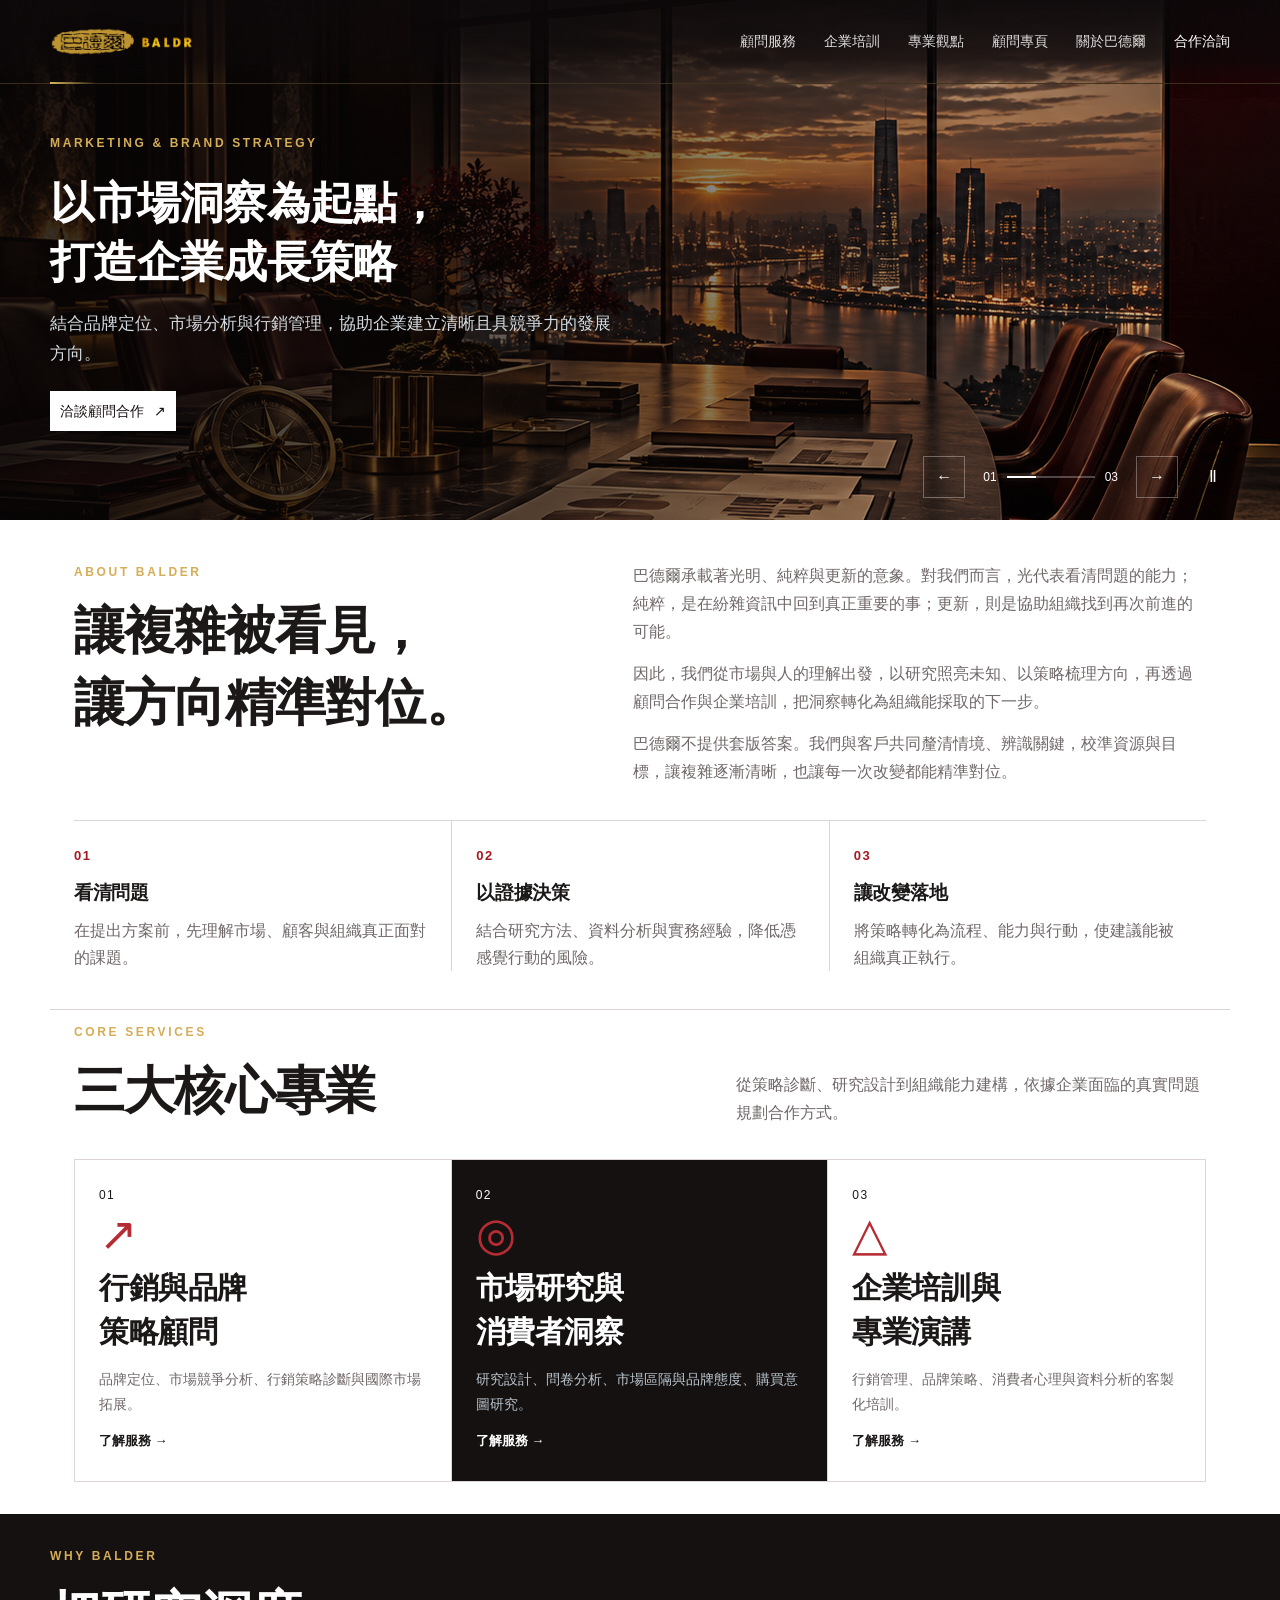
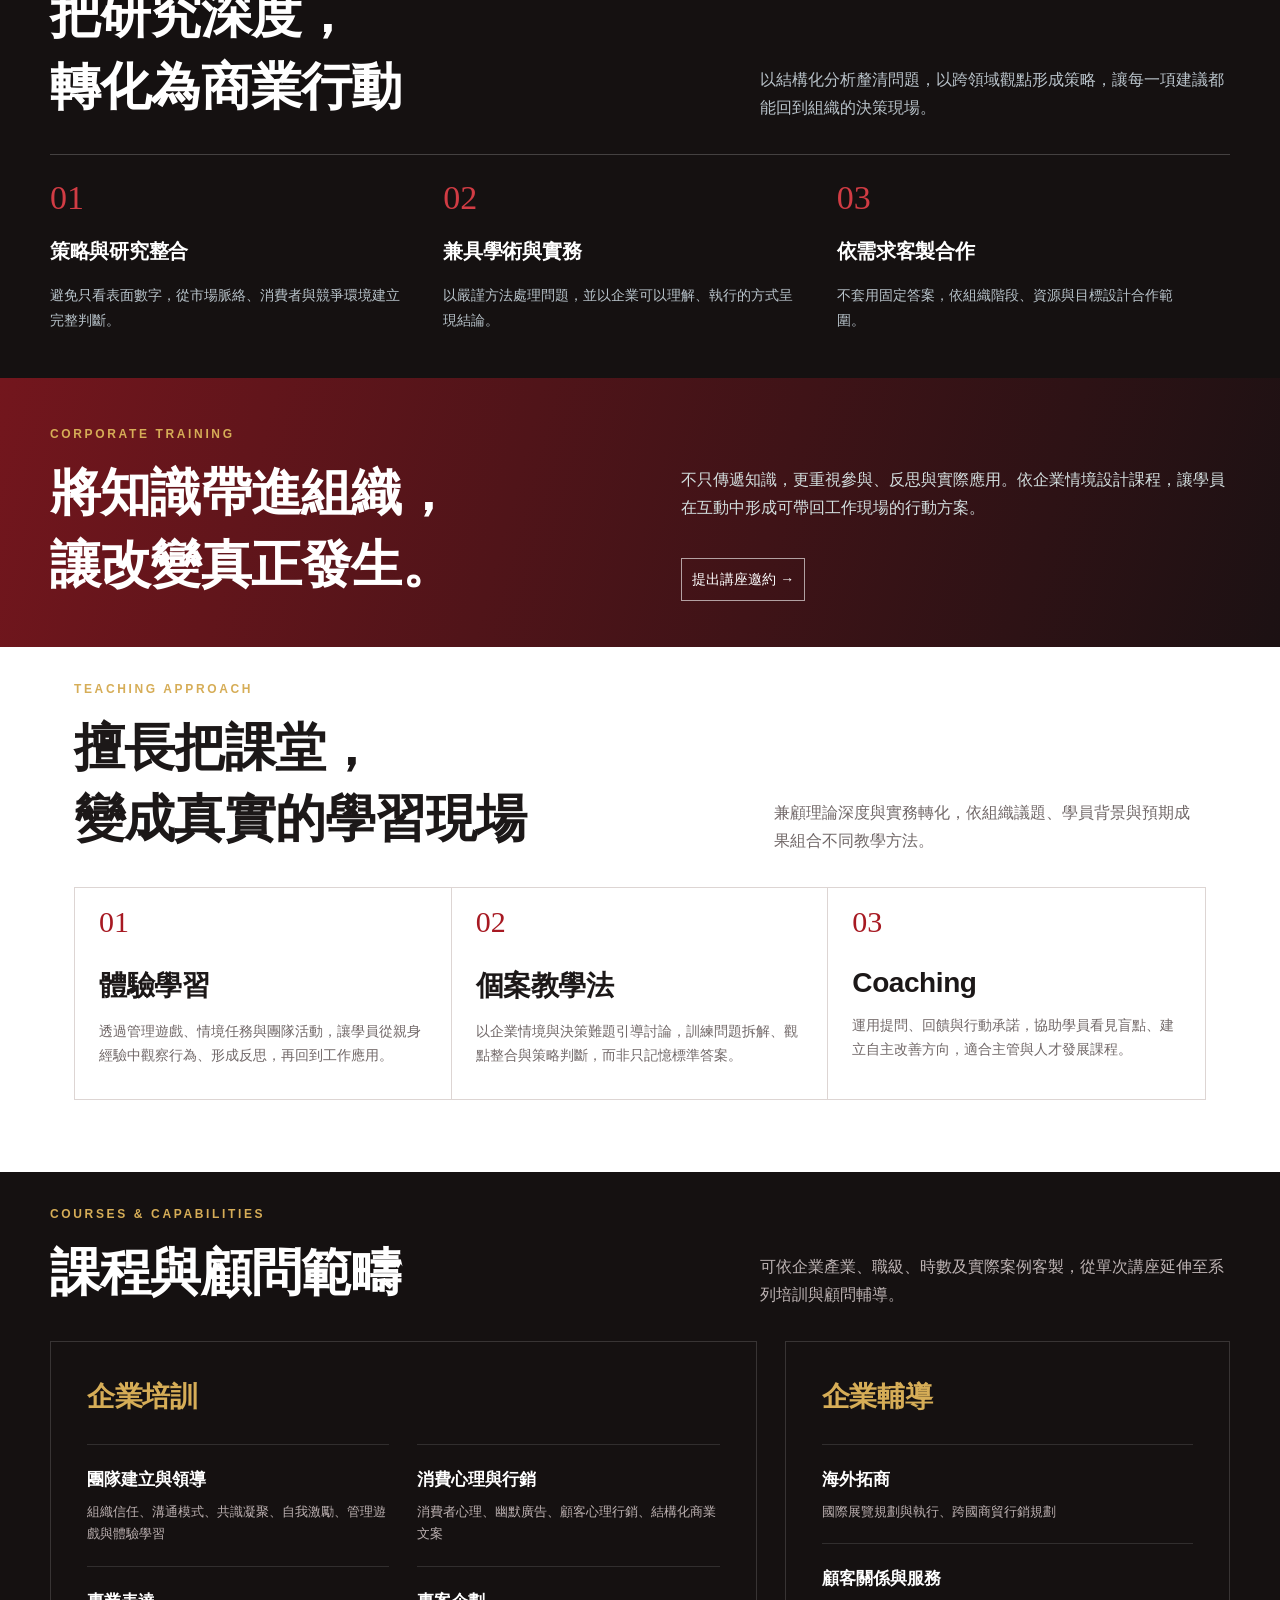
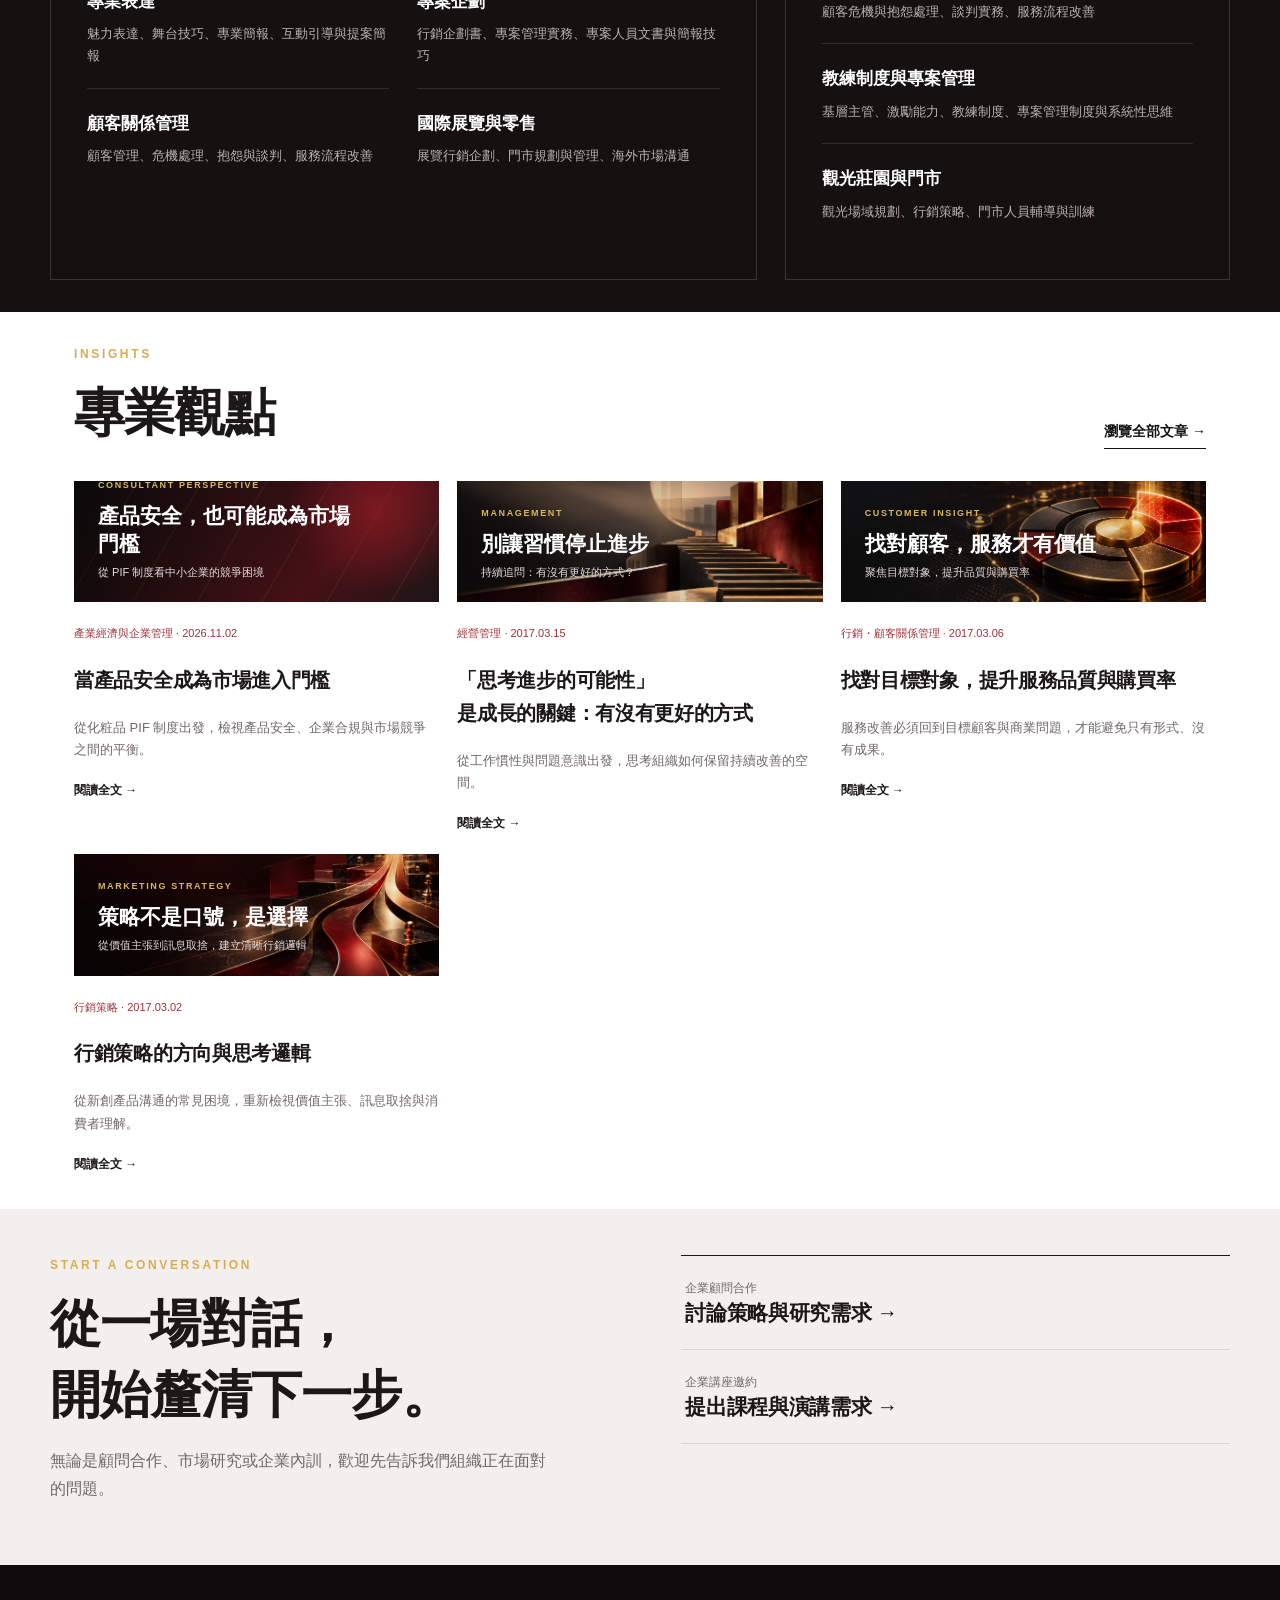
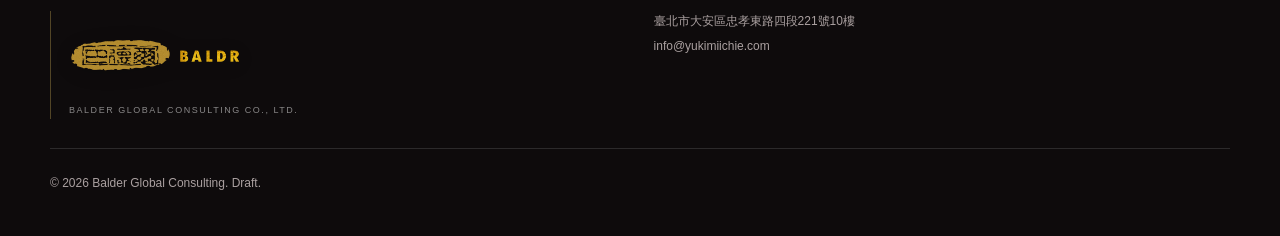
<file: index.html>
<!doctype html>
<html lang="zh-Hant">
<head>
  <meta charset="utf-8">
  <meta name="viewport" content="width=device-width, initial-scale=1">
  <meta name="description" content="巴德爾全球顧問有限公司官方網站首頁設計草稿。">
  <meta name="robots" content="noindex, nofollow">
  <title>巴德爾全球顧問｜企業策略、研究與培訓</title>
  <link rel="stylesheet" href="styles.css">
  <link rel="stylesheet" href="theme-red.css">
  <script src="app.js" defer></script>
</head>
<body>
  <a class="skip-link" href="#main">跳至主要內容</a>
  <header class="site-header" data-header>
    <a class="brand" href="#top" aria-label="巴德爾全球顧問首頁">
      <img class="brand-original" src="assets/brand/baldr-extracted-hollow-horizontal-v7.png?v=20261031-final" alt="巴德爾 BALDR 全球顧問">
    </a>
    <nav id="site-nav" class="site-nav" aria-label="主要導覽">
      <a href="#services">顧問服務</a><a href="#training">企業培訓</a><a href="insights.html">專業觀點</a><a href="consultant.html">顧問專頁</a><a href="#about">關於巴德爾</a>
      <a class="nav-cta" href="#contact">合作洽詢</a>
    </nav>
  </header>

  <main id="main">
    <section id="top" class="hero" aria-label="重點服務輪播" data-carousel>
      <article class="slide is-active slide-strategy" data-slide aria-hidden="false">
        <div class="slide-art" role="img" aria-label="企業策略空間、城市景觀與策略文件"></div>
        <div class="slide-content"><p class="eyebrow">MARKETING &amp; BRAND STRATEGY</p><h1>以市場洞察為起點，<br>打造企業成長策略</h1><p>結合品牌定位、市場分析與行銷管理，協助企業建立清晰且具競爭力的發展方向。</p><a class="button button-primary" href="#contact">洽談顧問合作 <span aria-hidden="true">↗</span></a></div>
      </article>
      <article class="slide slide-research" data-slide aria-hidden="true">
        <div class="slide-art" role="img" aria-label="市場研究資料、分析圖表與全球洞察裝置"></div>
        <div class="slide-content"><p class="eyebrow">MARKET RESEARCH &amp; INSIGHT</p><h2>理解消費者，<br>讓每一次決策更有依據</h2><p>透過市場調查、消費者行為研究及資料分析，協助企業掌握市場機會。</p><a class="button button-primary" href="#services">探索研究服務 <span aria-hidden="true">↗</span></a></div>
      </article>
      <article class="slide slide-training" data-slide aria-hidden="true">
        <div class="slide-art" role="img" aria-label="企業培訓講堂、講台與專業知識物件"></div>
        <div class="slide-content"><p class="eyebrow">CORPORATE TRAINING</p><h2>讓專業知識，<br>轉化為組織成長的力量</h2><p>提供行銷管理、品牌策略、消費者心理等企業內訓與專題演講服務。</p><a class="button button-primary" href="#contact">邀請企業講課 <span aria-hidden="true">↗</span></a></div>
      </article>
      <div class="carousel-controls">
        <button type="button" data-prev aria-label="上一張 Banner">←</button>
        <div class="carousel-status"><span data-current>01</span><span class="status-line"><i data-progress></i></span><span>03</span></div>
        <button type="button" data-next aria-label="下一張 Banner">→</button>
        <button class="pause" type="button" data-pause aria-label="暫停輪播">Ⅱ</button>
      </div>
    </section>

    <section class="about-balder section" id="about">
      <div class="about-story">
        <div>
          <p class="section-kicker">ABOUT BALDER</p>
          <h2>讓複雜被看見，<br>讓方向精準對位。</h2>
        </div>
        <div class="about-story-copy">
          <p>巴德爾承載著光明、純粹與更新的意象。對我們而言，光代表看清問題的能力；純粹，是在紛雜資訊中回到真正重要的事；更新，則是協助組織找到再次前進的可能。</p>
          <p>因此，我們從市場與人的理解出發，以研究照亮未知、以策略梳理方向，再透過顧問合作與企業培訓，把洞察轉化為組織能採取的下一步。</p>
          <p>巴德爾不提供套版答案。我們與客戶共同釐清情境、辨識關鍵，校準資源與目標，讓複雜逐漸清晰，也讓每一次改變都能精準對位。</p>
        </div>
      </div>
      <div class="about-values" aria-label="巴德爾企業理念">
        <article><span>01</span><h3>看清問題</h3><p>在提出方案前，先理解市場、顧客與組織真正面對的課題。</p></article>
        <article><span>02</span><h3>以證據決策</h3><p>結合研究方法、資料分析與實務經驗，降低憑感覺行動的風險。</p></article>
        <article><span>03</span><h3>讓改變落地</h3><p>將策略轉化為流程、能力與行動，使建議能被組織真正執行。</p></article>
      </div>
    </section>

    <section id="services" class="section services">
      <div class="section-head"><div><p class="section-kicker">CORE SERVICES</p><h2>三大核心專業</h2></div><p>從策略診斷、研究設計到組織能力建構，依據企業面臨的真實問題規劃合作方式。</p></div>
      <div class="service-grid">
        <article class="service-card"><span>01</span><div class="service-icon" aria-hidden="true">↗</div><h3>行銷與品牌<br>策略顧問</h3><p>品牌定位、市場競爭分析、行銷策略診斷與國際市場拓展。</p><a href="#contact" aria-label="了解行銷與品牌策略顧問">了解服務 →</a></article>
        <article class="service-card featured"><span>02</span><div class="service-icon" aria-hidden="true">◎</div><h3>市場研究與<br>消費者洞察</h3><p>研究設計、問卷分析、市場區隔與品牌態度、購買意圖研究。</p><a href="#contact" aria-label="了解市場研究與消費者洞察">了解服務 →</a></article>
        <article class="service-card"><span>03</span><div class="service-icon" aria-hidden="true">△</div><h3>企業培訓與<br>專業演講</h3><p>行銷管理、品牌策略、消費者心理與資料分析的客製化培訓。</p><a href="#training" aria-label="了解企業培訓與專業演講">了解服務 →</a></article>
      </div>
    </section>

    <section class="advantage section dark-section">
      <div class="section-head"><div><p class="section-kicker">WHY BALDER</p><h2>把研究深度，轉化為商業行動</h2></div><p>以結構化分析釐清問題，以跨領域觀點形成策略，讓每一項建議都能回到組織的決策現場。</p></div>
      <div class="advantage-grid"><div><strong>01</strong><h3>策略與研究整合</h3><p>避免只看表面數字，從市場脈絡、消費者與競爭環境建立完整判斷。</p></div><div><strong>02</strong><h3>兼具學術與實務</h3><p>以嚴謹方法處理問題，並以企業可以理解、執行的方式呈現結論。</p></div><div><strong>03</strong><h3>依需求客製合作</h3><p>不套用固定答案，依組織階段、資源與目標設計合作範圍。</p></div></div>
    </section>

    <section id="training" class="training-banner">
      <div><p class="section-kicker">CORPORATE TRAINING</p><h2>將知識帶進組織，<br>讓改變真正發生。</h2></div>
      <div><p>不只傳遞知識，更重視參與、反思與實際應用。依企業情境設計課程，讓學員在互動中形成可帶回工作現場的行動方案。</p><a class="button button-light" href="#contact">提出講座邀約 →</a></div>
    </section>

    <section class="section teaching-methods">
      <div class="section-head"><div><p class="section-kicker">TEACHING APPROACH</p><h2>擅長把課堂，變成真實的學習現場</h2></div><p>兼顧理論深度與實務轉化，依組織議題、學員背景與預期成果組合不同教學方法。</p></div>
      <div class="method-grid">
        <article><span>01</span><h3>體驗學習</h3><p>透過管理遊戲、情境任務與團隊活動，讓學員從親身經驗中觀察行為、形成反思，再回到工作應用。</p></article>
        <article><span>02</span><h3>個案教學法</h3><p>以企業情境與決策難題引導討論，訓練問題拆解、觀點整合與策略判斷，而非只記憶標準答案。</p></article>
        <article><span>03</span><h3>Coaching</h3><p>運用提問、回饋與行動承諾，協助學員看見盲點、建立自主改善方向，適合主管與人才發展課程。</p></article>
      </div>
    </section>

    <section class="section course-scope">
      <div class="section-head"><div><p class="section-kicker">COURSES &amp; CAPABILITIES</p><h2>課程與顧問範疇</h2></div><p>可依企業產業、職級、時數及實際案例客製，從單次講座延伸至系列培訓與顧問輔導。</p></div>
      <div class="scope-layout">
        <div><h3>企業培訓</h3><div class="scope-list">
          <article><b>團隊建立與領導</b><p>組織信任、溝通模式、共識凝聚、自我激勵、管理遊戲與體驗學習</p></article>
          <article><b>消費心理與行銷</b><p>消費者心理、幽默廣告、顧客心理行銷、結構化商業文案</p></article>
          <article><b>專業表達</b><p>魅力表達、舞台技巧、專業簡報、互動引導與提案簡報</p></article>
          <article><b>專案企劃</b><p>行銷企劃書、專案管理實務、專案人員文書與簡報技巧</p></article>
          <article><b>顧客關係管理</b><p>顧客管理、危機處理、抱怨與談判、服務流程改善</p></article>
          <article><b>國際展覽與零售</b><p>展覽行銷企劃、門市規劃與管理、海外市場溝通</p></article>
        </div></div>
        <div class="consulting-scope"><h3>企業輔導</h3><div class="scope-list">
          <article><b>海外拓商</b><p>國際展覽規劃與執行、跨國商貿行銷規劃</p></article>
          <article><b>顧客關係與服務</b><p>顧客危機與抱怨處理、談判實務、服務流程改善</p></article>
          <article><b>教練制度與專案管理</b><p>基層主管、激勵能力、教練制度、專案管理制度與系統性思維</p></article>
          <article><b>觀光莊園與門市</b><p>觀光場域規劃、行銷策略、門市人員輔導與訓練</p></article>
        </div></div>
      </div>
    </section>

    <section id="insights" class="section insights">
      <div class="section-head"><div><p class="section-kicker">INSIGHTS</p><h2>專業觀點</h2></div><a class="text-link" href="insights.html">瀏覽全部文章 →</a></div>
      <div class="article-grid">
        <article><div class="article-visual pif"><div class="article-cover-copy"><span>CONSULTANT PERSPECTIVE</span><strong>產品安全，也可能成為市場門檻</strong><small>從 PIF 制度看中小企業的競爭困境</small></div></div><p class="meta">產業經濟與企業管理 · 2026.11.02</p><h3>當產品安全成為市場進入門檻</h3><p class="article-summary">從化粧品 PIF 制度出發，檢視產品安全、企業合規與市場競爭之間的平衡。</p><a href="articles/cosmetics-pif-market-entry.html" aria-label="閱讀當產品安全成為市場進入門檻全文">閱讀全文 →</a></article>
        <article><div class="article-visual one"><img src="assets/insights/continuous-improvement-v1.png" alt="階梯向上延伸，象徵持續改善與組織成長"><div class="article-cover-copy"><span>MANAGEMENT</span><strong>別讓習慣停止進步</strong><small>持續追問：有沒有更好的方式？</small></div></div><p class="meta">經營管理 · 2017.03.15</p><h3>「思考進步的可能性」是成長的關鍵：有沒有更好的方式</h3><p class="article-summary">從工作慣性與問題意識出發，思考組織如何保留持續改善的空間。</p><a href="articles/continuous-improvement.html" aria-label="閱讀思考進步的可能性全文">閱讀全文 →</a></article>
        <article><div class="article-visual two"><img src="assets/insights/target-customer-v1.png" alt="目標客群分析圖，象徵顧客區隔與服務品質提升"><div class="article-cover-copy"><span>CUSTOMER INSIGHT</span><strong>找對顧客，服務才有價值</strong><small>聚焦目標對象，提升品質與購買率</small></div></div><p class="meta">行銷・顧客關係管理 · 2017.03.06</p><h3>找對目標對象，提升服務品質與購買率</h3><p class="article-summary">服務改善必須回到目標顧客與商業問題，才能避免只有形式、沒有成果。</p><a href="articles/target-customer.html" aria-label="閱讀找對目標對象全文">閱讀全文 →</a></article>
        <article><div class="article-visual three"><img src="assets/insights/marketing-logic-v1.png" alt="策略路徑匯聚成明確方向，象徵行銷決策與選擇"><div class="article-cover-copy"><span>MARKETING STRATEGY</span><strong>策略不是口號，是選擇</strong><small>從價值主張到訊息取捨，建立清晰行銷邏輯</small></div></div><p class="meta">行銷策略 · 2017.03.02</p><h3>行銷策略的方向與思考邏輯</h3><p class="article-summary">從新創產品溝通的常見困境，重新檢視價值主張、訊息取捨與消費者理解。</p><a href="articles/marketing-logic.html" aria-label="閱讀行銷策略的方向與思考邏輯全文">閱讀全文 →</a></article>
      </div>
    </section>

    <section id="contact" class="contact-section">
      <div><p class="section-kicker">START A CONVERSATION</p><h2>從一場對話，<br>開始釐清下一步。</h2><p>無論是顧問合作、市場研究或企業內訓，歡迎先告訴我們組織正在面對的問題。</p></div>
      <div class="contact-actions"><a href="mailto:info@yukimiichie.com?subject=企業顧問合作洽詢"><span>企業顧問合作</span><b>討論策略與研究需求 →</b></a><a href="mailto:info@yukimiichie.com?subject=企業講座邀約"><span>企業講座邀約</span><b>提出課程與演講需求 →</b></a></div>
    </section>
  </main>

  <footer class="site-footer"><div class="footer-brand"><img class="footer-original" src="assets/brand/baldr-extracted-hollow-horizontal-v7.png?v=20261031-final" alt="巴德爾 BALDR 全球顧問"><small>BALDER GLOBAL CONSULTING CO., LTD.</small></div><div><p>臺北市大安區忠孝東路四段221號10樓</p><p><a href="mailto:info@yukimiichie.com">info@yukimiichie.com</a></p></div><p class="copyright">© <span data-year></span> Balder Global Consulting. Draft.</p></footer>
</body>
</html>
</file>
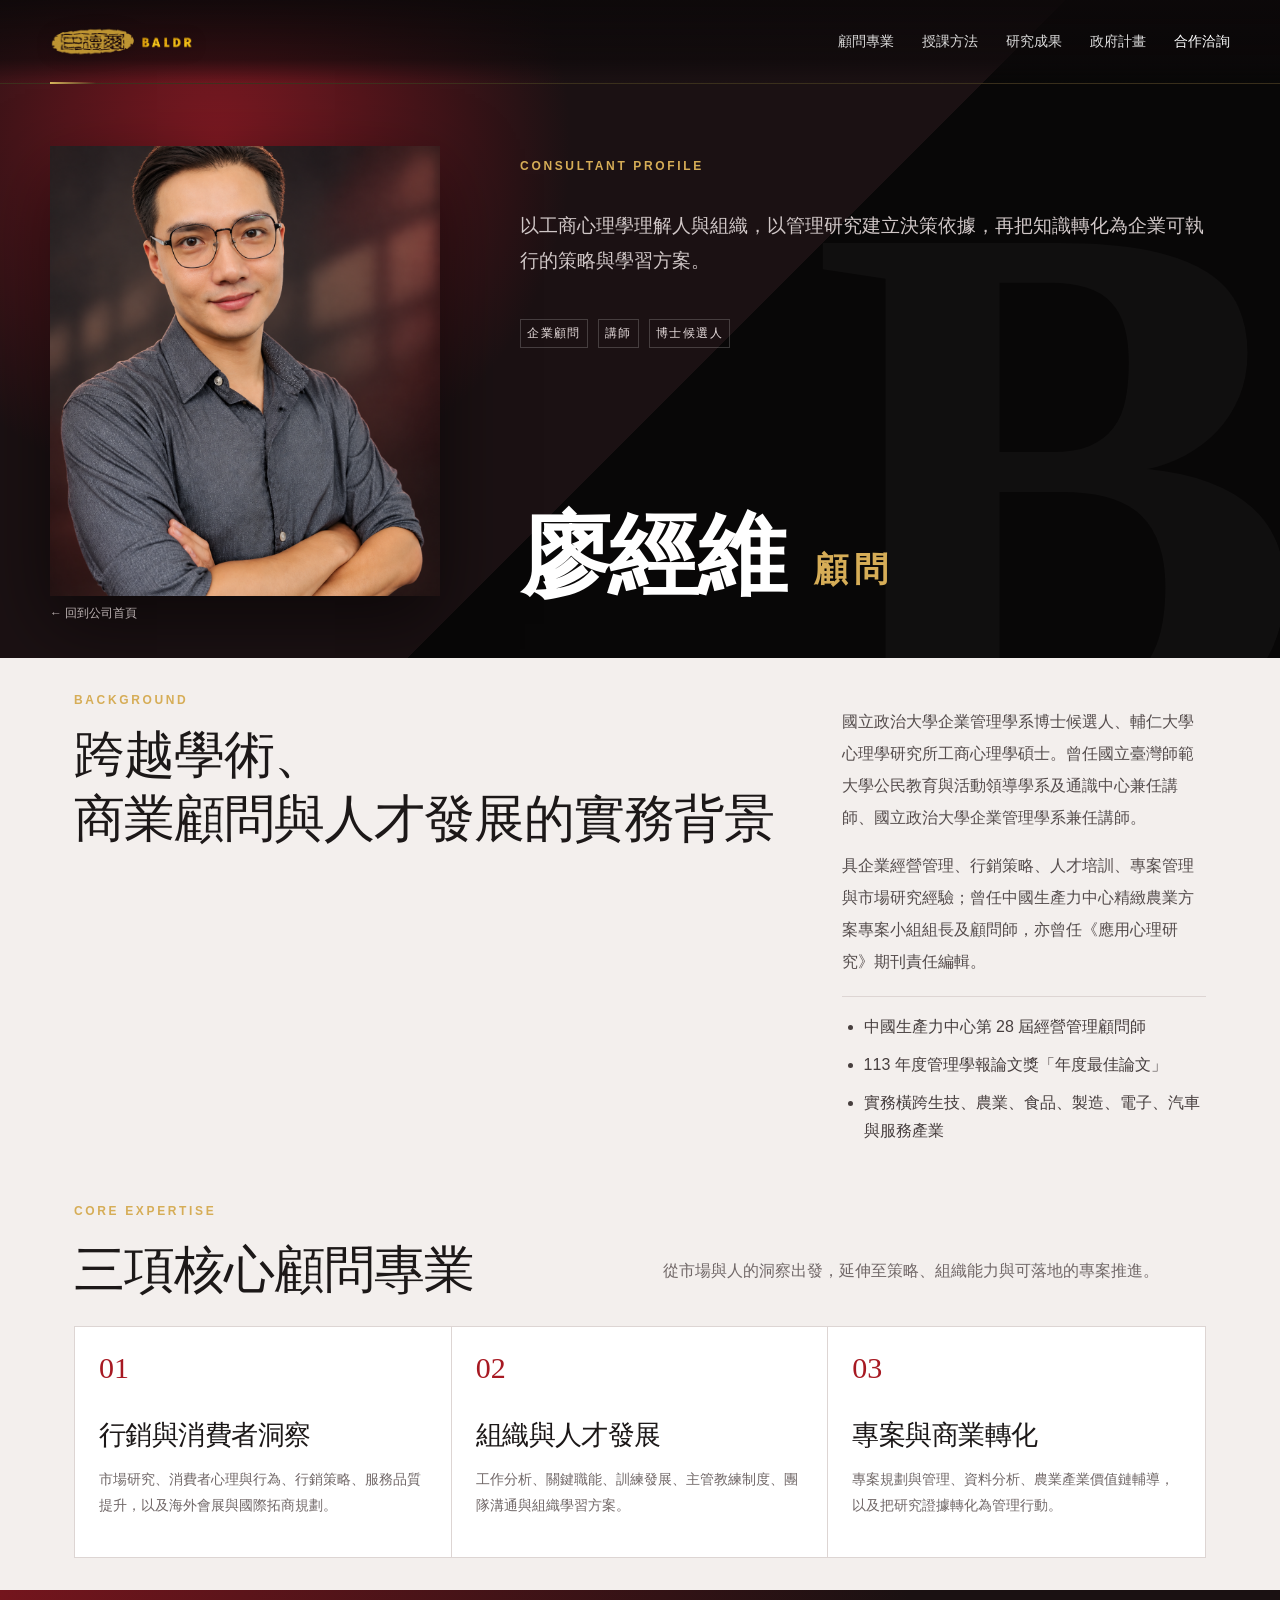
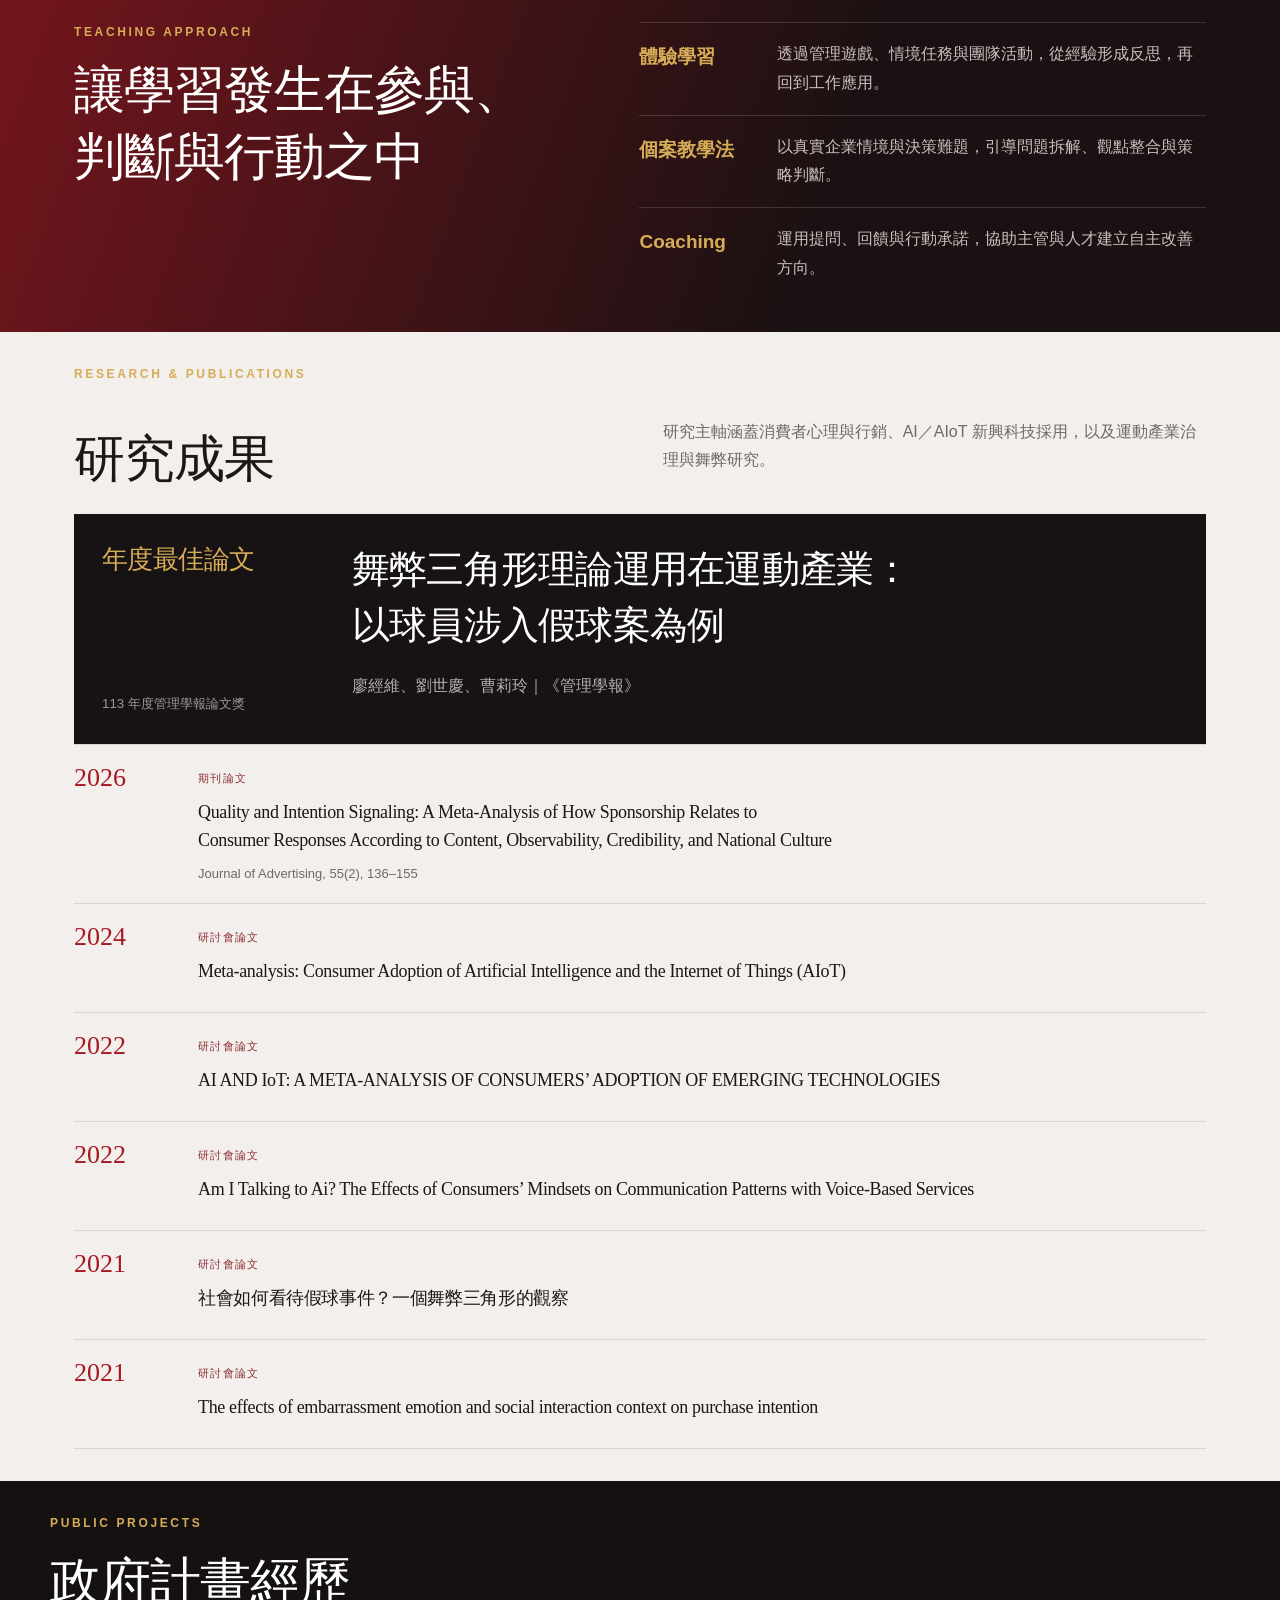
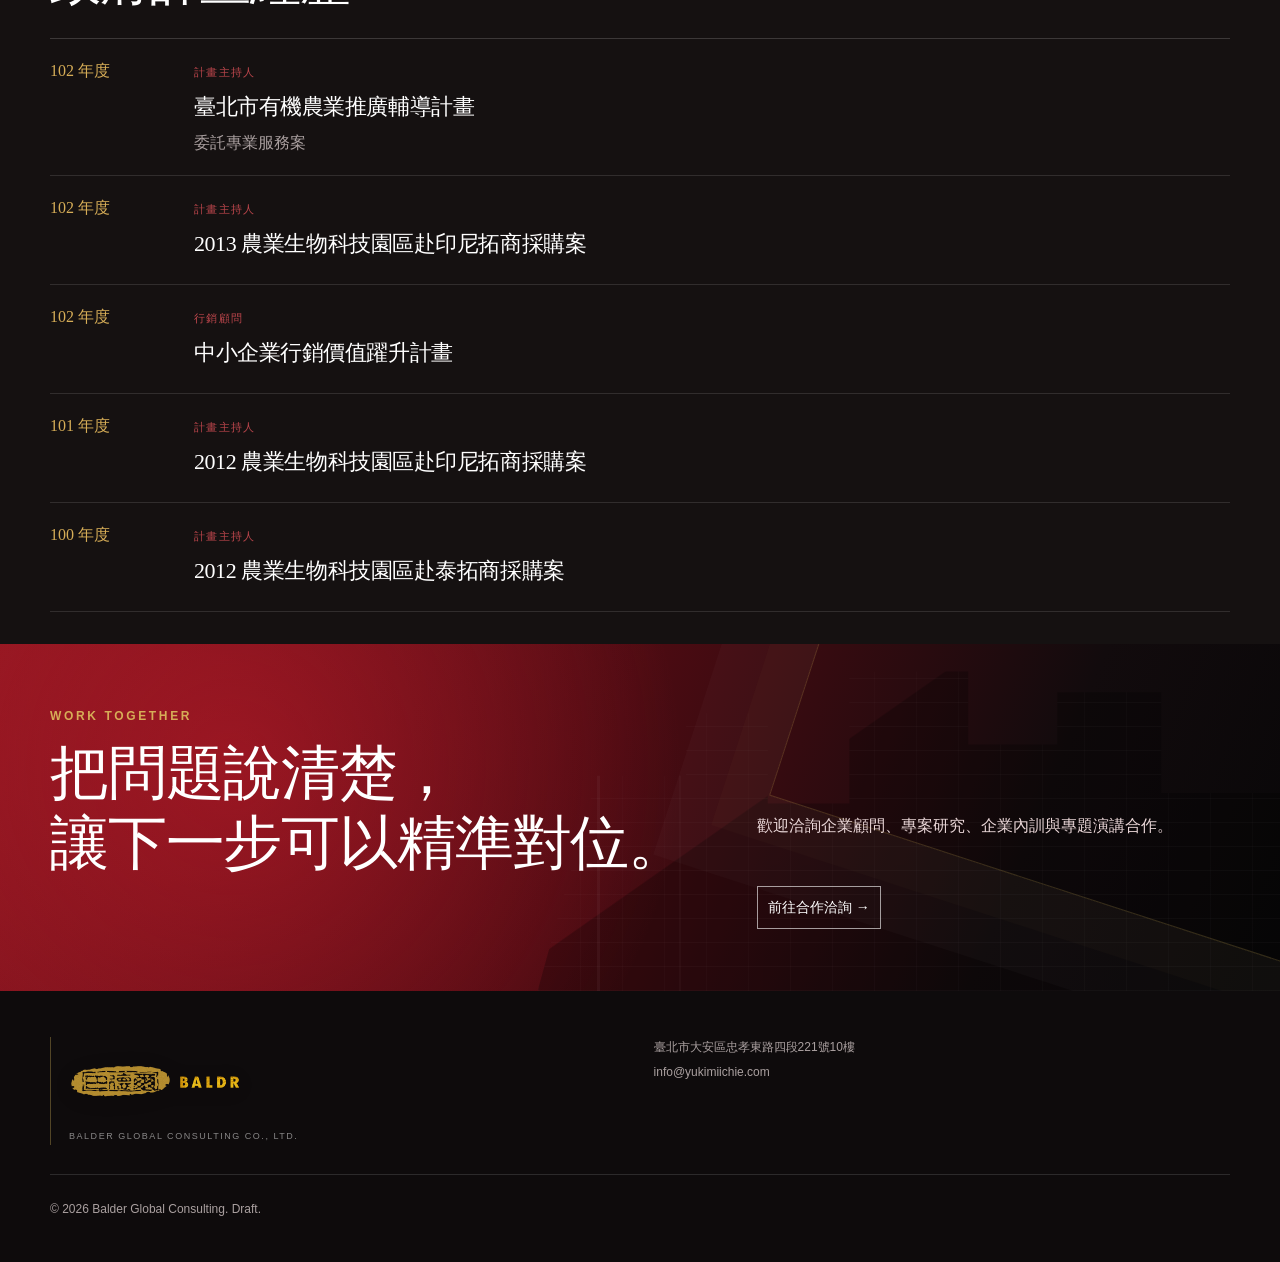
<file: consultant.html>
<!doctype html>
<html lang="zh-Hant">
<head>
  <meta charset="utf-8">
  <meta name="viewport" content="width=device-width, initial-scale=1">
  <meta name="description" content="巴德爾全球顧問廖經維顧問的專業背景、研究成果、企業輔導與政府計畫經歷。">
  <meta name="robots" content="noindex, nofollow">
  <title>廖經維顧問｜巴德爾全球顧問</title>
  <link rel="stylesheet" href="styles.css">
  <link rel="stylesheet" href="theme-red.css">
  <link rel="stylesheet" href="consultant.css">
  <script src="app.js" defer></script>
</head>
<body class="profile-page">
  <a class="skip-link" href="#main">跳至主要內容</a>
  <header class="site-header is-scrolled" data-header>
    <a class="brand" href="index.html#top" aria-label="巴德爾全球顧問首頁">
      <img class="brand-original" src="assets/brand/baldr-extracted-hollow-horizontal-v7.png?v=20261031-final" alt="巴德爾 BALDR 全球顧問">
    </a>
    <nav id="site-nav" class="site-nav" aria-label="主要導覽">
      <a href="#expertise">顧問專業</a><a href="#teaching">授課方法</a><a href="#research">研究成果</a><a href="#government">政府計畫</a>
      <a class="nav-cta" href="index.html#contact">合作洽詢</a>
    </nav>
  </header>

  <main id="main">
    <section class="profile-hero">
      <div class="profile-hero-photo">
        <img src="assets/consultants/liao-studio-v3.png" alt="廖經維顧問">
      </div>
      <div class="profile-hero-copy">
        <p class="section-kicker">CONSULTANT PROFILE</p>
        <p class="profile-lead">以工商心理學理解人與組織，以管理研究建立決策依據，再把知識轉化為企業可執行的策略與學習方案。</p>
        <div class="profile-tags"><span>企業顧問</span><span>講師</span><span>博士候選人</span></div>
        <h1>廖經維 <span>顧問</span></h1>
      </div>
      <a class="profile-back" href="index.html">← 回到公司首頁</a>
    </section>

    <section class="profile-intro section">
      <div><p class="section-kicker">BACKGROUND</p><h2>跨越學術、商業顧問與人才發展的實務背景</h2></div>
      <div class="profile-intro-copy">
        <p>國立政治大學企業管理學系博士候選人、輔仁大學心理學研究所工商心理學碩士。曾任國立臺灣師範大學公民教育與活動領導學系及通識中心兼任講師、國立政治大學企業管理學系兼任講師。</p>
        <p>具企業經營管理、行銷策略、人才培訓、專案管理與市場研究經驗；曾任中國生產力中心精緻農業方案專案小組組長及顧問師，亦曾任《應用心理研究》期刊責任編輯。</p>
        <ul class="profile-facts"><li>中國生產力中心第 28 屆經營管理顧問師</li><li>113 年度管理學報論文獎「年度最佳論文」</li><li>實務橫跨生技、農業、食品、製造、電子、汽車與服務產業</li></ul>
      </div>
    </section>

    <section id="expertise" class="profile-expertise section">
      <div class="profile-section-head"><p class="section-kicker">CORE EXPERTISE</p><h2>三項核心顧問專業</h2><p>從市場與人的洞察出發，延伸至策略、組織能力與可落地的專案推進。</p></div>
      <div class="profile-card-grid">
        <article><span>01</span><h3>行銷與消費者洞察</h3><p>市場研究、消費者心理與行為、行銷策略、服務品質提升，以及海外會展與國際拓商規劃。</p></article>
        <article><span>02</span><h3>組織與人才發展</h3><p>工作分析、關鍵職能、訓練發展、主管教練制度、團隊溝通與組織學習方案。</p></article>
        <article><span>03</span><h3>專案與商業轉化</h3><p>專案規劃與管理、資料分析、農業產業價值鏈輔導，以及把研究證據轉化為管理行動。</p></article>
      </div>
    </section>

    <section id="teaching" class="profile-teaching">
      <div class="section profile-teaching-inner">
        <div><p class="section-kicker">TEACHING APPROACH</p><h2>讓學習發生在參與、判斷與行動之中</h2></div>
        <div class="profile-methods">
          <article><b>體驗學習</b><p>透過管理遊戲、情境任務與團隊活動，從經驗形成反思，再回到工作應用。</p></article>
          <article><b>個案教學法</b><p>以真實企業情境與決策難題，引導問題拆解、觀點整合與策略判斷。</p></article>
          <article><b>Coaching</b><p>運用提問、回饋與行動承諾，協助主管與人才建立自主改善方向。</p></article>
        </div>
      </div>
    </section>

    <section id="research" class="profile-research section">
      <div class="profile-section-head"><p class="section-kicker">RESEARCH &amp; PUBLICATIONS</p><h2>研究成果</h2><p>研究主軸涵蓋消費者心理與行銷、AI／AIoT 新興科技採用，以及運動產業治理與舞弊研究。</p></div>
      <article class="award-paper"><div><span>年度最佳論文</span><small>113 年度管理學報論文獎</small></div><div><h3>舞弊三角形理論運用在運動產業：以球員涉入假球案為例</h3><p>廖經維、劉世慶、曹莉玲｜《管理學報》</p></div></article>
      <div class="publication-list">
        <article><time>2026</time><div><span>期刊論文</span><h3>Quality and Intention Signaling: A Meta-Analysis of How Sponsorship Relates to Consumer Responses According to Content, Observability, Credibility, and National Culture</h3><p>Journal of Advertising, 55(2), 136–155</p></div></article>
        <article><time>2024</time><div><span>研討會論文</span><h3>Meta-analysis: Consumer Adoption of Artificial Intelligence and the Internet of Things (AIoT)</h3></div></article>
        <article><time>2022</time><div><span>研討會論文</span><h3>AI AND IoT: A META-ANALYSIS OF CONSUMERS’ ADOPTION OF EMERGING TECHNOLOGIES</h3></div></article>
        <article><time>2022</time><div><span>研討會論文</span><h3>Am I Talking to Ai? The Effects of Consumers’ Mindsets on Communication Patterns with Voice-Based Services</h3></div></article>
        <article><time>2021</time><div><span>研討會論文</span><h3>社會如何看待假球事件？一個舞弊三角形的觀察</h3></div></article>
        <article><time>2021</time><div><span>研討會論文</span><h3>The effects of embarrassment emotion and social interaction context on purchase intention</h3></div></article>
      </div>
    </section>

    <section id="government" class="profile-government section">
      <div class="profile-section-head"><p class="section-kicker">PUBLIC PROJECTS</p><h2>政府計畫經歷</h2></div>
      <div class="project-timeline">
        <article><time>102 年度</time><div><span>計畫主持人</span><h3>臺北市有機農業推廣輔導計畫</h3><p>委託專業服務案</p></div></article>
        <article><time>102 年度</time><div><span>計畫主持人</span><h3>2013 農業生物科技園區赴印尼拓商採購案</h3></div></article>
        <article><time>102 年度</time><div><span>行銷顧問</span><h3>中小企業行銷價值躍升計畫</h3></div></article>
        <article><time>101 年度</time><div><span>計畫主持人</span><h3>2012 農業生物科技園區赴印尼拓商採購案</h3></div></article>
        <article><time>100 年度</time><div><span>計畫主持人</span><h3>2012 農業生物科技園區赴泰拓商採購案</h3></div></article>
      </div>
    </section>

    <section class="profile-cta">
      <div><p class="section-kicker">WORK TOGETHER</p><h2>把問題說清楚，<br>讓下一步可以精準對位。</h2></div>
      <div><p>歡迎洽詢企業顧問、專案研究、企業內訓與專題演講合作。</p><a class="button button-light" href="index.html#contact">前往合作洽詢 →</a></div>
    </section>
  </main>

  <footer class="site-footer"><div class="footer-brand"><img class="footer-original" src="assets/brand/baldr-extracted-hollow-horizontal-v7.png?v=20261031-final" alt="巴德爾 BALDR 全球顧問"><small>BALDER GLOBAL CONSULTING CO., LTD.</small></div><div><p>臺北市大安區忠孝東路四段221號10樓</p><p><a href="mailto:info@yukimiichie.com">info@yukimiichie.com</a></p></div><p class="copyright">© <span data-year></span> Balder Global Consulting. Draft.</p></footer>
</body>
</html>
</file>
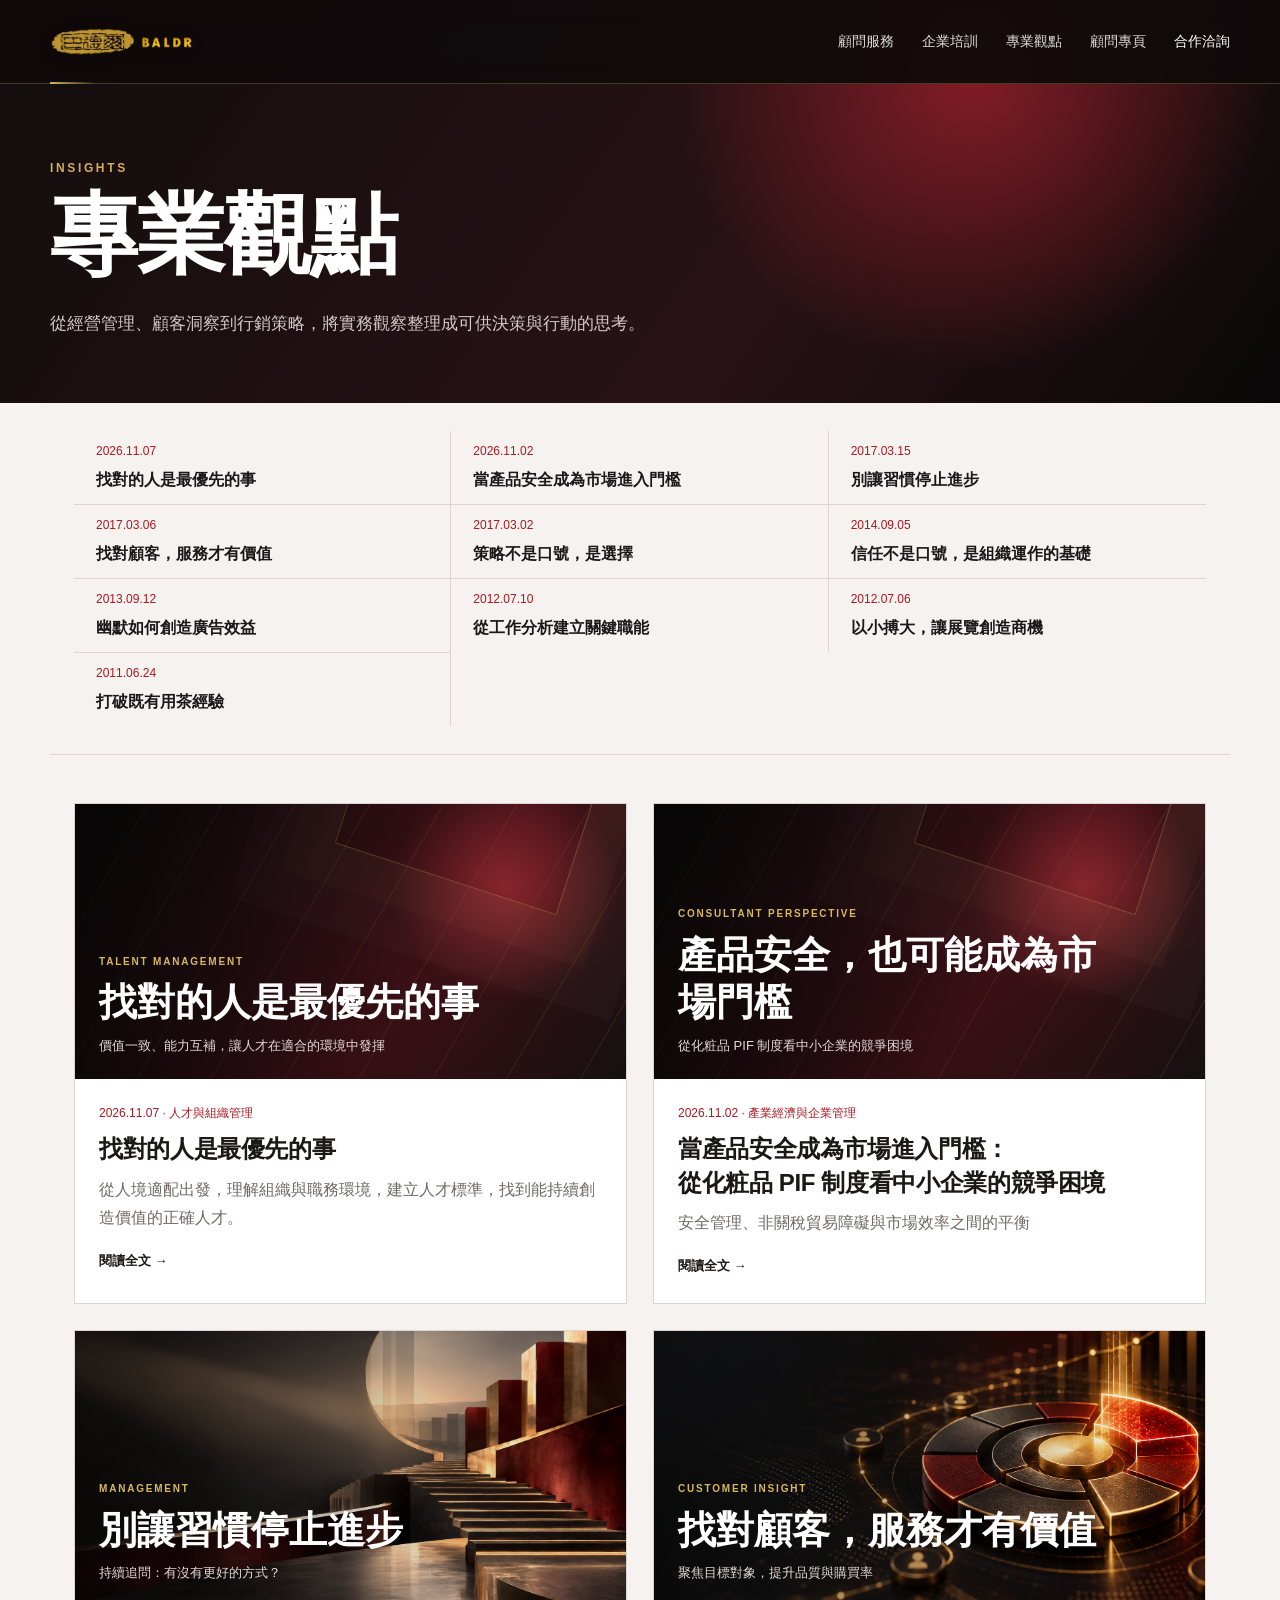
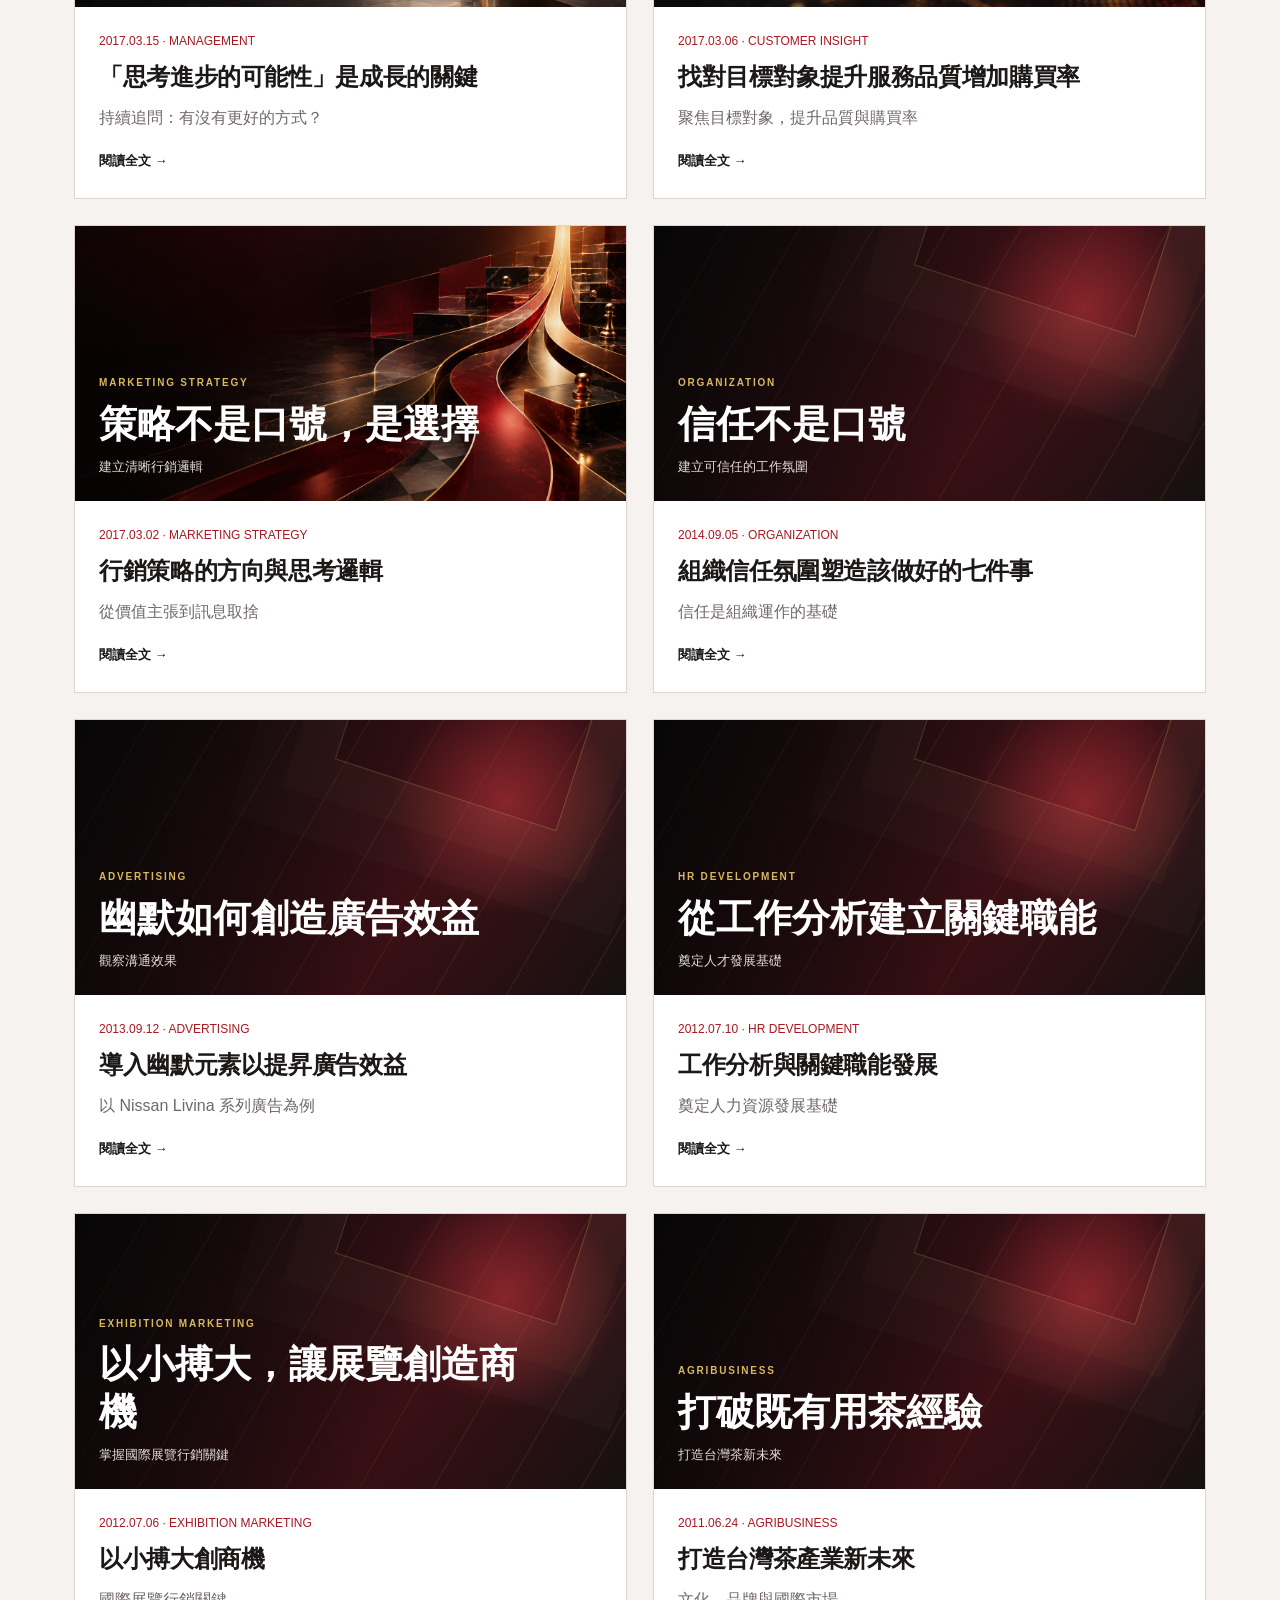
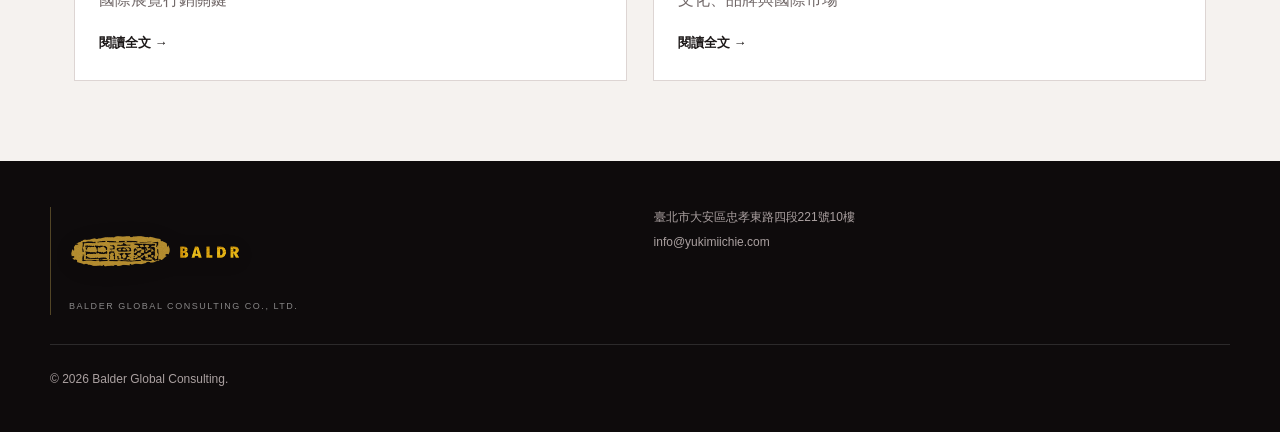
<file: insights.html>
<!doctype html><html lang="zh-Hant"><head><meta charset="utf-8"><meta name="viewport" content="width=device-width,initial-scale=1"><meta name="description" content="巴德爾全球顧問專業觀點"><title>專業觀點｜巴德爾全球顧問</title><link rel="stylesheet" href="styles.css"><link rel="stylesheet" href="theme-red.css"><link rel="stylesheet" href="insights.css"></head><body class="insights-page">
<header class="site-header is-scrolled"><a class="brand" href="index.html" aria-label="巴德爾全球顧問首頁"><img class="brand-original" src="assets/brand/baldr-extracted-hollow-horizontal-v7.png?v=20261031-final" alt="巴德爾 BALDR 全球顧問"></a><nav class="site-nav" aria-label="主要導覽"><a href="index.html#services">顧問服務</a><a href="index.html#training">企業培訓</a><a href="insights.html">專業觀點</a><a href="consultant.html">顧問專頁</a><a class="nav-cta" href="index.html#contact">合作洽詢</a></nav></header>
<main><section class="insights-hero"><p class="section-kicker">INSIGHTS</p><h1>專業觀點</h1><p>從經營管理、顧客洞察到行銷策略，將實務觀察整理成可供決策與行動的思考。</p></section>
<nav class="article-index" aria-label="文章目錄">
<a href="articles/right-people-person-environment-fit.html"><time datetime="2026-11-07">2026.11.07</time><span>找對的人是最優先的事</span></a>
<a href="articles/cosmetics-pif-market-entry.html"><time>2026.11.02</time><span>當產品安全成為市場進入門檻</span></a>
<a href="articles/continuous-improvement.html"><time>2017.03.15</time><span>別讓習慣停止進步</span></a><a href="articles/target-customer.html"><time>2017.03.06</time><span>找對顧客，服務才有價值</span></a><a href="articles/marketing-logic.html"><time>2017.03.02</time><span>策略不是口號，是選擇</span></a><a href="articles/organizational-trust.html"><time>2014.09.05</time><span>信任不是口號，是組織運作的基礎</span></a><a href="articles/humor-advertising.html"><time>2013.09.12</time><span>幽默如何創造廣告效益</span></a><a href="articles/hr-competency.html"><time>2012.07.10</time><span>從工作分析建立關鍵職能</span></a><a href="articles/exhibition-marketing.html"><time>2012.07.06</time><span>以小搏大，讓展覽創造商機</span></a><a href="articles/taiwan-tea.html"><time>2011.06.24</time><span>打破既有用茶經驗</span></a></nav>
<section class="insight-list">
<article class="insight-list-card"><a href="articles/right-people-person-environment-fit.html"><div class="insight-cover mkc-cover"><div><span>TALENT MANAGEMENT</span><strong>找對的人是最優先的事</strong><small>價值一致、能力互補，讓人才在適合的環境中發揮</small></div></div><div class="insight-card-copy"><p>2026.11.07 · 人才與組織管理</p><h2>找對的人是最優先的事</h2><span>從人境適配出發，理解組織與職務環境，建立人才標準，找到能持續創造價值的正確人才。</span><b>閱讀全文 →</b></div></a></article>
<article class="insight-list-card"><a href="articles/cosmetics-pif-market-entry.html"><div class="insight-cover mkc-cover"><div><span>CONSULTANT PERSPECTIVE</span><strong>產品安全，也可能成為市場門檻</strong><small>從化粧品 PIF 制度看中小企業的競爭困境</small></div></div><div class="insight-card-copy"><p>2026.11.02 · 產業經濟與企業管理</p><h2>當產品安全成為市場進入門檻：從化粧品 PIF 制度看中小企業的競爭困境</h2><span>安全管理、非關稅貿易障礙與市場效率之間的平衡</span><b>閱讀全文 →</b></div></a></article>
<article class="insight-list-card"><a href="articles/continuous-improvement.html"><div class="insight-cover"><img src="assets/insights/continuous-improvement-v1.png" alt="別讓習慣停止進步文章主題視覺"><div><span>MANAGEMENT</span><strong>別讓習慣停止進步</strong><small>持續追問：有沒有更好的方式？</small></div></div><div class="insight-card-copy"><p>2017.03.15 · MANAGEMENT</p><h2>「思考進步的可能性」是成長的關鍵</h2><span>持續追問：有沒有更好的方式？</span><b>閱讀全文 →</b></div></a></article>
<article class="insight-list-card"><a href="articles/target-customer.html"><div class="insight-cover"><img src="assets/insights/target-customer-v1.png" alt="找對顧客文章主題視覺"><div><span>CUSTOMER INSIGHT</span><strong>找對顧客，服務才有價值</strong><small>聚焦目標對象，提升品質與購買率</small></div></div><div class="insight-card-copy"><p>2017.03.06 · CUSTOMER INSIGHT</p><h2>找對目標對象提升服務品質增加購買率</h2><span>聚焦目標對象，提升品質與購買率</span><b>閱讀全文 →</b></div></a></article>
<article class="insight-list-card"><a href="articles/marketing-logic.html"><div class="insight-cover"><img src="assets/insights/marketing-logic-v1.png" alt="策略文章主題視覺"><div><span>MARKETING STRATEGY</span><strong>策略不是口號，是選擇</strong><small>建立清晰行銷邏輯</small></div></div><div class="insight-card-copy"><p>2017.03.02 · MARKETING STRATEGY</p><h2>行銷策略的方向與思考邏輯</h2><span>從價值主張到訊息取捨</span><b>閱讀全文 →</b></div></a></article>
<article class="insight-list-card"><a href="articles/organizational-trust.html"><div class="insight-cover mkc-cover"><div><span>ORGANIZATION</span><strong>信任不是口號</strong><small>建立可信任的工作氛圍</small></div></div><div class="insight-card-copy"><p>2014.09.05 · ORGANIZATION</p><h2>組織信任氛圍塑造該做好的七件事</h2><span>信任是組織運作的基礎</span><b>閱讀全文 →</b></div></a></article>
<article class="insight-list-card"><a href="articles/humor-advertising.html"><div class="insight-cover mkc-cover"><div><span>ADVERTISING</span><strong>幽默如何創造廣告效益</strong><small>觀察溝通效果</small></div></div><div class="insight-card-copy"><p>2013.09.12 · ADVERTISING</p><h2>導入幽默元素以提昇廣告效益</h2><span>以 Nissan Livina 系列廣告為例</span><b>閱讀全文 →</b></div></a></article>
<article class="insight-list-card"><a href="articles/hr-competency.html"><div class="insight-cover mkc-cover"><div><span>HR DEVELOPMENT</span><strong>從工作分析建立關鍵職能</strong><small>奠定人才發展基礎</small></div></div><div class="insight-card-copy"><p>2012.07.10 · HR DEVELOPMENT</p><h2>工作分析與關鍵職能發展</h2><span>奠定人力資源發展基礎</span><b>閱讀全文 →</b></div></a></article>
<article class="insight-list-card"><a href="articles/exhibition-marketing.html"><div class="insight-cover mkc-cover"><div><span>EXHIBITION MARKETING</span><strong>以小搏大，讓展覽創造商機</strong><small>掌握國際展覽行銷關鍵</small></div></div><div class="insight-card-copy"><p>2012.07.06 · EXHIBITION MARKETING</p><h2>以小搏大創商機</h2><span>國際展覽行銷關鍵</span><b>閱讀全文 →</b></div></a></article>
<article class="insight-list-card"><a href="articles/taiwan-tea.html"><div class="insight-cover mkc-cover"><div><span>AGRIBUSINESS</span><strong>打破既有用茶經驗</strong><small>打造台灣茶新未來</small></div></div><div class="insight-card-copy"><p>2011.06.24 · AGRIBUSINESS</p><h2>打造台灣茶產業新未來</h2><span>文化、品牌與國際市場</span><b>閱讀全文 →</b></div></a></article>
</section></main>
<footer class="site-footer"><div class="footer-brand"><img class="footer-original" src="assets/brand/baldr-extracted-hollow-horizontal-v7.png?v=20261031-final" alt="巴德爾 BALDR 全球顧問"><small>BALDER GLOBAL CONSULTING CO., LTD.</small></div><div><p>臺北市大安區忠孝東路四段221號10樓</p><p><a href="mailto:info@yukimiichie.com">info@yukimiichie.com</a></p></div><p class="copyright">© 2026 Balder Global Consulting.</p></footer></body></html>
</file>
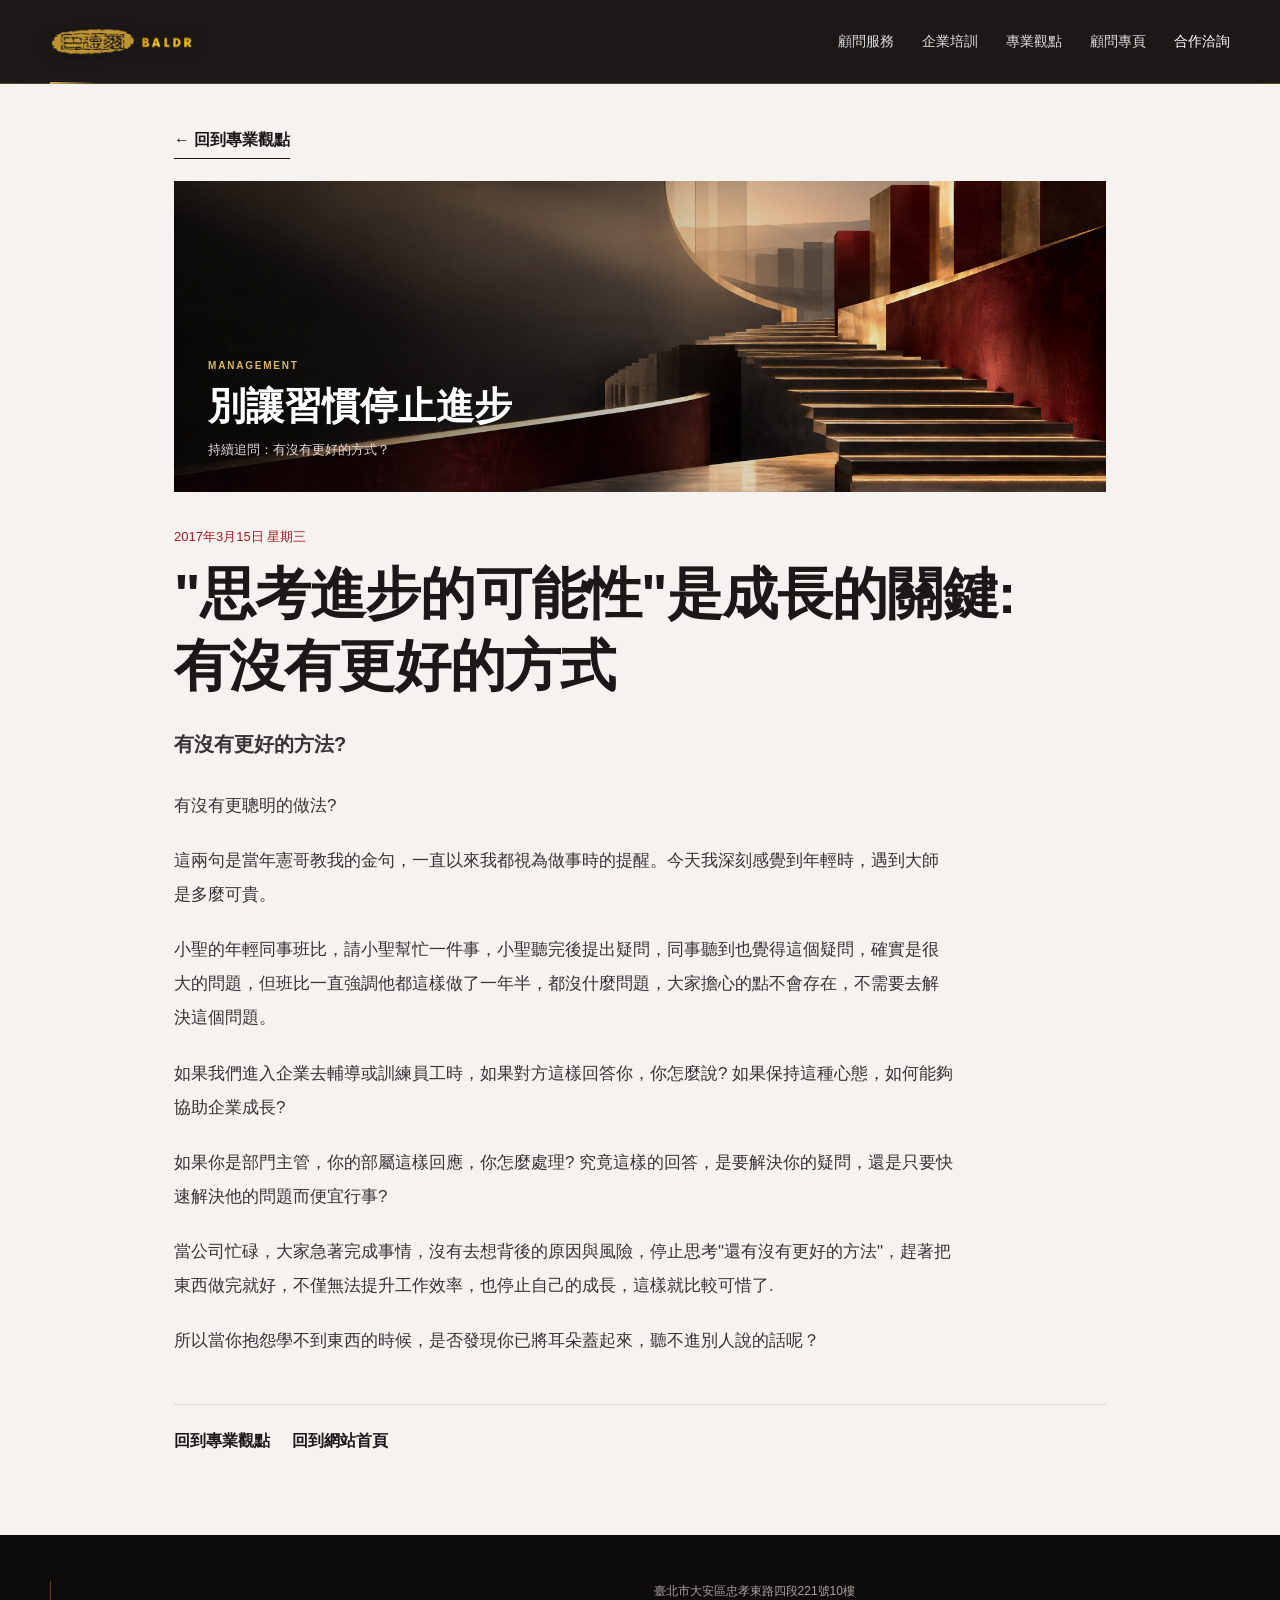
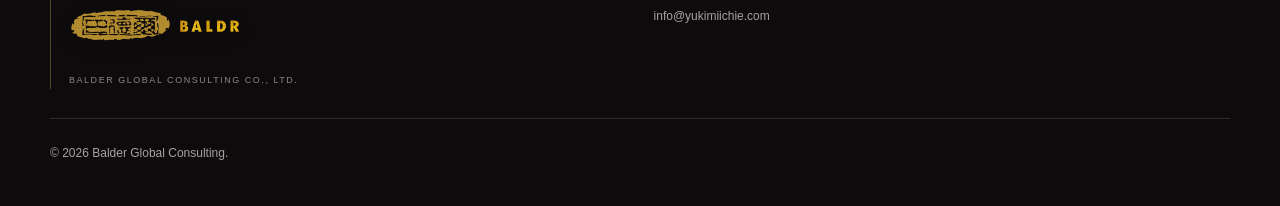
<file: articles/continuous-improvement.html>
<!doctype html><html lang="zh-Hant"><head><meta charset="utf-8"><meta name="viewport" content="width=device-width, initial-scale=1"><meta name="description" content="持續追問：有沒有更好的方式？"><title>&quot;思考進步的可能性&quot;是成長的關鍵:有沒有更好的方式｜巴德爾全球顧問</title><link rel="stylesheet" href="../styles.css"><link rel="stylesheet" href="../theme-red.css"><link rel="stylesheet" href="../insights.css"></head><body class="insights-page article-page"><header class="site-header is-scrolled"><a class="brand" href="../index.html" aria-label="巴德爾全球顧問首頁"><img class="brand-original" src="../assets/brand/baldr-extracted-hollow-horizontal-v7.png?v=20261031-final" alt="巴德爾 BALDR 全球顧問"></a><nav class="site-nav" aria-label="主要導覽"><a href="../index.html#services">顧問服務</a><a href="../index.html#training">企業培訓</a><a href="../insights.html">專業觀點</a><a href="../consultant.html">顧問專頁</a><a class="nav-cta" href="../index.html#contact">合作洽詢</a></nav></header><main class="article-page-main"><a class="article-back" href="../insights.html">← 回到專業觀點</a><div class="insight-cover"><img src="../assets/insights/continuous-improvement-v1.png" alt="別讓習慣停止進步文章主題視覺"><div><span>MANAGEMENT</span><strong>別讓習慣停止進步</strong><small>持續追問：有沒有更好的方式？</small></div></div><header class="article-header"><p>2017年3月15日 星期三</p><h1>&quot;思考進步的可能性&quot;是成長的關鍵:有沒有更好的方式</h1></header><div class="article-body"><p>有沒有更好的方法?</p>
<p>有沒有更聰明的做法?</p>
<p>這兩句是當年憲哥教我的金句，一直以來我都視為做事時的提醒。今天我深刻感覺到年輕時，遇到大師是多麼可貴。</p>
<p>小聖的年輕同事班比，請小聖幫忙一件事，小聖聽完後提出疑問，同事聽到也覺得這個疑問，確實是很大的問題，但班比一直強調他都這樣做了一年半，都沒什麼問題，大家擔心的點不會存在，不需要去解決這個問題。</p>
<p>如果我們進入企業去輔導或訓練員工時，如果對方這樣回答你，你怎麼說? 如果保持這種心態，如何能夠協助企業成長?</p>
<p>如果你是部門主管，你的部屬這樣回應，你怎麼處理? 究竟這樣的回答，是要解決你的疑問，還是只要快速解決他的問題而便宜行事?</p>
<p>當公司忙碌，大家急著完成事情，沒有去想背後的原因與風險，停止思考&quot;還有沒有更好的方法&quot;，趕著把東西做完就好，不僅無法提升工作效率，也停止自己的成長，這樣就比較可惜了.</p>
<p>所以當你抱怨學不到東西的時候，是否發現你已將耳朵蓋起來，聽不進別人說的話呢？</p></div><nav class="article-end-nav"><a href="../insights.html">回到專業觀點</a><a href="../index.html">回到網站首頁</a></nav></main><footer class="site-footer"><div class="footer-brand"><img class="footer-original" src="../assets/brand/baldr-extracted-hollow-horizontal-v7.png?v=20261031-final" alt="巴德爾 BALDR 全球顧問"><small>BALDER GLOBAL CONSULTING CO., LTD.</small></div><div><p>臺北市大安區忠孝東路四段221號10樓</p><p><a href="mailto:info@yukimiichie.com">info@yukimiichie.com</a></p></div><p class="copyright">© 2026 Balder Global Consulting.</p></footer></body></html>
</file>
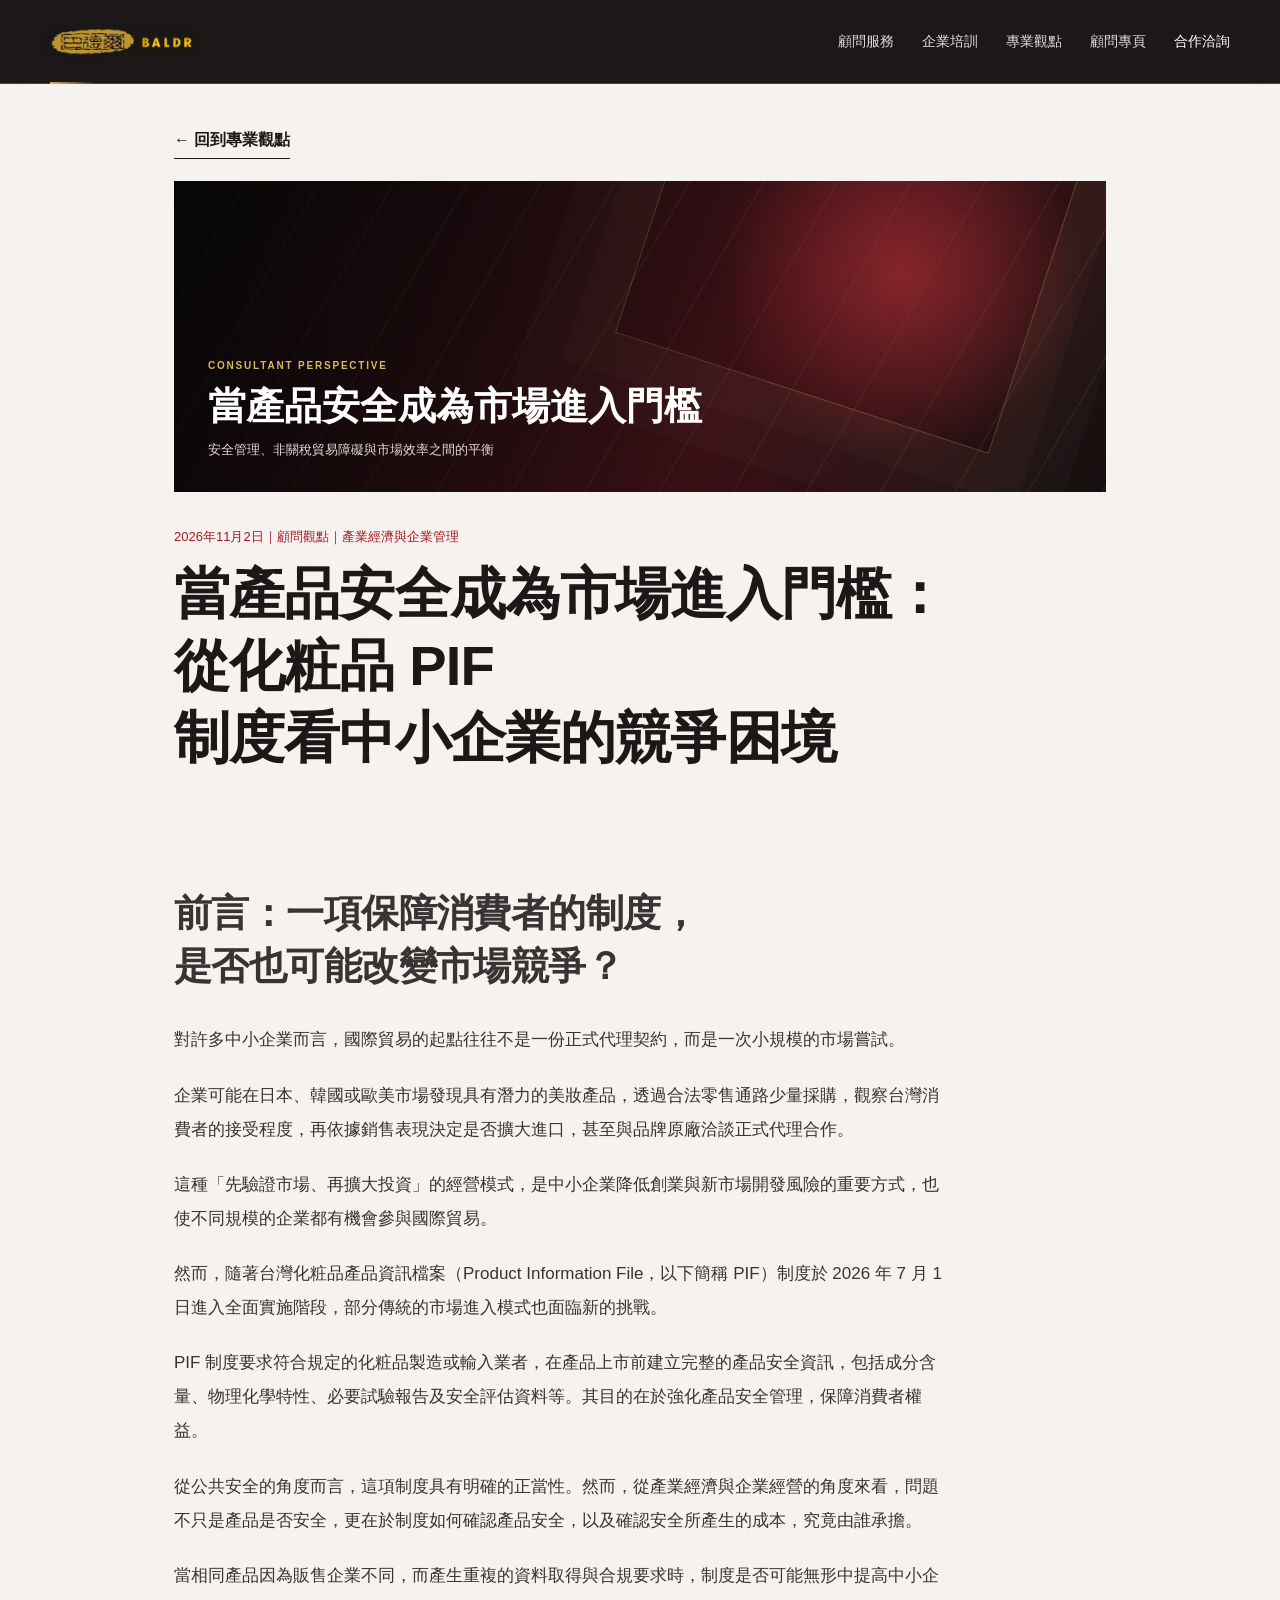
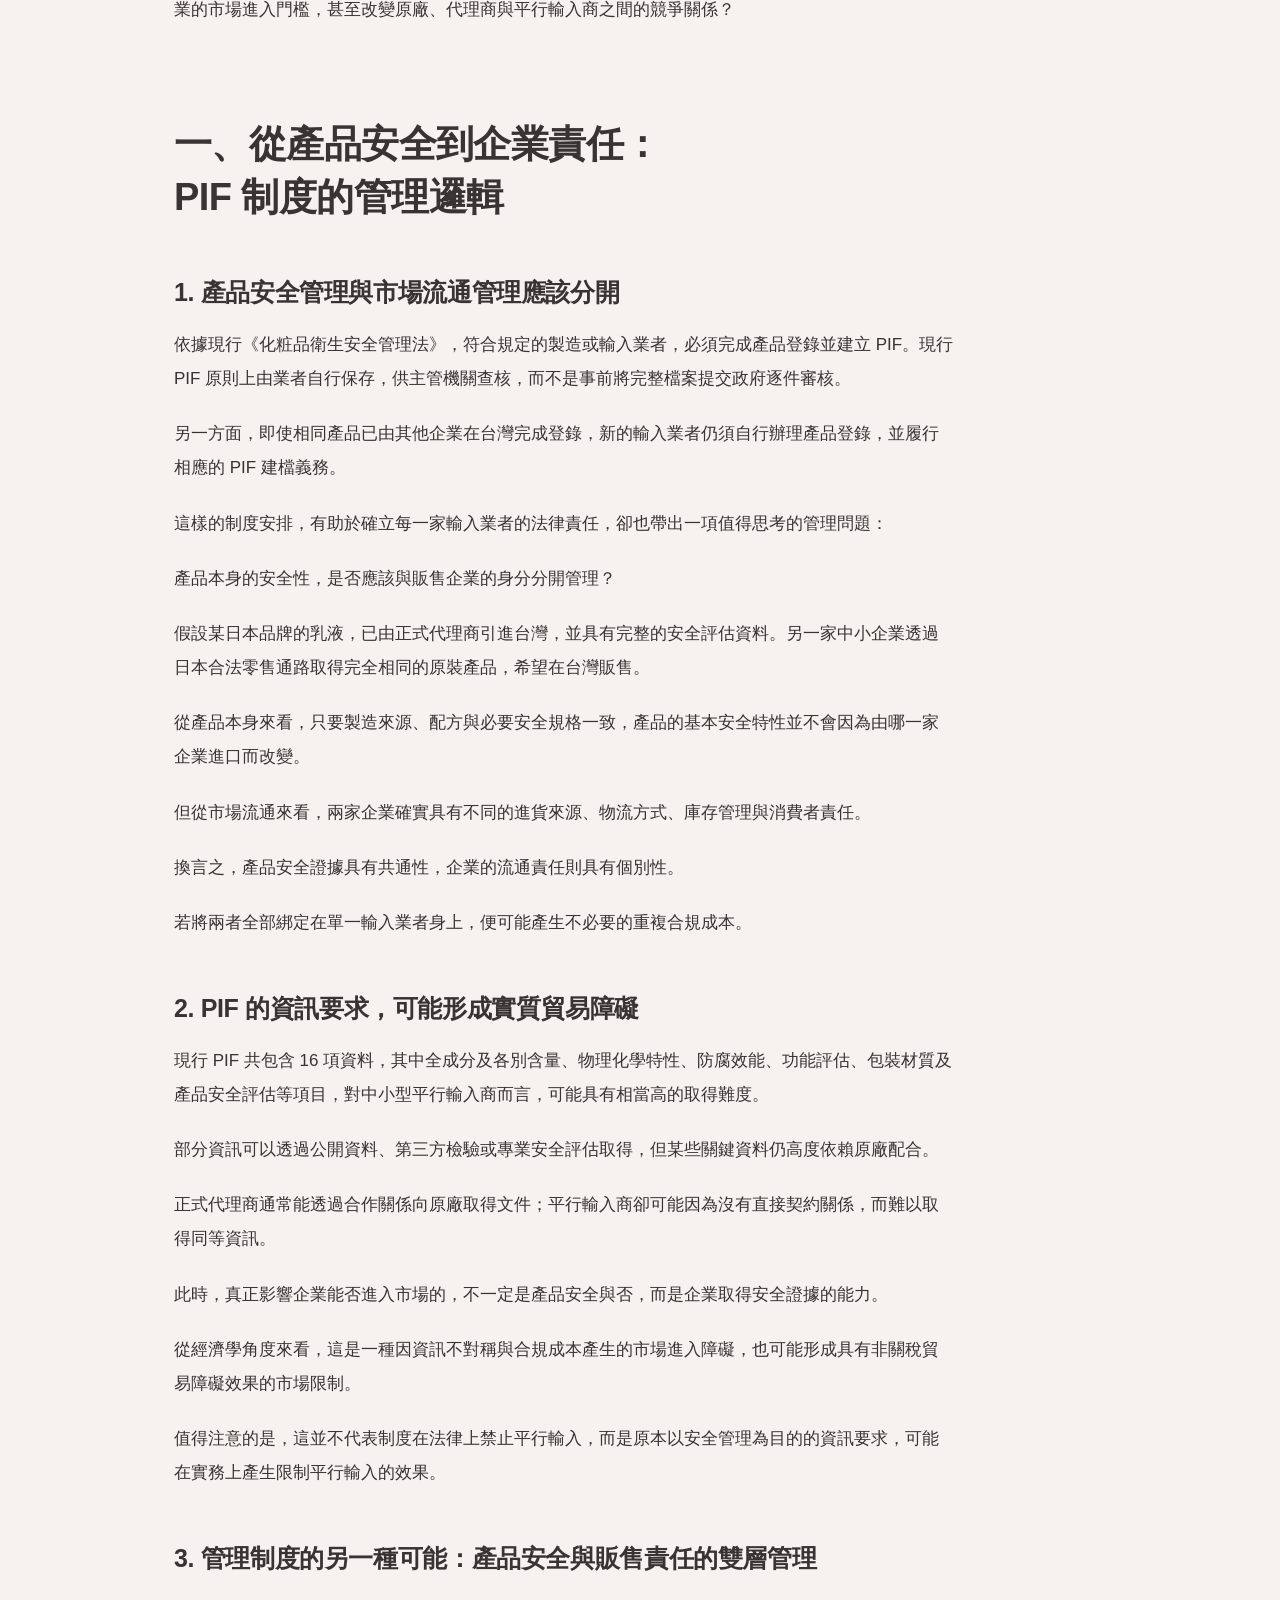
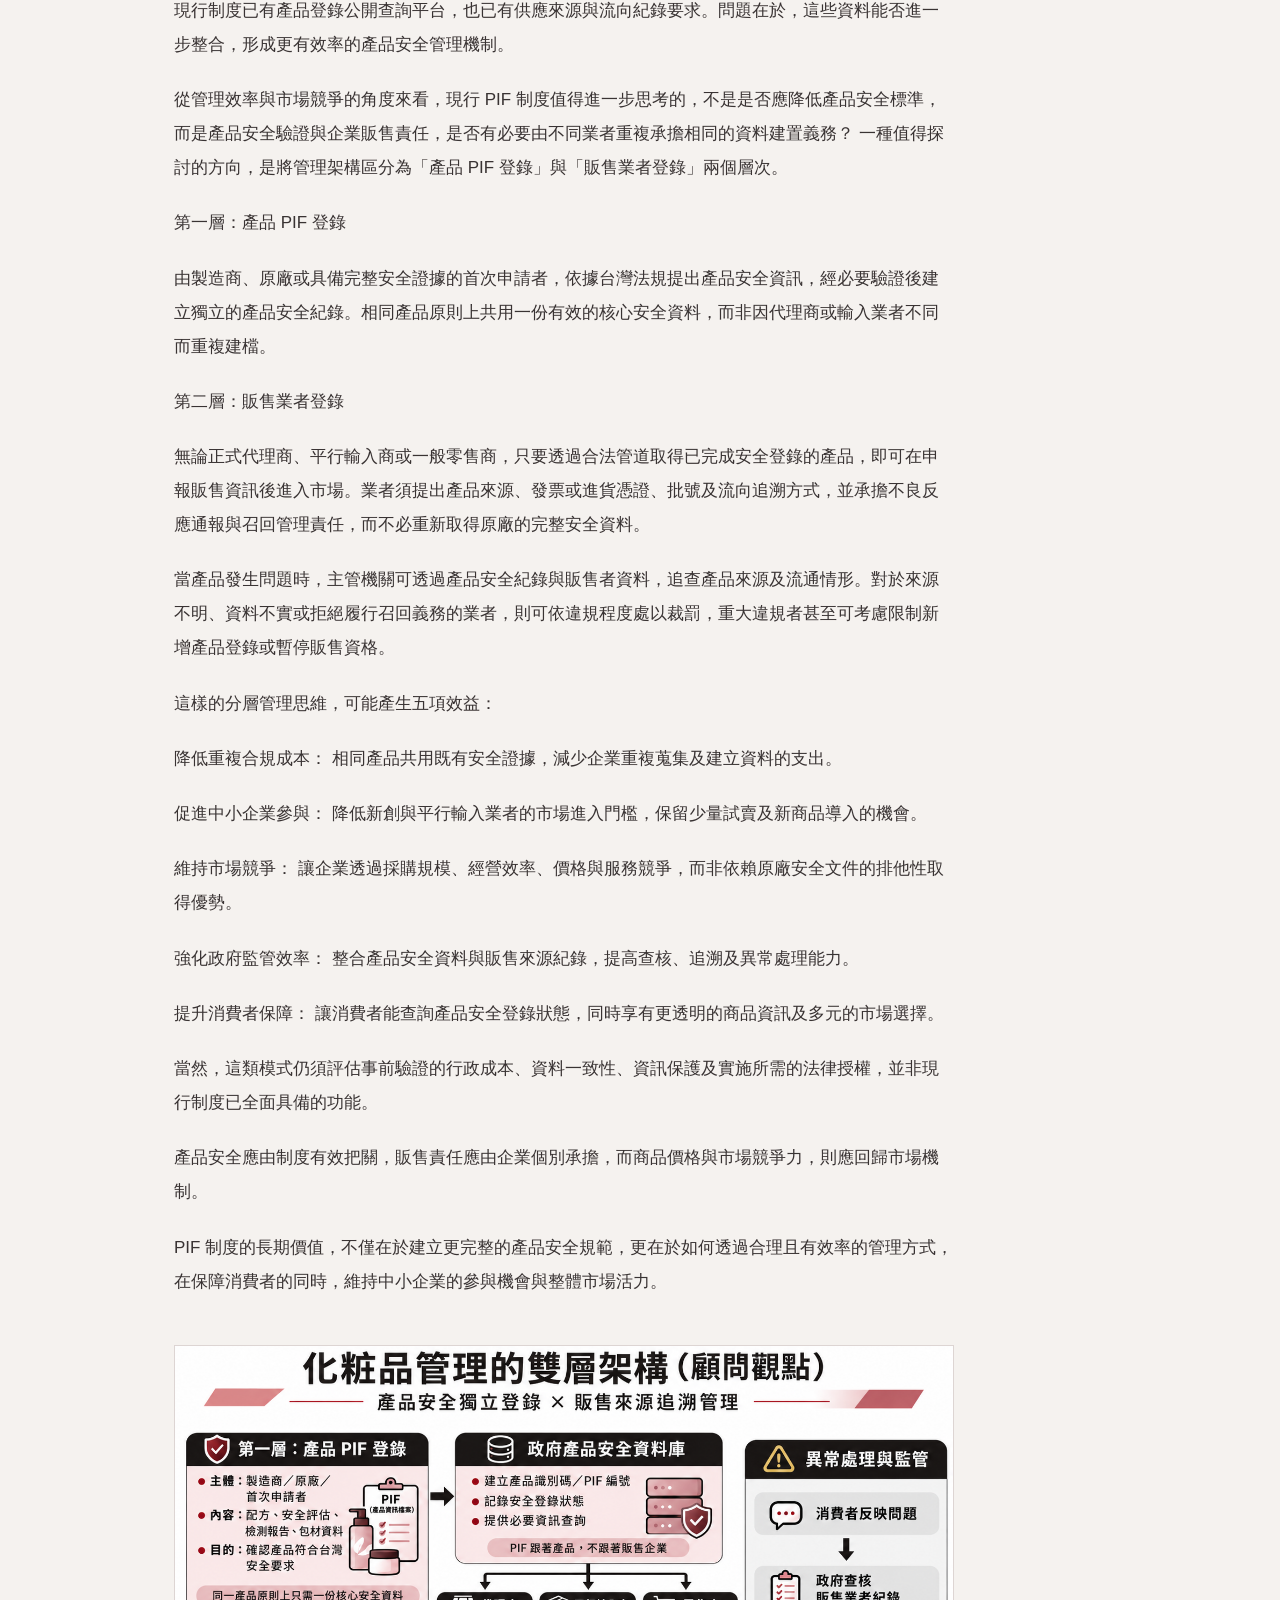
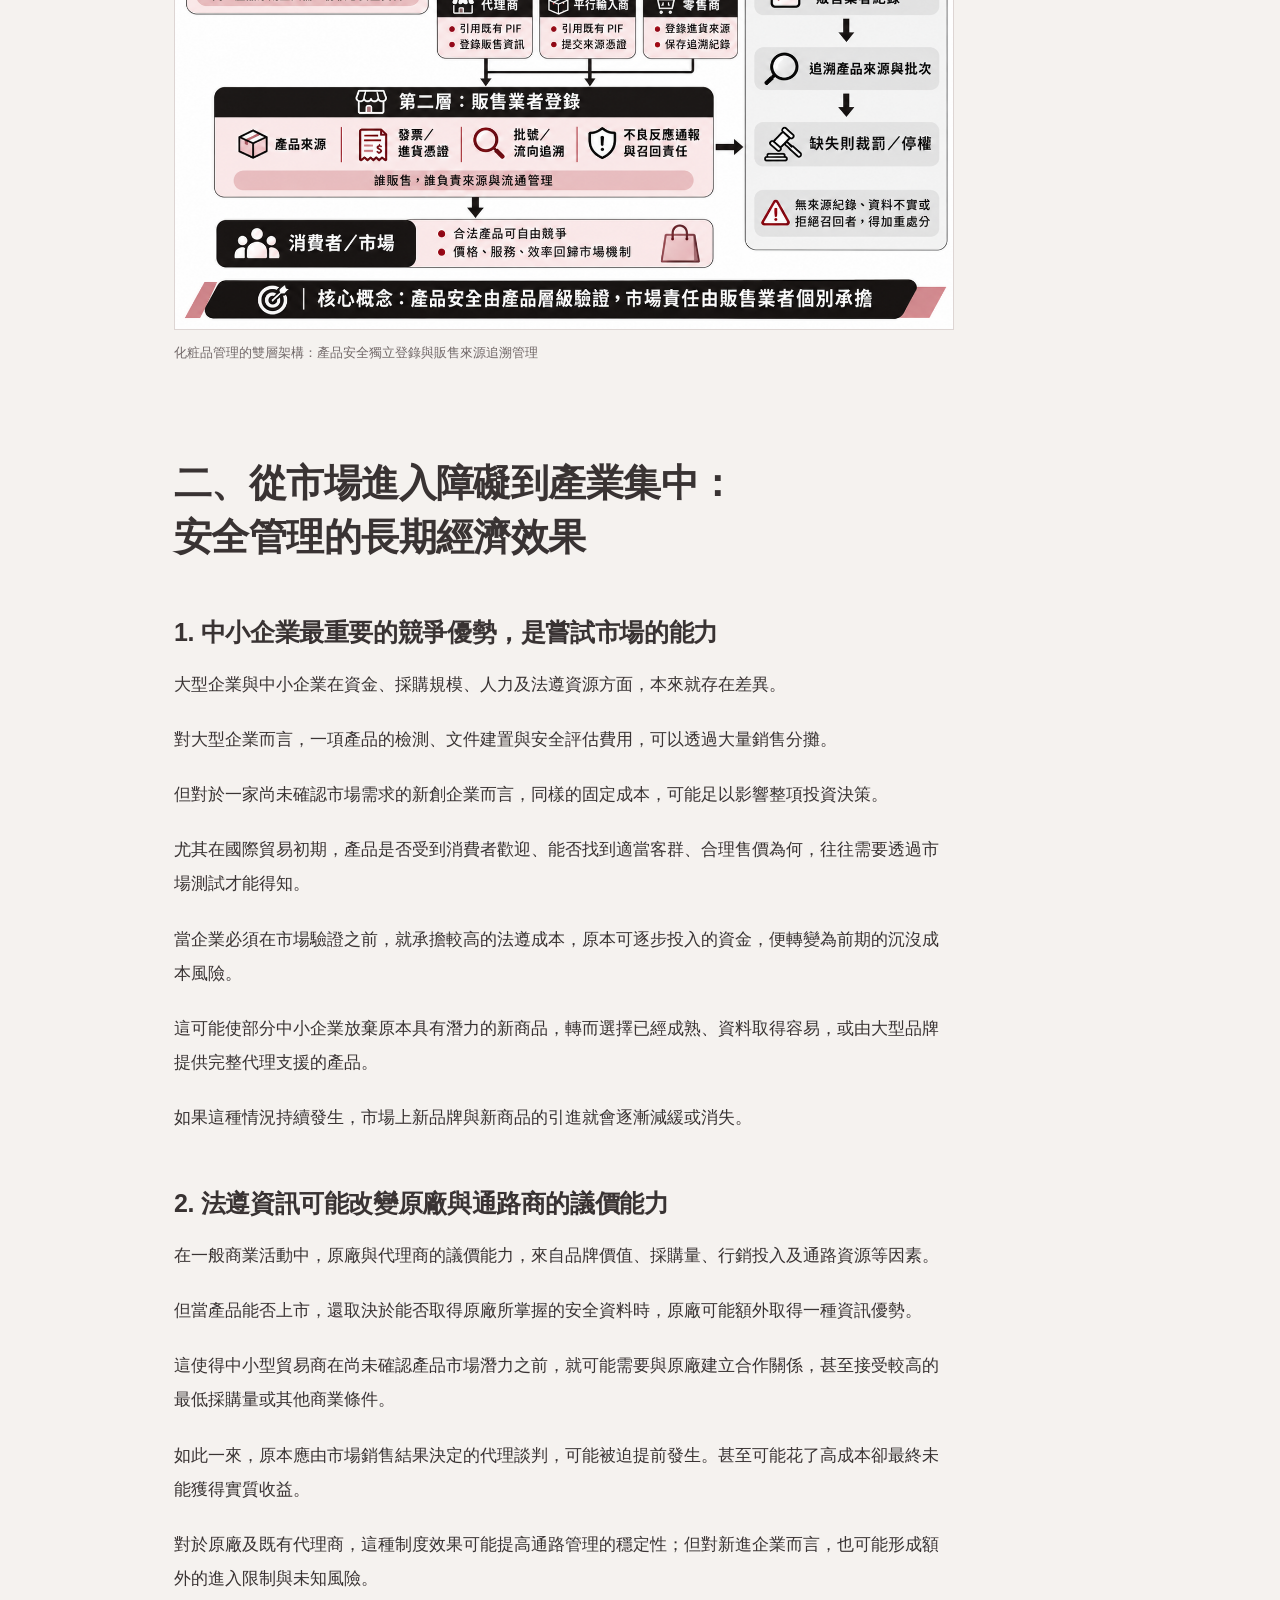
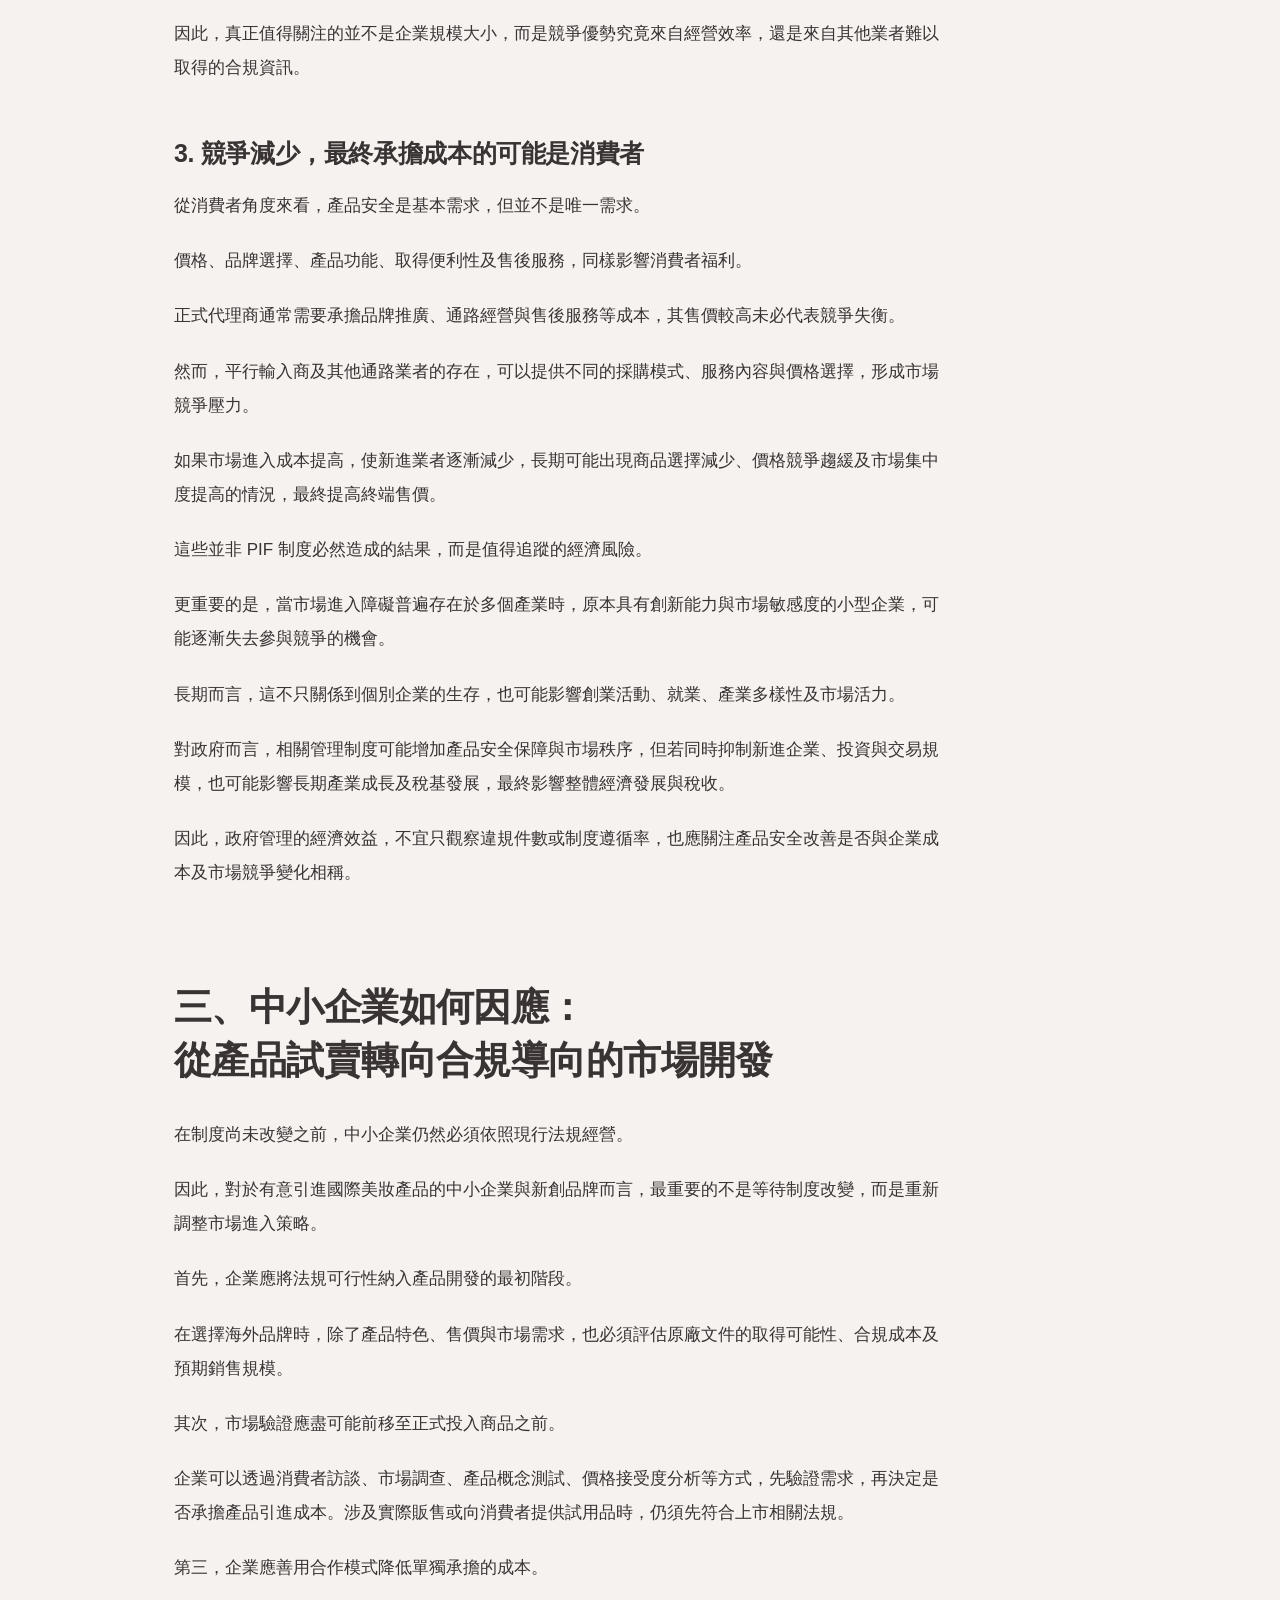
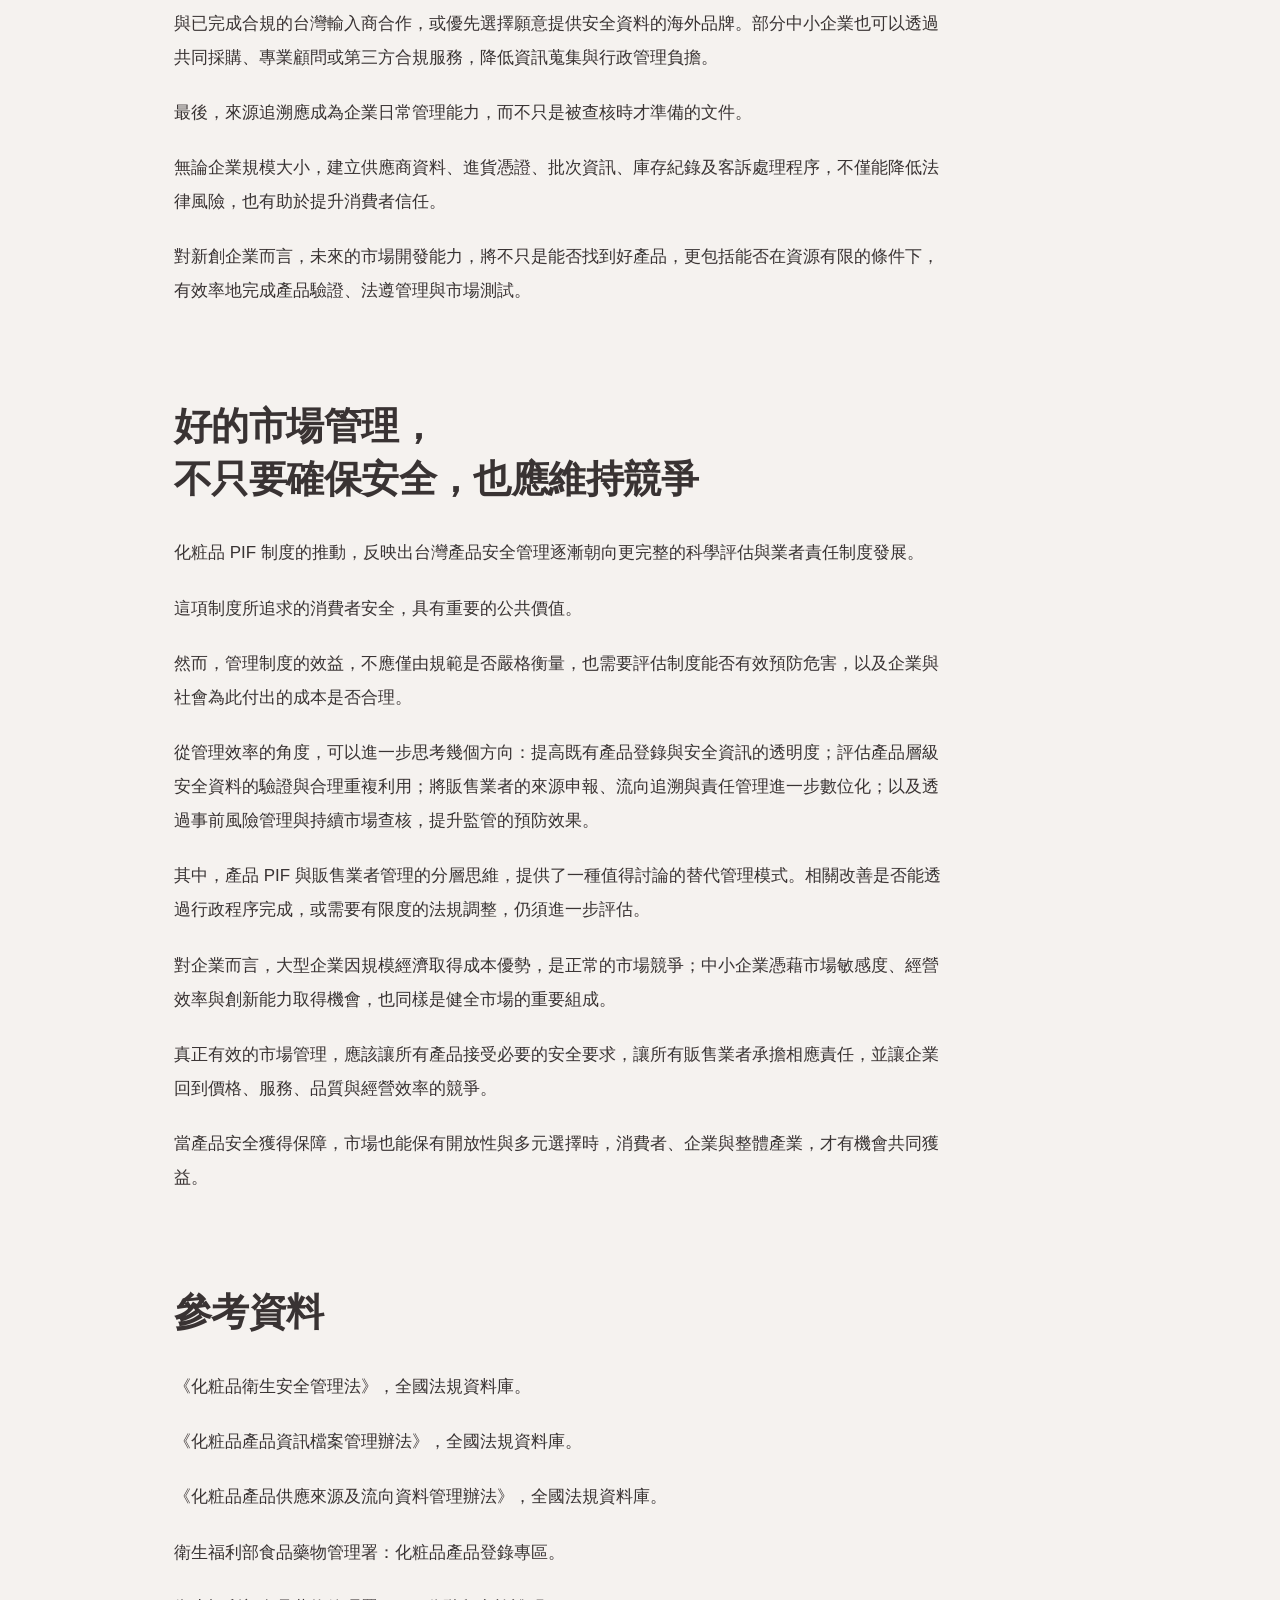
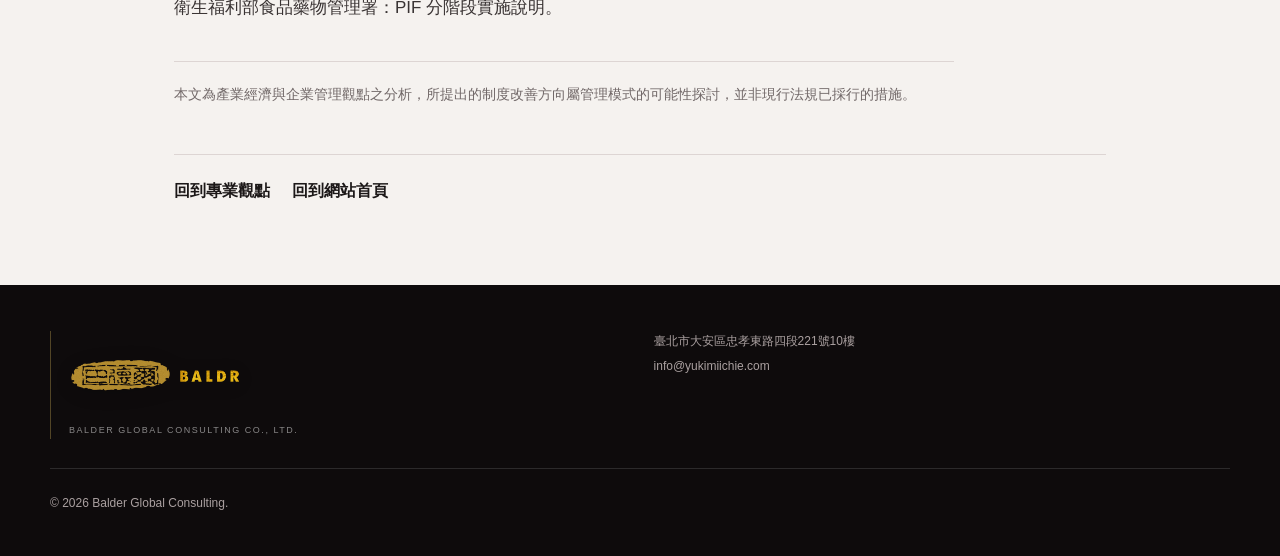
<file: articles/cosmetics-pif-market-entry.html>
<!doctype html>
<html lang="zh-Hant">
<head>
  <meta charset="utf-8">
  <meta name="viewport" content="width=device-width, initial-scale=1">
  <meta name="description" content="安全管理、非關稅貿易障礙與市場效率之間的平衡">
  <title>當產品安全成為市場進入門檻：從化粧品 PIF 制度看中小企業的競爭困境｜巴德爾全球顧問</title>
  <link rel="stylesheet" href="../styles.css">
  <link rel="stylesheet" href="../theme-red.css">
  <link rel="stylesheet" href="../insights.css">
</head>
<body class="insights-page article-page">
  <header class="site-header is-scrolled">
    <a class="brand" href="../index.html" aria-label="巴德爾全球顧問首頁"><img class="brand-original" src="../assets/brand/baldr-extracted-hollow-horizontal-v7.png?v=20261031-final" alt="巴德爾 BALDR 全球顧問"></a>
    <nav class="site-nav" aria-label="主要導覽"><a href="../index.html#services">顧問服務</a><a href="../index.html#training">企業培訓</a><a href="../insights.html">專業觀點</a><a href="../consultant.html">顧問專頁</a><a class="nav-cta" href="../index.html#contact">合作洽詢</a></nav>
  </header>
  <main class="article-page-main">
    <a class="article-back" href="../insights.html">← 回到專業觀點</a>
    <div class="insight-cover mkc-cover"><div><span>CONSULTANT PERSPECTIVE</span><strong>當產品安全成為市場進入門檻</strong><small>安全管理、非關稅貿易障礙與市場效率之間的平衡</small></div></div>
    <header class="article-header"><p>2026年11月2日｜顧問觀點｜產業經濟與企業管理</p><h1>當產品安全成為市場進入門檻：從化粧品 PIF 制度看中小企業的競爭困境</h1></header>
    <div class="article-body article-longform"><h2>前言：一項保障消費者的制度，是否也可能改變市場競爭？</h2><p>對許多中小企業而言，國際貿易的起點往往不是一份正式代理契約，而是一次小規模的市場嘗試。</p><p>企業可能在日本、韓國或歐美市場發現具有潛力的美妝產品，透過合法零售通路少量採購，觀察台灣消費者的接受程度，再依據銷售表現決定是否擴大進口，甚至與品牌原廠洽談正式代理合作。</p><p>這種「先驗證市場、再擴大投資」的經營模式，是中小企業降低創業與新市場開發風險的重要方式，也使不同規模的企業都有機會參與國際貿易。</p><p>然而，隨著台灣化粧品產品資訊檔案（Product Information File，以下簡稱 PIF）制度於 2026 年 7 月 1 日進入全面實施階段，部分傳統的市場進入模式也面臨新的挑戰。</p><p>PIF 制度要求符合規定的化粧品製造或輸入業者，在產品上市前建立完整的產品安全資訊，包括成分含量、物理化學特性、必要試驗報告及安全評估資料等。其目的在於強化產品安全管理，保障消費者權益。</p><p>從公共安全的角度而言，這項制度具有明確的正當性。然而，從產業經濟與企業經營的角度來看，問題不只是產品是否安全，更在於制度如何確認產品安全，以及確認安全所產生的成本，究竟由誰承擔。</p><p>當相同產品因為販售企業不同，而產生重複的資料取得與合規要求時，制度是否可能無形中提高中小企業的市場進入門檻，甚至改變原廠、代理商與平行輸入商之間的競爭關係？</p><h2>一、從產品安全到企業責任：PIF 制度的管理邏輯</h2><h3>1. 產品安全管理與市場流通管理應該分開</h3><p>依據現行《化粧品衛生安全管理法》，符合規定的製造或輸入業者，必須完成產品登錄並建立 PIF。現行 PIF 原則上由業者自行保存，供主管機關查核，而不是事前將完整檔案提交政府逐件審核。</p><p>另一方面，即使相同產品已由其他企業在台灣完成登錄，新的輸入業者仍須自行辦理產品登錄，並履行相應的 PIF 建檔義務。</p><p>這樣的制度安排，有助於確立每一家輸入業者的法律責任，卻也帶出一項值得思考的管理問題：</p><p>產品本身的安全性，是否應該與販售企業的身分分開管理？</p><p>假設某日本品牌的乳液，已由正式代理商引進台灣，並具有完整的安全評估資料。另一家中小企業透過日本合法零售通路取得完全相同的原裝產品，希望在台灣販售。</p><p>從產品本身來看，只要製造來源、配方與必要安全規格一致，產品的基本安全特性並不會因為由哪一家企業進口而改變。</p><p>但從市場流通來看，兩家企業確實具有不同的進貨來源、物流方式、庫存管理與消費者責任。</p><p>換言之，產品安全證據具有共通性，企業的流通責任則具有個別性。</p><p>若將兩者全部綁定在單一輸入業者身上，便可能產生不必要的重複合規成本。</p><h3>2. PIF 的資訊要求，可能形成實質貿易障礙</h3><p>現行 PIF 共包含 16 項資料，其中全成分及各別含量、物理化學特性、防腐效能、功能評估、包裝材質及產品安全評估等項目，對中小型平行輸入商而言，可能具有相當高的取得難度。</p><p>部分資訊可以透過公開資料、第三方檢驗或專業安全評估取得，但某些關鍵資料仍高度依賴原廠配合。</p><p>正式代理商通常能透過合作關係向原廠取得文件；平行輸入商卻可能因為沒有直接契約關係，而難以取得同等資訊。</p><p>此時，真正影響企業能否進入市場的，不一定是產品安全與否，而是企業取得安全證據的能力。</p><p>從經濟學角度來看，這是一種因資訊不對稱與合規成本產生的市場進入障礙，也可能形成具有非關稅貿易障礙效果的市場限制。</p><p>值得注意的是，這並不代表制度在法律上禁止平行輸入，而是原本以安全管理為目的的資訊要求，可能在實務上產生限制平行輸入的效果。</p><h3>3. 管理制度的另一種可能：產品安全與販售責任的雙層管理</h3><p>現行制度已有產品登錄公開查詢平台，也已有供應來源與流向紀錄要求。問題在於，這些資料能否進一步整合，形成更有效率的產品安全管理機制。</p><p>從管理效率與市場競爭的角度來看，現行 PIF 制度值得進一步思考的，不是是否應降低產品安全標準，而是產品安全驗證與企業販售責任，是否有必要由不同業者重複承擔相同的資料建置義務？ 一種值得探討的方向，是將管理架構區分為「產品 PIF 登錄」與「販售業者登錄」兩個層次。</p><p>第一層：產品 PIF 登錄</p><p>由製造商、原廠或具備完整安全證據的首次申請者，依據台灣法規提出產品安全資訊，經必要驗證後建立獨立的產品安全紀錄。相同產品原則上共用一份有效的核心安全資料，而非因代理商或輸入業者不同而重複建檔。</p><p>第二層：販售業者登錄</p><p>無論正式代理商、平行輸入商或一般零售商，只要透過合法管道取得已完成安全登錄的產品，即可在申報販售資訊後進入市場。業者須提出產品來源、發票或進貨憑證、批號及流向追溯方式，並承擔不良反應通報與召回管理責任，而不必重新取得原廠的完整安全資料。</p><p>當產品發生問題時，主管機關可透過產品安全紀錄與販售者資料，追查產品來源及流通情形。對於來源不明、資料不實或拒絕履行召回義務的業者，則可依違規程度處以裁罰，重大違規者甚至可考慮限制新增產品登錄或暫停販售資格。</p><p>這樣的分層管理思維，可能產生五項效益：</p><p>降低重複合規成本： 相同產品共用既有安全證據，減少企業重複蒐集及建立資料的支出。</p><p>促進中小企業參與： 降低新創與平行輸入業者的市場進入門檻，保留少量試賣及新商品導入的機會。</p><p>維持市場競爭： 讓企業透過採購規模、經營效率、價格與服務競爭，而非依賴原廠安全文件的排他性取得優勢。</p><p>強化政府監管效率： 整合產品安全資料與販售來源紀錄，提高查核、追溯及異常處理能力。</p><p>提升消費者保障： 讓消費者能查詢產品安全登錄狀態，同時享有更透明的商品資訊及多元的市場選擇。</p><p>當然，這類模式仍須評估事前驗證的行政成本、資料一致性、資訊保護及實施所需的法律授權，並非現行制度已全面具備的功能。</p><p>產品安全應由制度有效把關，販售責任應由企業個別承擔，而商品價格與市場競爭力，則應回歸市場機制。</p><p>PIF 制度的長期價值，不僅在於建立更完整的產品安全規範，更在於如何透過合理且有效率的管理方式，在保障消費者的同時，維持中小企業的參與機會與整體市場活力。</p><figure class="article-figure"><img src="../assets/insights/cosmetics-pif-dual-layer-v1.png" alt="化粧品管理的雙層架構資訊圖表"><figcaption>化粧品管理的雙層架構：產品安全獨立登錄與販售來源追溯管理</figcaption></figure><h2>二、從市場進入障礙到產業集中：安全管理的長期經濟效果</h2><h3>1. 中小企業最重要的競爭優勢，是嘗試市場的能力</h3><p>大型企業與中小企業在資金、採購規模、人力及法遵資源方面，本來就存在差異。</p><p>對大型企業而言，一項產品的檢測、文件建置與安全評估費用，可以透過大量銷售分攤。</p><p>但對於一家尚未確認市場需求的新創企業而言，同樣的固定成本，可能足以影響整項投資決策。</p><p>尤其在國際貿易初期，產品是否受到消費者歡迎、能否找到適當客群、合理售價為何，往往需要透過市場測試才能得知。</p><p>當企業必須在市場驗證之前，就承擔較高的法遵成本，原本可逐步投入的資金，便轉變為前期的沉沒成本風險。</p><p>這可能使部分中小企業放棄原本具有潛力的新商品，轉而選擇已經成熟、資料取得容易，或由大型品牌提供完整代理支援的產品。</p><p>如果這種情況持續發生，市場上新品牌與新商品的引進就會逐漸減緩或消失。</p><h3>2. 法遵資訊可能改變原廠與通路商的議價能力</h3><p>在一般商業活動中，原廠與代理商的議價能力，來自品牌價值、採購量、行銷投入及通路資源等因素。</p><p>但當產品能否上市，還取決於能否取得原廠所掌握的安全資料時，原廠可能額外取得一種資訊優勢。</p><p>這使得中小型貿易商在尚未確認產品市場潛力之前，就可能需要與原廠建立合作關係，甚至接受較高的最低採購量或其他商業條件。</p><p>如此一來，原本應由市場銷售結果決定的代理談判，可能被迫提前發生。甚至可能花了高成本卻最終未能獲得實質收益。</p><p>對於原廠及既有代理商，這種制度效果可能提高通路管理的穩定性；但對新進企業而言，也可能形成額外的進入限制與未知風險。</p><p>因此，真正值得關注的並不是企業規模大小，而是競爭優勢究竟來自經營效率，還是來自其他業者難以取得的合規資訊。</p><h3>3. 競爭減少，最終承擔成本的可能是消費者</h3><p>從消費者角度來看，產品安全是基本需求，但並不是唯一需求。</p><p>價格、品牌選擇、產品功能、取得便利性及售後服務，同樣影響消費者福利。</p><p>正式代理商通常需要承擔品牌推廣、通路經營與售後服務等成本，其售價較高未必代表競爭失衡。</p><p>然而，平行輸入商及其他通路業者的存在，可以提供不同的採購模式、服務內容與價格選擇，形成市場競爭壓力。</p><p>如果市場進入成本提高，使新進業者逐漸減少，長期可能出現商品選擇減少、價格競爭趨緩及市場集中度提高的情況，最終提高終端售價。</p><p>這些並非 PIF 制度必然造成的結果，而是值得追蹤的經濟風險。</p><p>更重要的是，當市場進入障礙普遍存在於多個產業時，原本具有創新能力與市場敏感度的小型企業，可能逐漸失去參與競爭的機會。</p><p>長期而言，這不只關係到個別企業的生存，也可能影響創業活動、就業、產業多樣性及市場活力。</p><p>對政府而言，相關管理制度可能增加產品安全保障與市場秩序，但若同時抑制新進企業、投資與交易規模，也可能影響長期產業成長及稅基發展，最終影響整體經濟發展與稅收。</p><p>因此，政府管理的經濟效益，不宜只觀察違規件數或制度遵循率，也應關注產品安全改善是否與企業成本及市場競爭變化相稱。</p><h2>三、中小企業如何因應：從產品試賣轉向合規導向的市場開發</h2><p>在制度尚未改變之前，中小企業仍然必須依照現行法規經營。</p><p>因此，對於有意引進國際美妝產品的中小企業與新創品牌而言，最重要的不是等待制度改變，而是重新調整市場進入策略。</p><p>首先，企業應將法規可行性納入產品開發的最初階段。</p><p>在選擇海外品牌時，除了產品特色、售價與市場需求，也必須評估原廠文件的取得可能性、合規成本及預期銷售規模。</p><p>其次，市場驗證應盡可能前移至正式投入商品之前。</p><p>企業可以透過消費者訪談、市場調查、產品概念測試、價格接受度分析等方式，先驗證需求，再決定是否承擔產品引進成本。涉及實際販售或向消費者提供試用品時，仍須先符合上市相關法規。</p><p>第三，企業應善用合作模式降低單獨承擔的成本。</p><p>與已完成合規的台灣輸入商合作，或優先選擇願意提供安全資料的海外品牌。部分中小企業也可以透過共同採購、專業顧問或第三方合規服務，降低資訊蒐集與行政管理負擔。</p><p>最後，來源追溯應成為企業日常管理能力，而不只是被查核時才準備的文件。</p><p>無論企業規模大小，建立供應商資料、進貨憑證、批次資訊、庫存紀錄及客訴處理程序，不僅能降低法律風險，也有助於提升消費者信任。</p><p>對新創企業而言，未來的市場開發能力，將不只是能否找到好產品，更包括能否在資源有限的條件下，有效率地完成產品驗證、法遵管理與市場測試。</p><h2>好的市場管理，不只要確保安全，也應維持競爭</h2><p>化粧品 PIF 制度的推動，反映出台灣產品安全管理逐漸朝向更完整的科學評估與業者責任制度發展。</p><p>這項制度所追求的消費者安全，具有重要的公共價值。</p><p>然而，管理制度的效益，不應僅由規範是否嚴格衡量，也需要評估制度能否有效預防危害，以及企業與社會為此付出的成本是否合理。</p><p>從管理效率的角度，可以進一步思考幾個方向：提高既有產品登錄與安全資訊的透明度；評估產品層級安全資料的驗證與合理重複利用；將販售業者的來源申報、流向追溯與責任管理進一步數位化；以及透過事前風險管理與持續市場查核，提升監管的預防效果。</p><p>其中，產品 PIF 與販售業者管理的分層思維，提供了一種值得討論的替代管理模式。相關改善是否能透過行政程序完成，或需要有限度的法規調整，仍須進一步評估。</p><p>對企業而言，大型企業因規模經濟取得成本優勢，是正常的市場競爭；中小企業憑藉市場敏感度、經營效率與創新能力取得機會，也同樣是健全市場的重要組成。</p><p>真正有效的市場管理，應該讓所有產品接受必要的安全要求，讓所有販售業者承擔相應責任，並讓企業回到價格、服務、品質與經營效率的競爭。</p><p>當產品安全獲得保障，市場也能保有開放性與多元選擇時，消費者、企業與整體產業，才有機會共同獲益。</p><h2>參考資料</h2><p>《化粧品衛生安全管理法》，全國法規資料庫。</p><p>《化粧品產品資訊檔案管理辦法》，全國法規資料庫。</p><p>《化粧品產品供應來源及流向資料管理辦法》，全國法規資料庫。</p><p>衛生福利部食品藥物管理署：化粧品產品登錄專區。</p><p>衛生福利部食品藥物管理署：PIF 分階段實施說明。</p><p class="article-note">本文為產業經濟與企業管理觀點之分析，所提出的制度改善方向屬管理模式的可能性探討，並非現行法規已採行的措施。</p></div>
    <nav class="article-end-nav"><a href="../insights.html">回到專業觀點</a><a href="../index.html">回到網站首頁</a></nav>
  </main>
  <footer class="site-footer"><div class="footer-brand"><img class="footer-original" src="../assets/brand/baldr-extracted-hollow-horizontal-v7.png?v=20261031-final" alt="巴德爾 BALDR 全球顧問"><small>BALDER GLOBAL CONSULTING CO., LTD.</small></div><div><p>臺北市大安區忠孝東路四段221號10樓</p><p><a href="mailto:info@yukimiichie.com">info@yukimiichie.com</a></p></div><p class="copyright">© 2026 Balder Global Consulting.</p></footer>
</body>
</html>
</file>
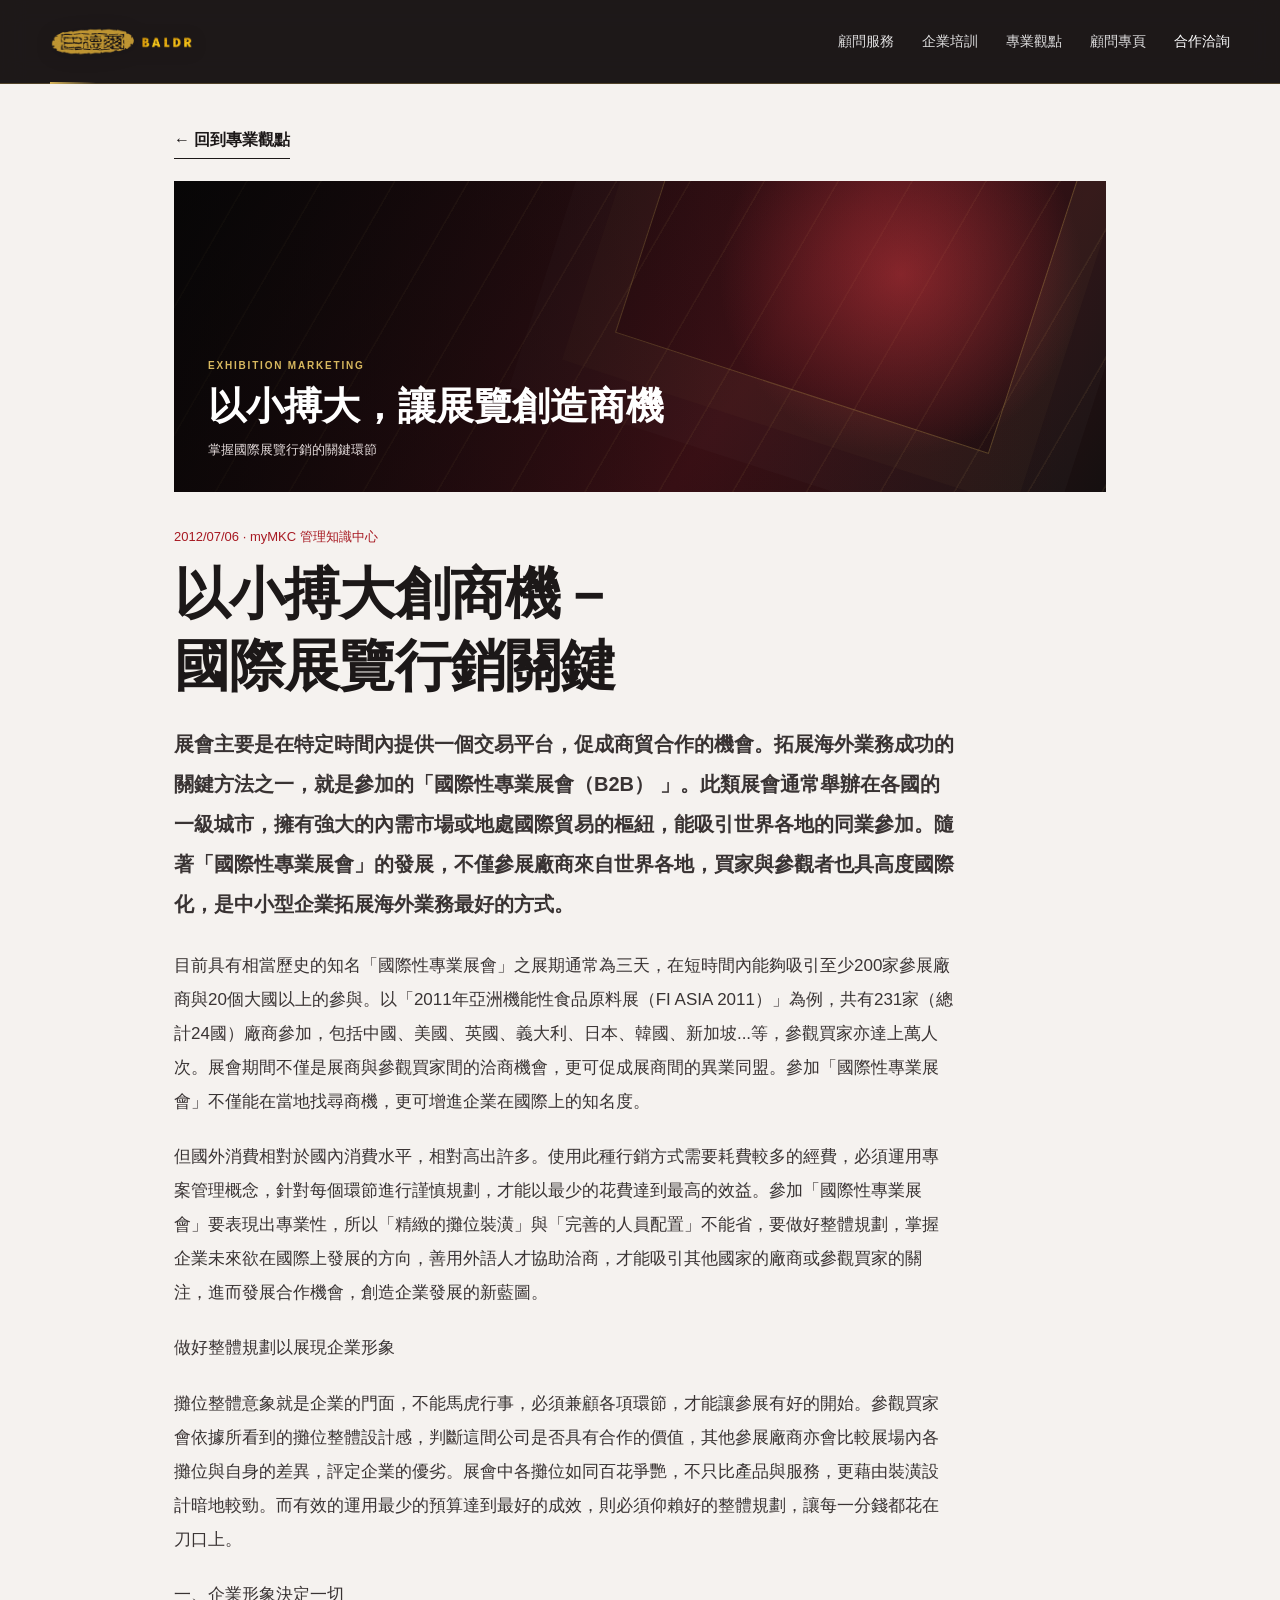
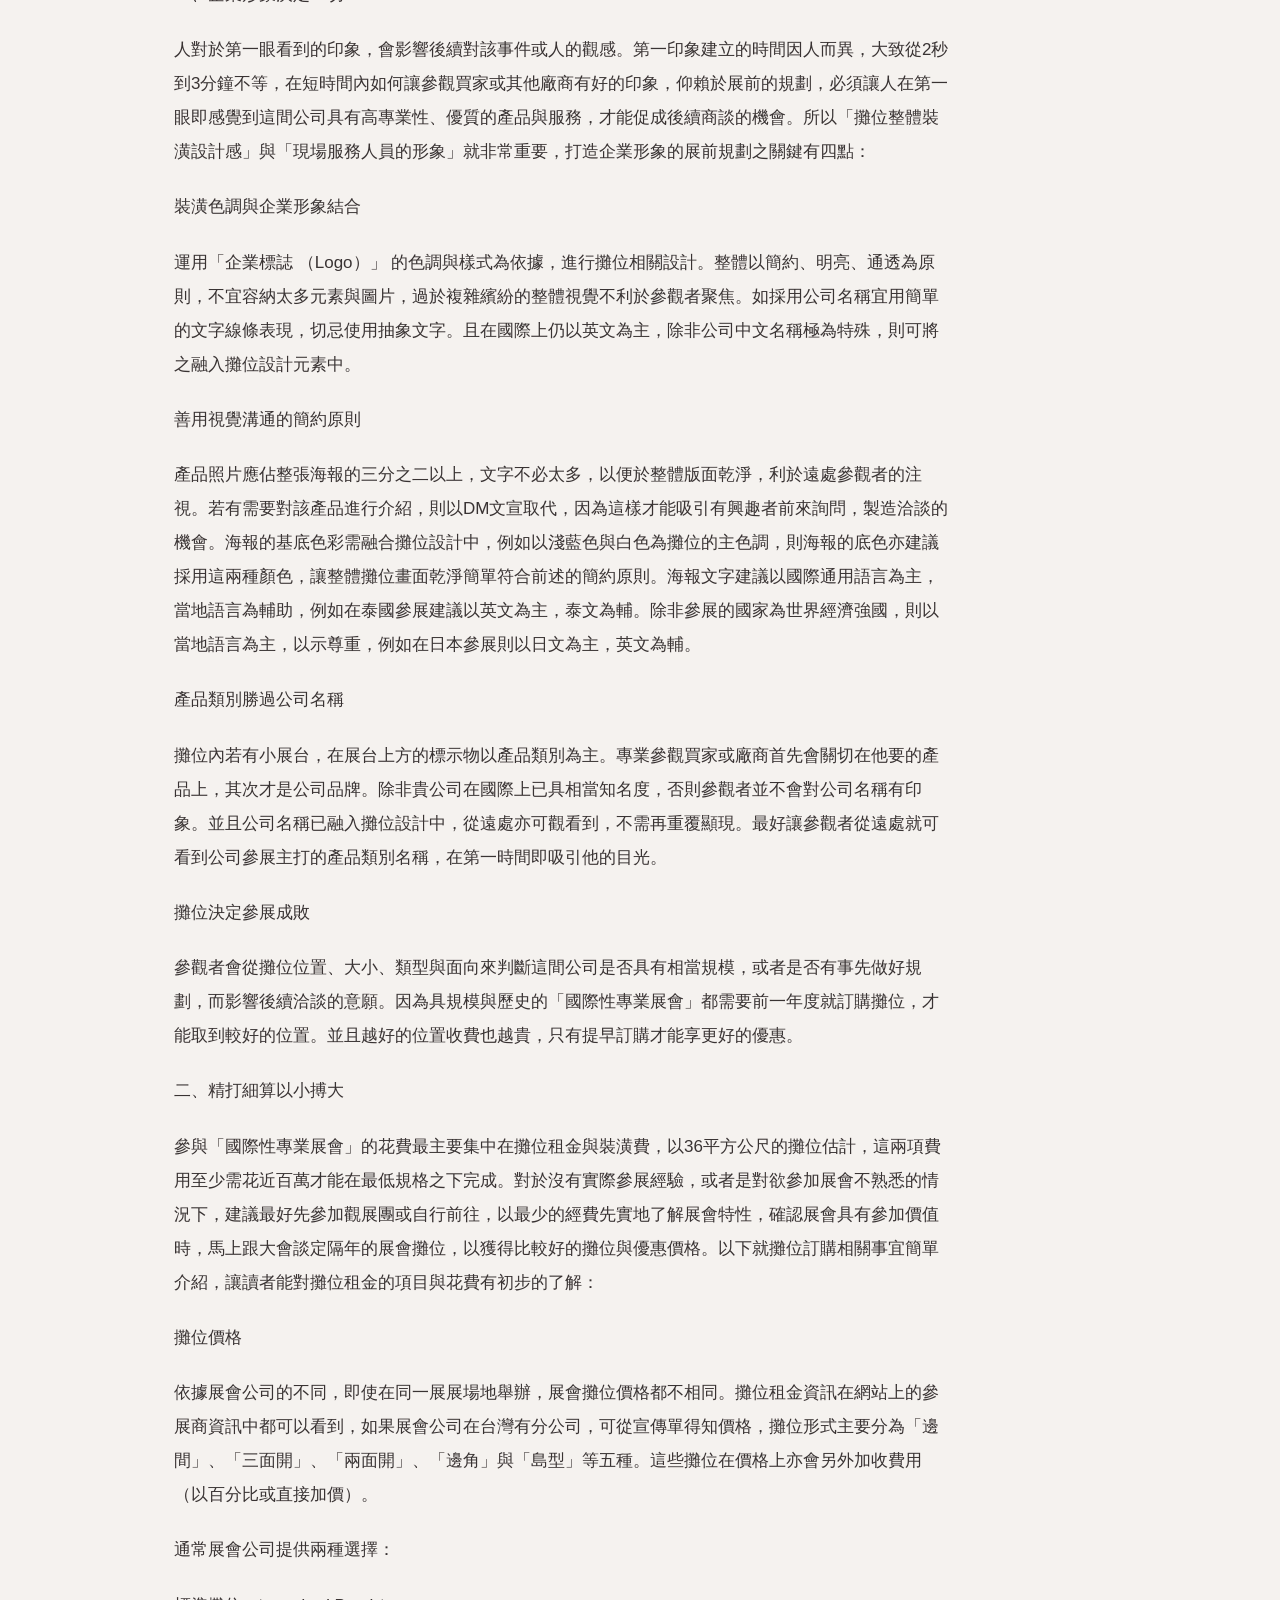
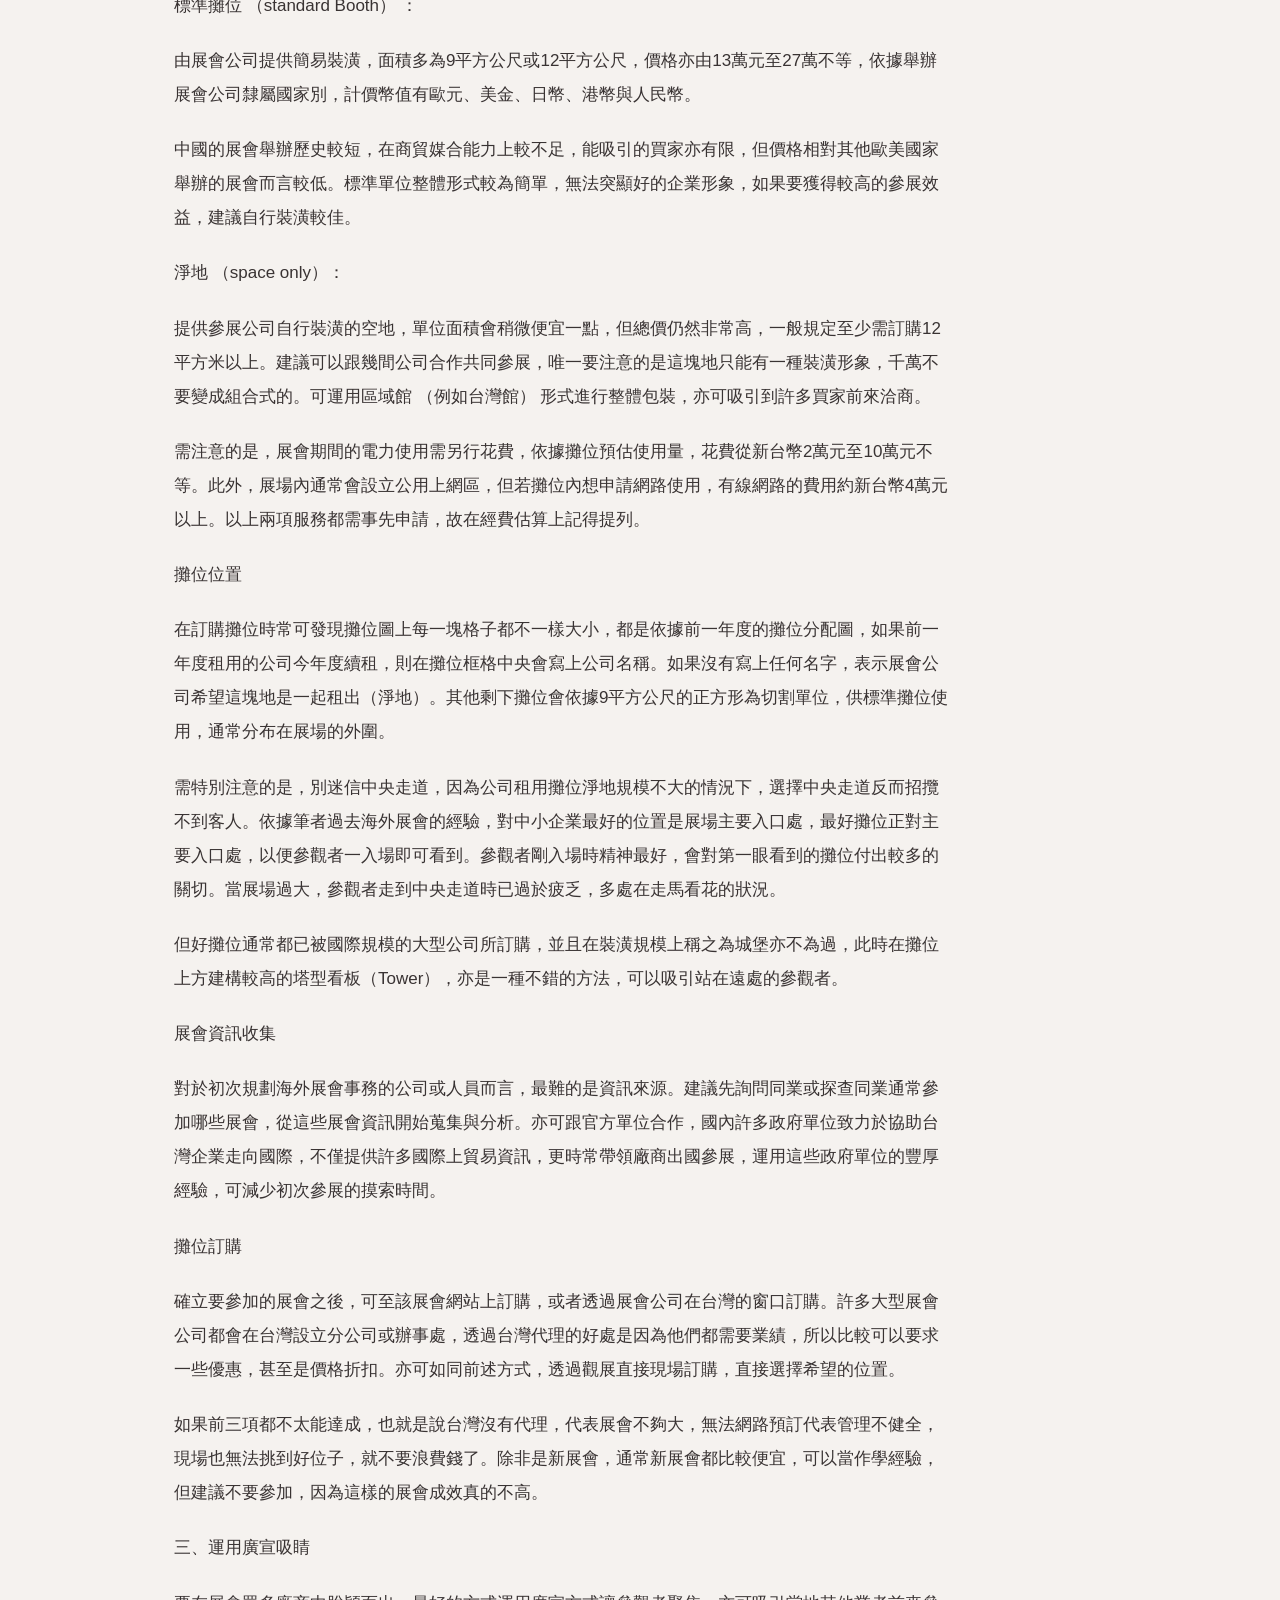
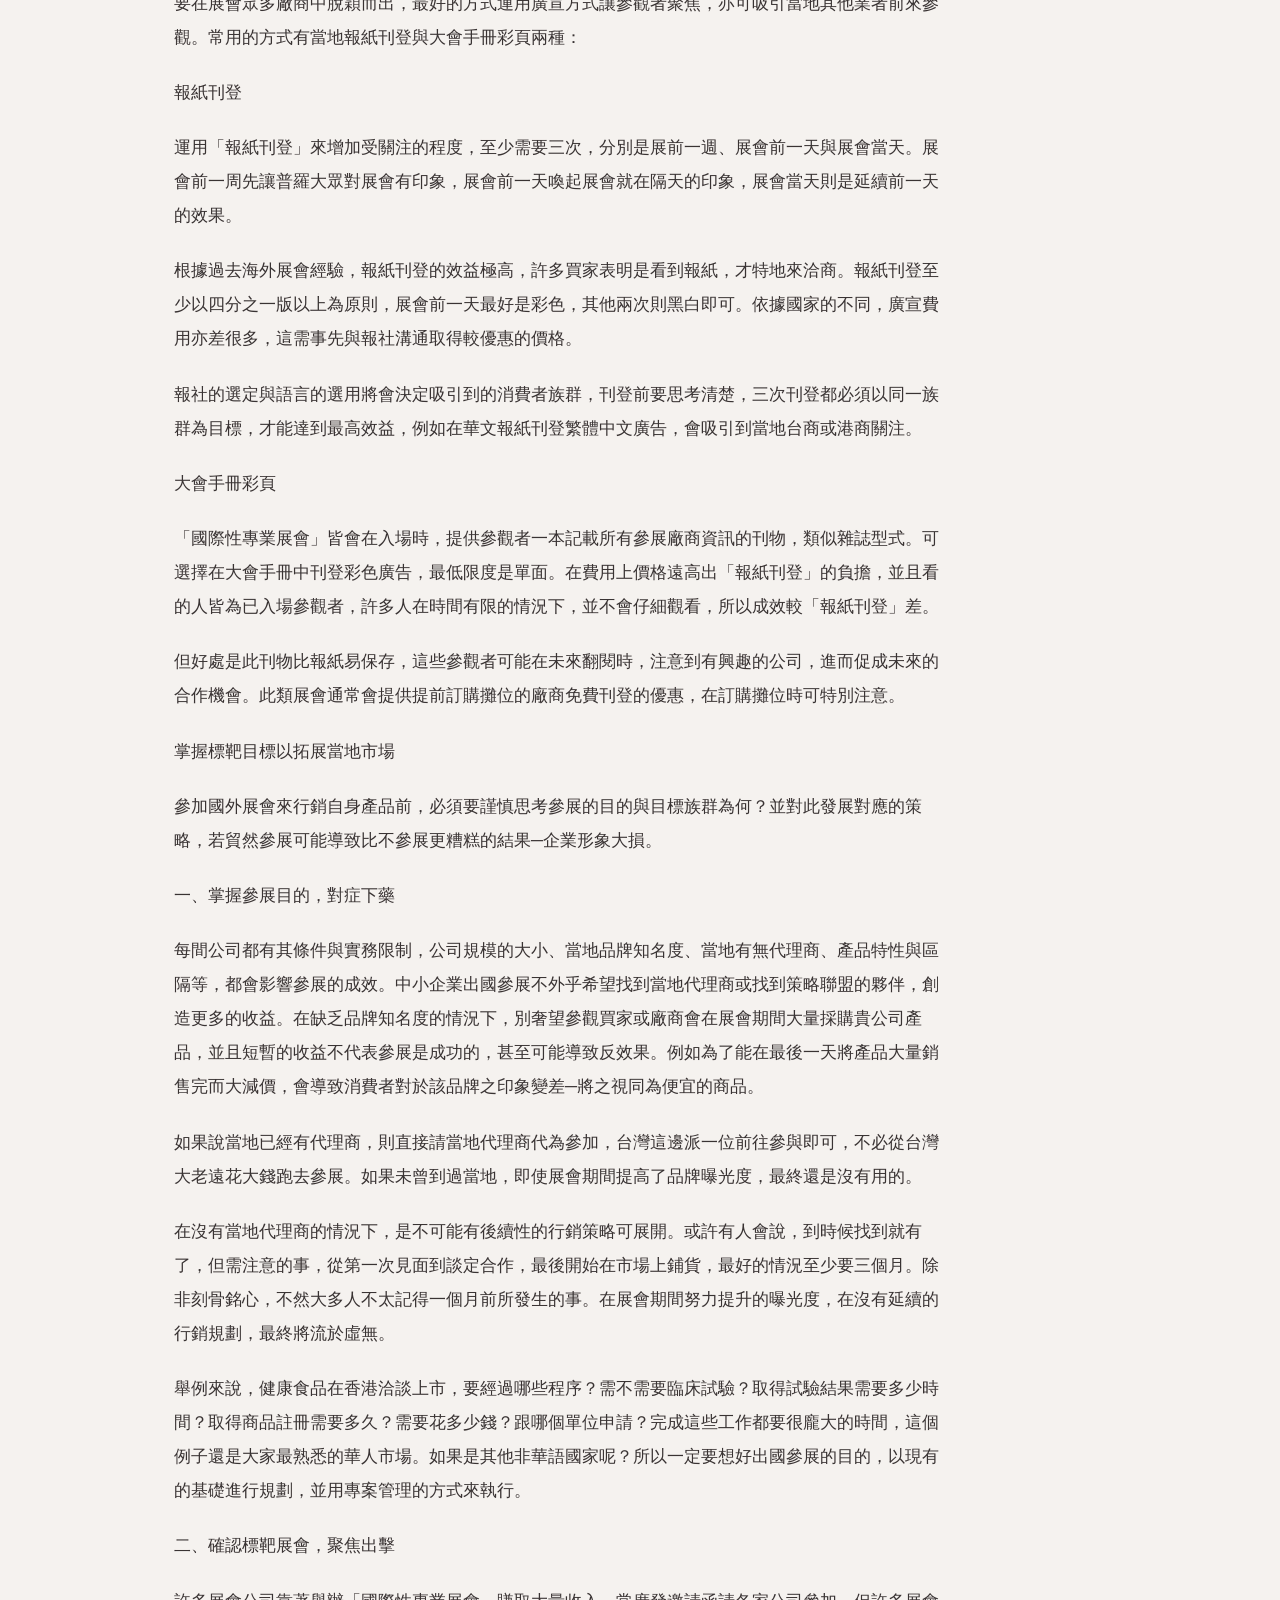
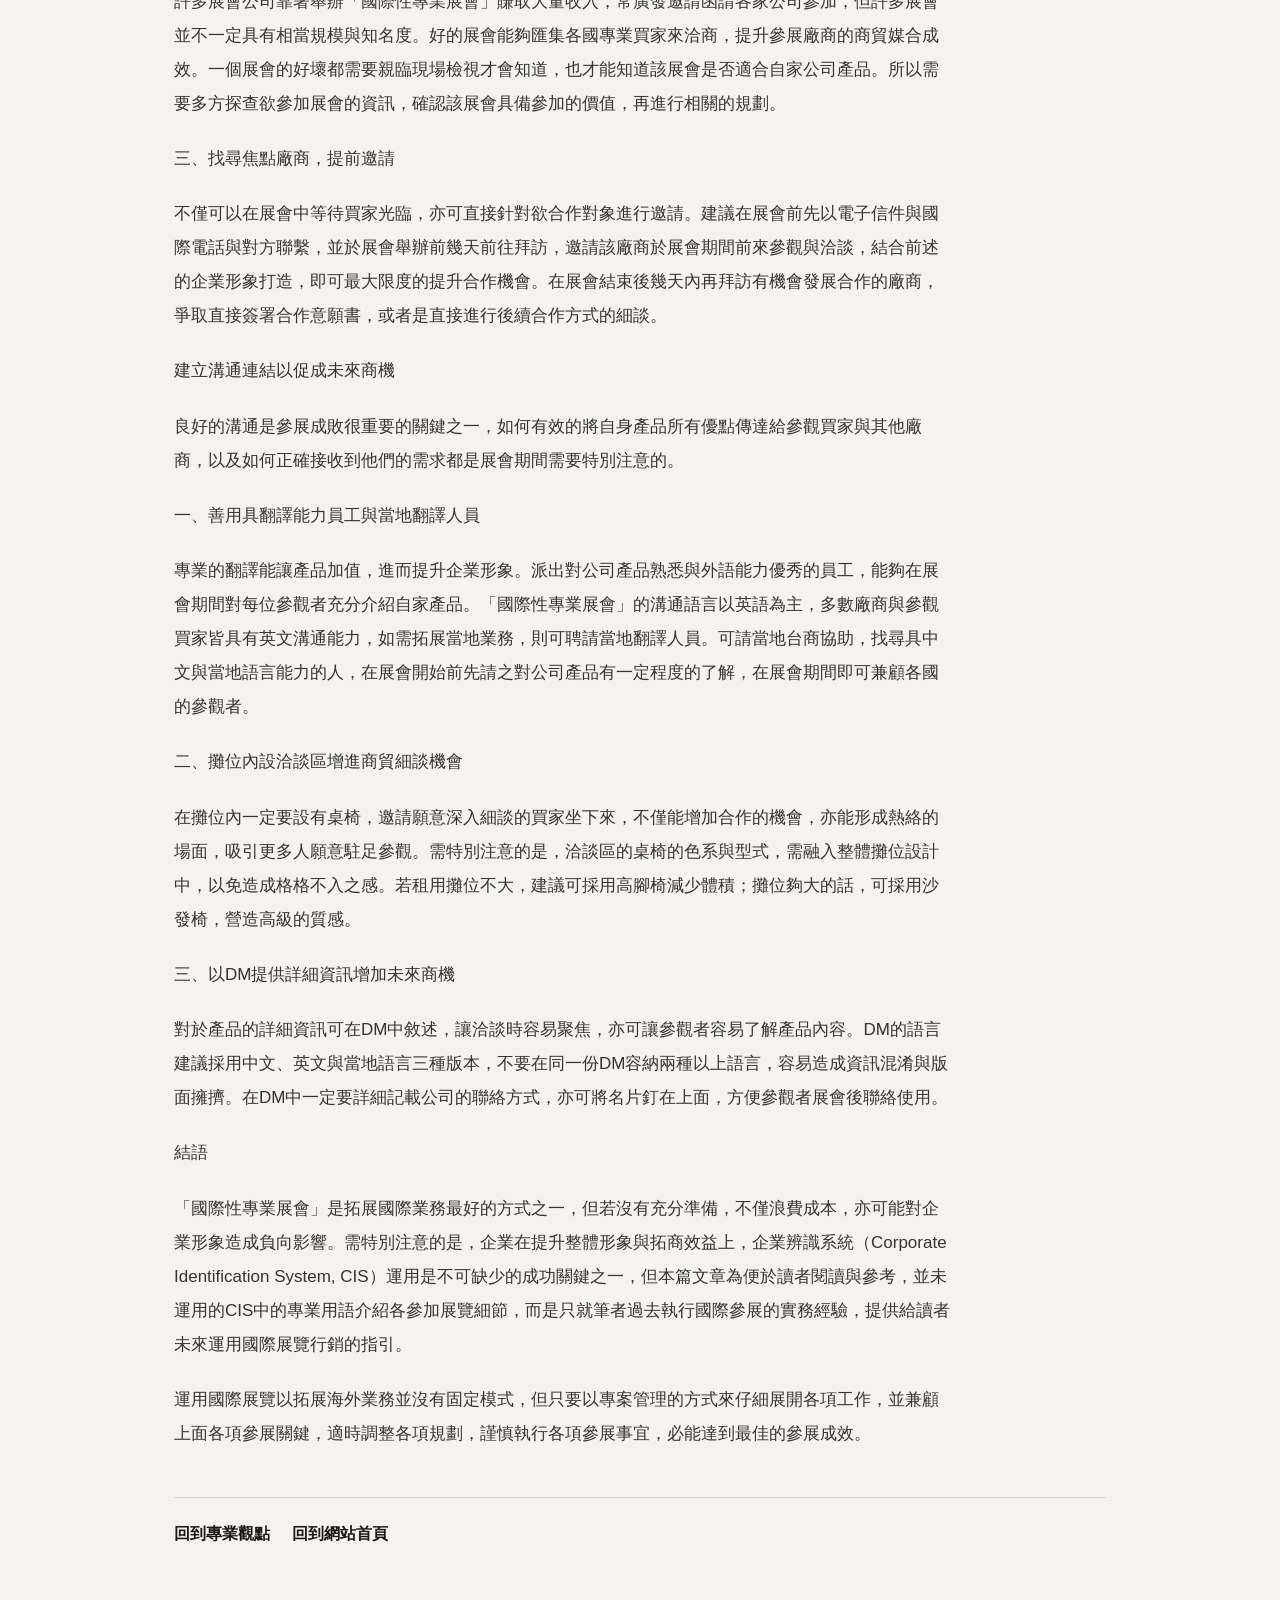
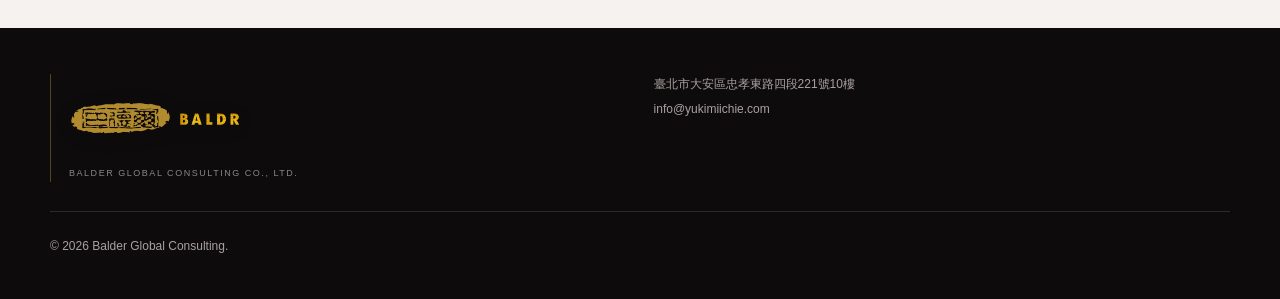
<file: articles/exhibition-marketing.html>
<!doctype html><html lang="zh-Hant"><head><meta charset="utf-8"><meta name="viewport" content="width=device-width, initial-scale=1"><meta name="description" content="掌握國際展覽行銷的關鍵環節"><title>以小搏大創商機－國際展覽行銷關鍵｜巴德爾全球顧問</title><link rel="stylesheet" href="../styles.css"><link rel="stylesheet" href="../theme-red.css"><link rel="stylesheet" href="../insights.css"></head><body class="insights-page article-page"><header class="site-header is-scrolled"><a class="brand" href="../index.html" aria-label="巴德爾全球顧問首頁"><img class="brand-original" src="../assets/brand/baldr-extracted-hollow-horizontal-v7.png?v=20261031-final" alt="巴德爾 BALDR 全球顧問"></a><nav class="site-nav" aria-label="主要導覽"><a href="../index.html#services">顧問服務</a><a href="../index.html#training">企業培訓</a><a href="../insights.html">專業觀點</a><a href="../consultant.html">顧問專頁</a><a class="nav-cta" href="../index.html#contact">合作洽詢</a></nav></header><main class="article-page-main"><a class="article-back" href="../insights.html">← 回到專業觀點</a><div class="insight-cover mkc-cover"><div><span>EXHIBITION MARKETING</span><strong>以小搏大，讓展覽創造商機</strong><small>掌握國際展覽行銷的關鍵環節</small></div></div><header class="article-header"><p>2012/07/06 · myMKC 管理知識中心</p><h1>以小搏大創商機－國際展覽行銷關鍵</h1></header><div class="article-body"><p>展會主要是在特定時間內提供一個交易平台，促成商貿合作的機會。拓展海外業務成功的關鍵方法之一，就是參加的「國際性專業展會（B2B） 」。此類展會通常舉辦在各國的一級城市，擁有強大的內需市場或地處國際貿易的樞紐，能吸引世界各地的同業參加。隨著「國際性專業展會」的發展，不僅參展廠商來自世界各地，買家與參觀者也具高度國際化，是中小型企業拓展海外業務最好的方式。</p>
<p>目前具有相當歷史的知名「國際性專業展會」之展期通常為三天，在短時間內能夠吸引至少200家參展廠商與20個大國以上的參與。以「2011年亞洲機能性食品原料展（FI ASIA 2011）」為例，共有231家（總計24國）廠商參加，包括中國、美國、英國、義大利、日本、韓國、新加坡...等，參觀買家亦達上萬人次。展會期間不僅是展商與參觀買家間的洽商機會，更可促成展商間的異業同盟。參加「國際性專業展會」不僅能在當地找尋商機，更可增進企業在國際上的知名度。</p>
<p>但國外消費相對於國內消費水平，相對高出許多。使用此種行銷方式需要耗費較多的經費，必須運用專案管理概念，針對每個環節進行謹慎規劃，才能以最少的花費達到最高的效益。參加「國際性專業展會」要表現出專業性，所以「精緻的攤位裝潢」與「完善的人員配置」不能省，要做好整體規劃，掌握企業未來欲在國際上發展的方向，善用外語人才協助洽商，才能吸引其他國家的廠商或參觀買家的關注，進而發展合作機會，創造企業發展的新藍圖。</p>
<p>做好整體規劃以展現企業形象</p>
<p>攤位整體意象就是企業的門面，不能馬虎行事，必須兼顧各項環節，才能讓參展有好的開始。參觀買家會依據所看到的攤位整體設計感，判斷這間公司是否具有合作的價值，其他參展廠商亦會比較展場內各攤位與自身的差異，評定企業的優劣。展會中各攤位如同百花爭艷，不只比產品與服務，更藉由裝潢設計暗地較勁。而有效的運用最少的預算達到最好的成效，則必須仰賴好的整體規劃，讓每一分錢都花在刀口上。</p>
<p>一、企業形象決定一切</p>
<p>人對於第一眼看到的印象，會影響後續對該事件或人的觀感。第一印象建立的時間因人而異，大致從2秒到3分鐘不等，在短時間內如何讓參觀買家或其他廠商有好的印象，仰賴於展前的規劃，必須讓人在第一眼即感覺到這間公司具有高專業性、優質的產品與服務，才能促成後續商談的機會。所以「攤位整體裝潢設計感」與「現場服務人員的形象」就非常重要，打造企業形象的展前規劃之關鍵有四點：</p>
<p>裝潢色調與企業形象結合</p>
<p>運用「企業標誌 （Logo）」 的色調與樣式為依據，進行攤位相關設計。整體以簡約、明亮、通透為原則，不宜容納太多元素與圖片，過於複雜繽紛的整體視覺不利於參觀者聚焦。如採用公司名稱宜用簡單的文字線條表現，切忌使用抽象文字。且在國際上仍以英文為主，除非公司中文名稱極為特殊，則可將之融入攤位設計元素中。</p>
<p>善用視覺溝通的簡約原則</p>
<p>產品照片應佔整張海報的三分之二以上，文字不必太多，以便於整體版面乾淨，利於遠處參觀者的注視。若有需要對該產品進行介紹，則以DM文宣取代，因為這樣才能吸引有興趣者前來詢問，製造洽談的機會。海報的基底色彩需融合攤位設計中，例如以淺藍色與白色為攤位的主色調，則海報的底色亦建議採用這兩種顏色，讓整體攤位畫面乾淨簡單符合前述的簡約原則。海報文字建議以國際通用語言為主，當地語言為輔助，例如在泰國參展建議以英文為主，泰文為輔。除非參展的國家為世界經濟強國，則以當地語言為主，以示尊重，例如在日本參展則以日文為主，英文為輔。</p>
<p>產品類別勝過公司名稱</p>
<p>攤位內若有小展台，在展台上方的標示物以產品類別為主。專業參觀買家或廠商首先會關切在他要的產品上，其次才是公司品牌。除非貴公司在國際上已具相當知名度，否則參觀者並不會對公司名稱有印象。並且公司名稱已融入攤位設計中，從遠處亦可觀看到，不需再重覆顯現。最好讓參觀者從遠處就可看到公司參展主打的產品類別名稱，在第一時間即吸引他的目光。</p>
<p>攤位決定參展成敗</p>
<p>參觀者會從攤位位置、大小、類型與面向來判斷這間公司是否具有相當規模，或者是否有事先做好規劃，而影響後續洽談的意願。因為具規模與歷史的「國際性專業展會」都需要前一年度就訂購攤位，才能取到較好的位置。並且越好的位置收費也越貴，只有提早訂購才能享更好的優惠。</p>
<p>二、精打細算以小搏大</p>
<p>參與「國際性專業展會」的花費最主要集中在攤位租金與裝潢費，以36平方公尺的攤位估計，這兩項費用至少需花近百萬才能在最低規格之下完成。對於沒有實際參展經驗，或者是對欲參加展會不熟悉的情況下，建議最好先參加觀展團或自行前往，以最少的經費先實地了解展會特性，確認展會具有參加價值時，馬上跟大會談定隔年的展會攤位，以獲得比較好的攤位與優惠價格。以下就攤位訂購相關事宜簡單介紹，讓讀者能對攤位租金的項目與花費有初步的了解：</p>
<p>攤位價格</p>
<p>依據展會公司的不同，即使在同一展展場地舉辦，展會攤位價格都不相同。攤位租金資訊在網站上的參展商資訊中都可以看到，如果展會公司在台灣有分公司，可從宣傳單得知價格，攤位形式主要分為「邊間」、「三面開」、「兩面開」、「邊角」與「島型」等五種。這些攤位在價格上亦會另外加收費用 （以百分比或直接加價）。</p>
<p>通常展會公司提供兩種選擇：</p>
<p>標準攤位 （standard Booth） ：</p>
<p>由展會公司提供簡易裝潢，面積多為9平方公尺或12平方公尺，價格亦由13萬元至27萬不等，依據舉辦展會公司隸屬國家別，計價幣值有歐元、美金、日幣、港幣與人民幣。</p>
<p>中國的展會舉辦歷史較短，在商貿媒合能力上較不足，能吸引的買家亦有限，但價格相對其他歐美國家舉辦的展會而言較低。標準單位整體形式較為簡單，無法突顯好的企業形象，如果要獲得較高的參展效益，建議自行裝潢較佳。</p>
<p>淨地 （space only）：</p>
<p>提供參展公司自行裝潢的空地，單位面積會稍微便宜一點，但總價仍然非常高，一般規定至少需訂購12平方米以上。建議可以跟幾間公司合作共同參展，唯一要注意的是這塊地只能有一種裝潢形象，千萬不要變成組合式的。可運用區域館 （例如台灣館） 形式進行整體包裝，亦可吸引到許多買家前來洽商。</p>
<p>需注意的是，展會期間的電力使用需另行花費，依據攤位預估使用量，花費從新台幣2萬元至10萬元不等。此外，展場內通常會設立公用上網區，但若攤位內想申請網路使用，有線網路的費用約新台幣4萬元以上。以上兩項服務都需事先申請，故在經費估算上記得提列。</p>
<p>攤位位置</p>
<p>在訂購攤位時常可發現攤位圖上每一塊格子都不一樣大小，都是依據前一年度的攤位分配圖，如果前一年度租用的公司今年度續租，則在攤位框格中央會寫上公司名稱。如果沒有寫上任何名字，表示展會公司希望這塊地是一起租出（淨地）。其他剩下攤位會依據9平方公尺的正方形為切割單位，供標準攤位使用，通常分布在展場的外圍。</p>
<p>需特別注意的是，別迷信中央走道，因為公司租用攤位淨地規模不大的情況下，選擇中央走道反而招攬不到客人。依據筆者過去海外展會的經驗，對中小企業最好的位置是展場主要入口處，最好攤位正對主要入口處，以便參觀者一入場即可看到。參觀者剛入場時精神最好，會對第一眼看到的攤位付出較多的關切。當展場過大，參觀者走到中央走道時已過於疲乏，多處在走馬看花的狀況。</p>
<p>但好攤位通常都已被國際規模的大型公司所訂購，並且在裝潢規模上稱之為城堡亦不為過，此時在攤位上方建構較高的塔型看板（Tower），亦是一種不錯的方法，可以吸引站在遠處的參觀者。</p>
<p>展會資訊收集</p>
<p>對於初次規劃海外展會事務的公司或人員而言，最難的是資訊來源。建議先詢問同業或探查同業通常參加哪些展會，從這些展會資訊開始蒐集與分析。亦可跟官方單位合作，國內許多政府單位致力於協助台灣企業走向國際，不僅提供許多國際上貿易資訊，更時常帶領廠商出國參展，運用這些政府單位的豐厚經驗，可減少初次參展的摸索時間。</p>
<p>攤位訂購</p>
<p>確立要參加的展會之後，可至該展會網站上訂購，或者透過展會公司在台灣的窗口訂購。許多大型展會公司都會在台灣設立分公司或辦事處，透過台灣代理的好處是因為他們都需要業績，所以比較可以要求一些優惠，甚至是價格折扣。亦可如同前述方式，透過觀展直接現場訂購，直接選擇希望的位置。</p>
<p>如果前三項都不太能達成，也就是說台灣沒有代理，代表展會不夠大，無法網路預訂代表管理不健全，現場也無法挑到好位子，就不要浪費錢了。除非是新展會，通常新展會都比較便宜，可以當作學經驗，但建議不要參加，因為這樣的展會成效真的不高。</p>
<p>三、運用廣宣吸睛</p>
<p>要在展會眾多廠商中脫穎而出，最好的方式運用廣宣方式讓參觀者聚焦，亦可吸引當地其他業者前來參觀。常用的方式有當地報紙刊登與大會手冊彩頁兩種：</p>
<p>報紙刊登</p>
<p>運用「報紙刊登」來增加受關注的程度，至少需要三次，分別是展前一週、展會前一天與展會當天。展會前一周先讓普羅大眾對展會有印象，展會前一天喚起展會就在隔天的印象，展會當天則是延續前一天的效果。</p>
<p>根據過去海外展會經驗，報紙刊登的效益極高，許多買家表明是看到報紙，才特地來洽商。報紙刊登至少以四分之一版以上為原則，展會前一天最好是彩色，其他兩次則黑白即可。依據國家的不同，廣宣費用亦差很多，這需事先與報社溝通取得較優惠的價格。</p>
<p>報社的選定與語言的選用將會決定吸引到的消費者族群，刊登前要思考清楚，三次刊登都必須以同一族群為目標，才能達到最高效益，例如在華文報紙刊登繁體中文廣告，會吸引到當地台商或港商關注。</p>
<p>大會手冊彩頁</p>
<p>「國際性專業展會」皆會在入場時，提供參觀者一本記載所有參展廠商資訊的刊物，類似雜誌型式。可選擇在大會手冊中刊登彩色廣告，最低限度是單面。在費用上價格遠高出「報紙刊登」的負擔，並且看的人皆為已入場參觀者，許多人在時間有限的情況下，並不會仔細觀看，所以成效較「報紙刊登」差。</p>
<p>但好處是此刊物比報紙易保存，這些參觀者可能在未來翻閱時，注意到有興趣的公司，進而促成未來的合作機會。此類展會通常會提供提前訂購攤位的廠商免費刊登的優惠，在訂購攤位時可特別注意。</p>
<p>掌握標靶目標以拓展當地市場</p>
<p>參加國外展會來行銷自身產品前，必須要謹慎思考參展的目的與目標族群為何？並對此發展對應的策略，若貿然參展可能導致比不參展更糟糕的結果─企業形象大損。</p>
<p>一、掌握參展目的，對症下藥</p>
<p>每間公司都有其條件與實務限制，公司規模的大小、當地品牌知名度、當地有無代理商、產品特性與區隔等，都會影響參展的成效。中小企業出國參展不外乎希望找到當地代理商或找到策略聯盟的夥伴，創造更多的收益。在缺乏品牌知名度的情況下，別奢望參觀買家或廠商會在展會期間大量採購貴公司產品，並且短暫的收益不代表參展是成功的，甚至可能導致反效果。例如為了能在最後一天將產品大量銷售完而大減價，會導致消費者對於該品牌之印象變差─將之視同為便宜的商品。</p>
<p>如果說當地已經有代理商，則直接請當地代理商代為參加，台灣這邊派一位前往參與即可，不必從台灣大老遠花大錢跑去參展。如果未曾到過當地，即使展會期間提高了品牌曝光度，最終還是沒有用的。</p>
<p>在沒有當地代理商的情況下，是不可能有後續性的行銷策略可展開。或許有人會說，到時候找到就有了，但需注意的事，從第一次見面到談定合作，最後開始在市場上鋪貨，最好的情況至少要三個月。除非刻骨銘心，不然大多人不太記得一個月前所發生的事。在展會期間努力提升的曝光度，在沒有延續的行銷規劃，最終將流於虛無。</p>
<p>舉例來說，健康食品在香港洽談上市，要經過哪些程序？需不需要臨床試驗？取得試驗結果需要多少時間？取得商品註冊需要多久？需要花多少錢？跟哪個單位申請？完成這些工作都要很龐大的時間，這個例子還是大家最熟悉的華人市場。如果是其他非華語國家呢？所以一定要想好出國參展的目的，以現有的基礎進行規劃，並用專案管理的方式來執行。</p>
<p>二、確認標靶展會，聚焦出擊</p>
<p>許多展會公司靠著舉辦「國際性專業展會」賺取大量收入，常廣發邀請函請各家公司參加，但許多展會並不一定具有相當規模與知名度。好的展會能夠匯集各國專業買家來洽商，提升參展廠商的商貿媒合成效。一個展會的好壞都需要親臨現場檢視才會知道，也才能知道該展會是否適合自家公司產品。所以需要多方探查欲參加展會的資訊，確認該展會具備參加的價值，再進行相關的規劃。</p>
<p>三、找尋焦點廠商，提前邀請</p>
<p>不僅可以在展會中等待買家光臨，亦可直接針對欲合作對象進行邀請。建議在展會前先以電子信件與國際電話與對方聯繫，並於展會舉辦前幾天前往拜訪，邀請該廠商於展會期間前來參觀與洽談，結合前述的企業形象打造，即可最大限度的提升合作機會。在展會結束後幾天內再拜訪有機會發展合作的廠商，爭取直接簽署合作意願書，或者是直接進行後續合作方式的細談。</p>
<p>建立溝通連結以促成未來商機</p>
<p>良好的溝通是參展成敗很重要的關鍵之一，如何有效的將自身產品所有優點傳達給參觀買家與其他廠商，以及如何正確接收到他們的需求都是展會期間需要特別注意的。</p>
<p>一、善用具翻譯能力員工與當地翻譯人員</p>
<p>專業的翻譯能讓產品加值，進而提升企業形象。派出對公司產品熟悉與外語能力優秀的員工，能夠在展會期間對每位參觀者充分介紹自家產品。「國際性專業展會」的溝通語言以英語為主，多數廠商與參觀買家皆具有英文溝通能力，如需拓展當地業務，則可聘請當地翻譯人員。可請當地台商協助，找尋具中文與當地語言能力的人，在展會開始前先請之對公司產品有一定程度的了解，在展會期間即可兼顧各國的參觀者。</p>
<p>二、攤位內設洽談區增進商貿細談機會</p>
<p>在攤位內一定要設有桌椅，邀請願意深入細談的買家坐下來，不僅能增加合作的機會，亦能形成熱絡的場面，吸引更多人願意駐足參觀。需特別注意的是，洽談區的桌椅的色系與型式，需融入整體攤位設計中，以免造成格格不入之感。若租用攤位不大，建議可採用高腳椅減少體積；攤位夠大的話，可採用沙發椅，營造高級的質感。</p>
<p>三、以DM提供詳細資訊增加未來商機</p>
<p>對於產品的詳細資訊可在DM中敘述，讓洽談時容易聚焦，亦可讓參觀者容易了解產品內容。DM的語言建議採用中文、英文與當地語言三種版本，不要在同一份DM容納兩種以上語言，容易造成資訊混淆與版面擁擠。在DM中一定要詳細記載公司的聯絡方式，亦可將名片釘在上面，方便參觀者展會後聯絡使用。</p>
<p>結語</p>
<p>「國際性專業展會」是拓展國際業務最好的方式之一，但若沒有充分準備，不僅浪費成本，亦可能對企業形象造成負向影響。需特別注意的是，企業在提升整體形象與拓商效益上，企業辨識系統（Corporate Identification System, CIS）運用是不可缺少的成功關鍵之一，但本篇文章為便於讀者閱讀與參考，並未運用的CIS中的專業用語介紹各參加展覽細節，而是只就筆者過去執行國際參展的實務經驗，提供給讀者未來運用國際展覽行銷的指引。</p>
<p>運用國際展覽以拓展海外業務並沒有固定模式，但只要以專案管理的方式來仔細展開各項工作，並兼顧上面各項參展關鍵，適時調整各項規劃，謹慎執行各項參展事宜，必能達到最佳的參展成效。</p></div><nav class="article-end-nav"><a href="../insights.html">回到專業觀點</a><a href="../index.html">回到網站首頁</a></nav></main><footer class="site-footer"><div class="footer-brand"><img class="footer-original" src="../assets/brand/baldr-extracted-hollow-horizontal-v7.png?v=20261031-final" alt="巴德爾 BALDR 全球顧問"><small>BALDER GLOBAL CONSULTING CO., LTD.</small></div><div><p>臺北市大安區忠孝東路四段221號10樓</p><p><a href="mailto:info@yukimiichie.com">info@yukimiichie.com</a></p></div><p class="copyright">© 2026 Balder Global Consulting.</p></footer></body></html>
</file>
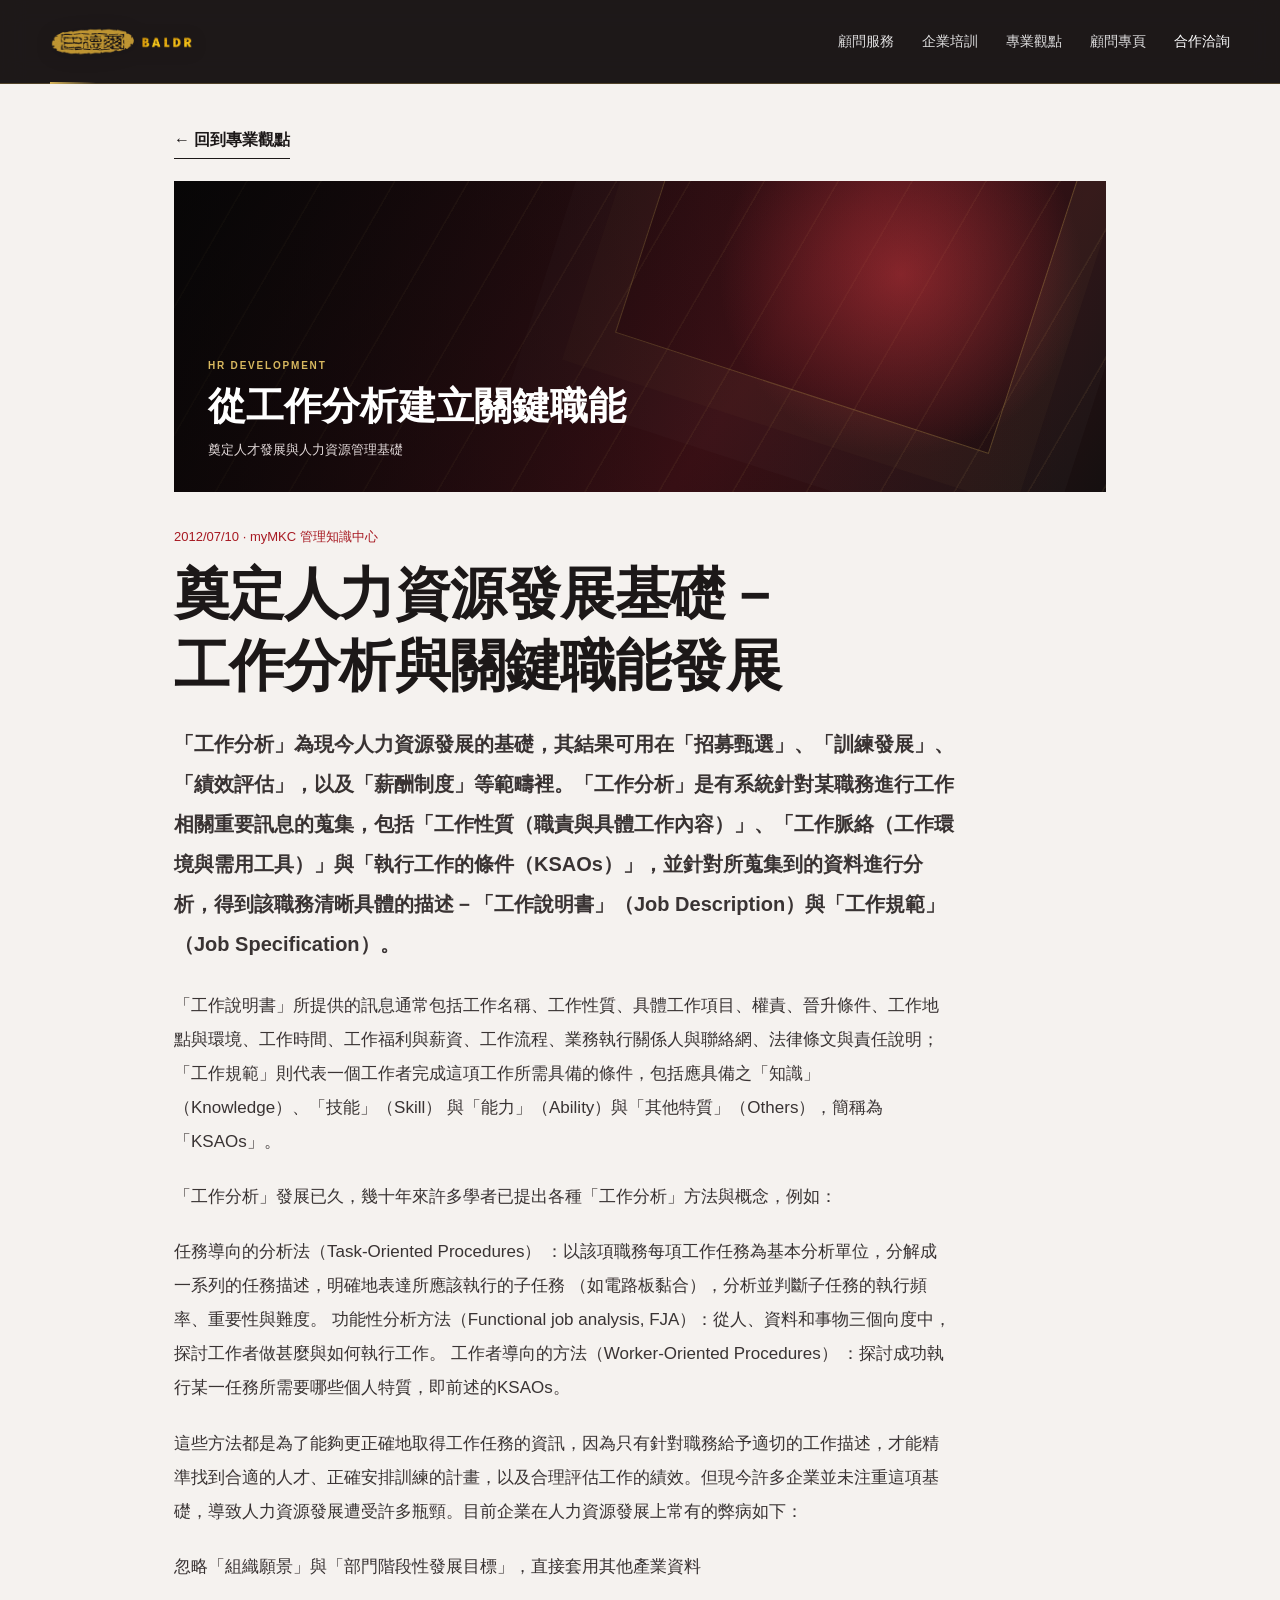
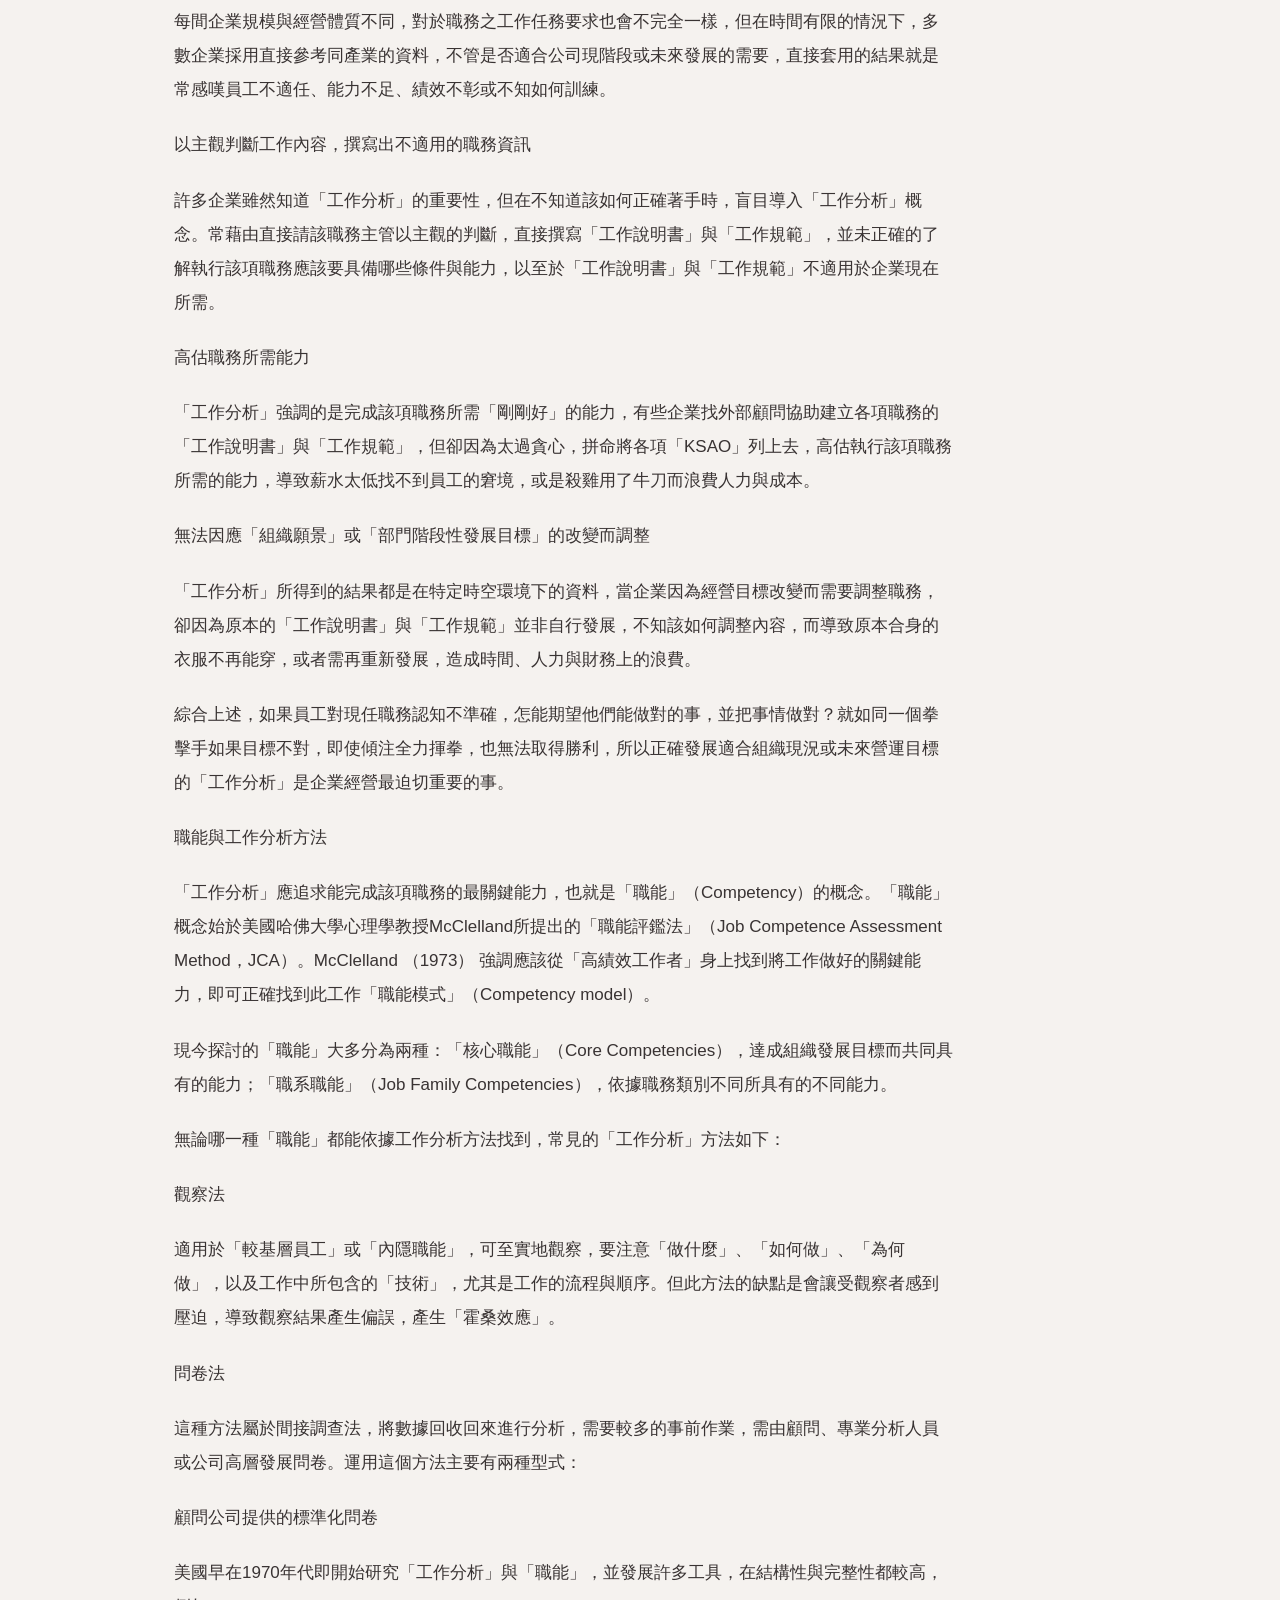
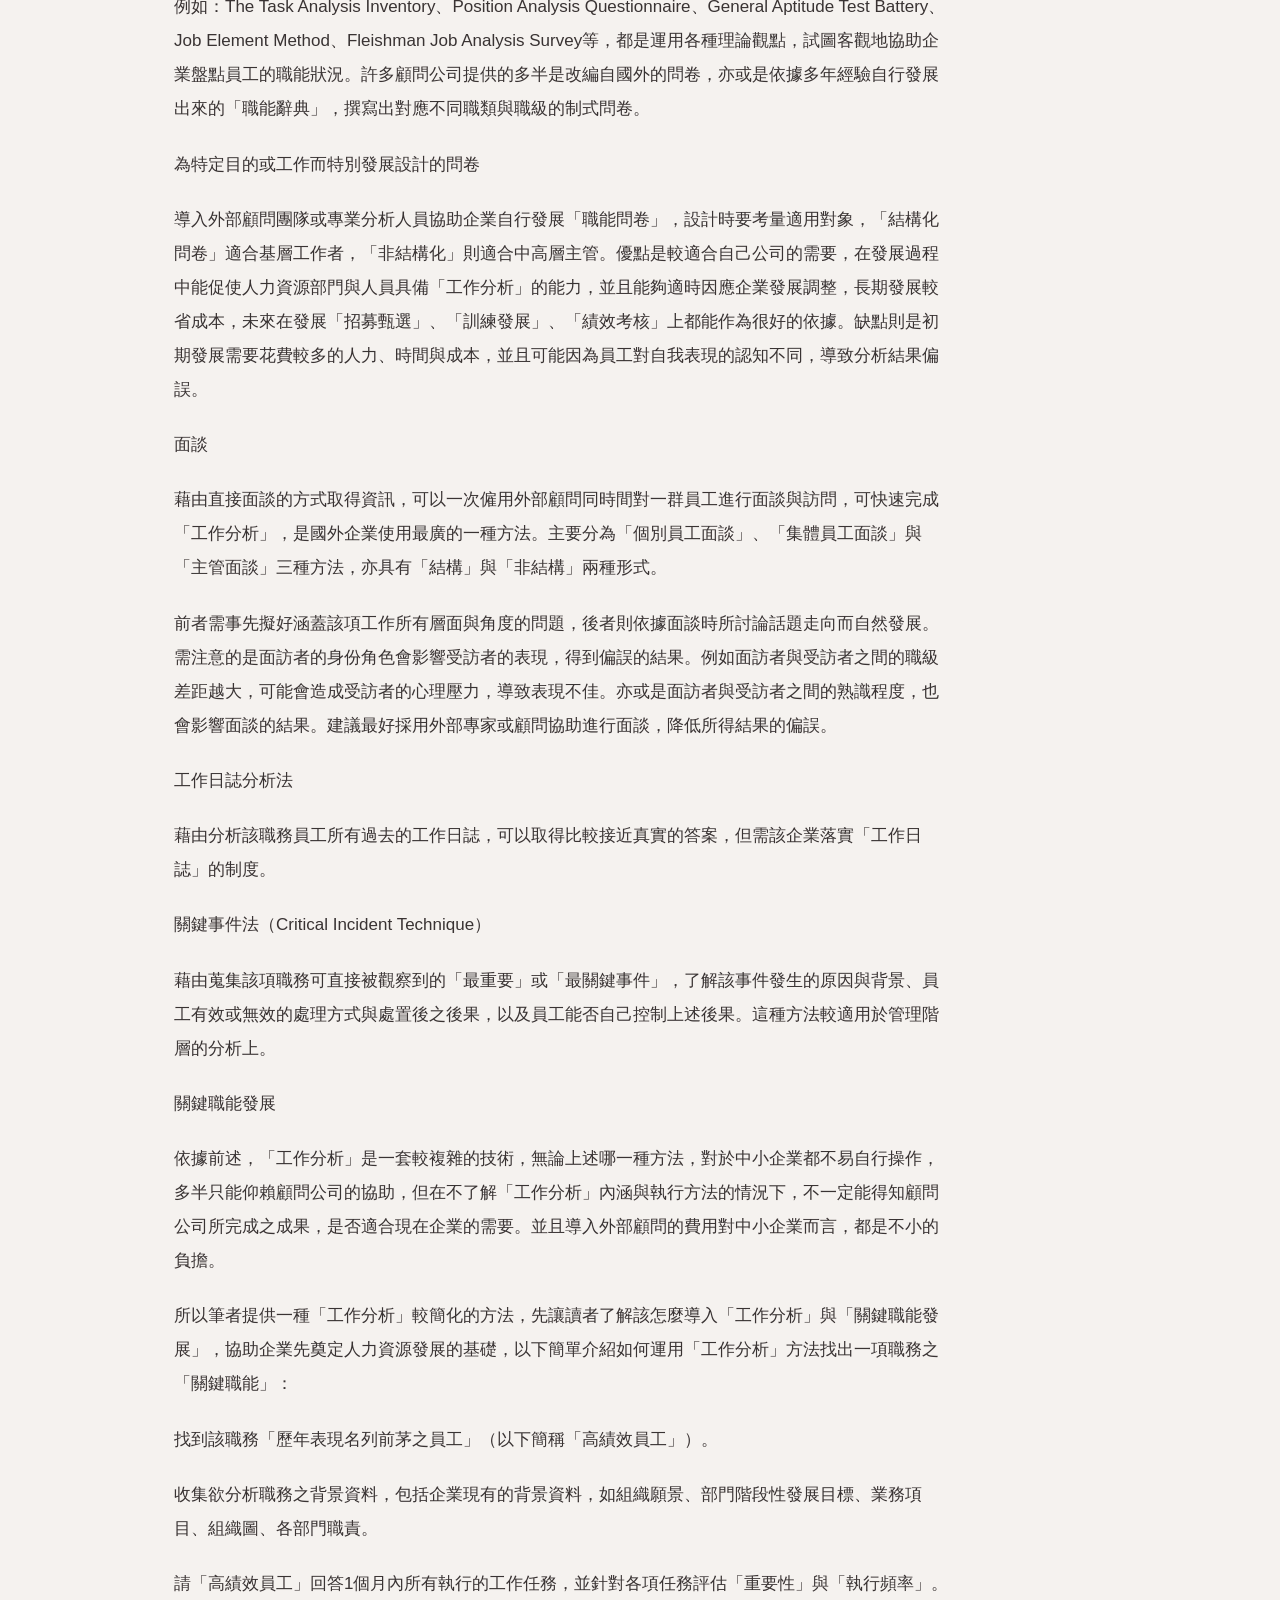
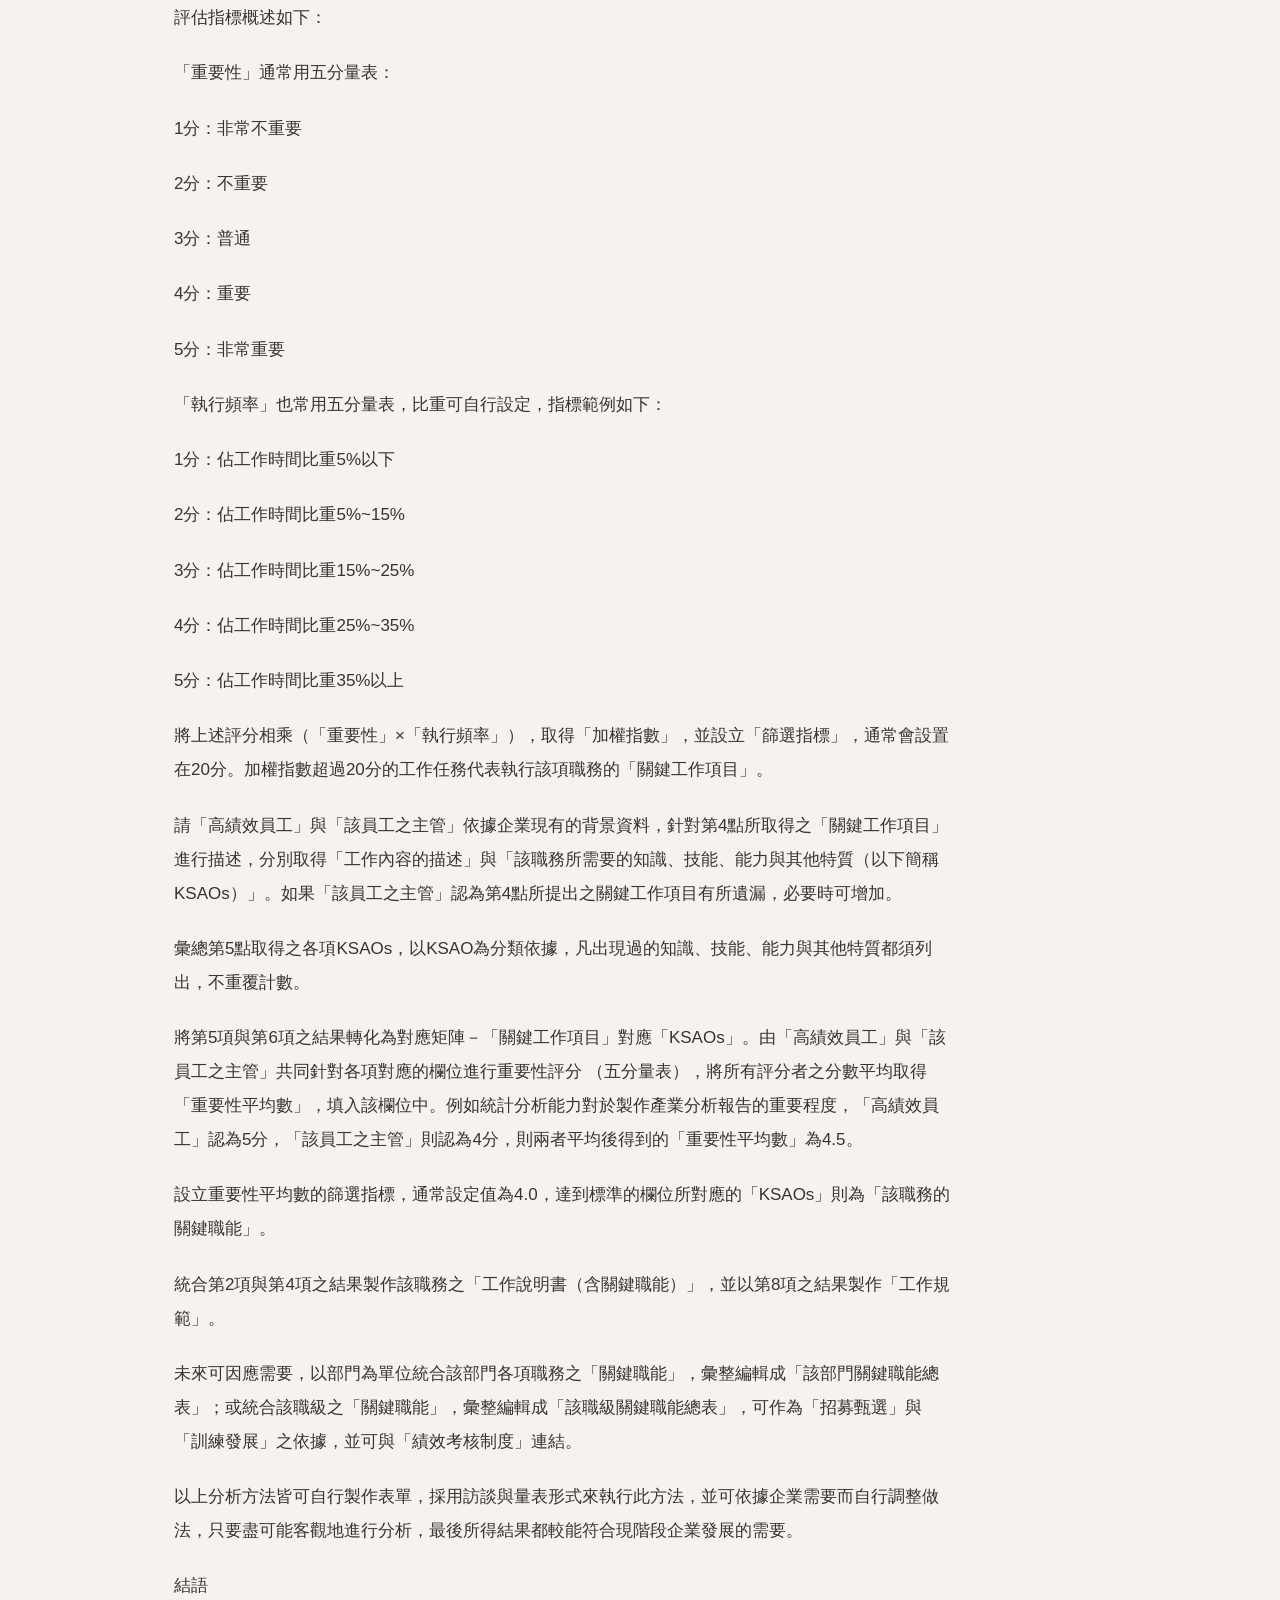
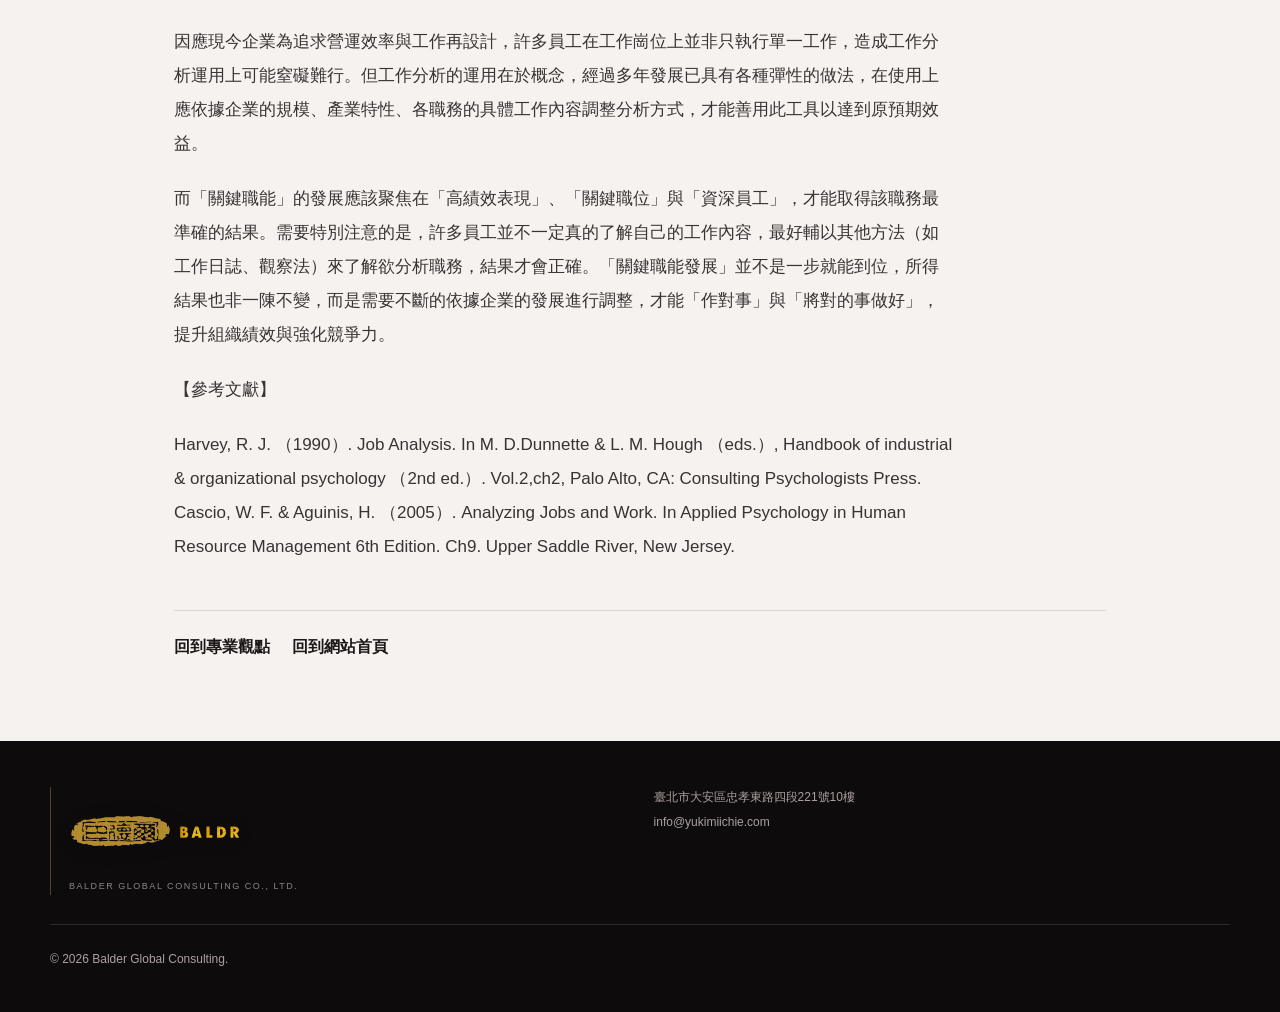
<file: articles/hr-competency.html>
<!doctype html><html lang="zh-Hant"><head><meta charset="utf-8"><meta name="viewport" content="width=device-width, initial-scale=1"><meta name="description" content="奠定人才發展與人力資源管理基礎"><title>奠定人力資源發展基礎－工作分析與關鍵職能發展｜巴德爾全球顧問</title><link rel="stylesheet" href="../styles.css"><link rel="stylesheet" href="../theme-red.css"><link rel="stylesheet" href="../insights.css"></head><body class="insights-page article-page"><header class="site-header is-scrolled"><a class="brand" href="../index.html" aria-label="巴德爾全球顧問首頁"><img class="brand-original" src="../assets/brand/baldr-extracted-hollow-horizontal-v7.png?v=20261031-final" alt="巴德爾 BALDR 全球顧問"></a><nav class="site-nav" aria-label="主要導覽"><a href="../index.html#services">顧問服務</a><a href="../index.html#training">企業培訓</a><a href="../insights.html">專業觀點</a><a href="../consultant.html">顧問專頁</a><a class="nav-cta" href="../index.html#contact">合作洽詢</a></nav></header><main class="article-page-main"><a class="article-back" href="../insights.html">← 回到專業觀點</a><div class="insight-cover mkc-cover"><div><span>HR DEVELOPMENT</span><strong>從工作分析建立關鍵職能</strong><small>奠定人才發展與人力資源管理基礎</small></div></div><header class="article-header"><p>2012/07/10 · myMKC 管理知識中心</p><h1>奠定人力資源發展基礎－工作分析與關鍵職能發展</h1></header><div class="article-body"><p>「工作分析」為現今人力資源發展的基礎，其結果可用在「招募甄選」、「訓練發展」、「績效評估」，以及「薪酬制度」等範疇裡。「工作分析」是有系統針對某職務進行工作相關重要訊息的蒐集，包括「工作性質（職責與具體工作內容）」、「工作脈絡（工作環境與需用工具）」與「執行工作的條件（KSAOs）」，並針對所蒐集到的資料進行分析，得到該職務清晰具體的描述－「工作說明書」（Job Description）與「工作規範」（Job Specification）。</p>
<p>「工作說明書」所提供的訊息通常包括工作名稱、工作性質、具體工作項目、權責、晉升條件、工作地點與環境、工作時間、工作福利與薪資、工作流程、業務執行關係人與聯絡網、法律條文與責任說明；「工作規範」則代表一個工作者完成這項工作所需具備的條件，包括應具備之「知識」（Knowledge）、「技能」（Skill） 與「能力」（Ability）與「其他特質」（Others），簡稱為「KSAOs」。</p>
<p>「工作分析」發展已久，幾十年來許多學者已提出各種「工作分析」方法與概念，例如：</p>
<p>任務導向的分析法（Task-Oriented Procedures） ：以該項職務每項工作任務為基本分析單位，分解成一系列的任務描述，明確地表達所應該執行的子任務 （如電路板黏合），分析並判斷子任務的執行頻率、重要性與難度。 功能性分析方法（Functional job analysis, FJA）：從人、資料和事物三個向度中，探討工作者做甚麼與如何執行工作。 工作者導向的方法（Worker-Oriented Procedures） ：探討成功執行某一任務所需要哪些個人特質，即前述的KSAOs。</p>
<p>這些方法都是為了能夠更正確地取得工作任務的資訊，因為只有針對職務給予適切的工作描述，才能精準找到合適的人才、正確安排訓練的計畫，以及合理評估工作的績效。但現今許多企業並未注重這項基礎，導致人力資源發展遭受許多瓶頸。目前企業在人力資源發展上常有的弊病如下：</p>
<p>忽略「組織願景」與「部門階段性發展目標」，直接套用其他產業資料</p>
<p>每間企業規模與經營體質不同，對於職務之工作任務要求也會不完全一樣，但在時間有限的情況下，多數企業採用直接參考同產業的資料，不管是否適合公司現階段或未來發展的需要，直接套用的結果就是常感嘆員工不適任、能力不足、績效不彰或不知如何訓練。</p>
<p>以主觀判斷工作內容，撰寫出不適用的職務資訊</p>
<p>許多企業雖然知道「工作分析」的重要性，但在不知道該如何正確著手時，盲目導入「工作分析」概念。常藉由直接請該職務主管以主觀的判斷，直接撰寫「工作說明書」與「工作規範」，並未正確的了解執行該項職務應該要具備哪些條件與能力，以至於「工作說明書」與「工作規範」不適用於企業現在所需。</p>
<p>高估職務所需能力</p>
<p>「工作分析」強調的是完成該項職務所需「剛剛好」的能力，有些企業找外部顧問協助建立各項職務的「工作說明書」與「工作規範」，但卻因為太過貪心，拼命將各項「KSAO」列上去，高估執行該項職務所需的能力，導致薪水太低找不到員工的窘境，或是殺雞用了牛刀而浪費人力與成本。</p>
<p>無法因應「組織願景」或「部門階段性發展目標」的改變而調整</p>
<p>「工作分析」所得到的結果都是在特定時空環境下的資料，當企業因為經營目標改變而需要調整職務，卻因為原本的「工作說明書」與「工作規範」並非自行發展，不知該如何調整內容，而導致原本合身的衣服不再能穿，或者需再重新發展，造成時間、人力與財務上的浪費。</p>
<p>綜合上述，如果員工對現任職務認知不準確，怎能期望他們能做對的事，並把事情做對？就如同一個拳擊手如果目標不對，即使傾注全力揮拳，也無法取得勝利，所以正確發展適合組織現況或未來營運目標的「工作分析」是企業經營最迫切重要的事。</p>
<p>職能與工作分析方法</p>
<p>「工作分析」應追求能完成該項職務的最關鍵能力，也就是「職能」（Competency）的概念。「職能」概念始於美國哈佛大學心理學教授McClelland所提出的「職能評鑑法」（Job Competence Assessment Method，JCA）。McClelland （1973） 強調應該從「高績效工作者」身上找到將工作做好的關鍵能力，即可正確找到此工作「職能模式」（Competency model）。</p>
<p>現今探討的「職能」大多分為兩種：「核心職能」（Core Competencies），達成組織發展目標而共同具有的能力；「職系職能」（Job Family Competencies），依據職務類別不同所具有的不同能力。</p>
<p>無論哪一種「職能」都能依據工作分析方法找到，常見的「工作分析」方法如下：</p>
<p>觀察法</p>
<p>適用於「較基層員工」或「內隱職能」，可至實地觀察，要注意「做什麼」、「如何做」、「為何做」，以及工作中所包含的「技術」，尤其是工作的流程與順序。但此方法的缺點是會讓受觀察者感到壓迫，導致觀察結果產生偏誤，產生「霍桑效應」。</p>
<p>問卷法</p>
<p>這種方法屬於間接調查法，將數據回收回來進行分析，需要較多的事前作業，需由顧問、專業分析人員或公司高層發展問卷。運用這個方法主要有兩種型式：</p>
<p>顧問公司提供的標準化問卷</p>
<p>美國早在1970年代即開始研究「工作分析」與「職能」，並發展許多工具，在結構性與完整性都較高，例如：The Task Analysis Inventory、Position Analysis Questionnaire、General Aptitude Test Battery、Job Element Method、Fleishman Job Analysis Survey等，都是運用各種理論觀點，試圖客觀地協助企業盤點員工的職能狀況。許多顧問公司提供的多半是改編自國外的問卷，亦或是依據多年經驗自行發展出來的「職能辭典」，撰寫出對應不同職類與職級的制式問卷。</p>
<p>為特定目的或工作而特別發展設計的問卷</p>
<p>導入外部顧問團隊或專業分析人員協助企業自行發展「職能問卷」，設計時要考量適用對象，「結構化問卷」適合基層工作者，「非結構化」則適合中高層主管。優點是較適合自己公司的需要，在發展過程中能促使人力資源部門與人員具備「工作分析」的能力，並且能夠適時因應企業發展調整，長期發展較省成本，未來在發展「招募甄選」、「訓練發展」、「績效考核」上都能作為很好的依據。缺點則是初期發展需要花費較多的人力、時間與成本，並且可能因為員工對自我表現的認知不同，導致分析結果偏誤。</p>
<p>面談</p>
<p>藉由直接面談的方式取得資訊，可以一次僱用外部顧問同時間對一群員工進行面談與訪問，可快速完成「工作分析」，是國外企業使用最廣的一種方法。主要分為「個別員工面談」、「集體員工面談」與「主管面談」三種方法，亦具有「結構」與「非結構」兩種形式。</p>
<p>前者需事先擬好涵蓋該項工作所有層面與角度的問題，後者則依據面談時所討論話題走向而自然發展。需注意的是面訪者的身份角色會影響受訪者的表現，得到偏誤的結果。例如面訪者與受訪者之間的職級差距越大，可能會造成受訪者的心理壓力，導致表現不佳。亦或是面訪者與受訪者之間的熟識程度，也會影響面談的結果。建議最好採用外部專家或顧問協助進行面談，降低所得結果的偏誤。</p>
<p>工作日誌分析法</p>
<p>藉由分析該職務員工所有過去的工作日誌，可以取得比較接近真實的答案，但需該企業落實「工作日誌」的制度。</p>
<p>關鍵事件法（Critical Incident Technique）</p>
<p>藉由蒐集該項職務可直接被觀察到的「最重要」或「最關鍵事件」，了解該事件發生的原因與背景、員工有效或無效的處理方式與處置後之後果，以及員工能否自己控制上述後果。這種方法較適用於管理階層的分析上。</p>
<p>關鍵職能發展</p>
<p>依據前述，「工作分析」是一套較複雜的技術，無論上述哪一種方法，對於中小企業都不易自行操作，多半只能仰賴顧問公司的協助，但在不了解「工作分析」內涵與執行方法的情況下，不一定能得知顧問公司所完成之成果，是否適合現在企業的需要。並且導入外部顧問的費用對中小企業而言，都是不小的負擔。</p>
<p>所以筆者提供一種「工作分析」較簡化的方法，先讓讀者了解該怎麼導入「工作分析」與「關鍵職能發展」，協助企業先奠定人力資源發展的基礎，以下簡單介紹如何運用「工作分析」方法找出一項職務之「關鍵職能」：</p>
<p>找到該職務「歷年表現名列前茅之員工」（以下簡稱「高績效員工」）。</p>
<p>收集欲分析職務之背景資料，包括企業現有的背景資料，如組織願景、部門階段性發展目標、業務項目、組織圖、各部門職責。</p>
<p>請「高績效員工」回答1個月內所有執行的工作任務，並針對各項任務評估「重要性」與「執行頻率」。評估指標概述如下：</p>
<p>「重要性」通常用五分量表：</p>
<p>1分：非常不重要</p>
<p>2分：不重要</p>
<p>3分：普通</p>
<p>4分：重要</p>
<p>5分：非常重要</p>
<p>「執行頻率」也常用五分量表，比重可自行設定，指標範例如下：</p>
<p>1分：佔工作時間比重5%以下</p>
<p>2分：佔工作時間比重5%~15%</p>
<p>3分：佔工作時間比重15%~25%</p>
<p>4分：佔工作時間比重25%~35%</p>
<p>5分：佔工作時間比重35%以上</p>
<p>將上述評分相乘（「重要性」×「執行頻率」），取得「加權指數」，並設立「篩選指標」，通常會設置在20分。加權指數超過20分的工作任務代表執行該項職務的「關鍵工作項目」。</p>
<p>請「高績效員工」與「該員工之主管」依據企業現有的背景資料，針對第4點所取得之「關鍵工作項目」進行描述，分別取得「工作內容的描述」與「該職務所需要的知識、技能、能力與其他特質（以下簡稱KSAOs）」。如果「該員工之主管」認為第4點所提出之關鍵工作項目有所遺漏，必要時可增加。</p>
<p>彙總第5點取得之各項KSAOs，以KSAO為分類依據，凡出現過的知識、技能、能力與其他特質都須列出，不重覆計數。</p>
<p>將第5項與第6項之結果轉化為對應矩陣－「關鍵工作項目」對應「KSAOs」。由「高績效員工」與「該員工之主管」共同針對各項對應的欄位進行重要性評分 （五分量表），將所有評分者之分數平均取得「重要性平均數」，填入該欄位中。例如統計分析能力對於製作產業分析報告的重要程度，「高績效員工」認為5分，「該員工之主管」則認為4分，則兩者平均後得到的「重要性平均數」為4.5。</p>
<p>設立重要性平均數的篩選指標，通常設定值為4.0，達到標準的欄位所對應的「KSAOs」則為「該職務的關鍵職能」。</p>
<p>統合第2項與第4項之結果製作該職務之「工作說明書（含關鍵職能）」，並以第8項之結果製作「工作規範」。</p>
<p>未來可因應需要，以部門為單位統合該部門各項職務之「關鍵職能」，彙整編輯成「該部門關鍵職能總表」；或統合該職級之「關鍵職能」，彙整編輯成「該職級關鍵職能總表」，可作為「招募甄選」與「訓練發展」之依據，並可與「績效考核制度」連結。</p>
<p>以上分析方法皆可自行製作表單，採用訪談與量表形式來執行此方法，並可依據企業需要而自行調整做法，只要盡可能客觀地進行分析，最後所得結果都較能符合現階段企業發展的需要。</p>
<p>結語</p>
<p>因應現今企業為追求營運效率與工作再設計，許多員工在工作崗位上並非只執行單一工作，造成工作分析運用上可能窒礙難行。但工作分析的運用在於概念，經過多年發展已具有各種彈性的做法，在使用上應依據企業的規模、產業特性、各職務的具體工作內容調整分析方式，才能善用此工具以達到原預期效益。</p>
<p>而「關鍵職能」的發展應該聚焦在「高績效表現」、「關鍵職位」與「資深員工」，才能取得該職務最準確的結果。需要特別注意的是，許多員工並不一定真的了解自己的工作內容，最好輔以其他方法（如工作日誌、觀察法）來了解欲分析職務，結果才會正確。「關鍵職能發展」並不是一步就能到位，所得結果也非一陳不變，而是需要不斷的依據企業的發展進行調整，才能「作對事」與「將對的事做好」，提升組織績效與強化競爭力。</p>
<p>【參考文獻】</p>
<p>Harvey, R. J. （1990）. Job Analysis. In M. D.Dunnette &amp; L. M. Hough （eds.）, Handbook of industrial &amp; organizational psychology （2nd ed.）. Vol.2,ch2, Palo Alto, CA: Consulting Psychologists Press. Cascio, W. F. &amp; Aguinis, H. （2005）. Analyzing Jobs and Work. In Applied Psychology in Human Resource Management 6th Edition. Ch9. Upper Saddle River, New Jersey.</p></div><nav class="article-end-nav"><a href="../insights.html">回到專業觀點</a><a href="../index.html">回到網站首頁</a></nav></main><footer class="site-footer"><div class="footer-brand"><img class="footer-original" src="../assets/brand/baldr-extracted-hollow-horizontal-v7.png?v=20261031-final" alt="巴德爾 BALDR 全球顧問"><small>BALDER GLOBAL CONSULTING CO., LTD.</small></div><div><p>臺北市大安區忠孝東路四段221號10樓</p><p><a href="mailto:info@yukimiichie.com">info@yukimiichie.com</a></p></div><p class="copyright">© 2026 Balder Global Consulting.</p></footer></body></html>
</file>
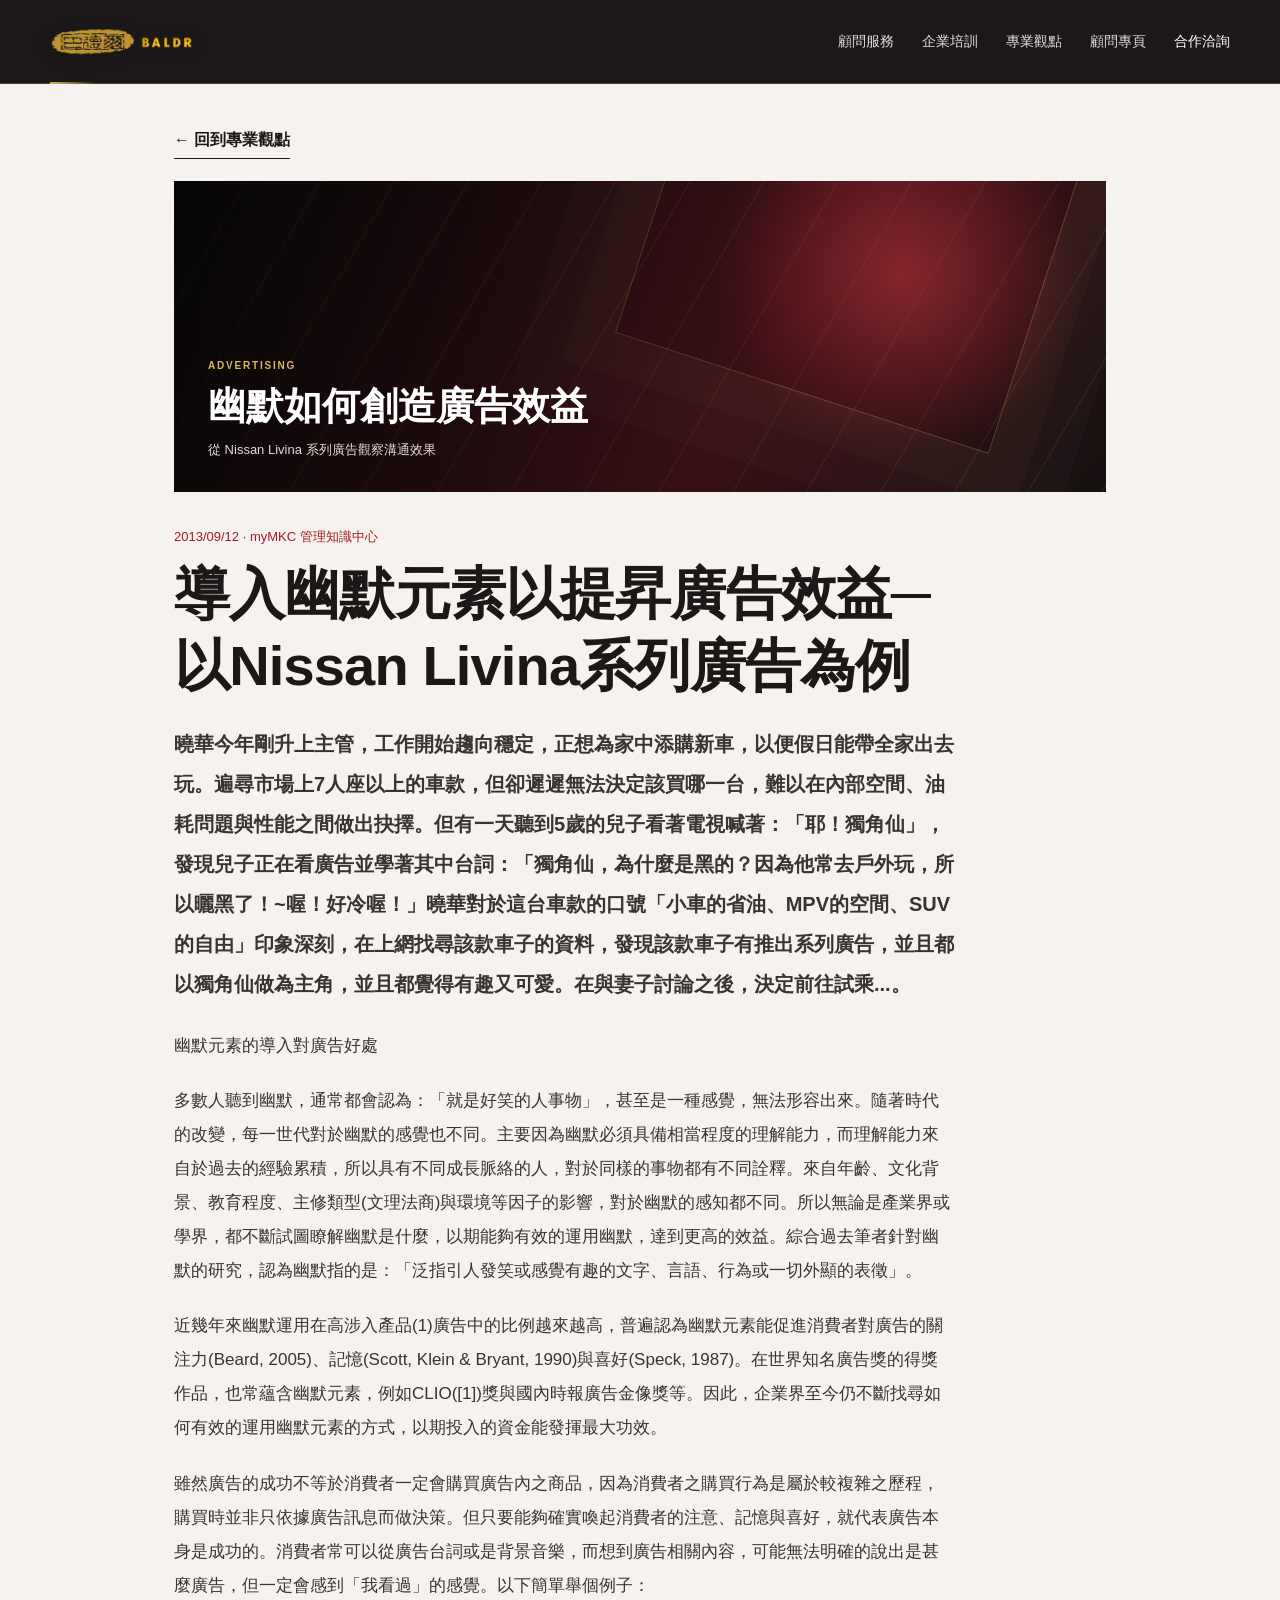
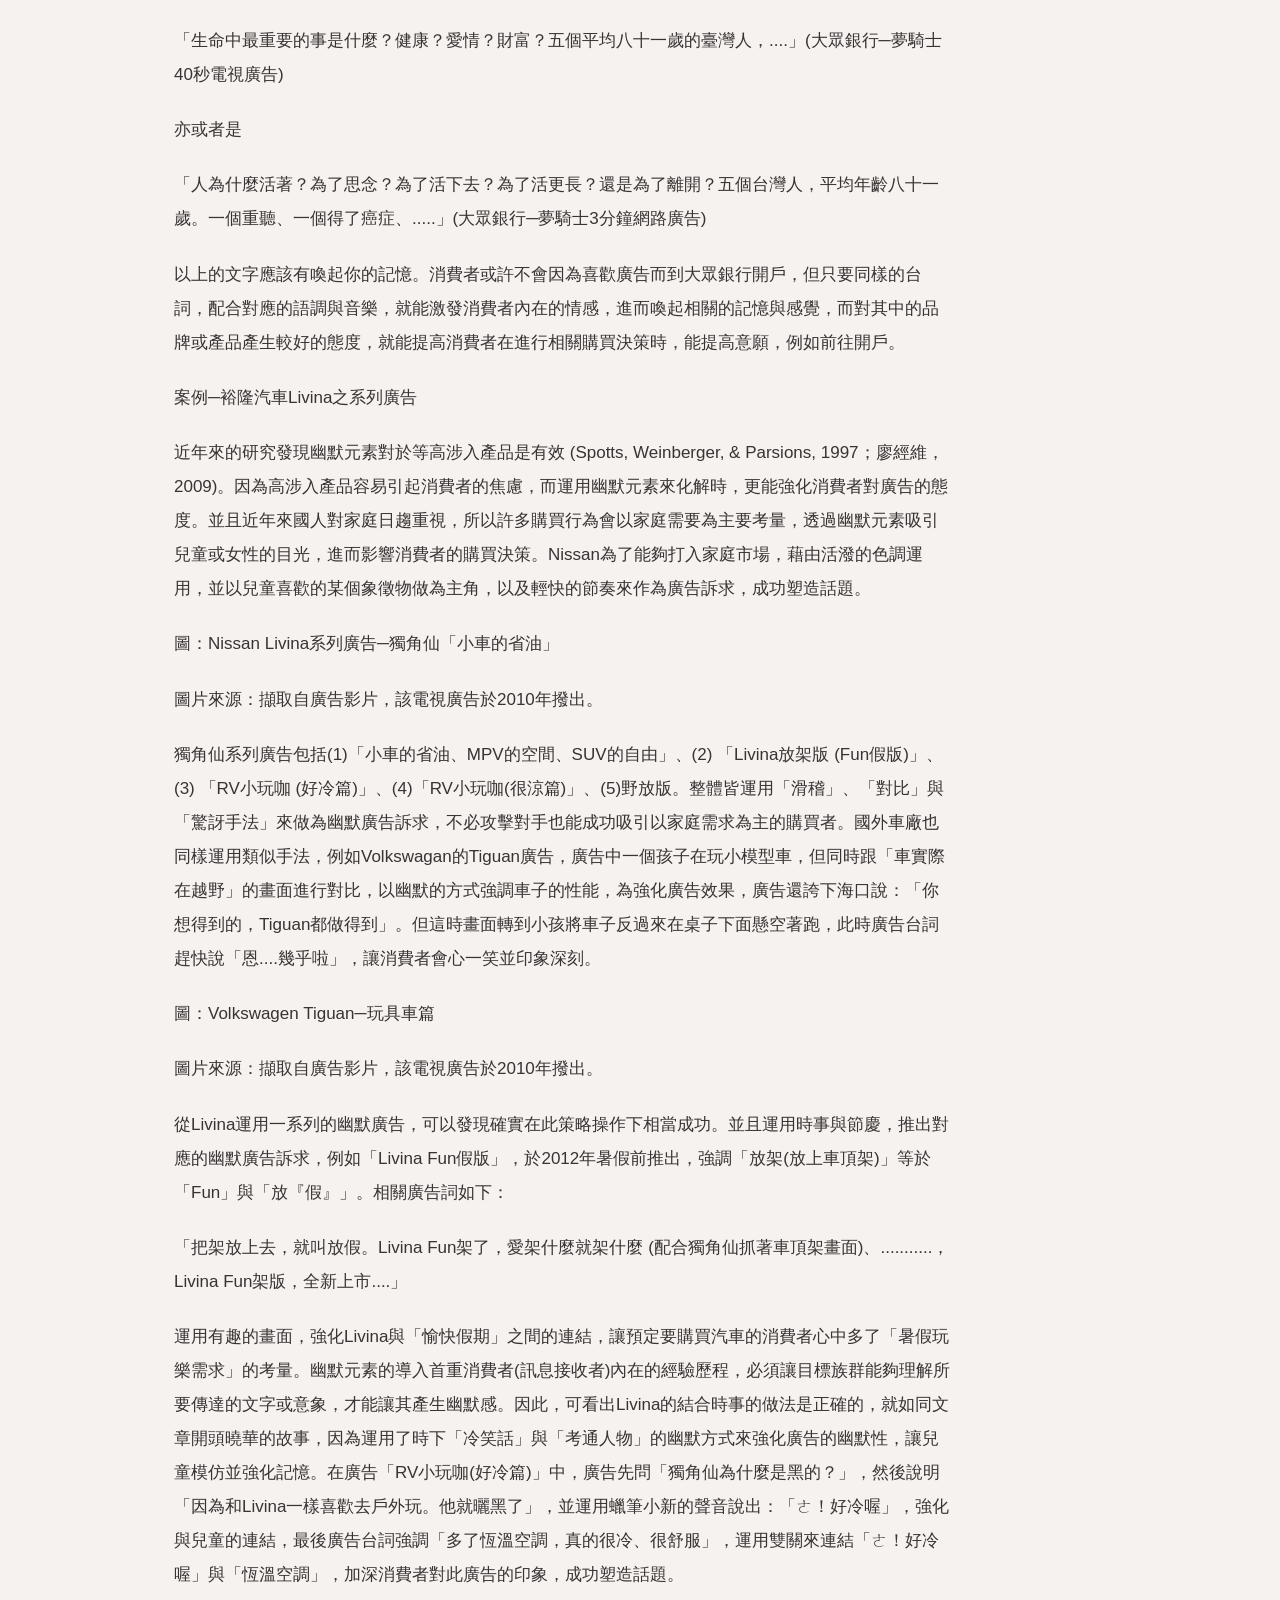
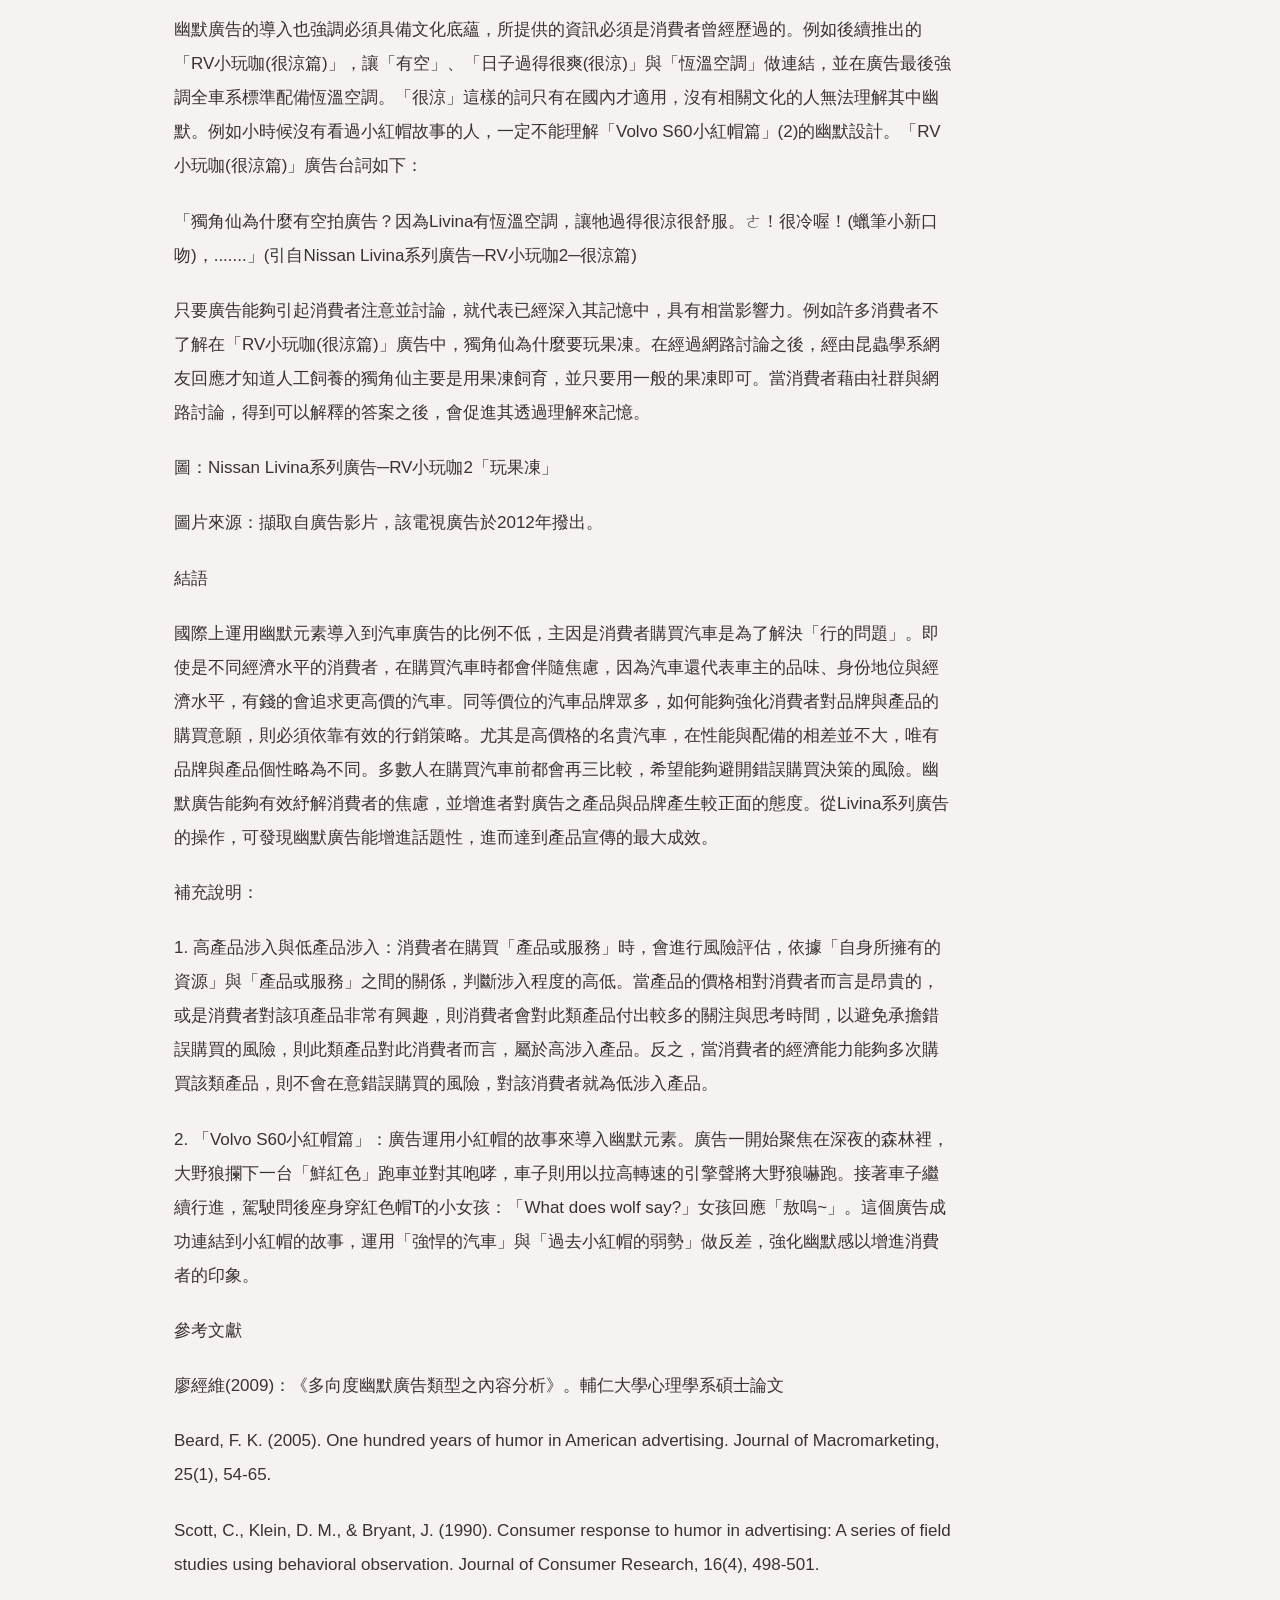
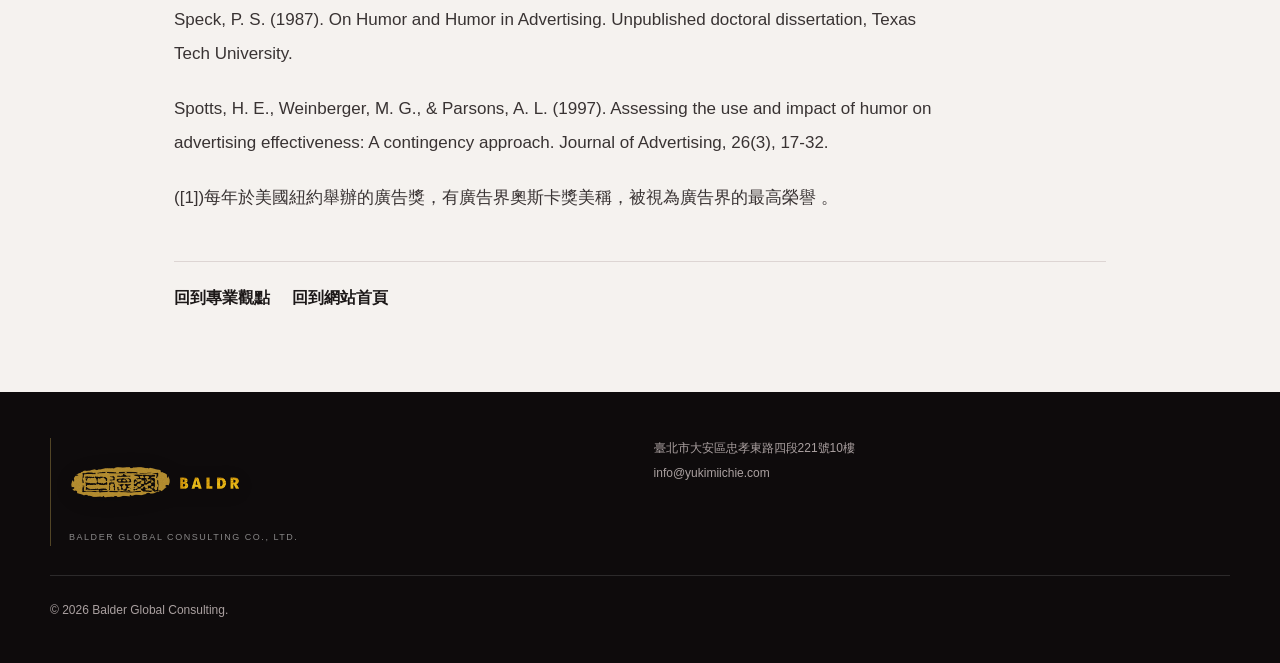
<file: articles/humor-advertising.html>
<!doctype html><html lang="zh-Hant"><head><meta charset="utf-8"><meta name="viewport" content="width=device-width, initial-scale=1"><meta name="description" content="從 Nissan Livina 系列廣告觀察溝通效果"><title>導入幽默元素以提昇廣告效益─以Nissan Livina系列廣告為例｜巴德爾全球顧問</title><link rel="stylesheet" href="../styles.css"><link rel="stylesheet" href="../theme-red.css"><link rel="stylesheet" href="../insights.css"></head><body class="insights-page article-page"><header class="site-header is-scrolled"><a class="brand" href="../index.html" aria-label="巴德爾全球顧問首頁"><img class="brand-original" src="../assets/brand/baldr-extracted-hollow-horizontal-v7.png?v=20261031-final" alt="巴德爾 BALDR 全球顧問"></a><nav class="site-nav" aria-label="主要導覽"><a href="../index.html#services">顧問服務</a><a href="../index.html#training">企業培訓</a><a href="../insights.html">專業觀點</a><a href="../consultant.html">顧問專頁</a><a class="nav-cta" href="../index.html#contact">合作洽詢</a></nav></header><main class="article-page-main"><a class="article-back" href="../insights.html">← 回到專業觀點</a><div class="insight-cover mkc-cover"><div><span>ADVERTISING</span><strong>幽默如何創造廣告效益</strong><small>從 Nissan Livina 系列廣告觀察溝通效果</small></div></div><header class="article-header"><p>2013/09/12 · myMKC 管理知識中心</p><h1>導入幽默元素以提昇廣告效益─以Nissan Livina系列廣告為例</h1></header><div class="article-body"><p>曉華今年剛升上主管，工作開始趨向穩定，正想為家中添購新車，以便假日能帶全家出去玩。遍尋市場上7人座以上的車款，但卻遲遲無法決定該買哪一台，難以在內部空間、油耗問題與性能之間做出抉擇。但有一天聽到5歲的兒子看著電視喊著：「耶！獨角仙」，發現兒子正在看廣告並學著其中台詞：「獨角仙，為什麼是黑的？因為他常去戶外玩，所以曬黑了！~喔！好冷喔！」曉華對於這台車款的口號「小車的省油、MPV的空間、SUV的自由」印象深刻，在上網找尋該款車子的資料，發現該款車子有推出系列廣告，並且都以獨角仙做為主角，並且都覺得有趣又可愛。在與妻子討論之後，決定前往試乘...。</p>
<p>幽默元素的導入對廣告好處</p>
<p>多數人聽到幽默，通常都會認為：「就是好笑的人事物」，甚至是一種感覺，無法形容出來。隨著時代的改變，每一世代對於幽默的感覺也不同。主要因為幽默必須具備相當程度的理解能力，而理解能力來自於過去的經驗累積，所以具有不同成長脈絡的人，對於同樣的事物都有不同詮釋。來自年齡、文化背景、教育程度、主修類型(文理法商)與環境等因子的影響，對於幽默的感知都不同。所以無論是產業界或學界，都不斷試圖瞭解幽默是什麼，以期能夠有效的運用幽默，達到更高的效益。綜合過去筆者針對幽默的研究，認為幽默指的是：「泛指引人發笑或感覺有趣的文字、言語、行為或一切外顯的表徵」。</p>
<p>近幾年來幽默運用在高涉入產品(1)廣告中的比例越來越高，普遍認為幽默元素能促進消費者對廣告的關注力(Beard, 2005)、記憶(Scott, Klein &amp; Bryant, 1990)與喜好(Speck, 1987)。在世界知名廣告獎的得獎作品，也常蘊含幽默元素，例如CLIO([1])獎與國內時報廣告金像獎等。因此，企業界至今仍不斷找尋如何有效的運用幽默元素的方式，以期投入的資金能發揮最大功效。</p>
<p>雖然廣告的成功不等於消費者一定會購買廣告內之商品，因為消費者之購買行為是屬於較複雜之歷程，購買時並非只依據廣告訊息而做決策。但只要能夠確實喚起消費者的注意、記憶與喜好，就代表廣告本身是成功的。消費者常可以從廣告台詞或是背景音樂，而想到廣告相關內容，可能無法明確的說出是甚麼廣告，但一定會感到「我看過」的感覺。以下簡單舉個例子：</p>
<p>「生命中最重要的事是什麼？健康？愛情？財富？五個平均八十一歲的臺灣人，....」(大眾銀行─夢騎士40秒電視廣告)</p>
<p>亦或者是</p>
<p>「人為什麼活著？為了思念？為了活下去？為了活更長？還是為了離開？五個台灣人，平均年齡八十一歲。一個重聽、一個得了癌症、.....」(大眾銀行─夢騎士3分鐘網路廣告)</p>
<p>以上的文字應該有喚起你的記憶。消費者或許不會因為喜歡廣告而到大眾銀行開戶，但只要同樣的台詞，配合對應的語調與音樂，就能激發消費者內在的情感，進而喚起相關的記憶與感覺，而對其中的品牌或產品產生較好的態度，就能提高消費者在進行相關購買決策時，能提高意願，例如前往開戶。</p>
<p>案例─裕隆汽車Livina之系列廣告</p>
<p>近年來的研究發現幽默元素對於等高涉入產品是有效 (Spotts, Weinberger, &amp; Parsions, 1997；廖經維，2009)。因為高涉入產品容易引起消費者的焦慮，而運用幽默元素來化解時，更能強化消費者對廣告的態度。並且近年來國人對家庭日趨重視，所以許多購買行為會以家庭需要為主要考量，透過幽默元素吸引兒童或女性的目光，進而影響消費者的購買決策。Nissan為了能夠打入家庭市場，藉由活潑的色調運用，並以兒童喜歡的某個象徵物做為主角，以及輕快的節奏來作為廣告訴求，成功塑造話題。</p>
<p>圖：Nissan Livina系列廣告─獨角仙「小車的省油」</p>
<p>圖片來源：擷取自廣告影片，該電視廣告於2010年撥出。</p>
<p>獨角仙系列廣告包括(1)「小車的省油、MPV的空間、SUV的自由」、(2) 「Livina放架版 (Fun假版)」、(3) 「RV小玩咖 (好冷篇)」、(4)「RV小玩咖(很涼篇)」、(5)野放版。整體皆運用「滑稽」、「對比」與「驚訝手法」來做為幽默廣告訴求，不必攻擊對手也能成功吸引以家庭需求為主的購買者。國外車廠也同樣運用類似手法，例如Volkswagan的Tiguan廣告，廣告中一個孩子在玩小模型車，但同時跟「車實際在越野」的畫面進行對比，以幽默的方式強調車子的性能，為強化廣告效果，廣告還誇下海口說：「你想得到的，Tiguan都做得到」。但這時畫面轉到小孩將車子反過來在桌子下面懸空著跑，此時廣告台詞趕快說「恩....幾乎啦」，讓消費者會心一笑並印象深刻。</p>
<p>圖：Volkswagen Tiguan─玩具車篇</p>
<p>圖片來源：擷取自廣告影片，該電視廣告於2010年撥出。</p>
<p>從Livina運用一系列的幽默廣告，可以發現確實在此策略操作下相當成功。並且運用時事與節慶，推出對應的幽默廣告訴求，例如「Livina Fun假版」，於2012年暑假前推出，強調「放架(放上車頂架)」等於「Fun」與「放『假』」。相關廣告詞如下：</p>
<p>「把架放上去，就叫放假。Livina Fun架了，愛架什麼就架什麼 (配合獨角仙抓著車頂架畫面)、...........，Livina Fun架版，全新上市....」</p>
<p>運用有趣的畫面，強化Livina與「愉快假期」之間的連結，讓預定要購買汽車的消費者心中多了「暑假玩樂需求」的考量。幽默元素的導入首重消費者(訊息接收者)內在的經驗歷程，必須讓目標族群能夠理解所要傳達的文字或意象，才能讓其產生幽默感。因此，可看出Livina的結合時事的做法是正確的，就如同文章開頭曉華的故事，因為運用了時下「冷笑話」與「考通人物」的幽默方式來強化廣告的幽默性，讓兒童模仿並強化記憶。在廣告「RV小玩咖(好冷篇)」中，廣告先問「獨角仙為什麼是黑的？」，然後說明「因為和Livina一樣喜歡去戶外玩。他就曬黑了」，並運用蠟筆小新的聲音說出：「ㄜ！好冷喔」，強化與兒童的連結，最後廣告台詞強調「多了恆溫空調，真的很冷、很舒服」，運用雙關來連結「ㄜ！好冷喔」與「恆溫空調」，加深消費者對此廣告的印象，成功塑造話題。</p>
<p>幽默廣告的導入也強調必須具備文化底蘊，所提供的資訊必須是消費者曾經歷過的。例如後續推出的「RV小玩咖(很涼篇)」，讓「有空」、「日子過得很爽(很涼)」與「恆溫空調」做連結，並在廣告最後強調全車系標準配備恆溫空調。「很涼」這樣的詞只有在國內才適用，沒有相關文化的人無法理解其中幽默。例如小時候沒有看過小紅帽故事的人，一定不能理解「Volvo S60小紅帽篇」(2)的幽默設計。「RV小玩咖(很涼篇)」廣告台詞如下：</p>
<p>「獨角仙為什麼有空拍廣告？因為Livina有恆溫空調，讓牠過得很涼很舒服。ㄜ！很冷喔！(蠟筆小新口吻)，.......」(引自Nissan Livina系列廣告─RV小玩咖2─很涼篇)</p>
<p>只要廣告能夠引起消費者注意並討論，就代表已經深入其記憶中，具有相當影響力。例如許多消費者不了解在「RV小玩咖(很涼篇)」廣告中，獨角仙為什麼要玩果凍。在經過網路討論之後，經由昆蟲學系網友回應才知道人工飼養的獨角仙主要是用果凍飼育，並只要用一般的果凍即可。當消費者藉由社群與網路討論，得到可以解釋的答案之後，會促進其透過理解來記憶。</p>
<p>圖：Nissan Livina系列廣告─RV小玩咖2「玩果凍」</p>
<p>圖片來源：擷取自廣告影片，該電視廣告於2012年撥出。</p>
<p>結語</p>
<p>國際上運用幽默元素導入到汽車廣告的比例不低，主因是消費者購買汽車是為了解決「行的問題」。即使是不同經濟水平的消費者，在購買汽車時都會伴隨焦慮，因為汽車還代表車主的品味、身份地位與經濟水平，有錢的會追求更高價的汽車。同等價位的汽車品牌眾多，如何能夠強化消費者對品牌與產品的購買意願，則必須依靠有效的行銷策略。尤其是高價格的名貴汽車，在性能與配備的相差並不大，唯有品牌與產品個性略為不同。多數人在購買汽車前都會再三比較，希望能夠避開錯誤購買決策的風險。幽默廣告能夠有效紓解消費者的焦慮，並增進者對廣告之產品與品牌產生較正面的態度。從Livina系列廣告的操作，可發現幽默廣告能增進話題性，進而達到產品宣傳的最大成效。</p>
<p>補充說明：</p>
<p>1. 高產品涉入與低產品涉入：消費者在購買「產品或服務」時，會進行風險評估，依據「自身所擁有的資源」與「產品或服務」之間的關係，判斷涉入程度的高低。當產品的價格相對消費者而言是昂貴的，或是消費者對該項產品非常有興趣，則消費者會對此類產品付出較多的關注與思考時間，以避免承擔錯誤購買的風險，則此類產品對此消費者而言，屬於高涉入產品。反之，當消費者的經濟能力能夠多次購買該類產品，則不會在意錯誤購買的風險，對該消費者就為低涉入產品。</p>
<p>2. 「Volvo S60小紅帽篇」：廣告運用小紅帽的故事來導入幽默元素。廣告一開始聚焦在深夜的森林裡，大野狼攔下一台「鮮紅色」跑車並對其咆哮，車子則用以拉高轉速的引擎聲將大野狼嚇跑。接著車子繼續行進，駕駛問後座身穿紅色帽T的小女孩：「What does wolf say?」女孩回應「敖嗚~」。這個廣告成功連結到小紅帽的故事，運用「強悍的汽車」與「過去小紅帽的弱勢」做反差，強化幽默感以增進消費者的印象。</p>
<p>參考文獻</p>
<p>廖經維(2009)：《多向度幽默廣告類型之內容分析》。輔仁大學心理學系碩士論文</p>
<p>Beard, F. K. (2005). One hundred years of humor in American advertising. Journal of Macromarketing, 25(1), 54-65.</p>
<p>Scott, C., Klein, D. M., &amp; Bryant, J. (1990). Consumer response to humor in advertising: A series of field studies using behavioral observation. Journal of Consumer Research, 16(4), 498-501.</p>
<p>Speck, P. S. (1987). On Humor and Humor in Advertising. Unpublished doctoral dissertation, Texas Tech University.</p>
<p>Spotts, H. E., Weinberger, M. G., &amp; Parsons, A. L. (1997). Assessing the use and impact of humor on advertising effectiveness: A contingency approach. Journal of Advertising, 26(3), 17-32.</p>
<p>([1])每年於美國紐約舉辦的廣告獎，有廣告界奧斯卡獎美稱，被視為廣告界的最高榮譽 。</p></div><nav class="article-end-nav"><a href="../insights.html">回到專業觀點</a><a href="../index.html">回到網站首頁</a></nav></main><footer class="site-footer"><div class="footer-brand"><img class="footer-original" src="../assets/brand/baldr-extracted-hollow-horizontal-v7.png?v=20261031-final" alt="巴德爾 BALDR 全球顧問"><small>BALDER GLOBAL CONSULTING CO., LTD.</small></div><div><p>臺北市大安區忠孝東路四段221號10樓</p><p><a href="mailto:info@yukimiichie.com">info@yukimiichie.com</a></p></div><p class="copyright">© 2026 Balder Global Consulting.</p></footer></body></html>
</file>
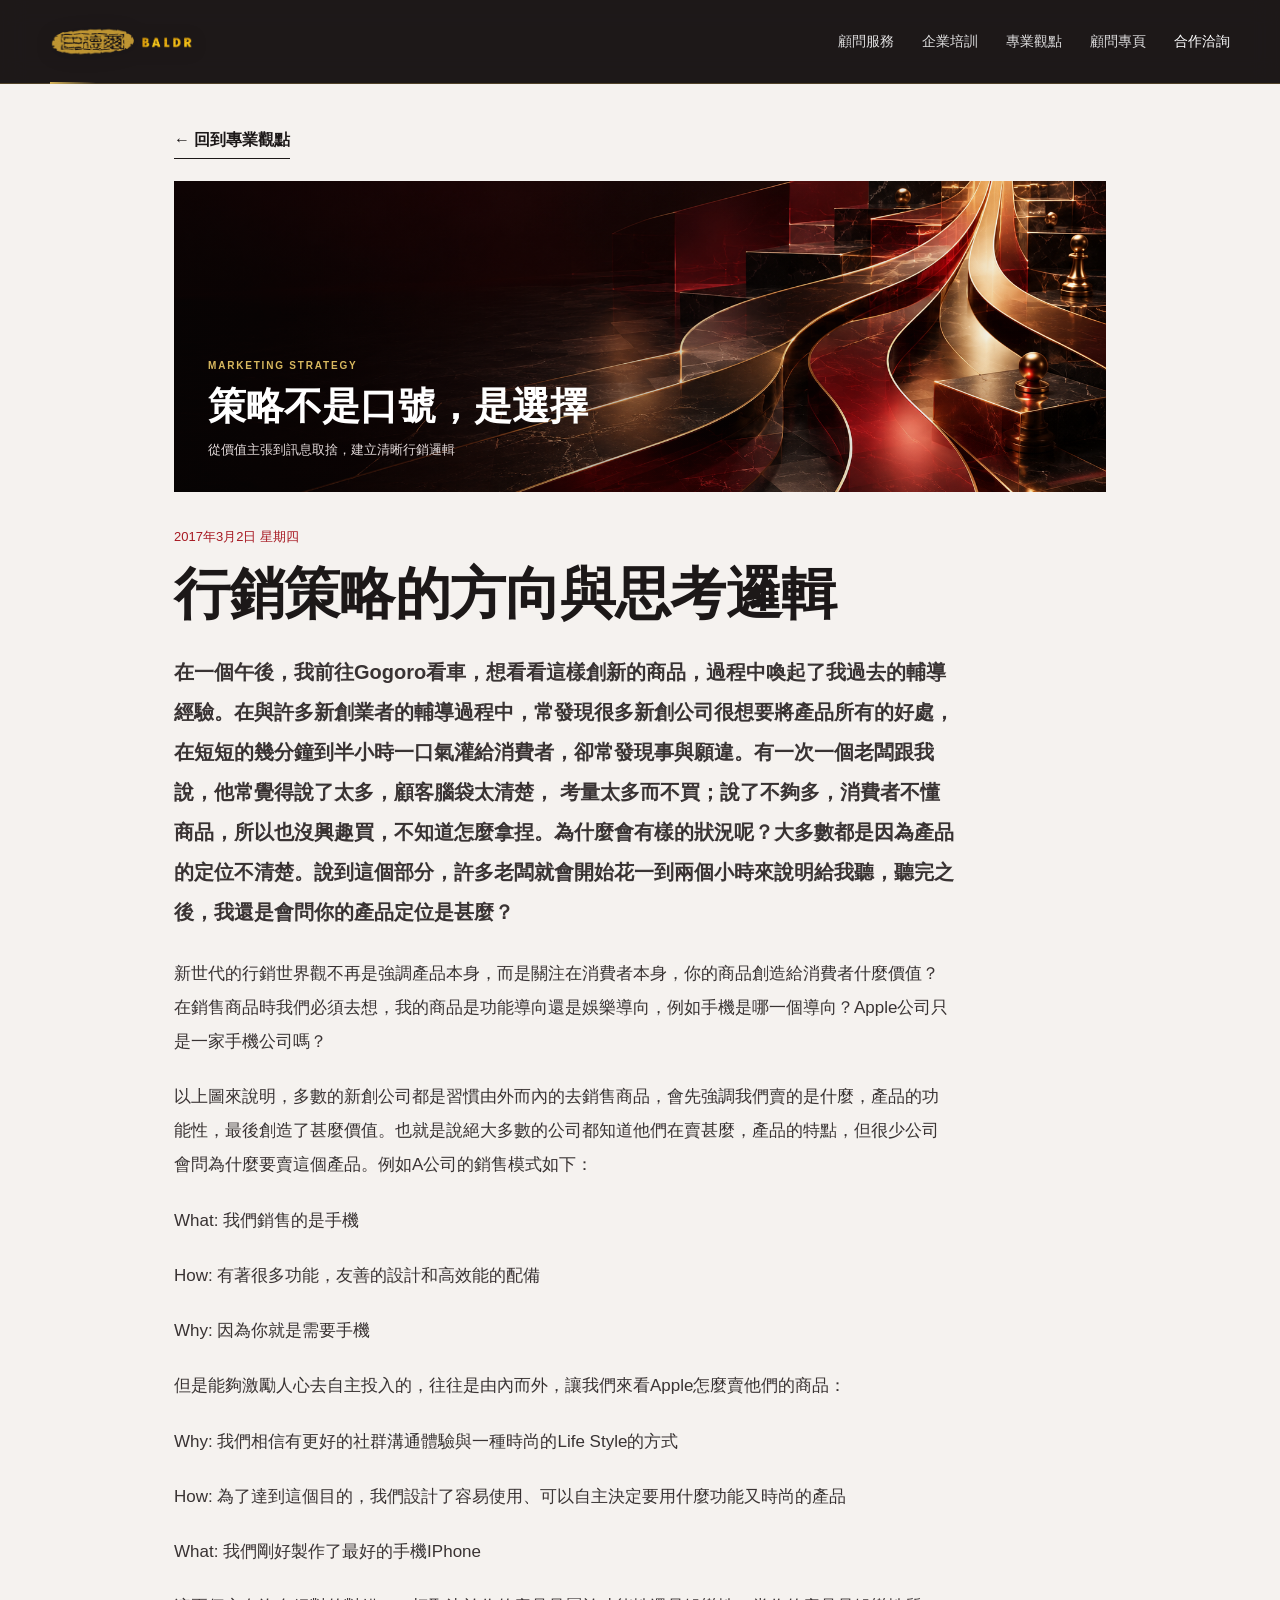
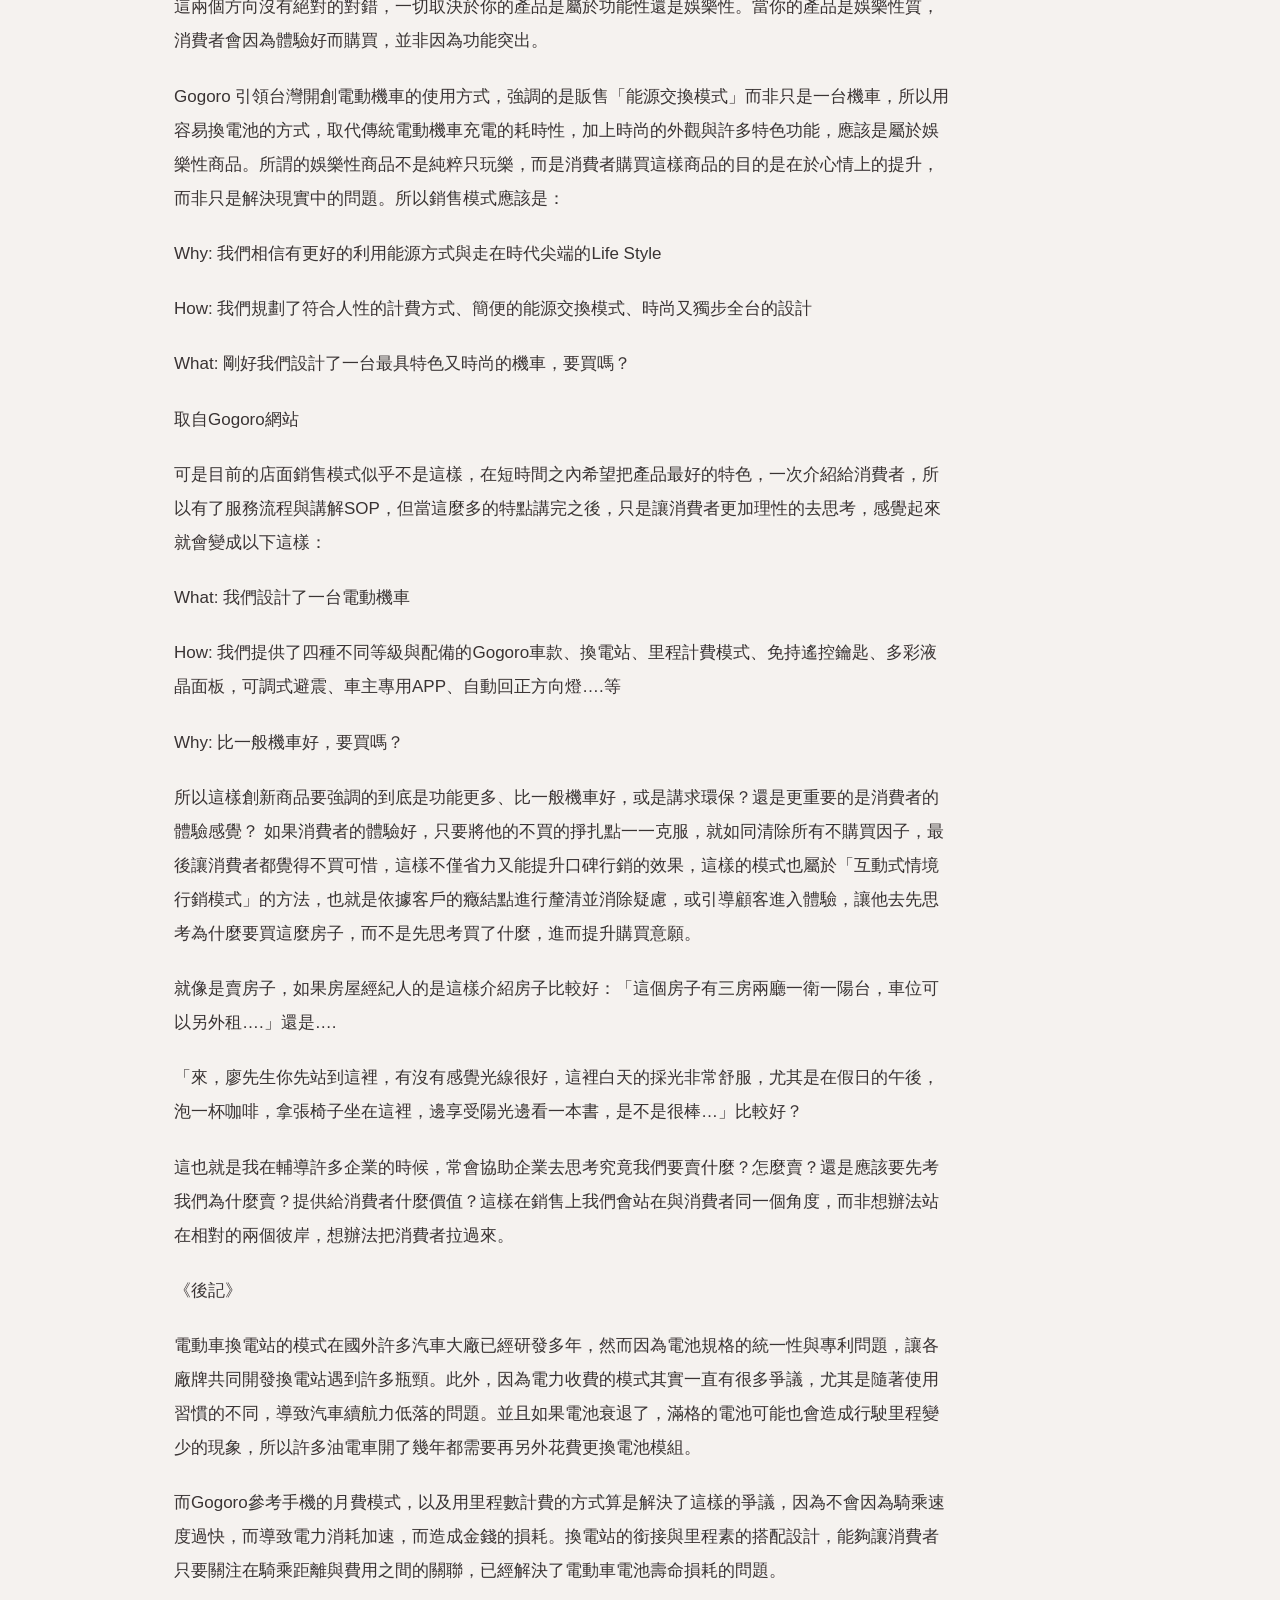
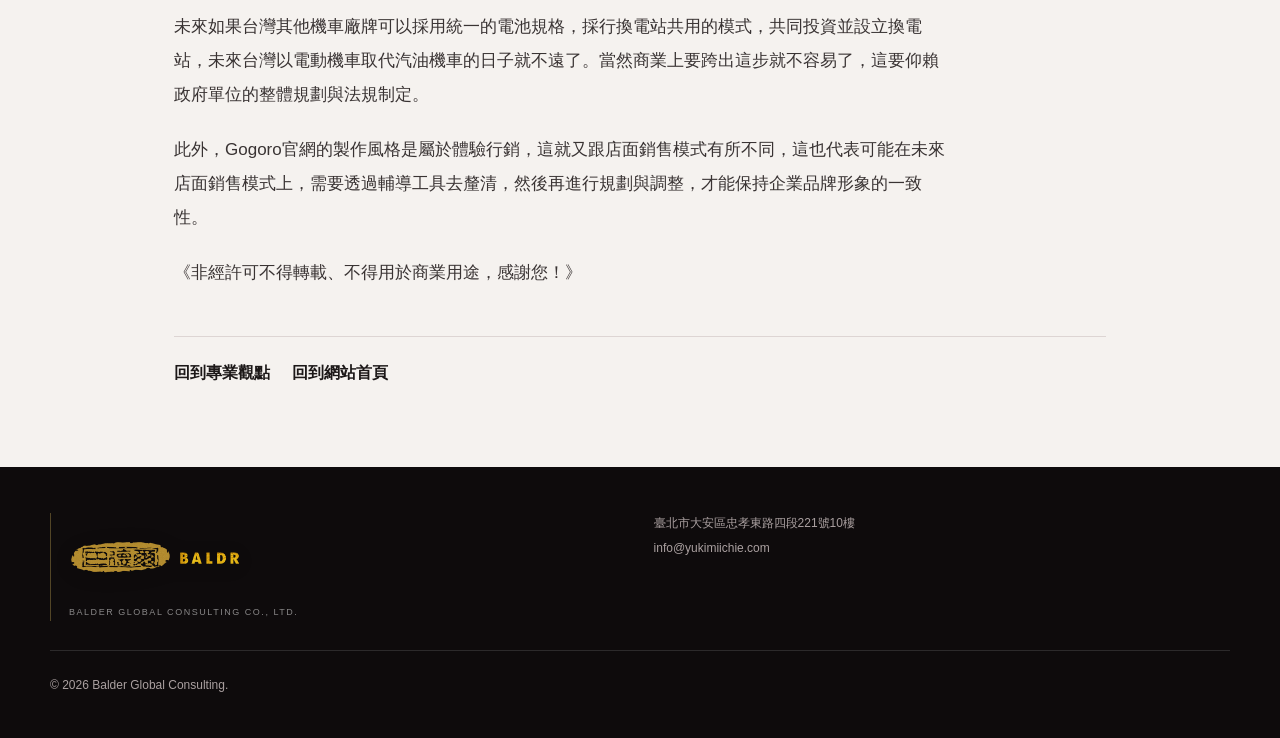
<file: articles/marketing-logic.html>
<!doctype html><html lang="zh-Hant"><head><meta charset="utf-8"><meta name="viewport" content="width=device-width, initial-scale=1"><meta name="description" content="從價值主張到訊息取捨，建立清晰行銷邏輯"><title>行銷策略的方向與思考邏輯｜巴德爾全球顧問</title><link rel="stylesheet" href="../styles.css"><link rel="stylesheet" href="../theme-red.css"><link rel="stylesheet" href="../insights.css"></head><body class="insights-page article-page"><header class="site-header is-scrolled"><a class="brand" href="../index.html" aria-label="巴德爾全球顧問首頁"><img class="brand-original" src="../assets/brand/baldr-extracted-hollow-horizontal-v7.png?v=20261031-final" alt="巴德爾 BALDR 全球顧問"></a><nav class="site-nav" aria-label="主要導覽"><a href="../index.html#services">顧問服務</a><a href="../index.html#training">企業培訓</a><a href="../insights.html">專業觀點</a><a href="../consultant.html">顧問專頁</a><a class="nav-cta" href="../index.html#contact">合作洽詢</a></nav></header><main class="article-page-main"><a class="article-back" href="../insights.html">← 回到專業觀點</a><div class="insight-cover"><img src="../assets/insights/marketing-logic-v1.png" alt="策略不是口號，是選擇文章主題視覺"><div><span>MARKETING STRATEGY</span><strong>策略不是口號，是選擇</strong><small>從價值主張到訊息取捨，建立清晰行銷邏輯</small></div></div><header class="article-header"><p>2017年3月2日 星期四</p><h1>行銷策略的方向與思考邏輯</h1></header><div class="article-body"><p>在一個午後，我前往Gogoro看車，想看看這樣創新的商品，過程中喚起了我過去的輔導經驗。在與許多新創業者的輔導過程中，常發現很多新創公司很想要將產品所有的好處，在短短的幾分鐘到半小時一口氣灌給消費者，卻常發現事與願違。有一次一個老闆跟我說，他常覺得說了太多，顧客腦袋太清楚， 考量太多而不買；說了不夠多，消費者不懂商品，所以也沒興趣買，不知道怎麼拿捏。為什麼會有樣的狀況呢？大多數都是因為產品的定位不清楚。說到這個部分，許多老闆就會開始花一到兩個小時來說明給我聽，聽完之後，我還是會問你的產品定位是甚麼？</p>
<p>新世代的行銷世界觀不再是強調產品本身，而是關注在消費者本身，你的商品創造給消費者什麼價值？在銷售商品時我們必須去想，我的商品是功能導向還是娛樂導向，例如手機是哪一個導向？Apple公司只是一家手機公司嗎？</p>
<p>以上圖來說明，多數的新創公司都是習慣由外而內的去銷售商品，會先強調我們賣的是什麼，產品的功能性，最後創造了甚麼價值。也就是說絕大多數的公司都知道他們在賣甚麼，產品的特點，但很少公司會問為什麼要賣這個產品。例如A公司的銷售模式如下：</p>
<p>What: 我們銷售的是手機</p>
<p>How: 有著很多功能，友善的設計和高效能的配備</p>
<p>Why: 因為你就是需要手機</p>
<p>但是能夠激勵人心去自主投入的，往往是由內而外，讓我們來看Apple怎麼賣他們的商品：</p>
<p>Why: 我們相信有更好的社群溝通體驗與一種時尚的Life Style的方式</p>
<p>How: 為了達到這個目的，我們設計了容易使用、可以自主決定要用什麼功能又時尚的產品</p>
<p>What: 我們剛好製作了最好的手機IPhone</p>
<p>這兩個方向沒有絕對的對錯，一切取決於你的產品是屬於功能性還是娛樂性。當你的產品是娛樂性質，消費者會因為體驗好而購買，並非因為功能突出。</p>
<p>Gogoro 引領台灣開創電動機車的使用方式，強調的是販售「能源交換模式」而非只是一台機車，所以用容易換電池的方式，取代傳統電動機車充電的耗時性，加上時尚的外觀與許多特色功能，應該是屬於娛樂性商品。所謂的娛樂性商品不是純粹只玩樂，而是消費者購買這樣商品的目的是在於心情上的提升，而非只是解決現實中的問題。所以銷售模式應該是：</p>
<p>Why: 我們相信有更好的利用能源方式與走在時代尖端的Life Style</p>
<p>How: 我們規劃了符合人性的計費方式、簡便的能源交換模式、時尚又獨步全台的設計</p>
<p>What: 剛好我們設計了一台最具特色又時尚的機車，要買嗎？</p>
<p>取自Gogoro網站</p>
<p>可是目前的店面銷售模式似乎不是這樣，在短時間之內希望把產品最好的特色，一次介紹給消費者，所以有了服務流程與講解SOP，但當這麼多的特點講完之後，只是讓消費者更加理性的去思考，感覺起來就會變成以下這樣：</p>
<p>What: 我們設計了一台電動機車</p>
<p>How: 我們提供了四種不同等級與配備的Gogoro車款、換電站、里程計費模式、免持遙控鑰匙、多彩液晶面板，可調式避震、車主專用APP、自動回正方向燈….等</p>
<p>Why: 比一般機車好，要買嗎？</p>
<p>所以這樣創新商品要強調的到底是功能更多、比一般機車好，或是講求環保？還是更重要的是消費者的體驗感覺？ 如果消費者的體驗好，只要將他的不買的掙扎點一一克服，就如同清除所有不購買因子，最後讓消費者都覺得不買可惜，這樣不僅省力又能提升口碑行銷的效果，這樣的模式也屬於「互動式情境行銷模式」的方法，也就是依據客戶的癥結點進行釐清並消除疑慮，或引導顧客進入體驗，讓他去先思考為什麼要買這麼房子，而不是先思考買了什麼，進而提升購買意願。</p>
<p>就像是賣房子，如果房屋經紀人的是這樣介紹房子比較好：「這個房子有三房兩廳一衛一陽台，車位可以另外租….」還是….</p>
<p>「來，廖先生你先站到這裡，有沒有感覺光線很好，這裡白天的採光非常舒服，尤其是在假日的午後，泡一杯咖啡，拿張椅子坐在這裡，邊享受陽光邊看一本書，是不是很棒…」比較好？</p>
<p>這也就是我在輔導許多企業的時候，常會協助企業去思考究竟我們要賣什麼？怎麼賣？還是應該要先考我們為什麼賣？提供給消費者什麼價值？這樣在銷售上我們會站在與消費者同一個角度，而非想辦法站在相對的兩個彼岸，想辦法把消費者拉過來。</p>
<p>《後記》</p>
<p>電動車換電站的模式在國外許多汽車大廠已經研發多年，然而因為電池規格的統一性與專利問題，讓各廠牌共同開發換電站遇到許多瓶頸。此外，因為電力收費的模式其實一直有很多爭議，尤其是隨著使用習慣的不同，導致汽車續航力低落的問題。並且如果電池衰退了，滿格的電池可能也會造成行駛里程變少的現象，所以許多油電車開了幾年都需要再另外花費更換電池模組。</p>
<p>而Gogoro參考手機的月費模式，以及用里程數計費的方式算是解決了這樣的爭議，因為不會因為騎乘速度過快，而導致電力消耗加速，而造成金錢的損耗。換電站的銜接與里程素的搭配設計，能夠讓消費者只要關注在騎乘距離與費用之間的關聯，已經解決了電動車電池壽命損耗的問題。</p>
<p>未來如果台灣其他機車廠牌可以採用統一的電池規格，採行換電站共用的模式，共同投資並設立換電站，未來台灣以電動機車取代汽油機車的日子就不遠了。當然商業上要跨出這步就不容易了，這要仰賴政府單位的整體規劃與法規制定。</p>
<p>此外，Gogoro官網的製作風格是屬於體驗行銷，這就又跟店面銷售模式有所不同，這也代表可能在未來店面銷售模式上，需要透過輔導工具去釐清，然後再進行規劃與調整，才能保持企業品牌形象的一致性。</p>
<p>《非經許可不得轉載、不得用於商業用途，感謝您！》</p></div><nav class="article-end-nav"><a href="../insights.html">回到專業觀點</a><a href="../index.html">回到網站首頁</a></nav></main><footer class="site-footer"><div class="footer-brand"><img class="footer-original" src="../assets/brand/baldr-extracted-hollow-horizontal-v7.png?v=20261031-final" alt="巴德爾 BALDR 全球顧問"><small>BALDER GLOBAL CONSULTING CO., LTD.</small></div><div><p>臺北市大安區忠孝東路四段221號10樓</p><p><a href="mailto:info@yukimiichie.com">info@yukimiichie.com</a></p></div><p class="copyright">© 2026 Balder Global Consulting.</p></footer></body></html>
</file>
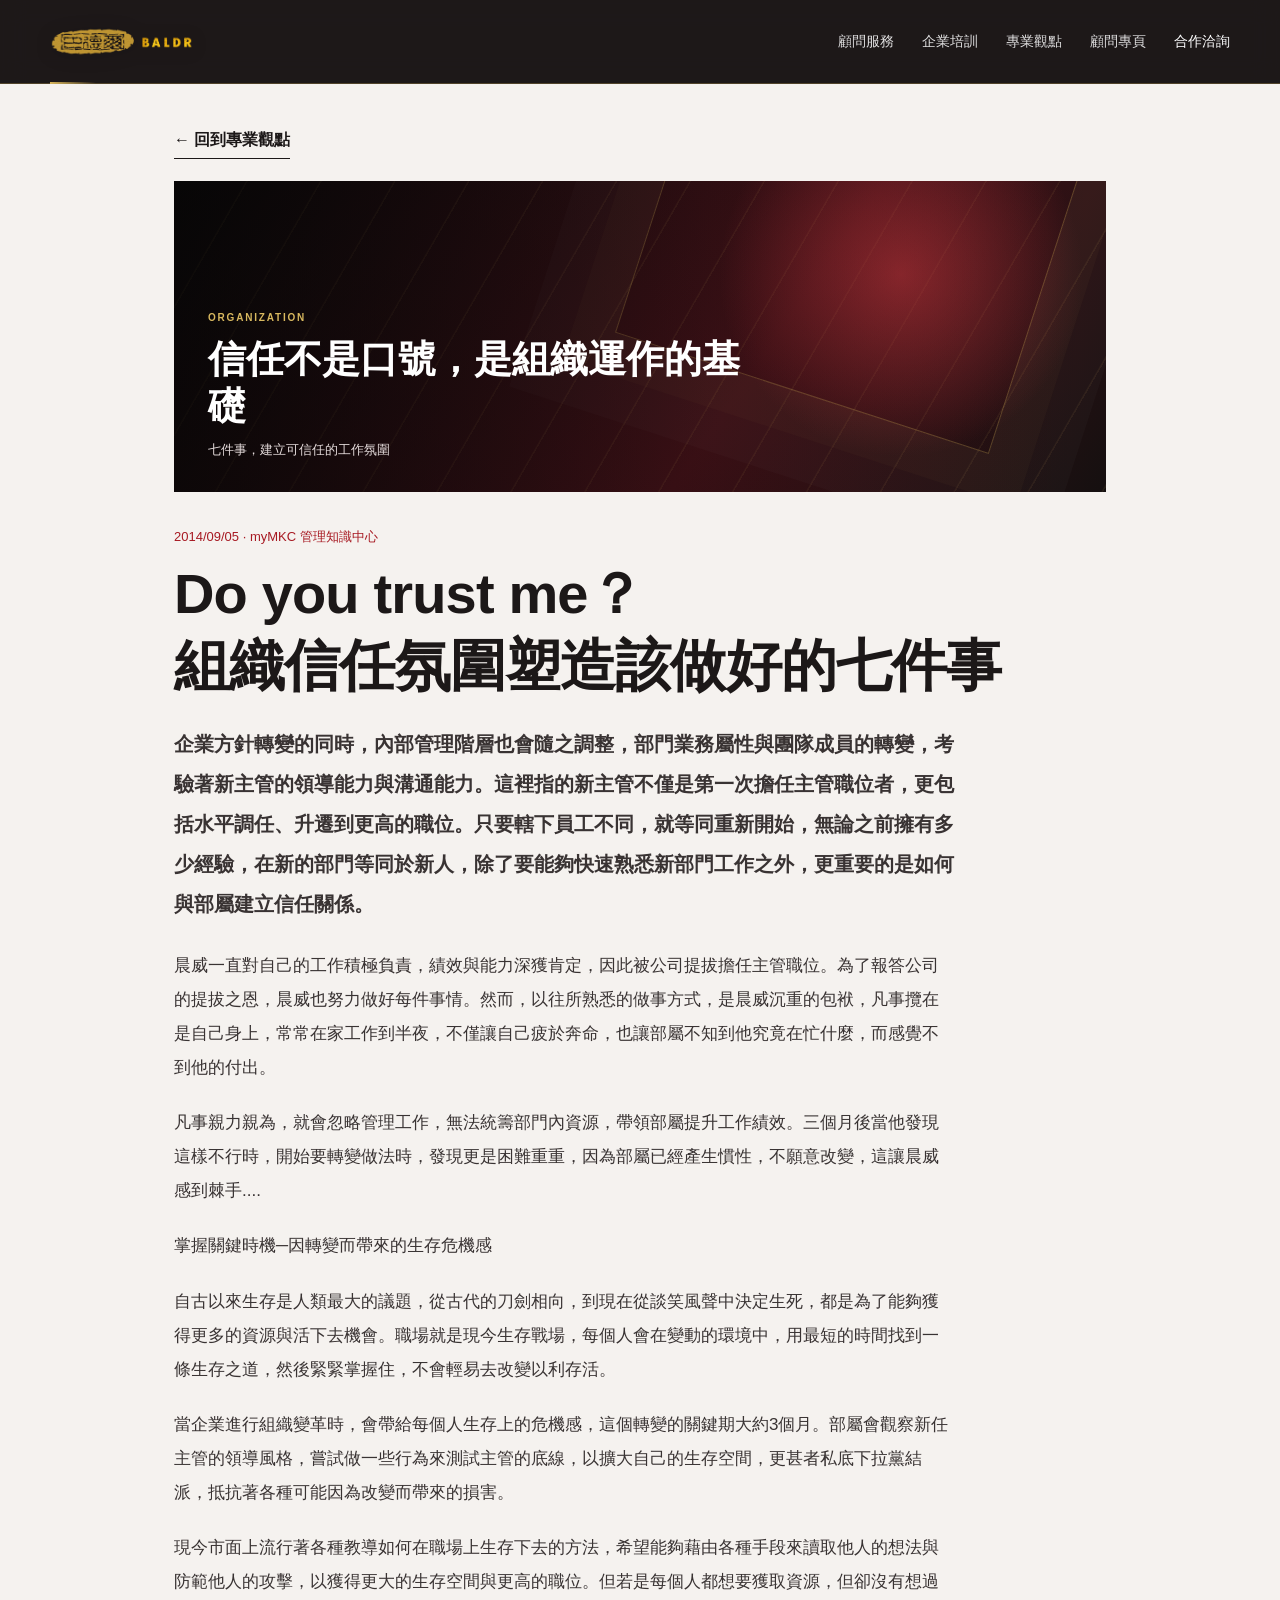
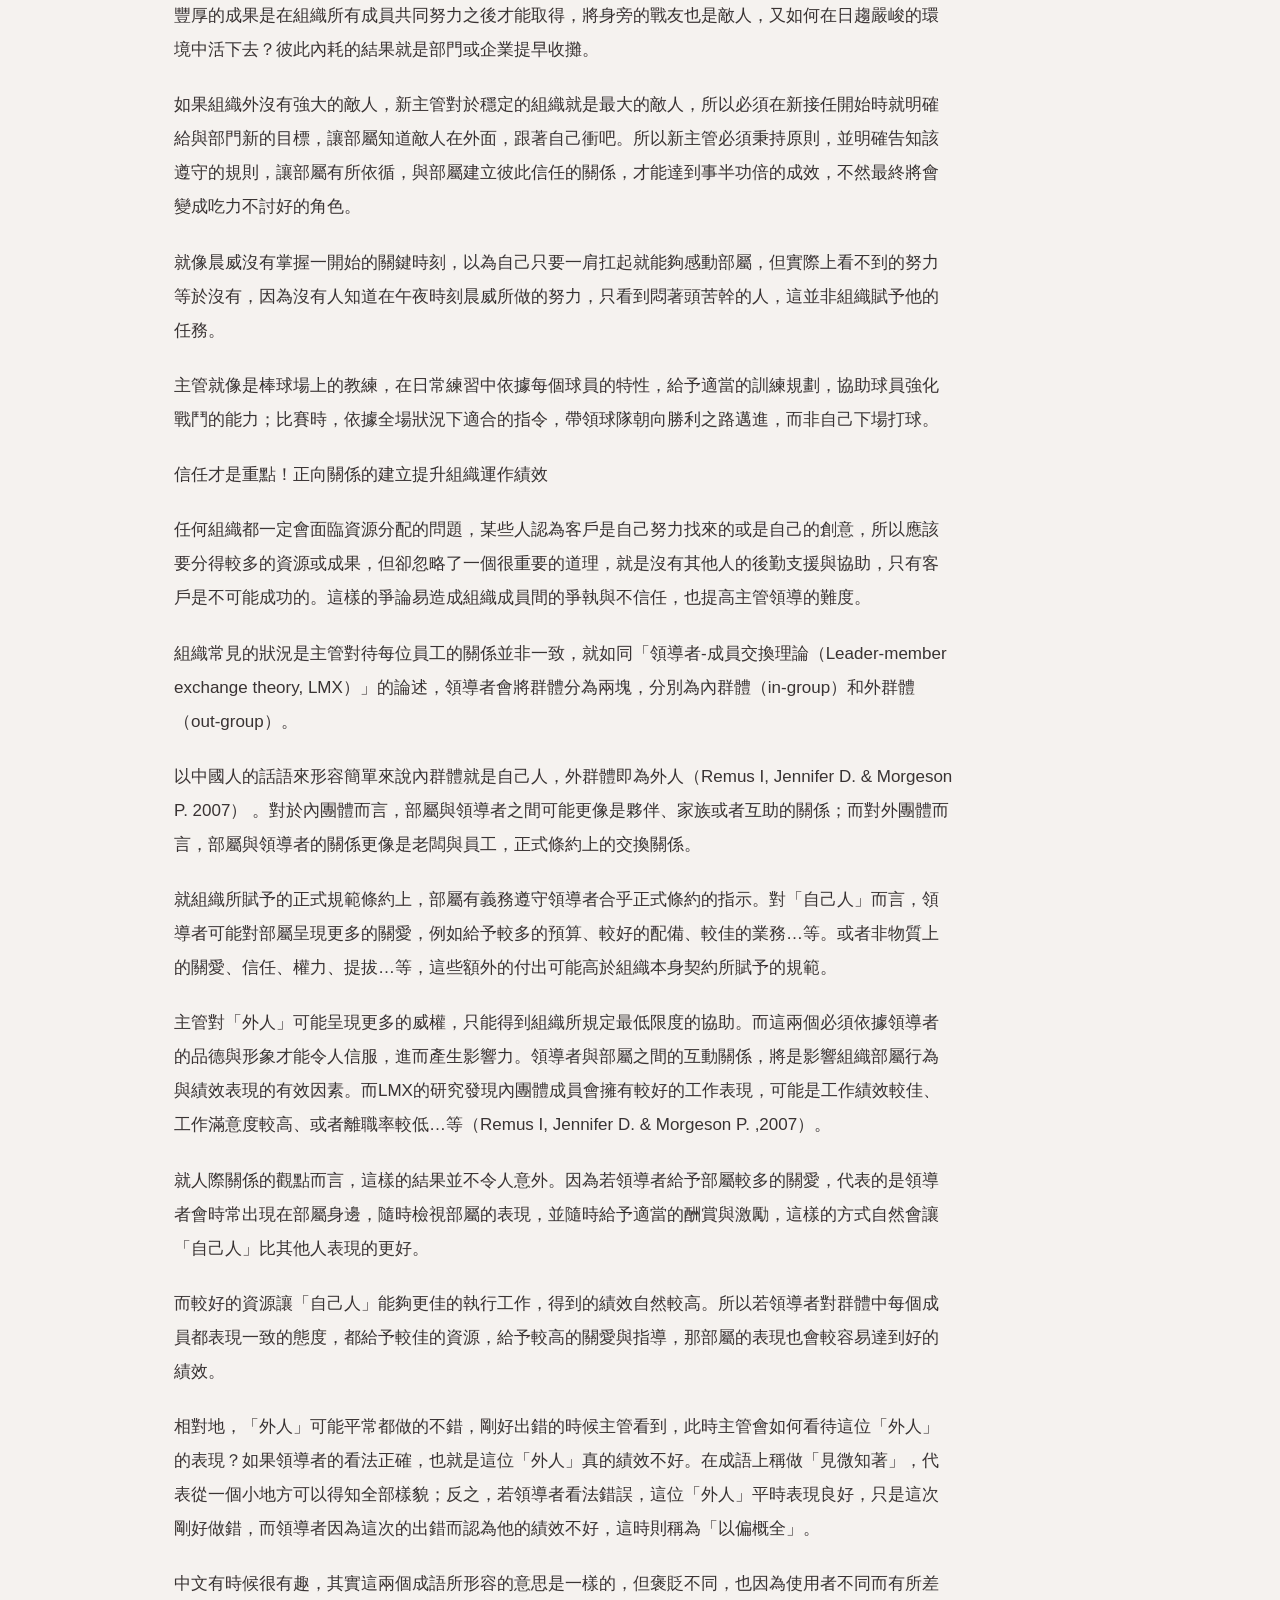
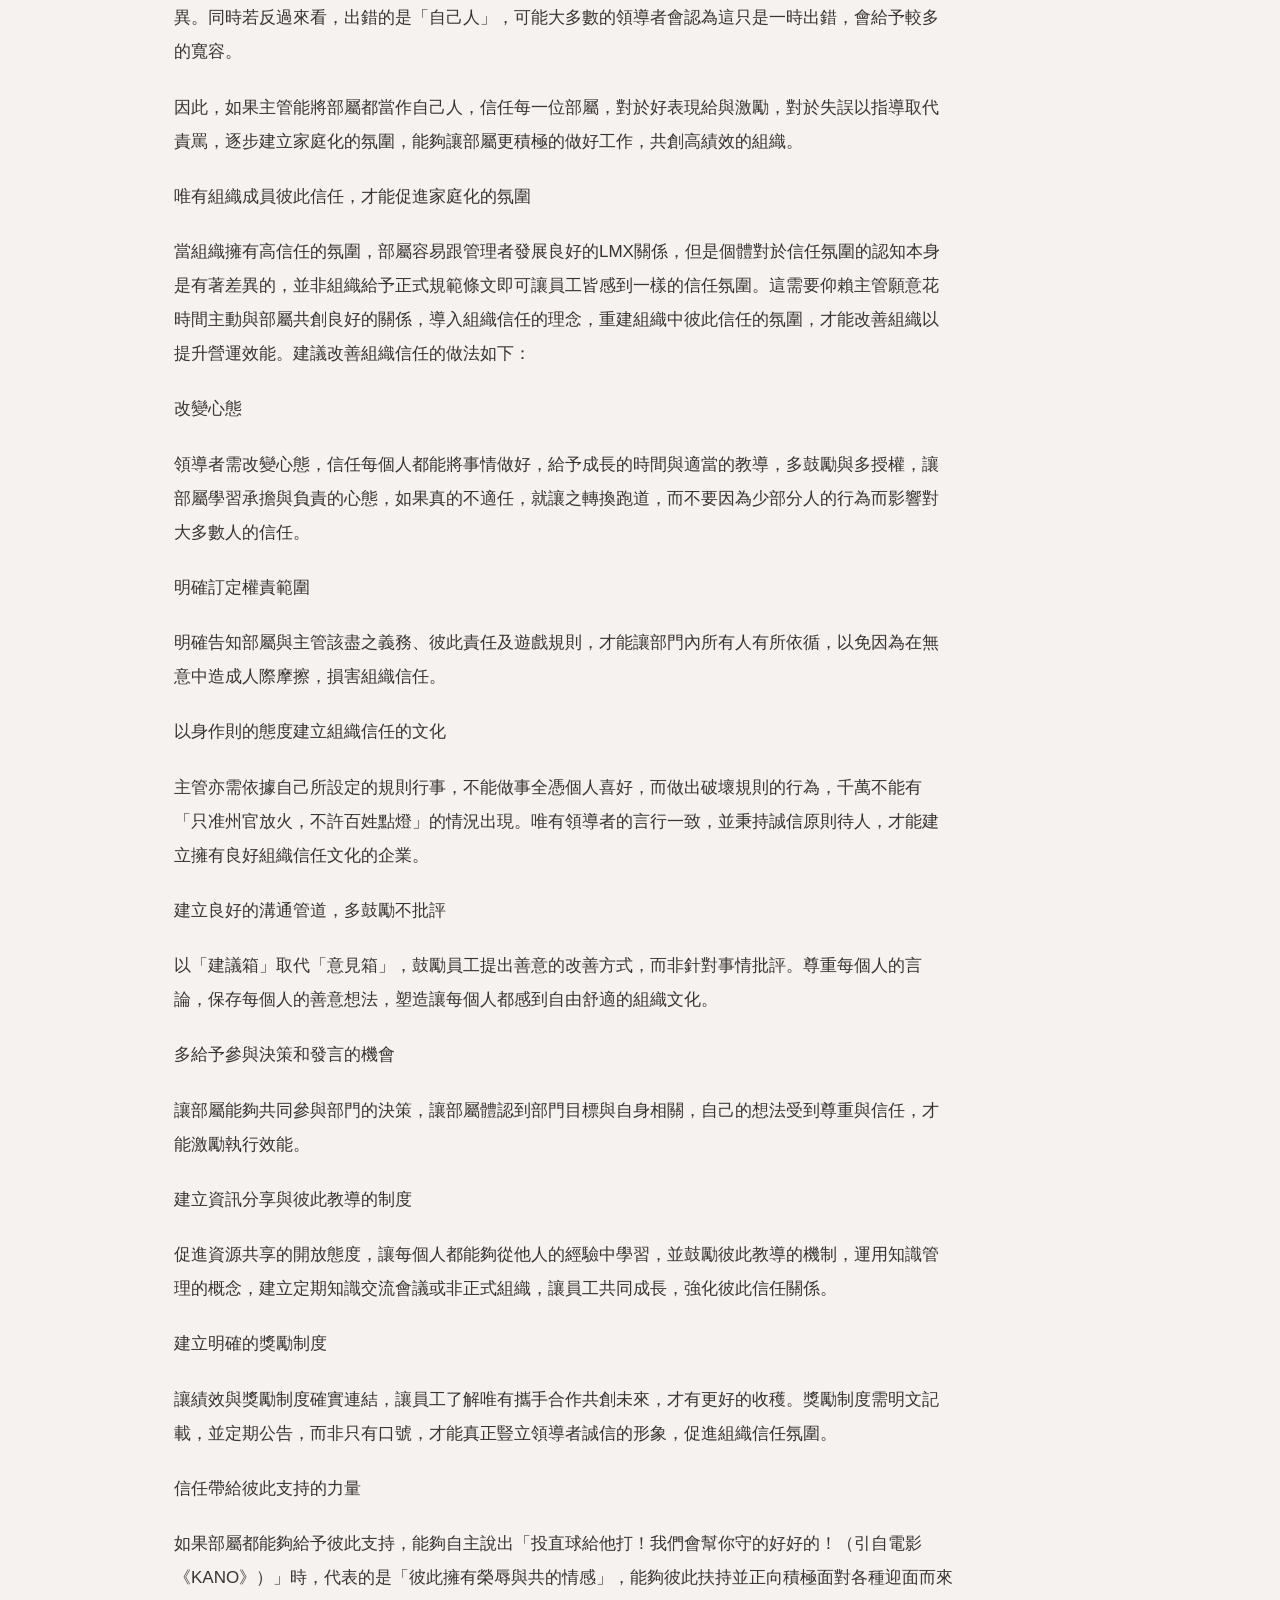
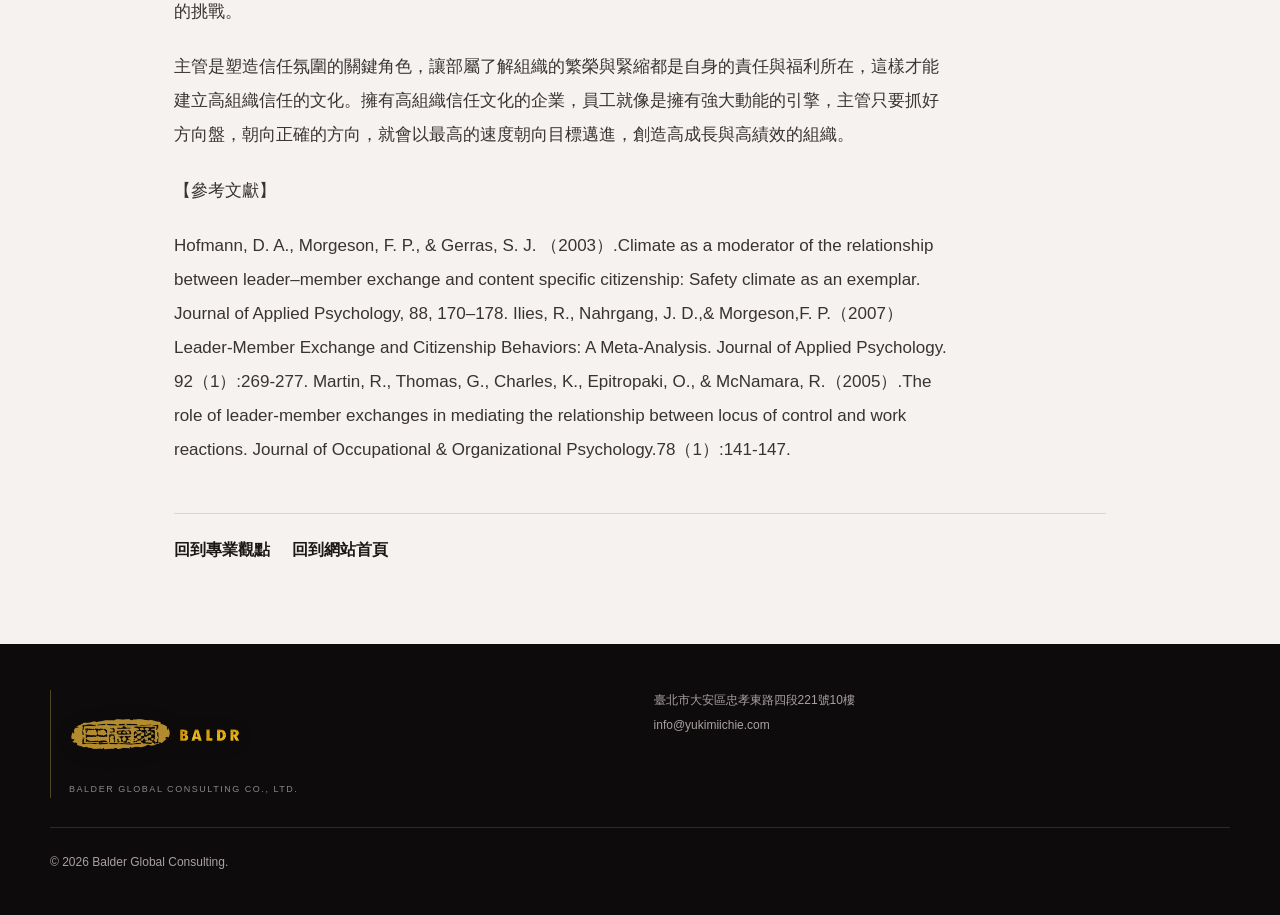
<file: articles/organizational-trust.html>
<!doctype html><html lang="zh-Hant"><head><meta charset="utf-8"><meta name="viewport" content="width=device-width, initial-scale=1"><meta name="description" content="七件事，建立可信任的工作氛圍"><title>Do you trust me？　組織信任氛圍塑造該做好的七件事｜巴德爾全球顧問</title><link rel="stylesheet" href="../styles.css"><link rel="stylesheet" href="../theme-red.css"><link rel="stylesheet" href="../insights.css"></head><body class="insights-page article-page"><header class="site-header is-scrolled"><a class="brand" href="../index.html" aria-label="巴德爾全球顧問首頁"><img class="brand-original" src="../assets/brand/baldr-extracted-hollow-horizontal-v7.png?v=20261031-final" alt="巴德爾 BALDR 全球顧問"></a><nav class="site-nav" aria-label="主要導覽"><a href="../index.html#services">顧問服務</a><a href="../index.html#training">企業培訓</a><a href="../insights.html">專業觀點</a><a href="../consultant.html">顧問專頁</a><a class="nav-cta" href="../index.html#contact">合作洽詢</a></nav></header><main class="article-page-main"><a class="article-back" href="../insights.html">← 回到專業觀點</a><div class="insight-cover mkc-cover"><div><span>ORGANIZATION</span><strong>信任不是口號，是組織運作的基礎</strong><small>七件事，建立可信任的工作氛圍</small></div></div><header class="article-header"><p>2014/09/05 · myMKC 管理知識中心</p><h1>Do you trust me？　組織信任氛圍塑造該做好的七件事</h1></header><div class="article-body"><p>企業方針轉變的同時，內部管理階層也會隨之調整，部門業務屬性與團隊成員的轉變，考驗著新主管的領導能力與溝通能力。這裡指的新主管不僅是第一次擔任主管職位者，更包括水平調任、升遷到更高的職位。只要轄下員工不同，就等同重新開始，無論之前擁有多少經驗，在新的部門等同於新人，除了要能夠快速熟悉新部門工作之外，更重要的是如何與部屬建立信任關係。</p>
<p>晨威一直對自己的工作積極負責，績效與能力深獲肯定，因此被公司提拔擔任主管職位。為了報答公司的提拔之恩，晨威也努力做好每件事情。然而，以往所熟悉的做事方式，是晨威沉重的包袱，凡事攬在是自己身上，常常在家工作到半夜，不僅讓自己疲於奔命，也讓部屬不知到他究竟在忙什麼，而感覺不到他的付出。</p>
<p>凡事親力親為，就會忽略管理工作，無法統籌部門內資源，帶領部屬提升工作績效。三個月後當他發現這樣不行時，開始要轉變做法時，發現更是困難重重，因為部屬已經產生慣性，不願意改變，這讓晨威感到棘手....</p>
<p>掌握關鍵時機─因轉變而帶來的生存危機感</p>
<p>自古以來生存是人類最大的議題，從古代的刀劍相向，到現在從談笑風聲中決定生死，都是為了能夠獲得更多的資源與活下去機會。職場就是現今生存戰場，每個人會在變動的環境中，用最短的時間找到一條生存之道，然後緊緊掌握住，不會輕易去改變以利存活。</p>
<p>當企業進行組織變革時，會帶給每個人生存上的危機感，這個轉變的關鍵期大約3個月。部屬會觀察新任主管的領導風格，嘗試做一些行為來測試主管的底線，以擴大自己的生存空間，更甚者私底下拉黨結派，抵抗著各種可能因為改變而帶來的損害。</p>
<p>現今市面上流行著各種教導如何在職場上生存下去的方法，希望能夠藉由各種手段來讀取他人的想法與防範他人的攻擊，以獲得更大的生存空間與更高的職位。但若是每個人都想要獲取資源，但卻沒有想過豐厚的成果是在組織所有成員共同努力之後才能取得，將身旁的戰友也是敵人，又如何在日趨嚴峻的環境中活下去？彼此內耗的結果就是部門或企業提早收攤。</p>
<p>如果組織外沒有強大的敵人，新主管對於穩定的組織就是最大的敵人，所以必須在新接任開始時就明確給與部門新的目標，讓部屬知道敵人在外面，跟著自己衝吧。所以新主管必須秉持原則，並明確告知該遵守的規則，讓部屬有所依循，與部屬建立彼此信任的關係，才能達到事半功倍的成效，不然最終將會變成吃力不討好的角色。</p>
<p>就像晨威沒有掌握一開始的關鍵時刻，以為自己只要一肩扛起就能夠感動部屬，但實際上看不到的努力等於沒有，因為沒有人知道在午夜時刻晨威所做的努力，只看到悶著頭苦幹的人，這並非組織賦予他的任務。</p>
<p>主管就像是棒球場上的教練，在日常練習中依據每個球員的特性，給予適當的訓練規劃，協助球員強化戰鬥的能力；比賽時，依據全場狀況下適合的指令，帶領球隊朝向勝利之路邁進，而非自己下場打球。</p>
<p>信任才是重點！正向關係的建立提升組織運作績效</p>
<p>任何組織都一定會面臨資源分配的問題，某些人認為客戶是自己努力找來的或是自己的創意，所以應該要分得較多的資源或成果，但卻忽略了一個很重要的道理，就是沒有其他人的後勤支援與協助，只有客戶是不可能成功的。這樣的爭論易造成組織成員間的爭執與不信任，也提高主管領導的難度。</p>
<p>組織常見的狀況是主管對待每位員工的關係並非一致，就如同「領導者-成員交換理論（Leader-member exchange theory, LMX）」的論述，領導者會將群體分為兩塊，分別為內群體（in-group）和外群體（out-group）。</p>
<p>以中國人的話語來形容簡單來說內群體就是自己人，外群體即為外人（Remus I, Jennifer D. &amp; Morgeson P. 2007） 。對於內團體而言，部屬與領導者之間可能更像是夥伴、家族或者互助的關係；而對外團體而言，部屬與領導者的關係更像是老闆與員工，正式條約上的交換關係。</p>
<p>就組織所賦予的正式規範條約上，部屬有義務遵守領導者合乎正式條約的指示。對「自己人」而言，領導者可能對部屬呈現更多的關愛，例如給予較多的預算、較好的配備、較佳的業務…等。或者非物質上的關愛、信任、權力、提拔…等，這些額外的付出可能高於組織本身契約所賦予的規範。</p>
<p>主管對「外人」可能呈現更多的威權，只能得到組織所規定最低限度的協助。而這兩個必須依據領導者的品德與形象才能令人信服，進而產生影響力。領導者與部屬之間的互動關係，將是影響組織部屬行為與績效表現的有效因素。而LMX的研究發現內團體成員會擁有較好的工作表現，可能是工作績效較佳、工作滿意度較高、或者離職率較低…等（Remus I, Jennifer D. &amp; Morgeson P. ,2007）。</p>
<p>就人際關係的觀點而言，這樣的結果並不令人意外。因為若領導者給予部屬較多的關愛，代表的是領導者會時常出現在部屬身邊，隨時檢視部屬的表現，並隨時給予適當的酬賞與激勵，這樣的方式自然會讓「自己人」比其他人表現的更好。</p>
<p>而較好的資源讓「自己人」能夠更佳的執行工作，得到的績效自然較高。所以若領導者對群體中每個成員都表現一致的態度，都給予較佳的資源，給予較高的關愛與指導，那部屬的表現也會較容易達到好的績效。</p>
<p>相對地，「外人」可能平常都做的不錯，剛好出錯的時候主管看到，此時主管會如何看待這位「外人」的表現？如果領導者的看法正確，也就是這位「外人」真的績效不好。在成語上稱做「見微知著」，代表從一個小地方可以得知全部樣貌；反之，若領導者看法錯誤，這位「外人」平時表現良好，只是這次剛好做錯，而領導者因為這次的出錯而認為他的績效不好，這時則稱為「以偏概全」。</p>
<p>中文有時候很有趣，其實這兩個成語所形容的意思是一樣的，但褒貶不同，也因為使用者不同而有所差異。同時若反過來看，出錯的是「自己人」，可能大多數的領導者會認為這只是一時出錯，會給予較多的寬容。</p>
<p>因此，如果主管能將部屬都當作自己人，信任每一位部屬，對於好表現給與激勵，對於失誤以指導取代責罵，逐步建立家庭化的氛圍，能夠讓部屬更積極的做好工作，共創高績效的組織。</p>
<p>唯有組織成員彼此信任，才能促進家庭化的氛圍</p>
<p>當組織擁有高信任的氛圍，部屬容易跟管理者發展良好的LMX關係，但是個體對於信任氛圍的認知本身是有著差異的，並非組織給予正式規範條文即可讓員工皆感到一樣的信任氛圍。這需要仰賴主管願意花時間主動與部屬共創良好的關係，導入組織信任的理念，重建組織中彼此信任的氛圍，才能改善組織以提升營運效能。建議改善組織信任的做法如下：</p>
<p>改變心態</p>
<p>領導者需改變心態，信任每個人都能將事情做好，給予成長的時間與適當的教導，多鼓勵與多授權，讓部屬學習承擔與負責的心態，如果真的不適任，就讓之轉換跑道，而不要因為少部分人的行為而影響對大多數人的信任。</p>
<p>明確訂定權責範圍</p>
<p>明確告知部屬與主管該盡之義務、彼此責任及遊戲規則，才能讓部門內所有人有所依循，以免因為在無意中造成人際摩擦，損害組織信任。</p>
<p>以身作則的態度建立組織信任的文化</p>
<p>主管亦需依據自己所設定的規則行事，不能做事全憑個人喜好，而做出破壞規則的行為，千萬不能有「只准州官放火，不許百姓點燈」的情況出現。唯有領導者的言行一致，並秉持誠信原則待人，才能建立擁有良好組織信任文化的企業。</p>
<p>建立良好的溝通管道，多鼓勵不批評</p>
<p>以「建議箱」取代「意見箱」，鼓勵員工提出善意的改善方式，而非針對事情批評。尊重每個人的言論，保存每個人的善意想法，塑造讓每個人都感到自由舒適的組織文化。</p>
<p>多給予參與決策和發言的機會</p>
<p>讓部屬能夠共同參與部門的決策，讓部屬體認到部門目標與自身相關，自己的想法受到尊重與信任，才能激勵執行效能。</p>
<p>建立資訊分享與彼此教導的制度</p>
<p>促進資源共享的開放態度，讓每個人都能夠從他人的經驗中學習，並鼓勵彼此教導的機制，運用知識管理的概念，建立定期知識交流會議或非正式組織，讓員工共同成長，強化彼此信任關係。</p>
<p>建立明確的獎勵制度</p>
<p>讓績效與獎勵制度確實連結，讓員工了解唯有攜手合作共創未來，才有更好的收穫。獎勵制度需明文記載，並定期公告，而非只有口號，才能真正豎立領導者誠信的形象，促進組織信任氛圍。</p>
<p>信任帶給彼此支持的力量</p>
<p>如果部屬都能夠給予彼此支持，能夠自主說出「投直球給他打！我們會幫你守的好好的！（引自電影《KANO》）」時，代表的是「彼此擁有榮辱與共的情感」，能夠彼此扶持並正向積極面對各種迎面而來的挑戰。</p>
<p>主管是塑造信任氛圍的關鍵角色，讓部屬了解組織的繁榮與緊縮都是自身的責任與福利所在，這樣才能建立高組織信任的文化。擁有高組織信任文化的企業，員工就像是擁有強大動能的引擎，主管只要抓好方向盤，朝向正確的方向，就會以最高的速度朝向目標邁進，創造高成長與高績效的組織。</p>
<p>【參考文獻】</p>
<p>Hofmann, D. A., Morgeson, F. P., &amp; Gerras, S. J. （2003）.Climate as a moderator of the relationship between leader–member exchange and content specific citizenship: Safety climate as an exemplar. Journal of Applied Psychology, 88, 170–178. Ilies, R., Nahrgang, J. D.,&amp; Morgeson,F. P.（2007） Leader-Member Exchange and Citizenship Behaviors: A Meta-Analysis. Journal of Applied Psychology. 92（1）:269-277. Martin, R., Thomas, G., Charles, K., Epitropaki, O., &amp; McNamara, R.（2005）.The role of leader-member exchanges in mediating the relationship between locus of control and work reactions. Journal of Occupational &amp; Organizational Psychology.78（1）:141-147.</p></div><nav class="article-end-nav"><a href="../insights.html">回到專業觀點</a><a href="../index.html">回到網站首頁</a></nav></main><footer class="site-footer"><div class="footer-brand"><img class="footer-original" src="../assets/brand/baldr-extracted-hollow-horizontal-v7.png?v=20261031-final" alt="巴德爾 BALDR 全球顧問"><small>BALDER GLOBAL CONSULTING CO., LTD.</small></div><div><p>臺北市大安區忠孝東路四段221號10樓</p><p><a href="mailto:info@yukimiichie.com">info@yukimiichie.com</a></p></div><p class="copyright">© 2026 Balder Global Consulting.</p></footer></body></html>
</file>
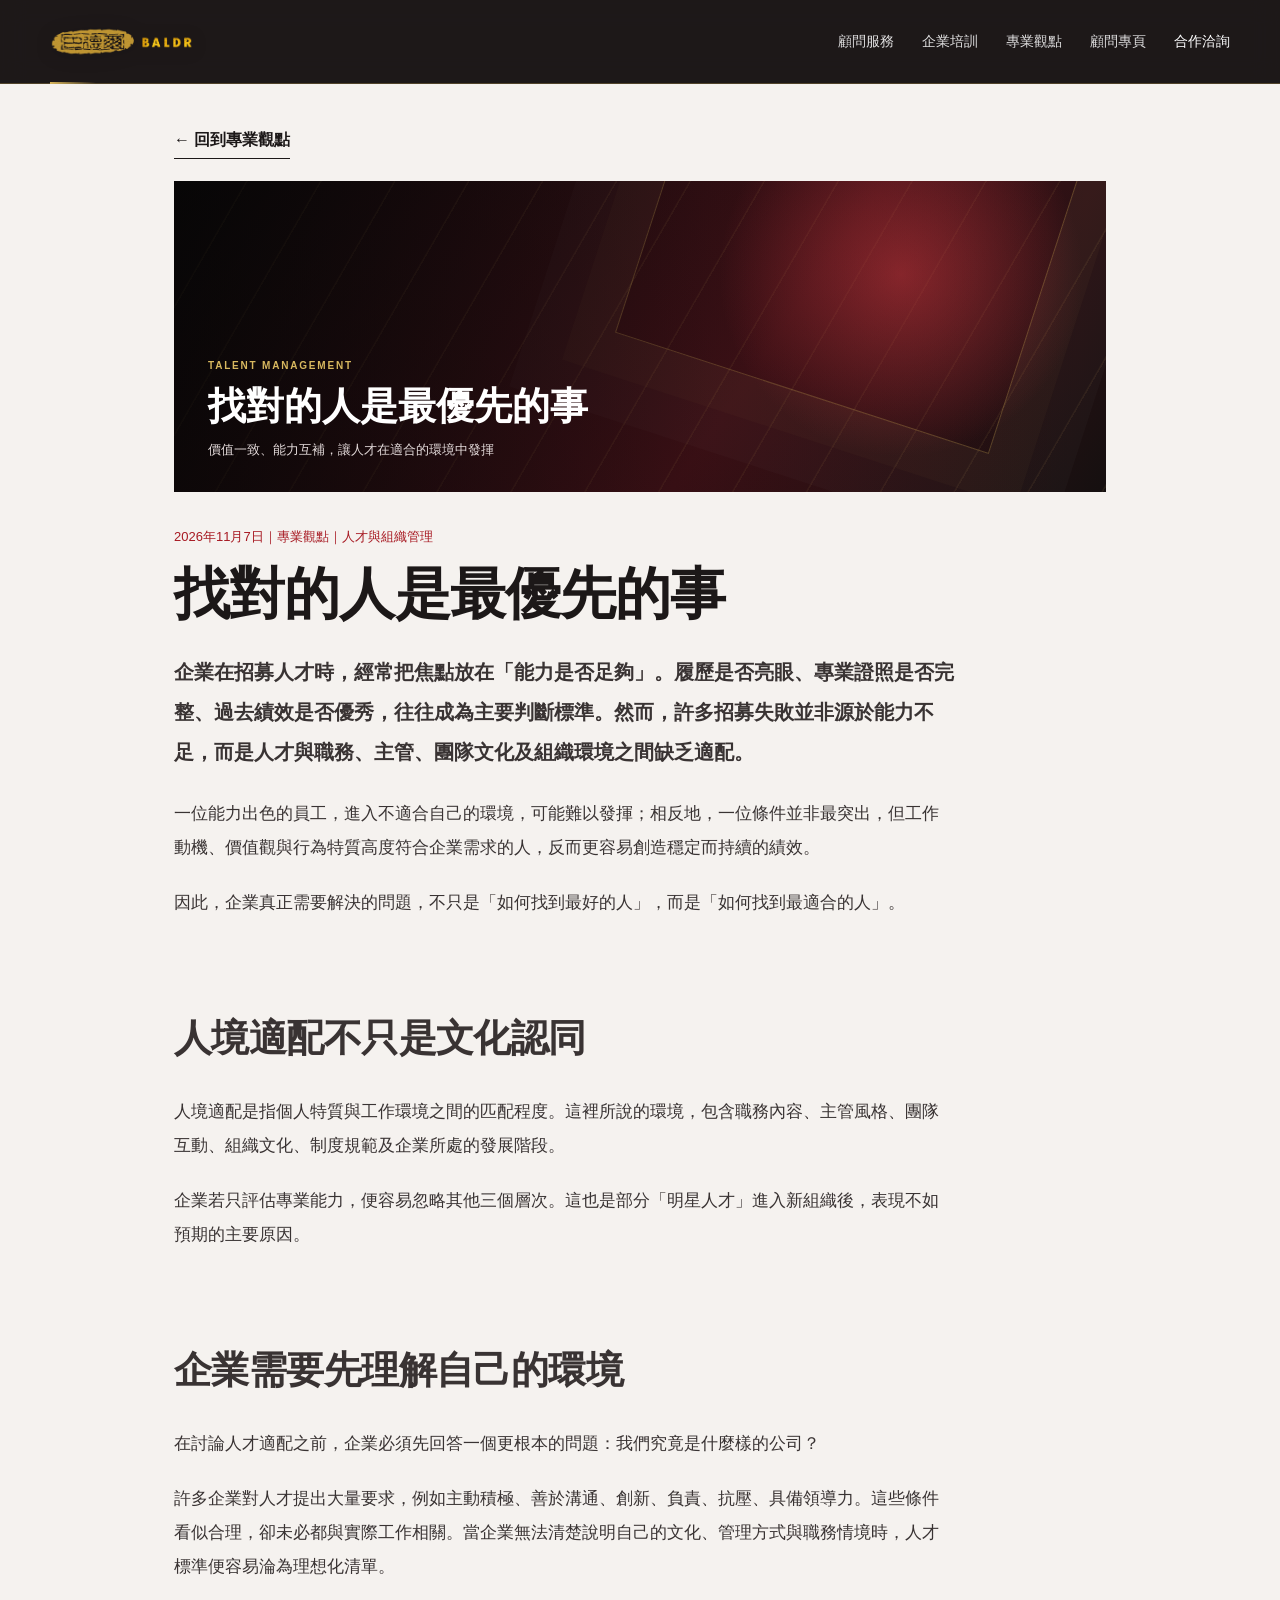
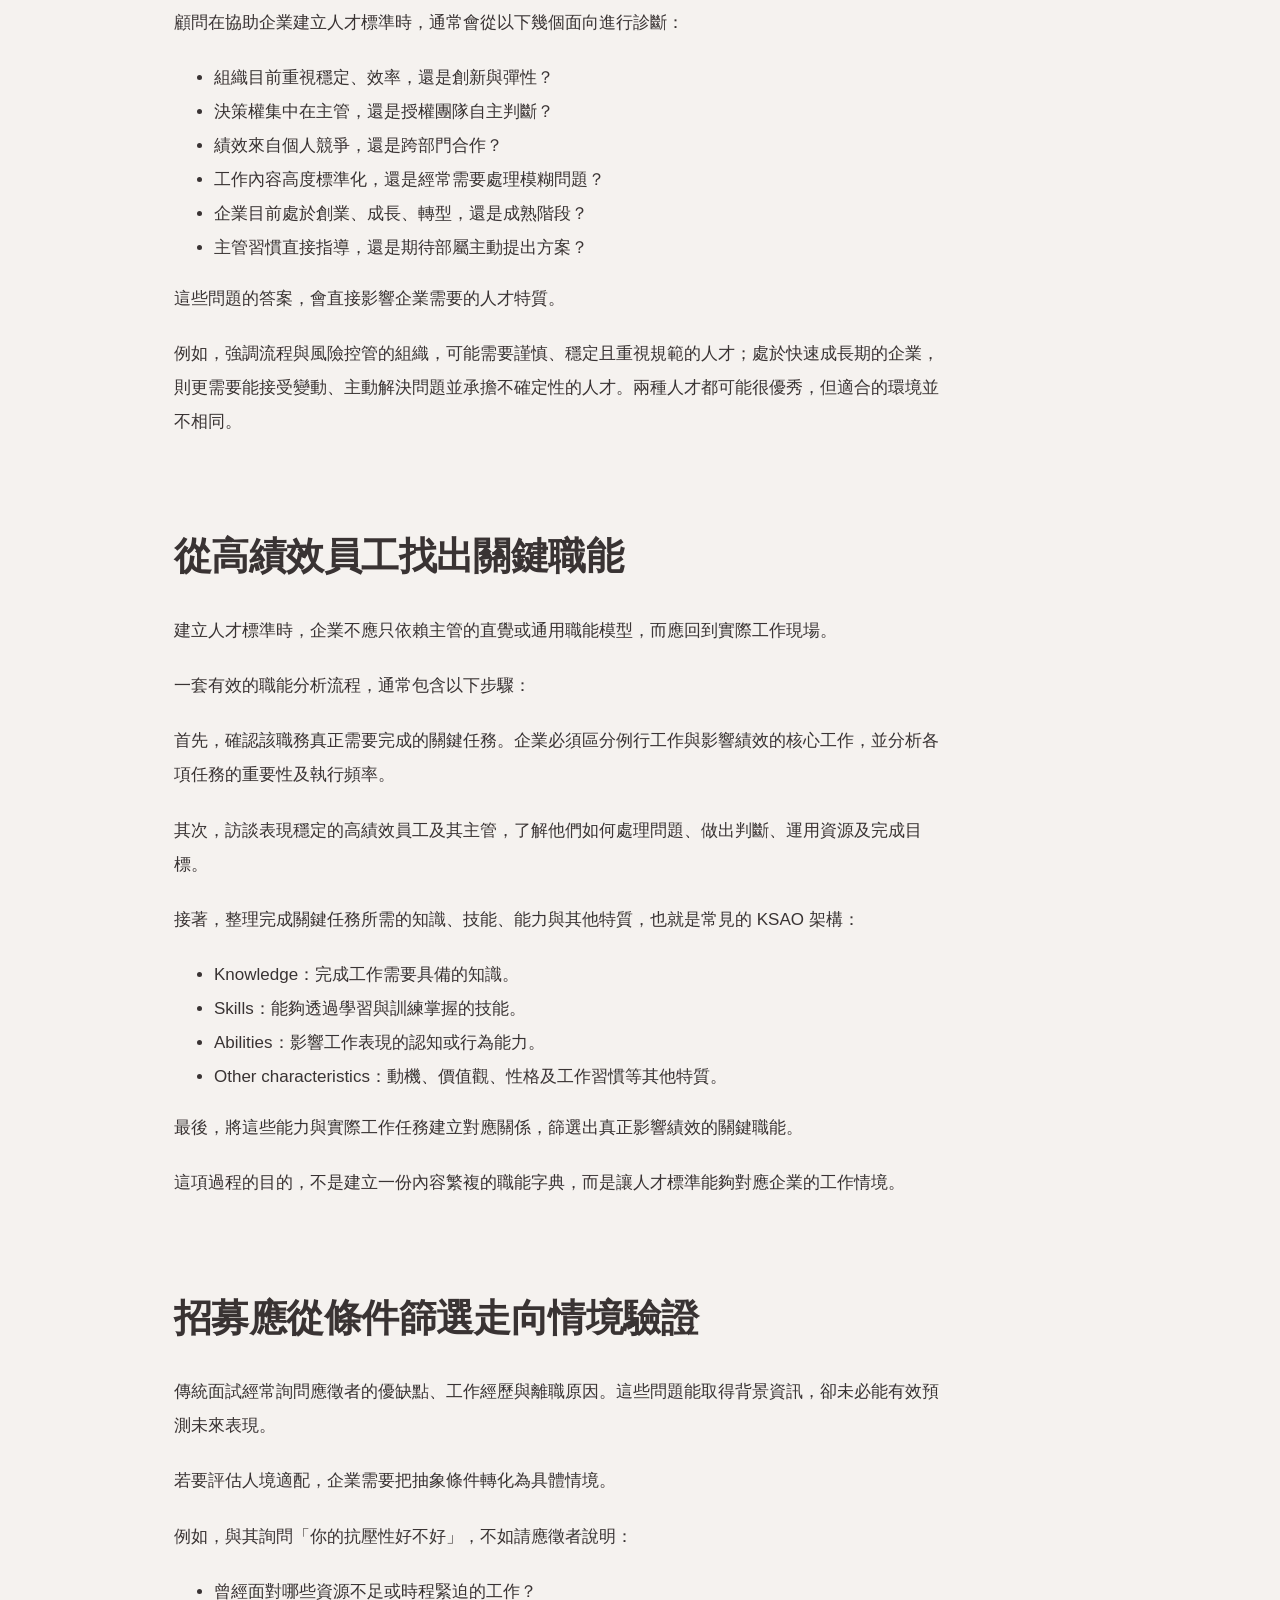
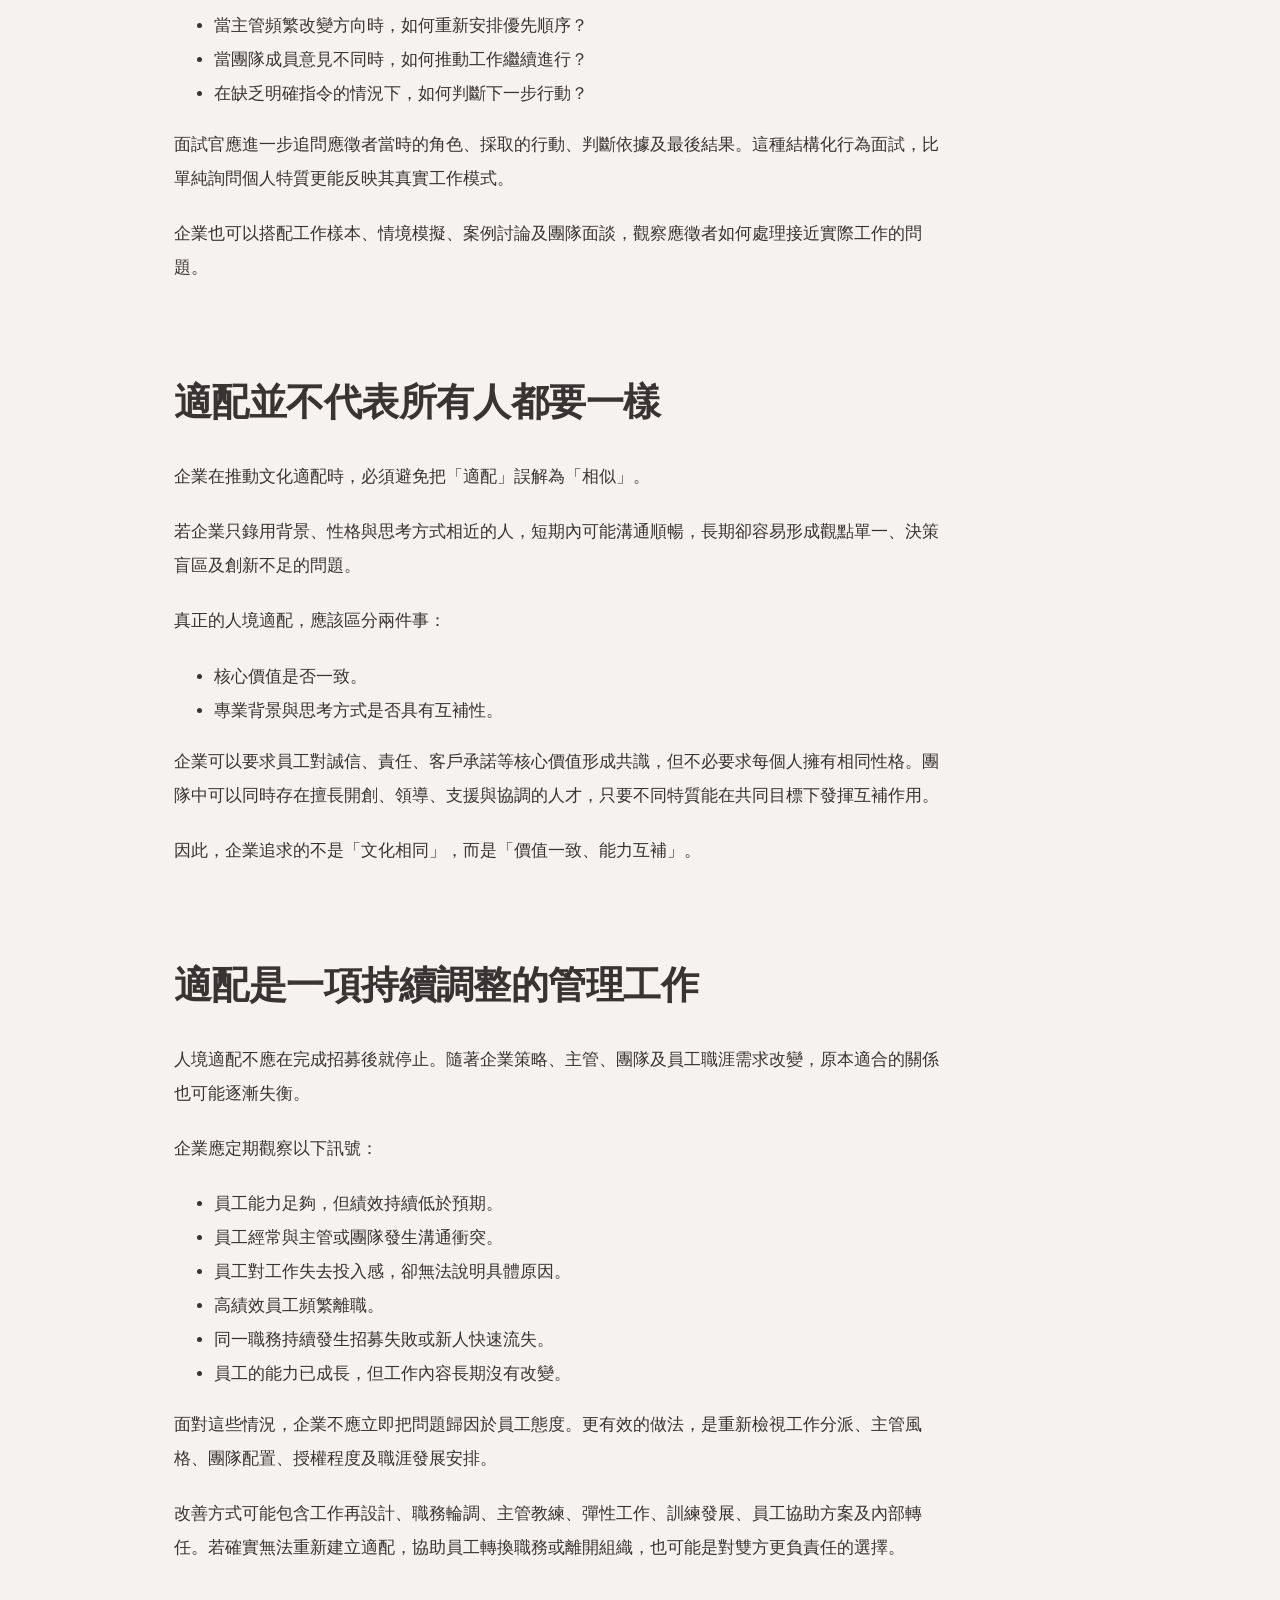
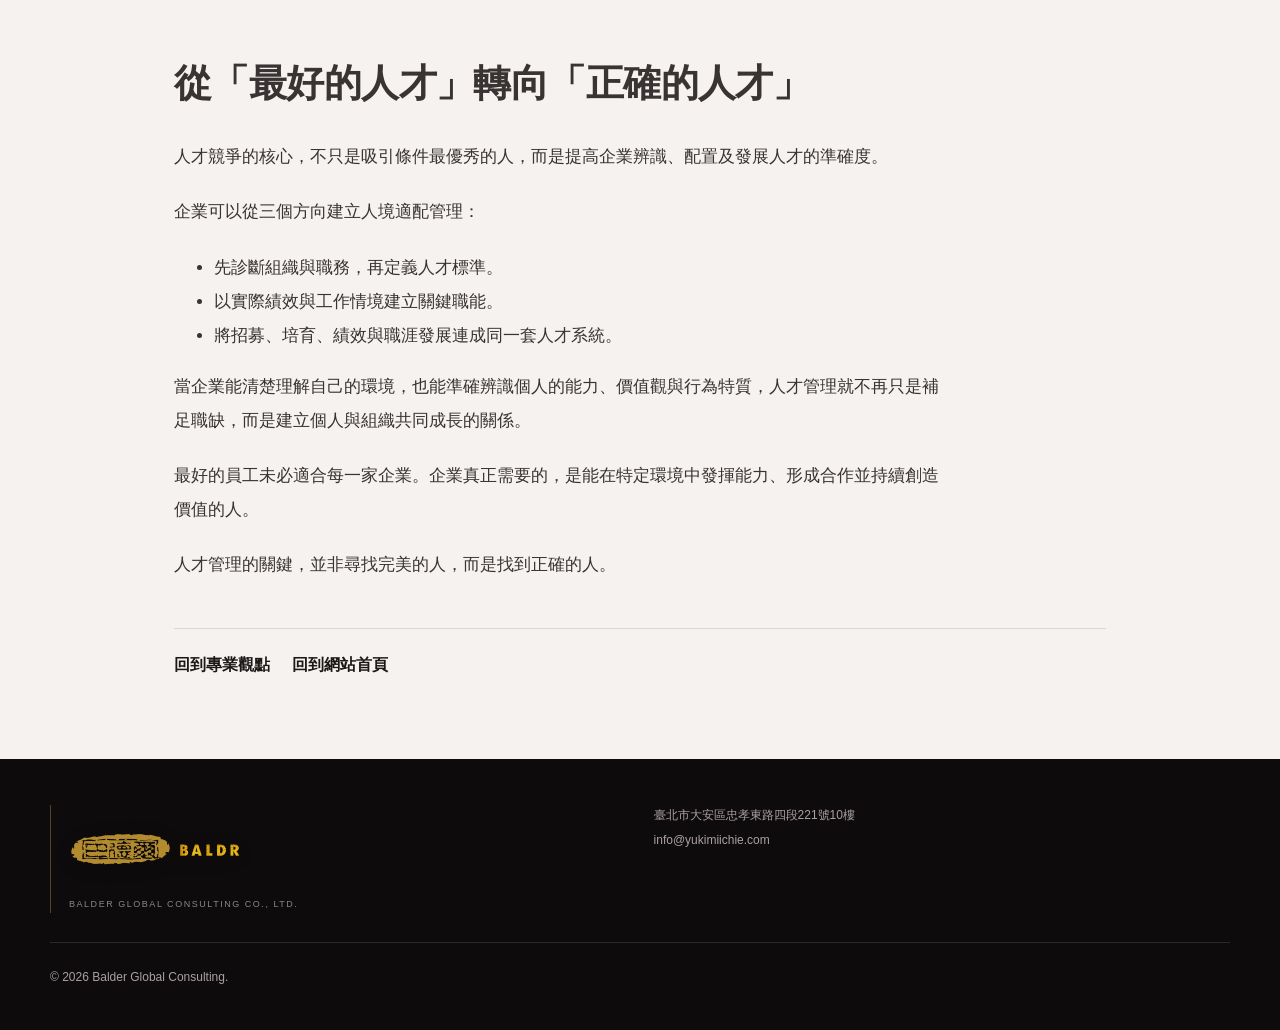
<file: articles/right-people-person-environment-fit.html>
<!doctype html>
<html lang="zh-Hant">
<head>
  <meta charset="utf-8">
  <meta name="viewport" content="width=device-width, initial-scale=1">
  <meta name="description" content="從人境適配出發，理解組織與職務環境，建立人才標準，找到能持續創造價值的正確人才。">
  <title>找對的人是最優先的事｜巴德爾全球顧問</title>
  <link rel="stylesheet" href="../styles.css">
  <link rel="stylesheet" href="../theme-red.css">
  <link rel="stylesheet" href="../insights.css">
</head>
<body class="insights-page article-page">
  <header class="site-header is-scrolled">
    <a class="brand" href="../index.html" aria-label="巴德爾全球顧問首頁"><img class="brand-original" src="../assets/brand/baldr-extracted-hollow-horizontal-v7.png?v=20261031-final" alt="巴德爾 BALDR 全球顧問"></a>
    <nav class="site-nav" aria-label="主要導覽"><a href="../index.html#services">顧問服務</a><a href="../index.html#training">企業培訓</a><a href="../insights.html">專業觀點</a><a href="../consultant.html">顧問專頁</a><a class="nav-cta" href="../index.html#contact">合作洽詢</a></nav>
  </header>
  <main class="article-page-main">
    <a class="article-back" href="../insights.html">← 回到專業觀點</a>
    <div class="insight-cover mkc-cover"><div><span>TALENT MANAGEMENT</span><strong>找對的人是最優先的事</strong><small>價值一致、能力互補，讓人才在適合的環境中發揮</small></div></div>
    <header class="article-header"><p><time datetime="2026-11-07">2026年11月7日</time>｜專業觀點｜人才與組織管理</p><h1>找對的人是最優先的事</h1></header>
    <div class="article-body article-longform"><p>企業在招募人才時，經常把焦點放在「能力是否足夠」。履歷是否亮眼、專業證照是否完整、過去績效是否優秀，往往成為主要判斷標準。然而，許多招募失敗並非源於能力不足，而是人才與職務、主管、團隊文化及組織環境之間缺乏適配。</p>
<p>一位能力出色的員工，進入不適合自己的環境，可能難以發揮；相反地，一位條件並非最突出，但工作動機、價值觀與行為特質高度符合企業需求的人，反而更容易創造穩定而持續的績效。</p>
<p>因此，企業真正需要解決的問題，不只是「如何找到最好的人」，而是「如何找到最適合的人」。</p>
<h2>人境適配不只是文化認同</h2>
<p>人境適配是指個人特質與工作環境之間的匹配程度。這裡所說的環境，包含職務內容、主管風格、團隊互動、組織文化、制度規範及企業所處的發展階段。</p>
<p>企業若只評估專業能力，便容易忽略其他三個層次。這也是部分「明星人才」進入新組織後，表現不如預期的主要原因。</p>
<h2>企業需要先理解自己的環境</h2>
<p>在討論人才適配之前，企業必須先回答一個更根本的問題：我們究竟是什麼樣的公司？</p>
<p>許多企業對人才提出大量要求，例如主動積極、善於溝通、創新、負責、抗壓、具備領導力。這些條件看似合理，卻未必都與實際工作相關。當企業無法清楚說明自己的文化、管理方式與職務情境時，人才標準便容易淪為理想化清單。</p>
<p>顧問在協助企業建立人才標準時，通常會從以下幾個面向進行診斷：</p>
<ul>
<li>組織目前重視穩定、效率，還是創新與彈性？</li>
<li>決策權集中在主管，還是授權團隊自主判斷？</li>
<li>績效來自個人競爭，還是跨部門合作？</li>
<li>工作內容高度標準化，還是經常需要處理模糊問題？</li>
<li>企業目前處於創業、成長、轉型，還是成熟階段？</li>
<li>主管習慣直接指導，還是期待部屬主動提出方案？</li>
</ul>
<p>這些問題的答案，會直接影響企業需要的人才特質。</p>
<p>例如，強調流程與風險控管的組織，可能需要謹慎、穩定且重視規範的人才；處於快速成長期的企業，則更需要能接受變動、主動解決問題並承擔不確定性的人才。兩種人才都可能很優秀，但適合的環境並不相同。</p>
<h2>從高績效員工找出關鍵職能</h2>
<p>建立人才標準時，企業不應只依賴主管的直覺或通用職能模型，而應回到實際工作現場。</p>
<p>一套有效的職能分析流程，通常包含以下步驟：</p>
<p>首先，確認該職務真正需要完成的關鍵任務。企業必須區分例行工作與影響績效的核心工作，並分析各項任務的重要性及執行頻率。</p>
<p>其次，訪談表現穩定的高績效員工及其主管，了解他們如何處理問題、做出判斷、運用資源及完成目標。</p>
<p>接著，整理完成關鍵任務所需的知識、技能、能力與其他特質，也就是常見的 KSAO 架構：</p>
<ul>
<li>Knowledge：完成工作需要具備的知識。</li>
<li>Skills：能夠透過學習與訓練掌握的技能。</li>
<li>Abilities：影響工作表現的認知或行為能力。</li>
<li>Other characteristics：動機、價值觀、性格及工作習慣等其他特質。</li>
</ul>
<p>最後，將這些能力與實際工作任務建立對應關係，篩選出真正影響績效的關鍵職能。</p>
<p>這項過程的目的，不是建立一份內容繁複的職能字典，而是讓人才標準能夠對應企業的工作情境。</p>
<h2>招募應從條件篩選走向情境驗證</h2>
<p>傳統面試經常詢問應徵者的優缺點、工作經歷與離職原因。這些問題能取得背景資訊，卻未必能有效預測未來表現。</p>
<p>若要評估人境適配，企業需要把抽象條件轉化為具體情境。</p>
<p>例如，與其詢問「你的抗壓性好不好」，不如請應徵者說明：</p>
<ul>
<li>曾經面對哪些資源不足或時程緊迫的工作？</li>
<li>當主管頻繁改變方向時，如何重新安排優先順序？</li>
<li>當團隊成員意見不同時，如何推動工作繼續進行？</li>
<li>在缺乏明確指令的情況下，如何判斷下一步行動？</li>
</ul>
<p>面試官應進一步追問應徵者當時的角色、採取的行動、判斷依據及最後結果。這種結構化行為面試，比單純詢問個人特質更能反映其真實工作模式。</p>
<p>企業也可以搭配工作樣本、情境模擬、案例討論及團隊面談，觀察應徵者如何處理接近實際工作的問題。</p>
<h2>適配並不代表所有人都要一樣</h2>
<p>企業在推動文化適配時，必須避免把「適配」誤解為「相似」。</p>
<p>若企業只錄用背景、性格與思考方式相近的人，短期內可能溝通順暢，長期卻容易形成觀點單一、決策盲區及創新不足的問題。</p>
<p>真正的人境適配，應該區分兩件事：</p>
<ul>
<li>核心價值是否一致。</li>
<li>專業背景與思考方式是否具有互補性。</li>
</ul>
<p>企業可以要求員工對誠信、責任、客戶承諾等核心價值形成共識，但不必要求每個人擁有相同性格。團隊中可以同時存在擅長開創、領導、支援與協調的人才，只要不同特質能在共同目標下發揮互補作用。</p>
<p>因此，企業追求的不是「文化相同」，而是「價值一致、能力互補」。</p>
<h2>適配是一項持續調整的管理工作</h2>
<p>人境適配不應在完成招募後就停止。隨著企業策略、主管、團隊及員工職涯需求改變，原本適合的關係也可能逐漸失衡。</p>
<p>企業應定期觀察以下訊號：</p>
<ul>
<li>員工能力足夠，但績效持續低於預期。</li>
<li>員工經常與主管或團隊發生溝通衝突。</li>
<li>員工對工作失去投入感，卻無法說明具體原因。</li>
<li>高績效員工頻繁離職。</li>
<li>同一職務持續發生招募失敗或新人快速流失。</li>
<li>員工的能力已成長，但工作內容長期沒有改變。</li>
</ul>
<p>面對這些情況，企業不應立即把問題歸因於員工態度。更有效的做法，是重新檢視工作分派、主管風格、團隊配置、授權程度及職涯發展安排。</p>
<p>改善方式可能包含工作再設計、職務輪調、主管教練、彈性工作、訓練發展、員工協助方案及內部轉任。若確實無法重新建立適配，協助員工轉換職務或離開組織，也可能是對雙方更負責任的選擇。</p>
<h2>從「最好的人才」轉向「正確的人才」</h2>
<p>人才競爭的核心，不只是吸引條件最優秀的人，而是提高企業辨識、配置及發展人才的準確度。</p>
<p>企業可以從三個方向建立人境適配管理：</p>
<ul>
<li>先診斷組織與職務，再定義人才標準。</li>
<li>以實際績效與工作情境建立關鍵職能。</li>
<li>將招募、培育、績效與職涯發展連成同一套人才系統。</li>
</ul>
<p>當企業能清楚理解自己的環境，也能準確辨識個人的能力、價值觀與行為特質，人才管理就不再只是補足職缺，而是建立個人與組織共同成長的關係。</p>
<p>最好的員工未必適合每一家企業。企業真正需要的，是能在特定環境中發揮能力、形成合作並持續創造價值的人。</p>
<p>人才管理的關鍵，並非尋找完美的人，而是找到正確的人。</p>
</div><nav class="article-end-nav"><a href="../insights.html">回到專業觀點</a><a href="../index.html">回到網站首頁</a></nav>
  </main>
  <footer class="site-footer"><div class="footer-brand"><img class="footer-original" src="../assets/brand/baldr-extracted-hollow-horizontal-v7.png?v=20261031-final" alt="巴德爾 BALDR 全球顧問"><small>BALDER GLOBAL CONSULTING CO., LTD.</small></div><div><p>臺北市大安區忠孝東路四段221號10樓</p><p><a href="mailto:info@yukimiichie.com">info@yukimiichie.com</a></p></div><p class="copyright">© 2026 Balder Global Consulting.</p></footer>
</body>
</html>
</file>
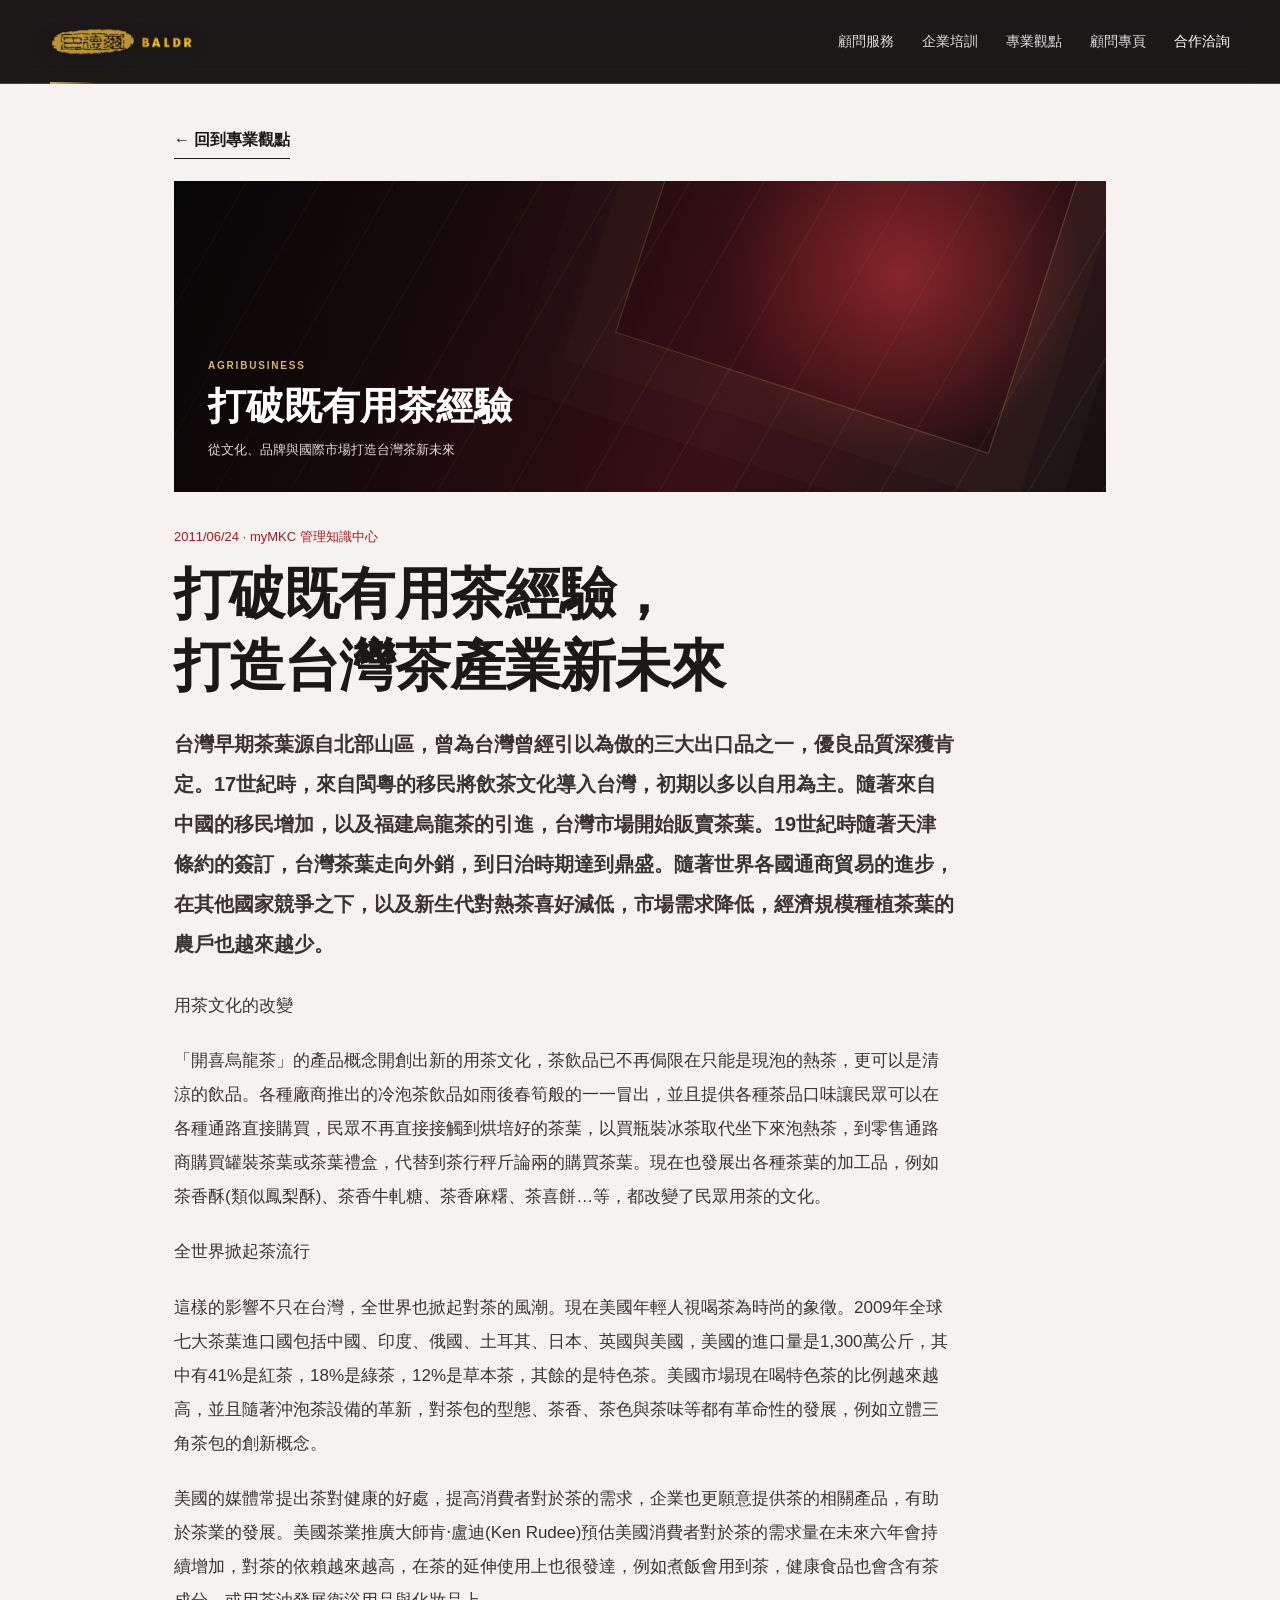
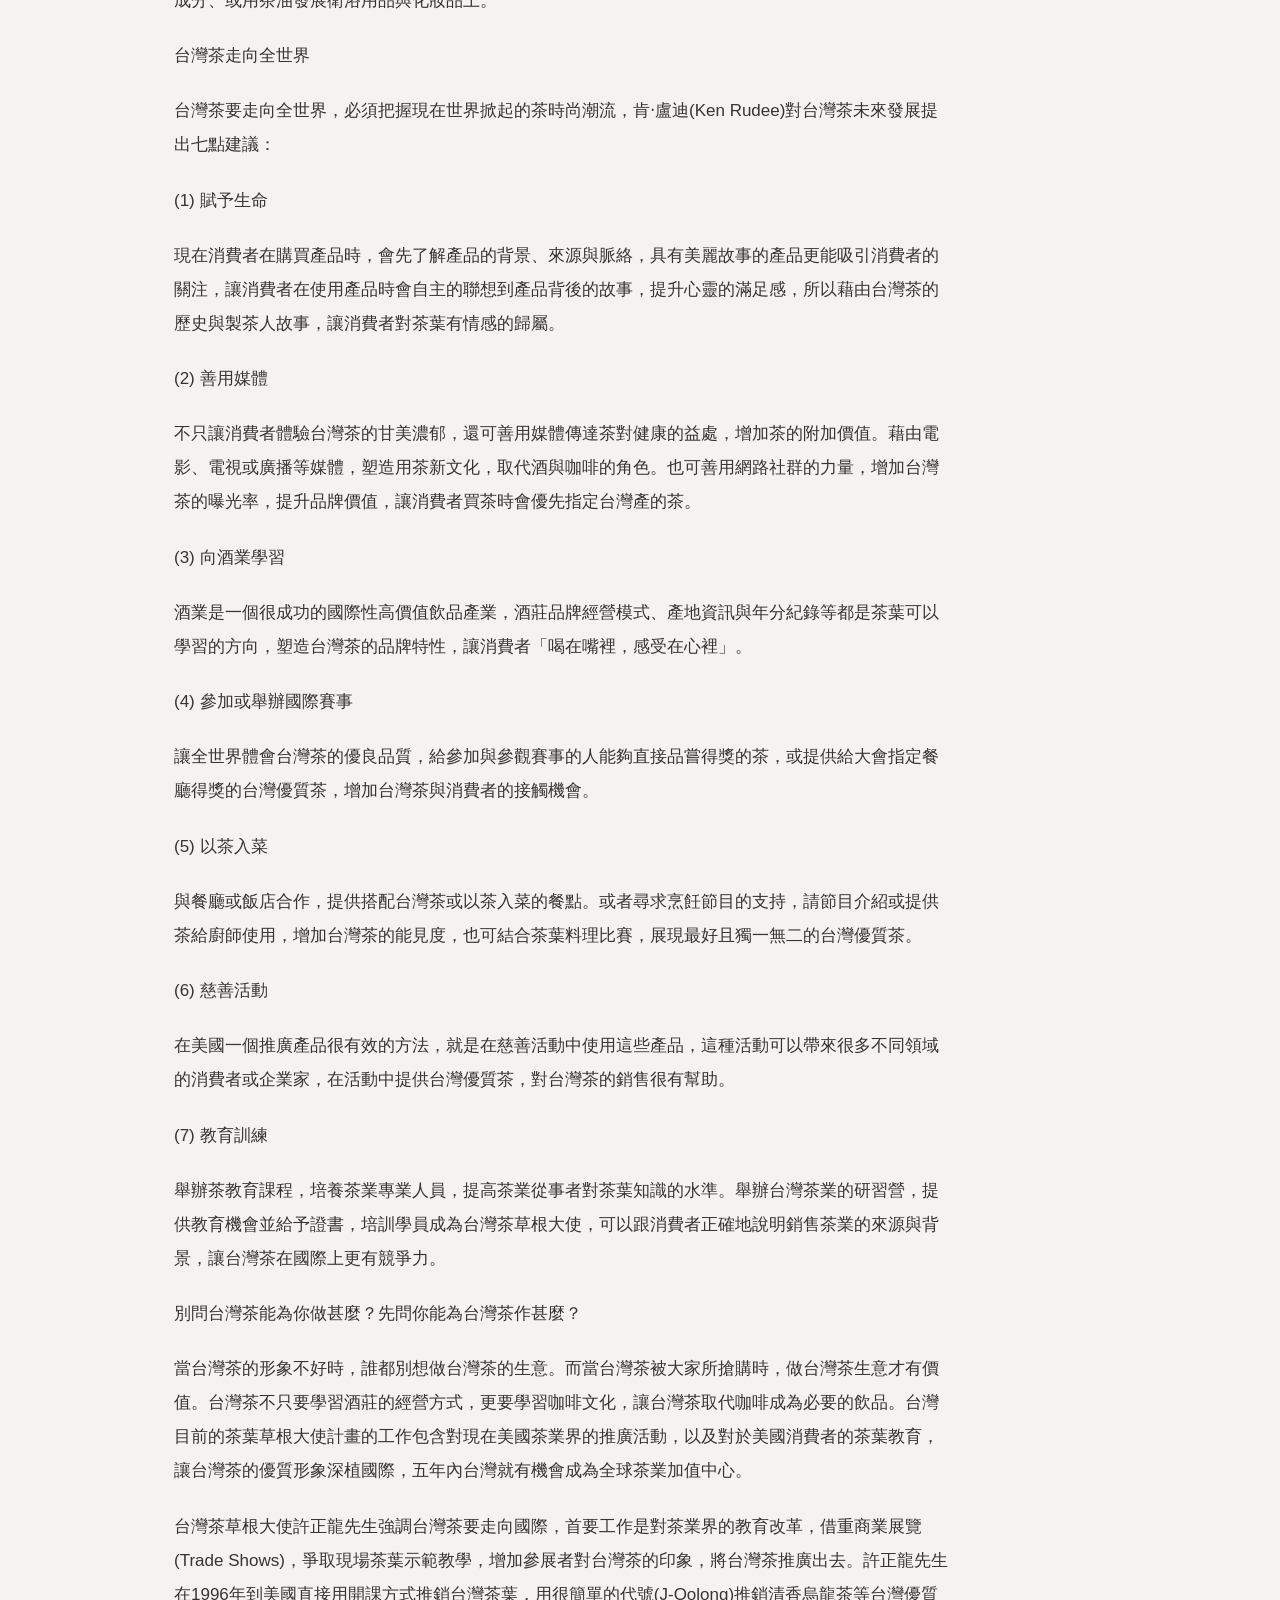
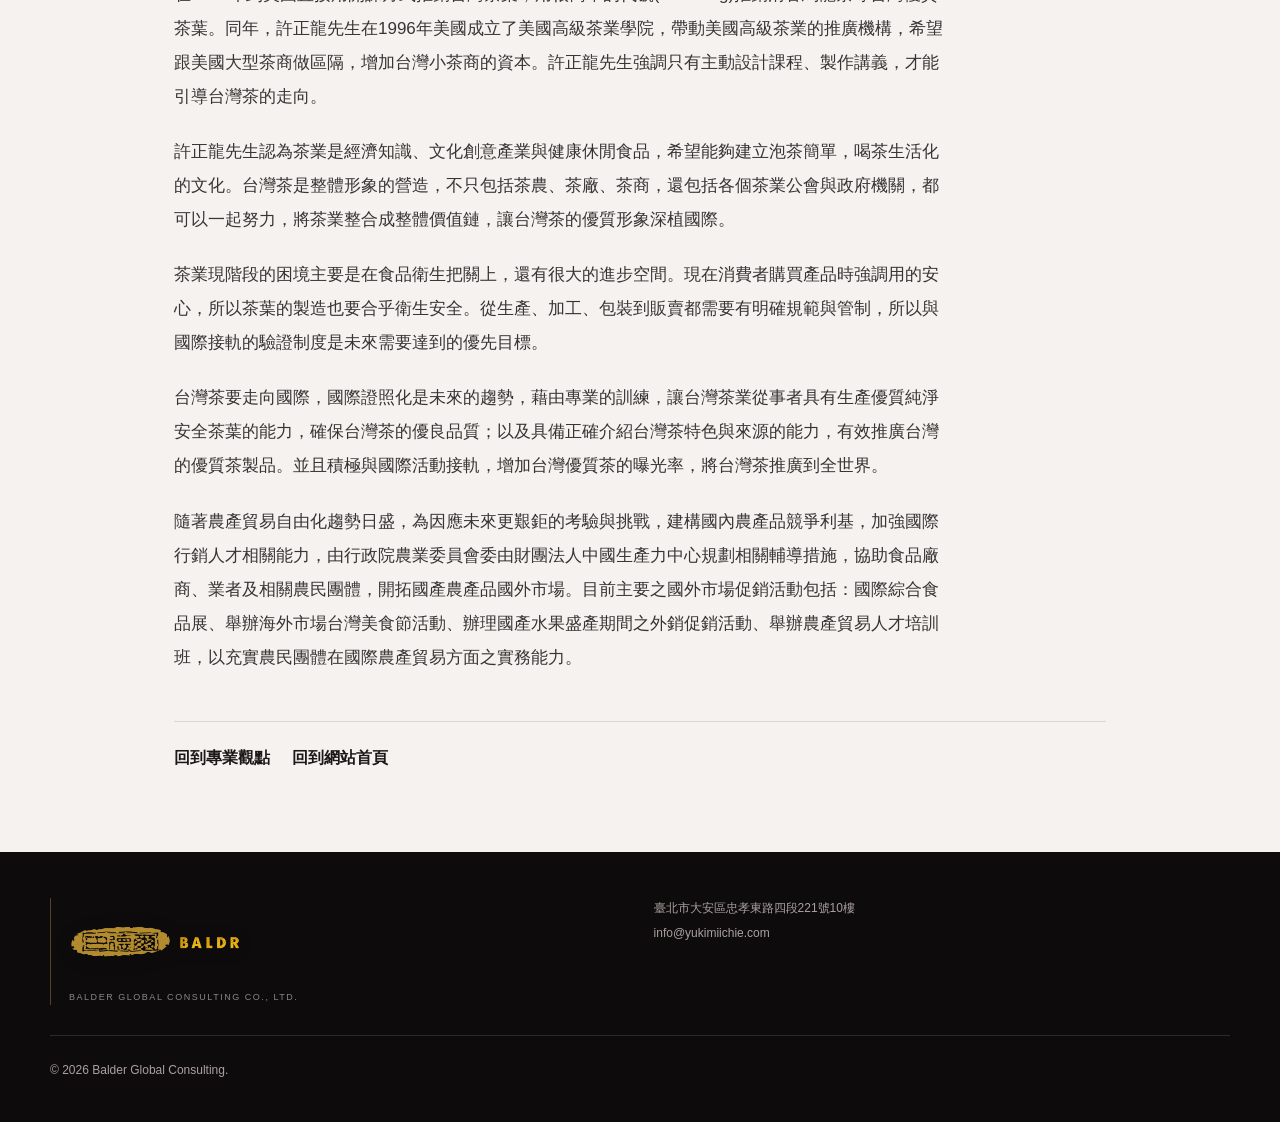
<file: articles/taiwan-tea.html>
<!doctype html><html lang="zh-Hant"><head><meta charset="utf-8"><meta name="viewport" content="width=device-width, initial-scale=1"><meta name="description" content="從文化、品牌與國際市場打造台灣茶新未來"><title>打破既有用茶經驗，打造台灣茶產業新未來｜巴德爾全球顧問</title><link rel="stylesheet" href="../styles.css"><link rel="stylesheet" href="../theme-red.css"><link rel="stylesheet" href="../insights.css"></head><body class="insights-page article-page"><header class="site-header is-scrolled"><a class="brand" href="../index.html" aria-label="巴德爾全球顧問首頁"><img class="brand-original" src="../assets/brand/baldr-extracted-hollow-horizontal-v7.png?v=20261031-final" alt="巴德爾 BALDR 全球顧問"></a><nav class="site-nav" aria-label="主要導覽"><a href="../index.html#services">顧問服務</a><a href="../index.html#training">企業培訓</a><a href="../insights.html">專業觀點</a><a href="../consultant.html">顧問專頁</a><a class="nav-cta" href="../index.html#contact">合作洽詢</a></nav></header><main class="article-page-main"><a class="article-back" href="../insights.html">← 回到專業觀點</a><div class="insight-cover mkc-cover"><div><span>AGRIBUSINESS</span><strong>打破既有用茶經驗</strong><small>從文化、品牌與國際市場打造台灣茶新未來</small></div></div><header class="article-header"><p>2011/06/24 · myMKC 管理知識中心</p><h1>打破既有用茶經驗，打造台灣茶產業新未來</h1></header><div class="article-body"><p>台灣早期茶葉源自北部山區，曾為台灣曾經引以為傲的三大出口品之一，優良品質深獲肯定。17世紀時，來自閩粵的移民將飲茶文化導入台灣，初期以多以自用為主。隨著來自中國的移民增加，以及福建烏龍茶的引進，台灣市場開始販賣茶葉。19世紀時隨著天津條約的簽訂，台灣茶葉走向外銷，到日治時期達到鼎盛。隨著世界各國通商貿易的進步，在其他國家競爭之下，以及新生代對熱茶喜好減低，市場需求降低，經濟規模種植茶葉的農戶也越來越少。</p>
<p>用茶文化的改變</p>
<p>「開喜烏龍茶」的產品概念開創出新的用茶文化，茶飲品已不再侷限在只能是現泡的熱茶，更可以是清涼的飲品。各種廠商推出的冷泡茶飲品如雨後春筍般的一一冒出，並且提供各種茶品口味讓民眾可以在各種通路直接購買，民眾不再直接接觸到烘培好的茶葉，以買瓶裝冰茶取代坐下來泡熱茶，到零售通路商購買罐裝茶葉或茶葉禮盒，代替到茶行秤斤論兩的購買茶葉。現在也發展出各種茶葉的加工品，例如茶香酥(類似鳳梨酥)、茶香牛軋糖、茶香麻糬、茶喜餅…等，都改變了民眾用茶的文化。</p>
<p>全世界掀起茶流行</p>
<p>這樣的影響不只在台灣，全世界也掀起對茶的風潮。現在美國年輕人視喝茶為時尚的象徵。2009年全球七大茶葉進口國包括中國、印度、俄國、土耳其、日本、英國與美國，美國的進口量是1,300萬公斤，其中有41%是紅茶，18%是綠茶，12%是草本茶，其餘的是特色茶。美國市場現在喝特色茶的比例越來越高，並且隨著沖泡茶設備的革新，對茶包的型態、茶香、茶色與茶味等都有革命性的發展，例如立體三角茶包的創新概念。</p>
<p>美國的媒體常提出茶對健康的好處，提高消費者對於茶的需求，企業也更願意提供茶的相關產品，有助於茶業的發展。美國茶業推廣大師肯‧盧迪(Ken Rudee)預估美國消費者對於茶的需求量在未來六年會持續增加，對茶的依賴越來越高，在茶的延伸使用上也很發達，例如煮飯會用到茶，健康食品也會含有茶成分、或用茶油發展衛浴用品與化妝品上。</p>
<p>台灣茶走向全世界</p>
<p>台灣茶要走向全世界，必須把握現在世界掀起的茶時尚潮流，肯‧盧迪(Ken Rudee)對台灣茶未來發展提出七點建議：</p>
<p>(1) 賦予生命</p>
<p>現在消費者在購買產品時，會先了解產品的背景、來源與脈絡，具有美麗故事的產品更能吸引消費者的關注，讓消費者在使用產品時會自主的聯想到產品背後的故事，提升心靈的滿足感，所以藉由台灣茶的歷史與製茶人故事，讓消費者對茶葉有情感的歸屬。</p>
<p>(2) 善用媒體</p>
<p>不只讓消費者體驗台灣茶的甘美濃郁，還可善用媒體傳達茶對健康的益處，增加茶的附加價值。藉由電影、電視或廣播等媒體，塑造用茶新文化，取代酒與咖啡的角色。也可善用網路社群的力量，增加台灣茶的曝光率，提升品牌價值，讓消費者買茶時會優先指定台灣產的茶。</p>
<p>(3) 向酒業學習</p>
<p>酒業是一個很成功的國際性高價值飲品產業，酒莊品牌經營模式、產地資訊與年分紀錄等都是茶葉可以學習的方向，塑造台灣茶的品牌特性，讓消費者「喝在嘴裡，感受在心裡」。</p>
<p>(4) 參加或舉辦國際賽事</p>
<p>讓全世界體會台灣茶的優良品質，給參加與參觀賽事的人能夠直接品嘗得獎的茶，或提供給大會指定餐廳得獎的台灣優質茶，增加台灣茶與消費者的接觸機會。</p>
<p>(5) 以茶入菜</p>
<p>與餐廳或飯店合作，提供搭配台灣茶或以茶入菜的餐點。或者尋求烹飪節目的支持，請節目介紹或提供茶給廚師使用，增加台灣茶的能見度，也可結合茶葉料理比賽，展現最好且獨一無二的台灣優質茶。</p>
<p>(6) 慈善活動</p>
<p>在美國一個推廣產品很有效的方法，就是在慈善活動中使用這些產品，這種活動可以帶來很多不同領域的消費者或企業家，在活動中提供台灣優質茶，對台灣茶的銷售很有幫助。</p>
<p>(7) 教育訓練</p>
<p>舉辦茶教育課程，培養茶業專業人員，提高茶業從事者對茶葉知識的水準。舉辦台灣茶業的研習營，提供教育機會並給予證書，培訓學員成為台灣茶草根大使，可以跟消費者正確地說明銷售茶業的來源與背景，讓台灣茶在國際上更有競爭力。</p>
<p>別問台灣茶能為你做甚麼？先問你能為台灣茶作甚麼？</p>
<p>當台灣茶的形象不好時，誰都別想做台灣茶的生意。而當台灣茶被大家所搶購時，做台灣茶生意才有價值。台灣茶不只要學習酒莊的經營方式，更要學習咖啡文化，讓台灣茶取代咖啡成為必要的飲品。台灣目前的茶葉草根大使計畫的工作包含對現在美國茶業界的推廣活動，以及對於美國消費者的茶葉教育，讓台灣茶的優質形象深植國際，五年內台灣就有機會成為全球茶業加值中心。</p>
<p>台灣茶草根大使許正龍先生強調台灣茶要走向國際，首要工作是對茶業界的教育改革，借重商業展覽(Trade Shows)，爭取現場茶葉示範教學，增加參展者對台灣茶的印象，將台灣茶推廣出去。許正龍先生在1996年到美國直接用開課方式推銷台灣茶葉，用很簡單的代號(J-Oolong)推銷清香烏龍茶等台灣優質茶葉。同年，許正龍先生在1996年美國成立了美國高級茶業學院，帶動美國高級茶業的推廣機構，希望跟美國大型茶商做區隔，增加台灣小茶商的資本。許正龍先生強調只有主動設計課程、製作講義，才能引導台灣茶的走向。</p>
<p>許正龍先生認為茶業是經濟知識、文化創意產業與健康休閒食品，希望能夠建立泡茶簡單，喝茶生活化的文化。台灣茶是整體形象的營造，不只包括茶農、茶廠、茶商，還包括各個茶業公會與政府機關，都可以一起努力，將茶業整合成整體價值鏈，讓台灣茶的優質形象深植國際。</p>
<p>茶業現階段的困境主要是在食品衛生把關上，還有很大的進步空間。現在消費者購買產品時強調用的安心，所以茶葉的製造也要合乎衛生安全。從生產、加工、包裝到販賣都需要有明確規範與管制，所以與國際接軌的驗證制度是未來需要達到的優先目標。</p>
<p>台灣茶要走向國際，國際證照化是未來的趨勢，藉由專業的訓練，讓台灣茶業從事者具有生產優質純淨安全茶葉的能力，確保台灣茶的優良品質；以及具備正確介紹台灣茶特色與來源的能力，有效推廣台灣的優質茶製品。並且積極與國際活動接軌，增加台灣優質茶的曝光率，將台灣茶推廣到全世界。</p>
<p>隨著農產貿易自由化趨勢日盛，為因應未來更艱鉅的考驗與挑戰，建構國內農產品競爭利基，加強國際行銷人才相關能力，由行政院農業委員會委由財團法人中國生產力中心規劃相關輔導措施，協助食品廠商、業者及相關農民團體，開拓國產農產品國外市場。目前主要之國外市場促銷活動包括：國際綜合食品展、舉辦海外市場台灣美食節活動、辦理國產水果盛產期間之外銷促銷活動、舉辦農產貿易人才培訓班，以充實農民團體在國際農產貿易方面之實務能力。</p></div><nav class="article-end-nav"><a href="../insights.html">回到專業觀點</a><a href="../index.html">回到網站首頁</a></nav></main><footer class="site-footer"><div class="footer-brand"><img class="footer-original" src="../assets/brand/baldr-extracted-hollow-horizontal-v7.png?v=20261031-final" alt="巴德爾 BALDR 全球顧問"><small>BALDER GLOBAL CONSULTING CO., LTD.</small></div><div><p>臺北市大安區忠孝東路四段221號10樓</p><p><a href="mailto:info@yukimiichie.com">info@yukimiichie.com</a></p></div><p class="copyright">© 2026 Balder Global Consulting.</p></footer></body></html>
</file>
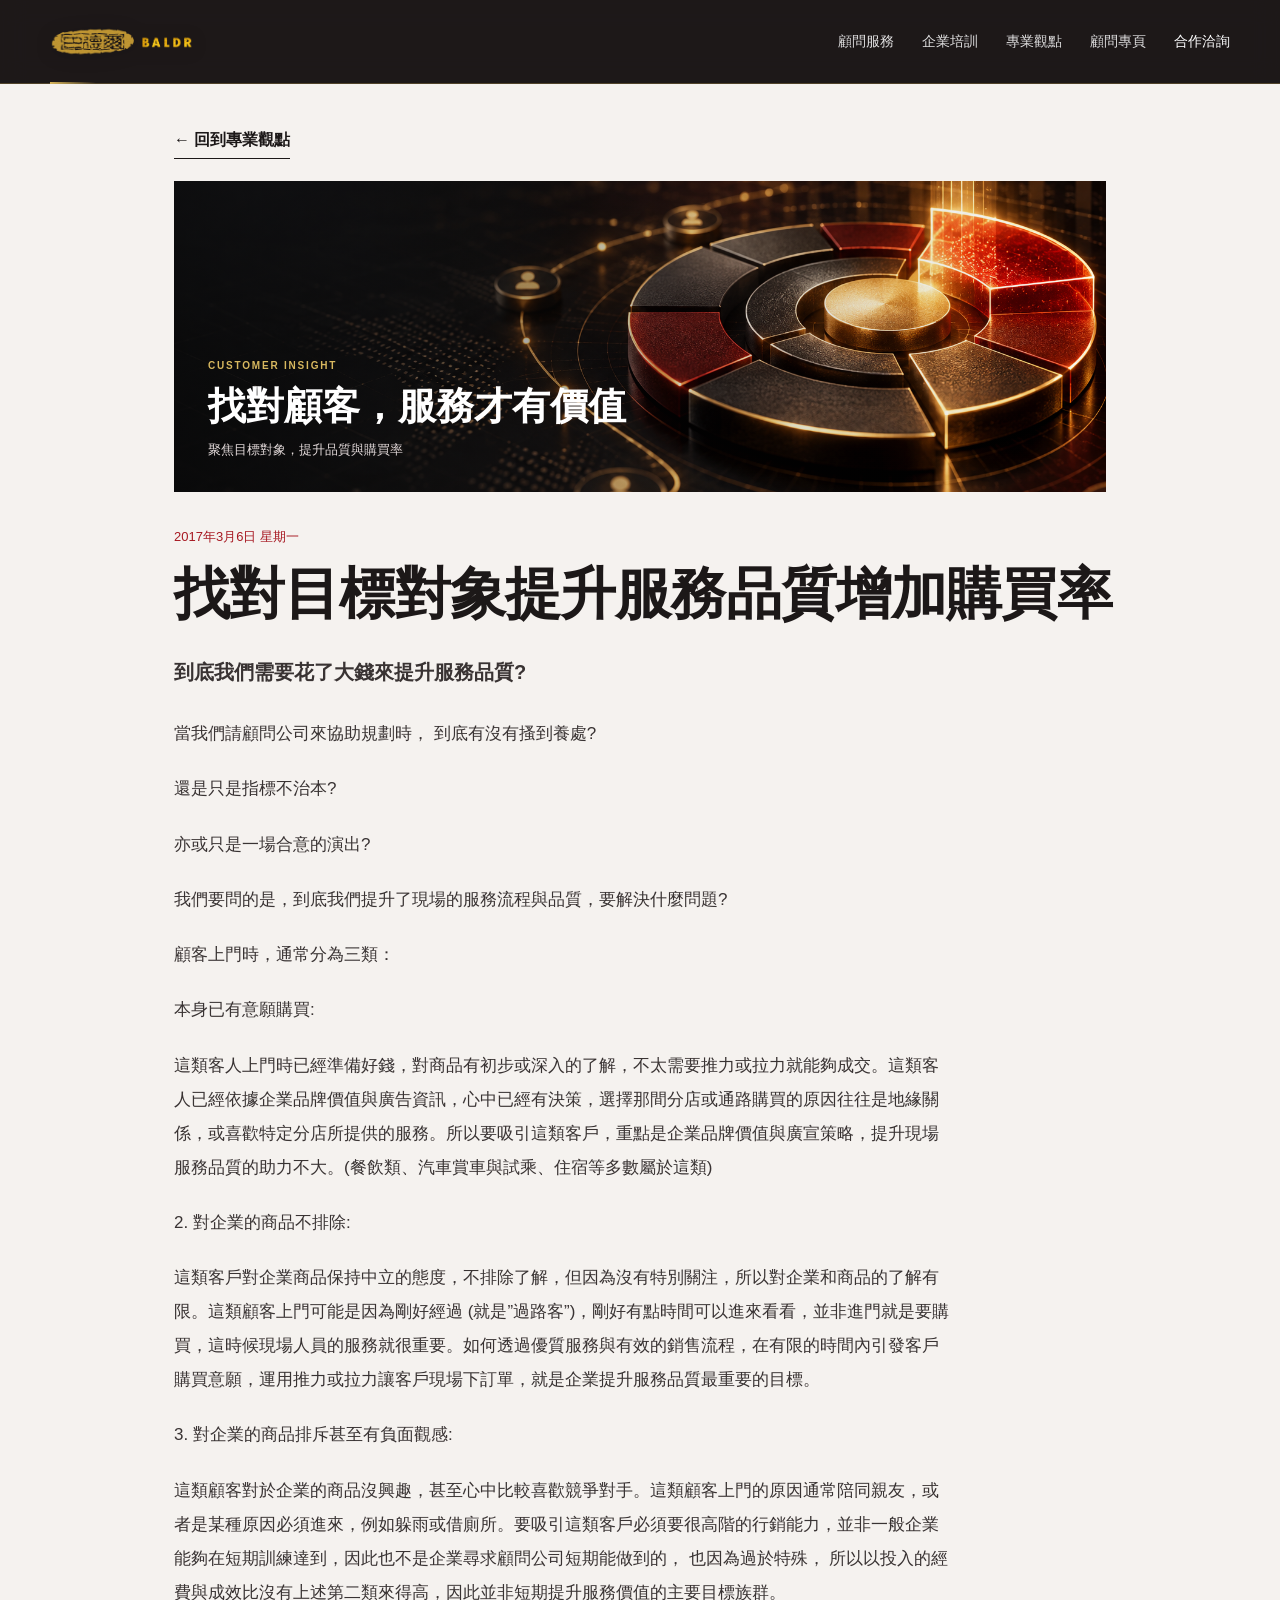
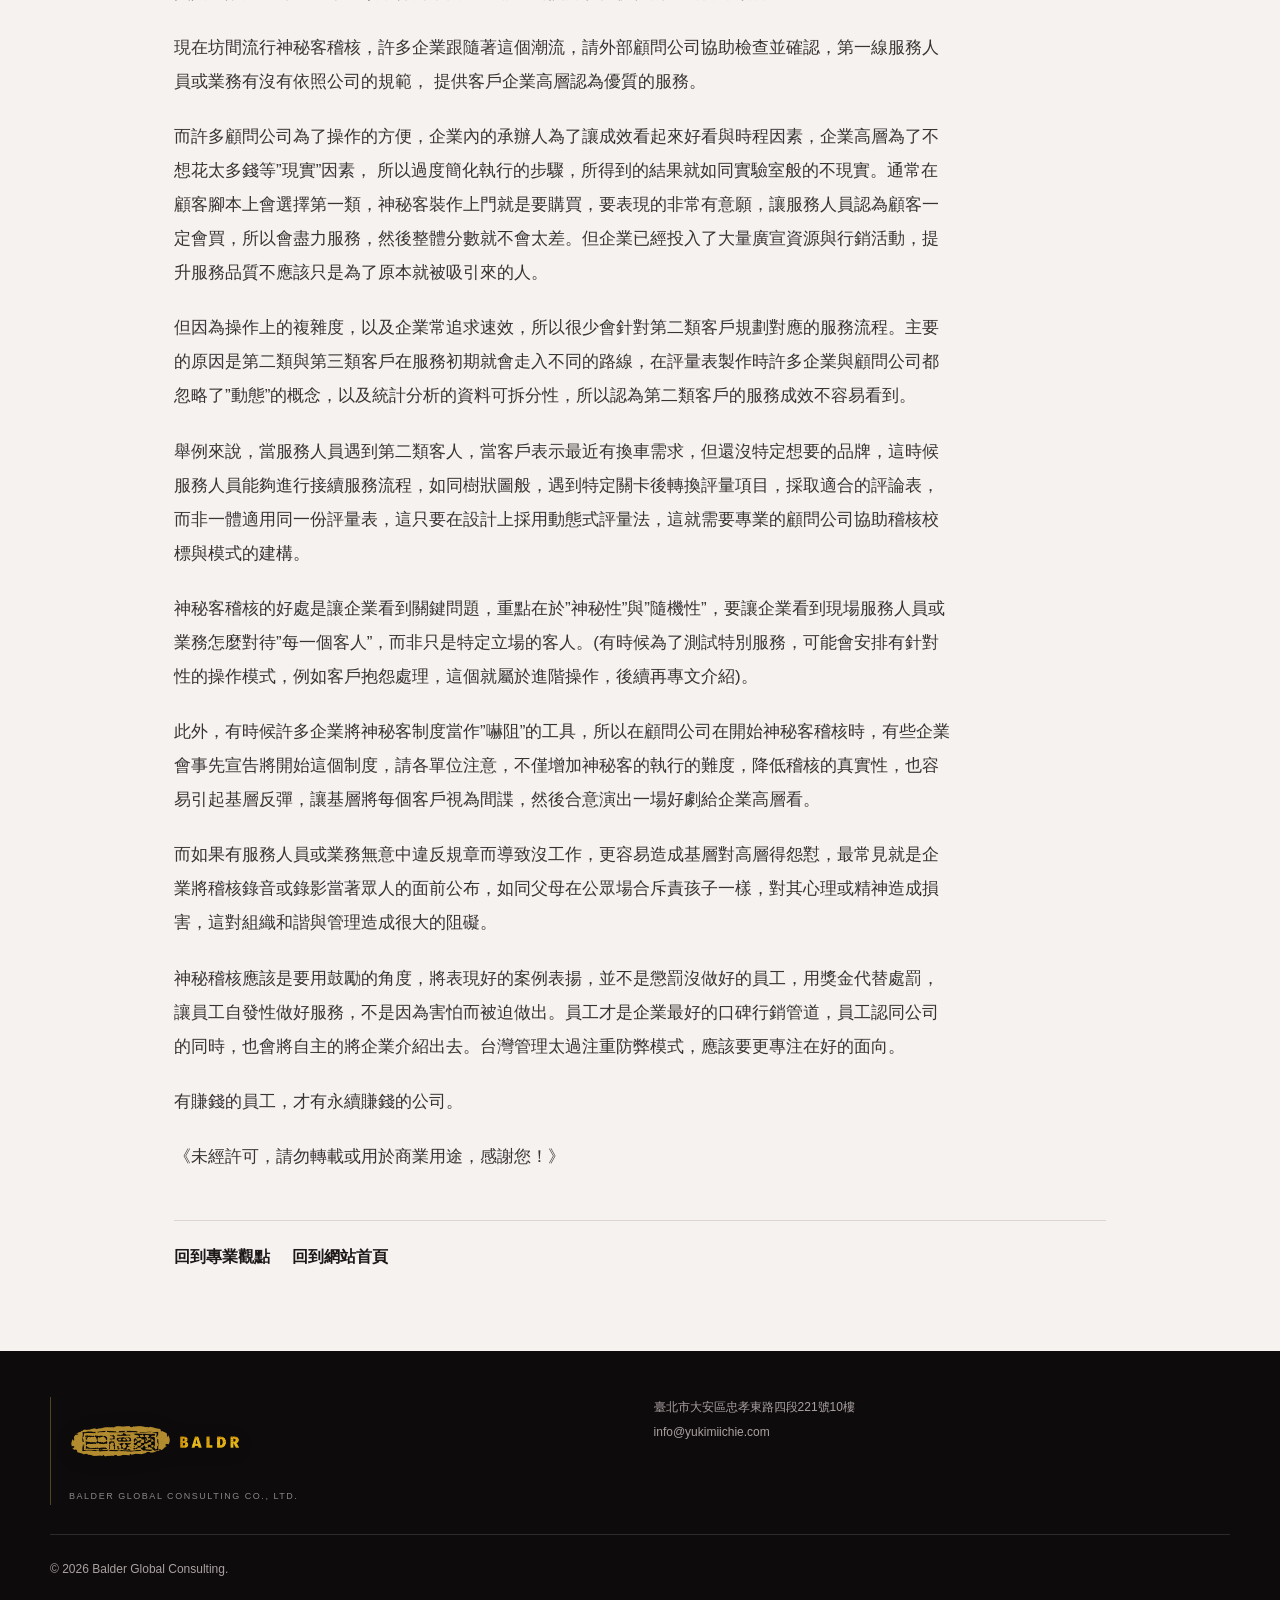
<file: articles/target-customer.html>
<!doctype html><html lang="zh-Hant"><head><meta charset="utf-8"><meta name="viewport" content="width=device-width, initial-scale=1"><meta name="description" content="聚焦目標對象，提升品質與購買率"><title>找對目標對象提升服務品質增加購買率｜巴德爾全球顧問</title><link rel="stylesheet" href="../styles.css"><link rel="stylesheet" href="../theme-red.css"><link rel="stylesheet" href="../insights.css"></head><body class="insights-page article-page"><header class="site-header is-scrolled"><a class="brand" href="../index.html" aria-label="巴德爾全球顧問首頁"><img class="brand-original" src="../assets/brand/baldr-extracted-hollow-horizontal-v7.png?v=20261031-final" alt="巴德爾 BALDR 全球顧問"></a><nav class="site-nav" aria-label="主要導覽"><a href="../index.html#services">顧問服務</a><a href="../index.html#training">企業培訓</a><a href="../insights.html">專業觀點</a><a href="../consultant.html">顧問專頁</a><a class="nav-cta" href="../index.html#contact">合作洽詢</a></nav></header><main class="article-page-main"><a class="article-back" href="../insights.html">← 回到專業觀點</a><div class="insight-cover"><img src="../assets/insights/target-customer-v1.png" alt="找對顧客，服務才有價值文章主題視覺"><div><span>CUSTOMER INSIGHT</span><strong>找對顧客，服務才有價值</strong><small>聚焦目標對象，提升品質與購買率</small></div></div><header class="article-header"><p>2017年3月6日 星期一</p><h1>找對目標對象提升服務品質增加購買率</h1></header><div class="article-body"><p>到底我們需要花了大錢來提升服務品質?</p>
<p>當我們請顧問公司來協助規劃時， 到底有沒有搔到養處?</p>
<p>還是只是指標不治本?</p>
<p>亦或只是一場合意的演出?</p>
<p>我們要問的是，到底我們提升了現場的服務流程與品質，要解決什麼問題?</p>
<p>顧客上門時，通常分為三類：</p>
<p>本身已有意願購買:</p>
<p>這類客人上門時已經準備好錢，對商品有初步或深入的了解，不太需要推力或拉力就能夠成交。這類客人已經依據企業品牌價值與廣告資訊，心中已經有決策，選擇那間分店或通路購買的原因往往是地緣關係，或喜歡特定分店所提供的服務。所以要吸引這類客戶，重點是企業品牌價值與廣宣策略，提升現場服務品質的助力不大。(餐飲類、汽車賞車與試乘、住宿等多數屬於這類)</p>
<p>2. 對企業的商品不排除:</p>
<p>這類客戶對企業商品保持中立的態度，不排除了解，但因為沒有特別關注，所以對企業和商品的了解有限。這類顧客上門可能是因為剛好經過 (就是”過路客”)，剛好有點時間可以進來看看，並非進門就是要購買，這時候現場人員的服務就很重要。如何透過優質服務與有效的銷售流程，在有限的時間內引發客戶購買意願，運用推力或拉力讓客戶現場下訂單，就是企業提升服務品質最重要的目標。</p>
<p>3. 對企業的商品排斥甚至有負面觀感:</p>
<p>這類顧客對於企業的商品沒興趣，甚至心中比較喜歡競爭對手。這類顧客上門的原因通常陪同親友，或者是某種原因必須進來，例如躲雨或借廁所。要吸引這類客戶必須要很高階的行銷能力，並非一般企業能夠在短期訓練達到，因此也不是企業尋求顧問公司短期能做到的， 也因為過於特殊， 所以以投入的經費與成效比沒有上述第二類來得高，因此並非短期提升服務價值的主要目標族群。</p>
<p>現在坊間流行神秘客稽核，許多企業跟隨著這個潮流，請外部顧問公司協助檢查並確認，第一線服務人員或業務有沒有依照公司的規範， 提供客戶企業高層認為優質的服務。</p>
<p>而許多顧問公司為了操作的方便，企業內的承辦人為了讓成效看起來好看與時程因素，企業高層為了不想花太多錢等”現實”因素， 所以過度簡化執行的步驟，所得到的結果就如同實驗室般的不現實。通常在顧客腳本上會選擇第一類，神秘客裝作上門就是要購買，要表現的非常有意願，讓服務人員認為顧客一定會買，所以會盡力服務，然後整體分數就不會太差。但企業已經投入了大量廣宣資源與行銷活動，提升服務品質不應該只是為了原本就被吸引來的人。</p>
<p>但因為操作上的複雜度，以及企業常追求速效，所以很少會針對第二類客戶規劃對應的服務流程。主要的原因是第二類與第三類客戶在服務初期就會走入不同的路線，在評量表製作時許多企業與顧問公司都忽略了”動態”的概念，以及統計分析的資料可拆分性，所以認為第二類客戶的服務成效不容易看到。</p>
<p>舉例來說，當服務人員遇到第二類客人，當客戶表示最近有換車需求，但還沒特定想要的品牌，這時候服務人員能夠進行接續服務流程，如同樹狀圖般，遇到特定關卡後轉換評量項目，採取適合的評論表， 而非一體適用同一份評量表，這只要在設計上採用動態式評量法，這就需要專業的顧問公司協助稽核校標與模式的建構。</p>
<p>神秘客稽核的好處是讓企業看到關鍵問題，重點在於”神秘性”與”隨機性”，要讓企業看到現場服務人員或業務怎麼對待”每一個客人”，而非只是特定立場的客人。(有時候為了測試特別服務，可能會安排有針對性的操作模式，例如客戶抱怨處理，這個就屬於進階操作，後續再專文介紹)。</p>
<p>此外，有時候許多企業將神秘客制度當作”嚇阻”的工具，所以在顧問公司在開始神秘客稽核時，有些企業會事先宣告將開始這個制度，請各單位注意，不僅增加神秘客的執行的難度，降低稽核的真實性，也容易引起基層反彈，讓基層將每個客戶視為間諜，然後合意演出一場好劇給企業高層看。</p>
<p>而如果有服務人員或業務無意中違反規章而導致沒工作，更容易造成基層對高層得怨懟，最常見就是企業將稽核錄音或錄影當著眾人的面前公布，如同父母在公眾場合斥責孩子一樣，對其心理或精神造成損害，這對組織和諧與管理造成很大的阻礙。</p>
<p>神秘稽核應該是要用鼓勵的角度，將表現好的案例表揚，並不是懲罰沒做好的員工，用獎金代替處罰，讓員工自發性做好服務，不是因為害怕而被迫做出。員工才是企業最好的口碑行銷管道，員工認同公司的同時，也會將自主的將企業介紹出去。台灣管理太過注重防弊模式，應該要更專注在好的面向。</p>
<p>有賺錢的員工，才有永續賺錢的公司。</p>
<p>《未經許可，請勿轉載或用於商業用途，感謝您！》</p></div><nav class="article-end-nav"><a href="../insights.html">回到專業觀點</a><a href="../index.html">回到網站首頁</a></nav></main><footer class="site-footer"><div class="footer-brand"><img class="footer-original" src="../assets/brand/baldr-extracted-hollow-horizontal-v7.png?v=20261031-final" alt="巴德爾 BALDR 全球顧問"><small>BALDER GLOBAL CONSULTING CO., LTD.</small></div><div><p>臺北市大安區忠孝東路四段221號10樓</p><p><a href="mailto:info@yukimiichie.com">info@yukimiichie.com</a></p></div><p class="copyright">© 2026 Balder Global Consulting.</p></footer></body></html>
</file>
<file: styles.css>
:root{--navy:#0a1c2d;--navy-2:#102b43;--ink:#17212b;--muted:#66727e;--paper:#f5f3ee;--white:#fff;--accent:#b6d7d2;--gold:#c4a66d;--line:#d8d8d2;--max:1180px;--header:84px}*{box-sizing:border-box}html{scroll-behavior:smooth}body{margin:0;color:var(--ink);background:#fff;font-family:"Noto Sans TC","PingFang TC","Microsoft JhengHei",sans-serif;line-height:1.75}a{color:inherit;text-decoration:none}button{font:inherit}.skip-link{position:fixed;z-index:1000;top:8px;left:8px;background:#fff;padding:8px 14px;transform:translateY(-160%)}.skip-link:focus{transform:none}.site-header{height:var(--header);position:absolute;z-index:50;top:0;left:0;width:100%;display:flex;align-items:center;justify-content:space-between;padding:0 max(32px,calc((100vw - var(--max))/2));color:#fff;border-bottom:1px solid #ffffff33}.site-header.is-scrolled{position:fixed;background:#071522ed;backdrop-filter:blur(12px)}.brand{display:flex;align-items:center;gap:12px}.brand-mark{width:43px;height:43px;border:1px solid #ffffff66;display:grid;place-items:center;font:600 24px Georgia,serif}.brand-copy{display:flex;flex-direction:column;line-height:1.3}.brand-copy strong{font-size:15px;letter-spacing:.12em}.brand-copy small{font-size:9px;letter-spacing:.13em;opacity:.68}.site-nav{display:flex;align-items:center;gap:28px;font-size:14px}.site-nav a:not(.nav-cta){opacity:.86}.site-nav a:hover,.site-nav a:focus{opacity:1}.nav-cta{padding:10px 18px;border:1px solid #ffffff88}.menu-toggle{display:none}.hero{position:relative;height:min(820px,88vh);min-height:680px;background:#081827;color:#fff;overflow:hidden}.slide{position:absolute;inset:0;display:grid;grid-template-columns:minmax(340px,1.02fr) 1fr;opacity:0;visibility:hidden;transition:opacity .65s ease}.slide.is-active{opacity:1;visibility:visible}.slide-art{position:relative;overflow:hidden;background:#152e43}.slide-art::before,.slide-art::after{content:"";position:absolute;border-radius:50%;filter:blur(1px)}.slide-strategy .slide-art{background:linear-gradient(155deg,#071726 10%,#1f4d62 62%,#b4cec9)}.slide-strategy .slide-art::before{width:64%;aspect-ratio:1;left:14%;top:22%;border:1px solid #ffffff60;box-shadow:0 0 0 75px #ffffff08,0 0 0 150px #ffffff06}.slide-strategy .slide-art::after{width:34%;height:90%;right:-8%;bottom:-20%;background:#d8b87826;transform:rotate(26deg);border-radius:0}.slide-research .slide-art{background:linear-gradient(145deg,#061b2c,#123d56 52%,#88aeb2)}.slide-research .slide-art::before{width:72%;height:72%;left:15%;top:14%;background:repeating-radial-gradient(circle at center,transparent 0 38px,#ffffff22 40px 41px)}.slide-research .slide-art::after{width:180px;height:180px;right:12%;top:28%;background:#cbb57b66;box-shadow:-150px 170px 0 #8ed0c855}.slide-training .slide-art{background:linear-gradient(140deg,#10283a,#315165 55%,#c3c5bb)}.slide-training .slide-art::before{width:62%;height:65%;left:18%;bottom:0;background:linear-gradient(90deg,#ffffff16 1px,transparent 1px),linear-gradient(#ffffff16 1px,transparent 1px);background-size:38px 38px;border-radius:0}.slide-training .slide-art::after{width:220px;height:220px;left:28%;top:24%;border:38px solid #c4a66d99}.slide-content{display:flex;flex-direction:column;justify-content:center;padding:calc(var(--header) + 36px) max(48px,calc((100vw - var(--max))/2)) 110px 9%;background:linear-gradient(135deg,#0b2134,#071624)}.eyebrow,.section-kicker{margin:0 0 20px;color:#98c9c5;font-size:12px;font-weight:700;letter-spacing:.22em}.slide h1,.slide h2{font-family:"Noto Serif TC","PMingLiU",serif;font-weight:500;font-size:clamp(42px,4vw,68px);line-height:1.35;letter-spacing:.04em;margin:0 0 28px}.slide-content>p:not(.eyebrow){max-width:610px;margin:0 0 34px;color:#d4dce1;font-size:17px}.button{display:inline-flex;align-items:center;gap:32px;width:max-content;padding:14px 20px;font-size:14px}.button-primary{background:#fff;color:var(--navy)}.carousel-controls{position:absolute;right:max(44px,calc((100vw - var(--max))/2));bottom:44px;display:flex;align-items:center;gap:18px;z-index:4}.carousel-controls button{background:transparent;color:#fff;border:1px solid #ffffff50;width:42px;height:42px;cursor:pointer}.carousel-controls .pause{width:34px;border:0}.carousel-status{display:flex;align-items:center;gap:10px;font-size:12px}.status-line{position:relative;width:88px;height:2px;background:#ffffff45}.status-line i{position:absolute;inset:0 auto 0 0;width:33.333%;background:#fff;transition:width .4s}.image-notice{position:absolute;bottom:12px;left:24px;font-size:10px;opacity:.55}.section{max-width:var(--max);margin:auto;padding:112px 24px}.intro{display:grid;grid-template-columns:1.05fr .95fr;gap:12%;align-items:end}.section h2,.training-banner h2,.contact-section h2{font-family:"Noto Serif TC","PMingLiU",serif;font-size:clamp(34px,4vw,56px);font-weight:500;line-height:1.4;letter-spacing:.04em;margin:0}.section-kicker{color:#507f7e}.intro-copy{font-size:18px;color:#52606b}.text-link{display:inline-block;margin-top:24px;color:var(--navy);font-weight:700;font-size:14px;border-bottom:1px solid var(--navy);padding-bottom:4px}.section-head{display:flex;justify-content:space-between;align-items:end;gap:12%;margin-bottom:52px}.section-head>p{max-width:470px;color:var(--muted);margin:0}.service-grid{display:grid;grid-template-columns:repeat(3,1fr);border:1px solid var(--line)}.service-card{padding:40px 34px;min-height:430px;display:flex;flex-direction:column;border-right:1px solid var(--line);transition:.25s}.service-card:last-child{border-right:0}.service-card.featured,.service-card:hover{background:var(--navy);color:#fff}.service-card>span{font-size:12px;letter-spacing:.12em}.service-icon{margin:42px 0 26px;font:300 46px Georgia,serif;color:#7aa6a5}.service-card h3{font:500 30px/1.45 "Noto Serif TC","PMingLiU",serif;margin:0}.service-card p{color:var(--muted);font-size:14px}.service-card.featured p,.service-card:hover p{color:#b9c5cd}.service-card a{margin-top:auto;font-size:13px;font-weight:700}.dark-section{max-width:none;background:var(--navy);color:#fff;padding-left:max(24px,calc((100vw - var(--max))/2));padding-right:max(24px,calc((100vw - var(--max))/2))}.dark-section .section-head>p{color:#bac4cb}.advantage-grid{display:grid;grid-template-columns:repeat(3,1fr);border-top:1px solid #ffffff33}.advantage-grid>div{padding:34px 34px 0 0}.advantage-grid strong{font:400 34px Georgia,serif;color:#80aaa7}.advantage-grid h3{font-size:20px;margin:28px 0 12px}.advantage-grid p{color:#b8c3ca;font-size:14px}.consultant{display:grid;grid-template-columns:.9fr 1.1fr;gap:10%;align-items:center}.portrait-placeholder{aspect-ratio:4/5;background:linear-gradient(150deg,#e8e6df,#b9c8c6);display:grid;place-items:center;color:#566765;text-align:center;font-size:13px;letter-spacing:.12em}.consultant-copy>p:not(.section-kicker):not(.pending-label){color:var(--muted);max-width:560px}.pending-label{display:inline-block;padding:5px 10px;background:#efe8db;color:#8b6b38;font-size:12px}.expertise{display:flex;flex-wrap:wrap;gap:8px;margin-top:30px}.expertise span{padding:7px 14px;border:1px solid var(--line);font-size:12px}.training-banner{padding:105px max(24px,calc((100vw - var(--max))/2));display:grid;grid-template-columns:1fr 1fr;gap:12%;color:#fff;background:linear-gradient(105deg,#375b5c,#173a47)}.training-banner>div:last-child{display:flex;flex-direction:column;justify-content:flex-end}.training-banner p:not(.section-kicker){color:#d3dfdf}.button-light{margin-top:20px;border:1px solid #ffffff99}.projects .project-placeholder{min-height:330px;padding:55px;background:linear-gradient(120deg,#edf0ef,#d4dedc);display:flex;flex-direction:column;justify-content:end}.project-placeholder span{font-size:11px;letter-spacing:.2em}.project-placeholder h3{font:500 34px "Noto Serif TC","PMingLiU",serif;margin:8px 0}.project-placeholder p{max-width:620px;margin:0;color:#566}.article-grid{display:grid;grid-template-columns:repeat(3,1fr);gap:26px}.article-visual{aspect-ratio:4/2.7;margin-bottom:22px}.article-visual.one{background:linear-gradient(135deg,#15374b,#9ebcba)}.article-visual.two{background:repeating-linear-gradient(45deg,#d8c7a5 0 20px,#244455 20px 40px)}.article-visual.three{background:radial-gradient(circle at 35% 40%,#c7af72 0 15%,transparent 16%),linear-gradient(135deg,#173246,#708e91)}.article-grid .meta{font-size:11px;color:#698281}.article-grid h3{font:500 20px/1.65 "Noto Serif TC","PMingLiU",serif}.article-grid a{font-size:12px;font-weight:700}.contact-section{padding:105px max(24px,calc((100vw - var(--max))/2));background:var(--paper);display:grid;grid-template-columns:1fr 1fr;gap:12%}.contact-section>div>p:not(.section-kicker){color:var(--muted);max-width:500px}.contact-actions{border-top:1px solid var(--ink)}.contact-actions a{display:flex;flex-direction:column;padding:22px 4px;border-bottom:1px solid var(--line)}.contact-actions span{font-size:12px;color:var(--muted)}.contact-actions b{font:500 21px "Noto Serif TC","PMingLiU",serif}.contact-actions small{color:#8c7450}.site-footer{position:relative;padding:70px max(24px,calc((100vw - var(--max))/2)) 34px;background:#071522;color:#fff;display:grid;grid-template-columns:1fr 1fr .7fr;gap:7%;font-size:12px}.footer-brand{display:flex;gap:15px;align-items:center}.footer-brand div{display:flex;flex-direction:column}.footer-brand small{opacity:.55}.site-footer p{color:#9aa9b3}.footer-links{display:grid;grid-template-columns:1fr 1fr;gap:8px}.copyright{grid-column:1/-1;border-top:1px solid #ffffff20;padding-top:24px;margin-top:25px}@media(max-width:900px){:root{--header:70px}.site-header{padding:0 20px}.menu-toggle{display:block;color:#fff;border:1px solid #ffffff66;background:transparent;padding:8px 12px}.site-nav{display:none;position:absolute;top:70px;left:0;right:0;padding:24px;background:#071522;flex-direction:column;align-items:stretch}.site-nav.is-open{display:flex}.hero{height:820px}.slide{grid-template-columns:1fr;grid-template-rows:45% 55%}.slide-content{padding:50px 24px 120px}.slide h1,.slide h2{font-size:38px}.carousel-controls{right:24px;bottom:52px}.intro,.consultant,.training-banner,.contact-section{grid-template-columns:1fr;gap:48px}.service-grid{grid-template-columns:1fr}.service-card{border-right:0;border-bottom:1px solid var(--line);min-height:340px}.advantage-grid,.article-grid{grid-template-columns:1fr;gap:36px}.section-head{align-items:start;flex-direction:column}.site-footer{grid-template-columns:1fr;gap:25px}.copyright{grid-column:auto}}@media(max-width:560px){.brand-copy small{display:none}.section{padding:82px 20px}.hero{min-height:760px}.slide-content>p:not(.eyebrow){font-size:15px}.carousel-status{display:none}.image-notice{left:20px;right:20px}.advantage-grid{grid-template-columns:1fr}.training-banner,.contact-section{padding:82px 20px}.site-footer{padding:55px 20px 28px}}@media(prefers-reduced-motion:reduce){html{scroll-behavior:auto}*,*::before,*::after{animation-duration:.01ms!important;transition-duration:.01ms!important}}

/* Unified commercial typography and brand system */
body, button { font-family: "Aptos", "Segoe UI", "Noto Sans TC", "Microsoft JhengHei", sans-serif; }
h1, h2, h3, h4, .slide h1, .slide h2, .section h2, .training-banner h2, .contact-section h2,
.service-card h3, .project-placeholder h3, .article-grid h3, .contact-actions b {
  font-family: "Aptos Display", "Segoe UI", "Noto Sans TC", "Microsoft JhengHei", sans-serif;
  font-weight: 600;
  letter-spacing: -.015em;
}
.brand-logo { display: block; width: 168px; height: 58px; object-fit: contain; object-position: left center; }
.footer-logo { display: block; width: 155px; height: 72px; object-fit: contain; object-position: left center; }
.footer-brand { align-items: flex-start; flex-direction: column; }
.footer-brand strong { font-size: 14px; letter-spacing: .08em; }
@media(max-width:560px){.brand-logo{width:128px;height:48px}.footer-logo{width:138px;height:62px}}

/* Brand system: the heritage seal remains intact while the wordmark is live type. */
.brand{gap:11px}
.brand-seal,.footer-seal{position:relative;display:block;overflow:hidden;flex:0 0 auto}
.brand-seal{width:32px;height:52px}
.brand-seal img,.footer-seal img{position:absolute;left:0;top:0;height:100%;width:auto;max-width:none}
.brand-seal img{height:52px}
.brand-lockup{display:flex;flex-direction:column;line-height:1}
.brand-lockup strong,.footer-wordmark strong{color:#d8b85f;font-family:"Aptos Display","Segoe UI",Arial,sans-serif;font-weight:700;letter-spacing:.2em}
.brand-lockup strong{font-size:19px}
.brand-lockup small{margin-top:7px;color:#fff;font-size:10px;font-weight:600;letter-spacing:.16em;white-space:nowrap}
.footer-brand{align-items:flex-start;flex-direction:column;gap:11px}
.footer-lockup{display:flex!important;flex-direction:row!important;align-items:center;gap:15px}
.footer-seal{width:40px;height:66px}
.footer-seal img{height:66px}
.footer-wordmark{display:flex;flex-direction:column;line-height:1}
.footer-wordmark strong{font-size:24px}
.footer-wordmark small{margin-top:8px;color:#fff;font-size:11px;letter-spacing:.12em;opacity:.92}
.footer-brand>small{font-size:9px;letter-spacing:.17em;opacity:.5}
@media(max-width:560px){.brand{gap:9px}.brand-seal{width:27px;height:44px}.brand-seal img{height:44px}.brand-lockup strong{font-size:16px}.brand-lockup small{font-size:8px;letter-spacing:.1em}.footer-seal{width:36px;height:59px}.footer-seal img{height:59px}.footer-wordmark strong{font-size:21px}}

/* Horizontal seal lockup */
.brand-seal{width:92px;height:34px}
.brand-seal img{inset:0;width:100%;height:100%;object-fit:contain}
.footer-seal{width:118px;height:40px}
.footer-seal img{inset:0;width:100%;height:100%;object-fit:contain}
@media(max-width:560px){.brand-seal{width:72px;height:27px}.brand-seal img{width:100%;height:100%}.footer-seal{width:98px;height:34px}.footer-seal img{width:100%;height:100%}}

/* Original artwork lockup: no live-type recreation of the logo. */
.brand-original{display:block;width:154px;height:60px;object-fit:contain;object-position:left center}
.footer-original{display:block;width:188px;height:82px;object-fit:contain;object-position:left center}
.footer-brand>small{margin-top:-7px}
@media(max-width:560px){.brand-original{width:126px;height:50px}.footer-original{width:164px;height:72px}}

/* Compact footer contact lines: one-third of the previous paragraph gap. */
.site-footer > div:nth-child(2) p { margin: 0 0 4px; }

/* Compact all text frames and keep navigation links visible at every size. */
.menu-toggle { display: none !important; }
.nav-cta { padding: 0; border: 0; }
.button { gap: 10px; padding: 8px 10px; }
.expertise span, .pending-label { padding: 3px 6px; }
.site-footer { grid-template-columns: 1fr 1fr; gap: 2.3%; }
@media(max-width:900px) {
  .site-header { gap: 14px; }
  .site-header .brand { flex: 0 0 auto; }
  .site-nav, .site-nav.is-open {
    position: static;
    display: flex;
    min-width: 0;
    flex: 1 1 auto;
    flex-direction: row;
    justify-content: flex-end;
    align-items: center;
    gap: 12px;
    padding: 0;
    background: transparent;
    white-space: nowrap;
    font-size: 12px;
  }
  .site-footer { grid-template-columns: 1fr; gap: 16px; }
}
@media(max-width:560px) {
  .site-header { padding: 0 12px; gap: 8px; }
  .site-nav, .site-nav.is-open { gap: 8px; font-size: 10px; overflow-x: auto; scrollbar-width: none; }
  .site-nav::-webkit-scrollbar { display: none; }
}

/* Compact site-wide rhythm and card proportions. */
.section { padding-top: 72px; padding-bottom: 72px; }
.section-head { margin-bottom: 32px; }
.service-card { min-height: 300px; padding: 28px 24px; }
.service-icon { margin: 24px 0 16px; }
.service-icon { margin: 12px 0 8px; }
.service-card > span {
  display: block;
  position: static;
  line-height: 1.2;
}
.service-icon {
  display: block;
  position: static;
  min-height: 46px;
  margin: 10px 0 8px;
  line-height: 1;
  transform: none;
}
.advantage-grid > div { padding-top: 24px; }
.advantage-grid h3 { margin-top: 16px; }
.training-banner, .contact-section { padding-top: 72px; padding-bottom: 72px; gap: 7%; }
.projects .project-placeholder { min-height: 250px; padding: 34px; }
.projects .project-placeholder { justify-content: center; }
.article-grid { gap: 18px; }
.article-visual {
  position: relative;
  overflow: hidden;
  isolation: isolate;
  background-position: center;
  background-size: cover;
}
.article-visual::after {
  content: "";
  position: absolute;
  z-index: -1;
  inset: 0;
  background: linear-gradient(90deg, rgba(7,6,7,.9) 0%, rgba(19,9,11,.64) 48%, rgba(12,8,9,.08) 100%);
}
.article-visual.one { background-image: url("assets/insights/continuous-improvement-v1.png"); }
.article-visual.two { background-image: url("assets/insights/target-customer-v1.png"); }
.article-visual.three { background-image: url("assets/insights/marketing-logic-v1.png"); }
.article-cover-copy {
  position: absolute;
  left: 24px;
  right: 22%;
  bottom: 22px;
  display: flex;
  flex-direction: column;
  color: #fff;
}
.article-cover-copy span { color: #d8b85f; font-size: 9px; font-weight: 700; letter-spacing: .18em; }
.article-cover-copy strong { margin-top: 8px; font-size: clamp(18px, 1.65vw, 25px); line-height: 1.3; }
.article-cover-copy small { margin-top: 7px; color: #e5dddd; font-size: 11px; line-height: 1.5; }
.site-footer { padding-top: 46px; }
@media(max-width:560px) {
  .section { padding-top: 56px; padding-bottom: 56px; }
  .training-banner, .contact-section { padding-top: 56px; padding-bottom: 56px; }
}

/* Final compact rhythm: adjacent content starts within roughly two text lines. */
.section { padding-top: 32px; padding-bottom: 32px; }
.intro { padding-bottom: 12px; }
.services { padding-top: 12px; border-top: 1px solid var(--line); }
.training-banner, .contact-section { padding-top: 46px; padding-bottom: 46px; }
.section-kicker { margin-bottom: 12px; }
.text-link { margin-top: 14px; }
.intro-copy > p { margin-bottom: 0; }
.intro-copy > .text-link { margin-top: 31.5px; }
@media(max-width:560px) {
  .section { padding-top: 28px; padding-bottom: 28px; }
  .intro { padding-bottom: 10px; }
  .services { padding-top: 10px; }
  .training-banner, .contact-section { padding-top: 38px; padding-bottom: 38px; }
}

/* On stacked layouts, separate the About headline and body by exactly two
   body-copy line heights (18px × 1.75 × 2 = 63px). */
@media(max-width:900px) {
  .intro { row-gap: 63px; }
  .advantage-grid { gap: 12px; }
  .advantage-grid > div { padding-top: 12px; }
}

/* Two body-copy line heights between the consultant link and divider. */
.intro { padding-bottom: 63px; }

/* About Balder is the company story; the consultant profile remains a separate page. */
.about-balder { padding-top: 42px; padding-bottom: 38px; }
.about-story {
  display: grid;
  grid-template-columns: minmax(0, .9fr) minmax(0, 1.1fr);
  gap: 8%;
  align-items: start;
}
.about-story-copy { max-width: 690px; }
.about-story-copy p {
  margin: 0 0 14px;
  color: var(--muted);
  line-height: 1.75;
}
.about-story-copy p:last-child { margin-bottom: 0; }
.about-values {
  display: grid;
  grid-template-columns: repeat(3, minmax(0, 1fr));
  margin-top: 34px;
  border-top: 1px solid var(--line);
}
.about-values article {
  padding: 20px 24px 0 0;
}
.about-values article + article {
  padding-left: 24px;
  border-left: 1px solid var(--line);
}
.about-values span {
  color: var(--accent);
  font-size: 13px;
  font-weight: 700;
  letter-spacing: .12em;
}
.about-values h3 { margin: 8px 0 7px; }
.about-values p {
  margin: 0;
  color: var(--muted);
  line-height: 1.7;
}
@media(max-width:900px) {
  .about-story { grid-template-columns: 1fr; gap: 24px; }
  .about-values { grid-template-columns: 1fr; }
  .about-values article { padding: 18px 0; }
  .about-values article + article {
    padding-left: 0;
    border-top: 1px solid var(--line);
    border-left: 0;
  }
}

/* Protect the professional-insights copy while preserving links and accessibility. */
.insights,
.insights-page main {
  -webkit-user-select: none;
  user-select: none;
  -webkit-touch-callout: none;
}
.insights img,
.insights-page main img {
  -webkit-user-drag: none;
  user-drag: none;
}

/* Responsive composition: preserve readable lines instead of shrinking the desktop layout. */
html, body { max-width: 100%; overflow-x: clip; }
h1, h2, h3, h4,
.slide h1, .slide h2,
.section h2, .training-banner h2, .contact-section h2 {
  word-break: keep-all;
  overflow-wrap: normal;
  text-wrap: balance;
}

@media (max-width: 1180px) {
  .site-header { padding-left: 22px; padding-right: 22px; }
  .site-nav { gap: clamp(12px, 1.7vw, 22px); font-size: 13px; }
}

@media (max-width: 980px) {
  :root { --header: 112px; }
  .site-header {
    height: var(--header);
    display: grid;
    grid-template-columns: minmax(0, 1fr);
    align-content: center;
    gap: 2px;
    padding: 7px 20px 9px;
  }
  .site-header .brand {
    width: max-content;
    min-height: 52px;
    align-self: auto;
  }
  .site-nav,
  .site-nav.is-open {
    width: 100%;
    min-width: 0;
    justify-content: flex-start;
    gap: 22px;
    padding: 2px 0 5px;
    overflow-x: auto;
    overscroll-behavior-inline: contain;
    scrollbar-width: none;
    white-space: nowrap;
    font-size: 13px;
  }
  .site-nav::-webkit-scrollbar { display: none; }
  .nav-cta { padding-right: 2px; }
  .section-head { gap: 18px; }
  .intro { row-gap: 28px; }
}

@media (max-width: 700px) {
  :root { --header: 104px; }
  .site-header { padding: 5px 16px 8px; }
  .site-header .brand { min-height: 47px; }
  .brand-original { width: 124px; height: 46px; }
  .site-nav,
  .site-nav.is-open { gap: 18px; font-size: 12px; }

  .section,
  .about-balder { padding: 34px 18px; }
  .section h2,
  .training-banner h2,
  .contact-section h2 { font-size: clamp(30px, 9vw, 42px); line-height: 1.3; }
  .section-head { margin-bottom: 22px; }
  .section-head > p { font-size: 15px; }

  .service-card { min-height: 0; padding: 22px 20px; }
  .service-card h3 { font-size: 26px; }
  .advantage-grid > div { padding: 18px 0 12px; }
  .training-banner,
  .contact-section { padding: 40px 18px; gap: 24px; }
  .article-grid { gap: 32px; }
  .article-grid h3 { font-size: 20px; line-height: 1.5; }
  .article-cover-copy { left: 18px; right: 18px; bottom: 16px; }
  .article-cover-copy strong { font-size: 21px; }
  .site-footer { padding: 38px 18px 24px; }
}
</file>
<file: theme-red.css>
/* Black + red visual direction */
:root {
  --navy: #121010;
  --navy-2: #241818;
  --ink: #1c1818;
  --muted: #716868;
  --paper: #f3efed;
  --accent: #a71922;
  --gold: #b83a3f;
  --line: #ddd5d3;
}

.site-header.is-scrolled,
.site-nav { background: #100d0ded; }
.hero { background: #120e0f; }
.slide-content { background: linear-gradient(135deg, #1b1113, #090808); }
.slide-strategy .slide-art { background: linear-gradient(155deg, #080707 8%, #3a1115 60%, #ae2028); }
.slide-strategy .slide-art::after { background: #ff263642; }
.slide-research .slide-art { background: linear-gradient(145deg, #090808, #4a1117 54%, #b42630); }
.slide-research .slide-art::after { background: #f1d5d566; box-shadow: -150px 170px 0 #db303755; }
.slide-training .slide-art { background: linear-gradient(140deg, #100d0e, #4b1b20 58%, #bb343b); }
.slide-training .slide-art::after { border-color: #e3474f99; }
.eyebrow,
.section-kicker { color: #d6ad57; }
.button-primary { color: #1a0f10; }
.service-icon { color: #b62c34; }
.service-card.featured,
.service-card:hover,
.dark-section { background: #151111; }
.advantage-grid strong { color: #d13c44; }
.portrait-placeholder { background: linear-gradient(150deg, #eee9e7, #caa4a6); }
.pending-label { background: #f2e3e2; color: #8e2026; }
.training-banner { background: linear-gradient(105deg, #73161d, #1c1113); }
.article-visual.one { background: linear-gradient(135deg, #211719, #ad2a31); }
.article-visual.two { background: repeating-linear-gradient(45deg, #d8d0ca 0 20px, #861c23 20px 40px); }
.article-visual.three { background: radial-gradient(circle at 35% 40%, #e04b52 0 15%, transparent 16%), linear-gradient(135deg, #171313, #8c242a); }
.article-visual.pif { background: radial-gradient(circle at 82% 24%, rgba(155,29,37,.7), transparent 27%), repeating-linear-gradient(120deg, transparent 0 54px, rgba(215,181,91,.09) 55px 56px), linear-gradient(135deg, #100d0d, #4d1218 70%, #1b1516); }
.article-grid .meta { color: #9b3439; }
.contact-actions small { color: #8e292e; }
.site-footer { background: #0e0b0c; }
.site-footer p { color: #aaa0a0; }
.consultant { grid-template-columns: 300px 1fr; gap: 8%; align-items: start; }
.consultant-portrait { width: 250px; aspect-ratio: 4 / 5; margin: 18px auto 0; padding: 0; overflow: hidden; background: #241819; border: 0; box-shadow: 0 18px 40px #2b0b0e26; }
.consultant-portrait img { display: block; width: 100%; height: 100%; object-fit: cover; object-position: center top; filter: none; }
.credential-list { margin: 22px 0; padding: 20px 0 20px 22px; border-top: 1px solid var(--line); border-bottom: 1px solid var(--line); color: #514949; font-size: 14px; }
.credential-list li + li { margin-top: 8px; }
.profile-sources { display: flex; flex-wrap: wrap; gap: 12px 18px; margin-top: 24px; font-size: 11px; }
.profile-sources span { color: var(--muted); }
.profile-sources a { color: #861c23; border-bottom: 1px solid #861c23; }
.article-summary { color: var(--muted); font-size: 13px; line-height: 1.75; }
.teaching-methods { padding-bottom: 72px; }
.method-grid { display: grid; grid-template-columns: repeat(3, 1fr); border: 1px solid var(--line); }
.method-grid article { min-height: 300px; padding: 34px; border-right: 1px solid var(--line); background: #fff; }
.method-grid article:last-child { border-right: 0; }
.method-grid span { color: #a71922; font: 400 30px Georgia, serif; }
.method-grid h3 { margin: 52px 0 14px; font: 500 28px "Noto Serif TC", "PMingLiU", serif; }
.method-grid p { color: var(--muted); font-size: 14px; }
.course-scope { max-width: none; padding-left: max(24px, calc((100vw - var(--max))/2)); padding-right: max(24px, calc((100vw - var(--max))/2)); background: #151111; color: #fff; }
.course-scope .section-head > p { color: #bdb3b3; }
.scope-layout { display: grid; grid-template-columns: 1.35fr .85fr; gap: 28px; }
.scope-layout > div { padding: 36px; border: 1px solid #ffffff26; }
.scope-layout > div > h3 { margin: 0 0 28px; color: #d6ad57; font: 500 28px "Noto Serif TC", "PMingLiU", serif; }
.scope-list { display: grid; grid-template-columns: 1fr 1fr; gap: 0 28px; }
.consulting-scope .scope-list { grid-template-columns: 1fr; }
.scope-list article { padding: 20px 0; border-top: 1px solid #ffffff1f; }
.scope-list b { font-size: 17px; }
.scope-list p { margin: 7px 0 0; color: #bcb1b1; font-size: 13px; line-height: 1.7; }

/* Full-width photographic carousel */
.hero { min-height: 720px; }
.slide { display: block; }
.slide-art {
  position: absolute;
  inset: 0;
  width: 100%;
  height: 100%;
  background-size: cover;
  background-position: center;
}
.slide-art::before {
  inset: 0;
  width: auto;
  aspect-ratio: auto;
  border: 0;
  border-radius: 0;
  box-shadow: none;
  background: linear-gradient(90deg, rgba(8,6,6,.02) 30%, rgba(8,6,6,.7) 58%, rgba(8,6,6,.98) 100%);
}
.slide-art::after { display: none; }
.slide-strategy .slide-art {
  background-image: linear-gradient(90deg, rgba(45,4,8,.08), rgba(8,6,6,.1)), url("assets/banners/strategy-space-v2.png");
}
.slide-research .slide-art {
  background-image: linear-gradient(90deg, rgba(45,4,8,.08), rgba(8,6,6,.1)), url("assets/banners/research-objects-v2.png");
}
.slide-training .slide-art {
  background-image: linear-gradient(90deg, rgba(45,4,8,.08), rgba(8,6,6,.1)), url("assets/banners/training-space-v2.png");
}
.slide-content {
  position: absolute;
  z-index: 2;
  top: 0;
  right: 0;
  bottom: 0;
  width: 52%;
  padding: calc(var(--header) + 60px) max(48px, calc((100vw - var(--max))/2)) 120px 5%;
  background: linear-gradient(90deg, transparent, rgba(8,6,6,.5) 20%, rgba(8,6,6,.86));
}
.image-notice { z-index: 3; }

@media (max-width: 900px) {
  .hero { min-height: 760px; }
  .slide-art { background-position: 34% center; }
  .slide-art::before {
    background: linear-gradient(180deg, rgba(8,6,6,.02) 12%, rgba(8,6,6,.68) 45%, rgba(8,6,6,.98) 72%);
  }
  .slide-content {
    top: 38%;
    width: 100%;
    padding: 54px 24px 115px;
    background: linear-gradient(180deg, transparent, rgba(8,6,6,.92) 18%, #080606 72%);
  }
  .consultant { grid-template-columns: 1fr; }
  .consultant-portrait { width: 190px; justify-self: start; margin: 0; padding: 0; }
  .method-grid, .scope-layout { grid-template-columns: 1fr; }
  .method-grid article { min-height: auto; border-right: 0; border-bottom: 1px solid var(--line); }
  .method-grid article:last-child { border-bottom: 0; }
  .method-grid h3 { margin-top: 28px; }
  .scope-list { grid-template-columns: 1fr; }
}

/* Compact image-overlay carousel: copy and controls sit directly on the photo. */
.hero {
  height: 520px;
  min-height: 520px;
}
.slide-art::before {
  background: linear-gradient(90deg, rgba(7,5,5,.86) 0%, rgba(9,6,6,.64) 43%, rgba(9,6,6,.14) 82%, rgba(9,6,6,.06) 100%);
}
.slide-content {
  top: 0;
  right: auto;
  bottom: 0;
  left: 0;
  width: min(650px, 62%);
  justify-content: center;
  padding: calc(var(--header) + 28px) 28px 68px max(24px, calc((100vw - var(--max))/2));
  background: transparent;
}
.slide h1,
.slide h2 {
  font-size: clamp(34px, 3.4vw, 52px);
  margin-bottom: 18px;
}
.slide-content > p:not(.eyebrow) { margin-bottom: 22px; }
.carousel-controls { right: max(24px, calc((100vw - var(--max))/2)); bottom: 22px; }

@media (max-width: 900px) {
  .hero { height: 500px; min-height: 500px; }
  .slide-art { background-position: center; }
  .slide-art::before {
    background: linear-gradient(90deg, rgba(7,5,5,.88) 0%, rgba(9,6,6,.67) 56%, rgba(9,6,6,.14) 100%);
  }
  .slide-content {
    top: 0;
    right: auto;
    bottom: 0;
    left: 0;
    width: min(680px, 82%);
    padding: calc(var(--header) + 24px) 24px 72px;
    background: transparent;
  }
  .carousel-controls { right: 24px; bottom: 18px; }
}

@media (max-width: 560px) {
  .hero { height: 500px; min-height: 500px; }
  .slide-content { width: 100%; padding-bottom: 76px; }
  .slide h1, .slide h2 { font-size: 32px; }
}

.method-grid h3,
.scope-layout > div > h3 {
  font-family: "Aptos Display", "Segoe UI", "Noto Sans TC", "Microsoft JhengHei", sans-serif;
  font-weight: 600;
  letter-spacing: -.015em;
}

/* Original logo integration */
.site-header{
  background:linear-gradient(180deg,rgba(12,8,9,.9) 0%,rgba(12,8,9,.62) 72%,rgba(12,8,9,0) 100%);
  border-bottom-color:rgba(215,181,91,.22);
}
.site-header.is-scrolled{
  background:rgba(15,10,11,.94);
  border-bottom-color:rgba(215,181,91,.28);
}
.site-header .brand{
  position:relative;
  align-self:stretch;
  display:flex;
  align-items:center;
  padding-right:24px;
}
.site-header .brand::after{
  content:"";
  position:absolute;
  left:0;
  bottom:-1px;
  width:46px;
  height:2px;
  background:linear-gradient(90deg,#d7b55b,rgba(215,181,91,0));
}
.brand-original{
  width:168px;
  height:66px;
  filter:drop-shadow(0 2px 8px rgba(0,0,0,.28));
}
.footer-original{
  width:202px;
  height:88px;
  opacity:.94;
  filter:drop-shadow(0 3px 10px rgba(0,0,0,.24));
}
.footer-brand{
  padding-left:18px;
  border-left:1px solid rgba(215,181,91,.34);
}
@media(max-width:900px){
  .site-header{background:linear-gradient(180deg,rgba(12,8,9,.94),rgba(12,8,9,.72));}
  .site-header .brand{padding-right:14px}
  .brand-original{width:142px;height:58px}
}
@media(max-width:560px){
  .brand-original{width:126px;height:52px}
  .footer-original{width:174px;height:76px}
}

/* Navigation is always presented as direct text links, never as a menu panel. */
.site-nav,
.site-nav.is-open { background: transparent; }

/* Compact teaching-method cards: halve vertical whitespace consistently. */
.method-grid article { min-height: 210px; padding: 17px 24px; }
.method-grid h3 { margin: 26px 0 8px; }
@media(max-width:900px) {
  .method-grid article { min-height: auto; padding-top: 17px; padding-bottom: 17px; }
  .method-grid h3 { margin-top: 14px; }
}

/* Generated editorial covers override the earlier placeholder gradients. */
.article-visual { aspect-ratio: 3 / 1; background-position: center; background-size: cover; }
.article-visual.one { background-image: url("assets/insights/continuous-improvement-v1.png"); }
.article-visual.two { background-image: url("assets/insights/target-customer-v1.png"); }
.article-visual.three { background-image: url("assets/insights/marketing-logic-v1.png"); }
.article-visual::after {
  z-index: 1;
  background: linear-gradient(90deg, rgba(7,6,7,.58) 0%, rgba(19,9,11,.22) 46%, rgba(12,8,9,0) 100%);
}
.article-visual > img { position: absolute; z-index: 0; inset: 0; width: 100%; height: 100%; object-fit: cover; object-position: center; }
.article-cover-copy { z-index: 2; }

/* One uninterrupted full-frame overlay; prevent the copy panel from forming a seam. */
.slide-art::before { display: none !important; }
.slide::after {
  content: "";
  position: absolute;
  z-index: 1;
  inset: 0;
  pointer-events: none;
  background: linear-gradient(90deg, rgba(7,5,5,.82) 0%, rgba(9,6,6,.58) 44%, rgba(9,6,6,.18) 78%, rgba(9,6,6,.08) 100%);
}
.slide-content {
  background: transparent !important;
  background-image: none !important;
  box-shadow: none !important;
}
@media(max-width:900px) {
  .slide::after {
    background: linear-gradient(90deg, rgba(7,5,5,.84) 0%, rgba(9,6,6,.62) 54%, rgba(9,6,6,.16) 100%);
  }
}

/* Tablet and phone hero are independently composed for legible, stable wrapping. */
@media (max-width: 1180px) {
  .slide-content {
    width: min(720px, 72%);
    padding-left: 28px;
    padding-right: 28px;
  }
  .slide h1, .slide h2 { font-size: clamp(36px, 4.2vw, 50px); }
}

@media (max-width: 980px) {
  .hero { height: 560px; min-height: 560px; }
  .slide-art { background-position: 58% center; }
  .slide-content {
    width: min(680px, 84%);
    padding: calc(var(--header) + 24px) 22px 84px;
  }
  .slide h1, .slide h2 {
    max-width: 13em;
    font-size: clamp(34px, 5.5vw, 46px);
    line-height: 1.28;
  }
  .slide-content > p:not(.eyebrow) { max-width: 32em; font-size: 16px; }
}

@media (max-width: 600px) {
  .hero { height: 590px; min-height: 590px; }
  .slide-art { background-position: 62% center; }
  .slide::after {
    background: linear-gradient(180deg, rgba(8,5,6,.24) 0%, rgba(8,5,6,.48) 30%, rgba(8,5,6,.94) 70%, #080606 100%);
  }
  .slide-content {
    width: 100%;
    justify-content: flex-end;
    padding: calc(var(--header) + 22px) 18px 92px;
  }
  .slide h1, .slide h2 {
    max-width: 11em;
    margin-bottom: 14px;
    font-size: clamp(30px, 9.2vw, 38px);
    line-height: 1.26;
  }
  .slide h1 br, .slide h2 br { display: none; }
  .eyebrow { margin-bottom: 10px; font-size: 10px; letter-spacing: .16em; }
  .slide-content > p:not(.eyebrow) { margin-bottom: 16px; font-size: 14px; line-height: 1.65; }
  .button { padding: 9px 12px; }
  .carousel-controls { right: 16px; bottom: 18px; gap: 10px; }
  .carousel-controls button { width: 38px; height: 38px; }
  .carousel-status { display: flex; }
  .status-line { width: 48px; }
}
</file>
<file: consultant.css>
.profile-page { background: var(--paper); color: var(--ink); }
.profile-hero { position: relative; min-height: 700px; padding: calc(var(--header) + 90px) max(24px, calc((100vw - var(--max))/2)) 90px; display: grid; grid-template-columns: 1.35fr .65fr; align-items: center; gap: 9%; overflow: hidden; color: #fff; background: radial-gradient(circle at 17% 22%, #7e1821 0, transparent 30%), linear-gradient(135deg, #1b1113 0 55%, #080707 55%); }
.profile-hero::after { content: "B"; position: absolute; right: -2vw; bottom: -15vw; color: #ffffff08; font: 700 58vw/1 Georgia, serif; pointer-events: none; }
.profile-hero-copy, .profile-hero-photo, .profile-back { position: relative; z-index: 1; }
.profile-hero h1 { margin: 16px 0 30px; font: 500 clamp(64px, 8vw, 118px)/.88 "Noto Serif TC", "PMingLiU", serif; letter-spacing: -.04em; }
.profile-hero h1 span { color: #d6ad57; font-size: .44em; letter-spacing: .18em; }
.profile-lead { max-width: 700px; color: #d0c7c7; font-size: clamp(17px, 1.45vw, 22px); line-height: 1.9; }
.profile-tags { display: flex; flex-wrap: wrap; gap: 10px; margin-top: 32px; }
.profile-tags span { padding: 3px 6px; border: 1px solid #ffffff30; color: #e9dfdf; font-size: 12px; letter-spacing: .12em; }
.profile-hero-photo { width: min(390px, 100%); height: 520px; justify-self: center; align-self: end; overflow: hidden; box-shadow: 0 28px 70px #0008; }
.profile-hero-photo img { display: block; width: 100%; height: 100%; object-fit: cover; object-position: center top; }

.profile-hero h1, .profile-intro h2, .profile-section-head h2, .profile-card-grid h3,
.profile-teaching h2, .award-paper span, .award-paper h3, .publication-list h3,
.project-timeline h3, .profile-cta h2 {
  font-family: "Aptos Display", "Segoe UI", "Noto Sans TC", "Microsoft JhengHei", sans-serif;
  font-weight: 600;
  letter-spacing: -.02em;
}
.profile-back { position: absolute; bottom: 34px; left: max(24px, calc((100vw - var(--max))/2)); color: #bcb2b2; font-size: 12px; }
.profile-intro { display: grid; grid-template-columns: .9fr 1.1fr; gap: 10%; }
.profile-intro h2, .profile-section-head h2 { margin-top: 12px; font: 500 clamp(36px, 4vw, 58px)/1.25 "Noto Serif TC", "PMingLiU", serif; }
.profile-intro-copy > p { color: #554d4d; font-size: 16px; line-height: 2; }
.profile-facts { margin: 28px 0 0; padding: 24px 0 0 22px; border-top: 1px solid var(--line); color: #463e3e; }
.profile-facts li + li { margin-top: 10px; }
.profile-expertise { padding-top: 24px; }
.profile-section-head { display: grid; grid-template-columns: 1fr 1fr; align-items: end; gap: 7%; margin-bottom: 44px; }
.profile-section-head .section-kicker { grid-column: 1 / -1; }
.profile-section-head h2 { margin: 0; }
.profile-section-head > p:last-child { color: var(--muted); line-height: 1.8; }
.profile-card-grid { display: grid; grid-template-columns: repeat(3, 1fr); border: 1px solid var(--line); }
.profile-card-grid article { min-height: 330px; padding: 38px; border-right: 1px solid var(--line); background: #fff; }
.profile-card-grid article:last-child { border: 0; }
.profile-card-grid span { color: #a71922; font: 400 30px Georgia, serif; }
.profile-card-grid h3 { margin: 70px 0 16px; font: 500 27px "Noto Serif TC", "PMingLiU", serif; }
.profile-card-grid p { color: var(--muted); font-size: 14px; line-height: 1.85; }
.profile-teaching { color: #fff; background: linear-gradient(110deg, #74151d, #1a1112 65%); }
.profile-teaching-inner { display: grid; grid-template-columns: .9fr 1.1fr; gap: 9%; }
.profile-teaching h2 { margin-top: 14px; font: 500 clamp(36px, 4vw, 56px)/1.3 "Noto Serif TC", "PMingLiU", serif; }
.profile-methods article { display: grid; grid-template-columns: 150px 1fr; gap: 28px; padding: 28px 0; border-top: 1px solid #ffffff24; }
.profile-methods b { color: #d6ad57; font-size: 19px; }
.profile-methods p { margin: 0; color: #c9bebe; line-height: 1.8; }
.award-paper { display: grid; grid-template-columns: 260px 1fr; gap: 50px; padding: 38px; color: #fff; background: #171213; }
.award-paper > div:first-child { display: flex; flex-direction: column; justify-content: space-between; }
.award-paper span { color: #d6ad57; font: 500 26px "Noto Serif TC", "PMingLiU", serif; }
.award-paper small { color: #9f9595; }
.award-paper h3 { margin: 0 0 18px; font: 500 clamp(25px, 3vw, 40px)/1.45 "Noto Serif TC", "PMingLiU", serif; }
.award-paper p { color: #b9aeae; }
.publication-list { border-top: 1px solid var(--line); }
.publication-list article { display: grid; grid-template-columns: 100px 1fr; gap: 40px; padding: 28px 0; border-bottom: 1px solid var(--line); }
.publication-list time { color: #a71922; font: 400 26px Georgia, serif; }
.publication-list span { color: #8d3035; font-size: 11px; letter-spacing: .12em; }
.publication-list h3 { margin: 8px 0; font: 500 18px/1.55 "Noto Serif TC", "PMingLiU", serif; }
.publication-list p { margin: 0; color: var(--muted); font-size: 13px; }
.profile-government { max-width: none; padding-left: max(24px, calc((100vw - var(--max))/2)); padding-right: max(24px, calc((100vw - var(--max))/2)); color: #fff; background: #151111; }
.profile-government .profile-section-head > p:last-child { color: #b9aeae; }
.project-timeline { border-top: 1px solid #ffffff2a; }
.project-timeline article { display: grid; grid-template-columns: 150px 1fr; gap: 40px; padding: 27px 0; border-bottom: 1px solid #ffffff1e; }
.project-timeline time { color: #d6ad57; font-family: Georgia, serif; }
.project-timeline span { color: #bc464c; font-size: 11px; letter-spacing: .12em; }
.project-timeline h3 { margin: 7px 0; font: 500 22px "Noto Serif TC", "PMingLiU", serif; }
.project-timeline p { margin: 0; color: #a99f9f; }
.profile-cta {
  position: relative;
  isolation: isolate;
  overflow: hidden;
  display: grid;
  grid-template-columns: 1fr 1fr;
  gap: 10%;
  padding: 90px max(24px, calc((100vw - var(--max))/2));
  color: #fff;
  background:
    radial-gradient(circle at 18% 35%, rgba(179, 25, 39, .62), transparent 42%),
    linear-gradient(112deg, #8f1721 0%, #4c0b12 46%, #120b0d 78%, #080708 100%);
}
.profile-cta::before {
  content: "";
  position: absolute;
  z-index: -2;
  inset: 0 0 0 42%;
  opacity: .32;
  background:
    linear-gradient(90deg, transparent 0 8%, rgba(255,255,255,.13) 8% 8.35%, transparent 8.35% 19%, rgba(255,255,255,.08) 19% 19.3%, transparent 19.3% 100%),
    repeating-linear-gradient(0deg, rgba(255,255,255,.08) 0 1px, transparent 1px 24px),
    repeating-linear-gradient(90deg, rgba(255,255,255,.055) 0 1px, transparent 1px 42px),
    linear-gradient(145deg, transparent 0 36%, rgba(0,0,0,.76) 36.2% 100%);
  clip-path: polygon(8% 38%, 20% 38%, 20% 20%, 31% 20%, 31% 46%, 42% 46%, 42% 8%, 58% 8%, 58% 29%, 70% 29%, 70% 14%, 84% 14%, 84% 43%, 100% 43%, 100% 100%, 0 100%);
}
.profile-cta::after {
  content: "";
  position: absolute;
  z-index: -1;
  width: 52vw;
  height: 52vw;
  right: -19vw;
  top: -31vw;
  border: 1px solid rgba(215,181,91,.22);
  transform: rotate(18deg);
  box-shadow: 0 0 0 46px rgba(215,181,91,.025), 0 0 0 92px rgba(255,255,255,.018);
}
.profile-cta > div { position: relative; z-index: 1; }
.profile-cta h2 { margin-top: 12px; font: 500 clamp(38px, 4.6vw, 66px)/1.2 "Noto Serif TC", "PMingLiU", serif; }
.profile-cta > div:last-child { align-self: end; }
.profile-cta > div:last-child p { color: #ead7d8; margin-bottom: 26px; }

@media (max-width: 900px) {
  .profile-hero { min-height: auto; padding-top: calc(var(--header) + 54px); grid-template-columns: 1fr; }
  .profile-hero-photo { width: 220px; height: 300px; justify-self: start; }
  .profile-back { position: static; }
  .profile-intro, .profile-teaching-inner, .profile-section-head, .profile-cta { grid-template-columns: 1fr; }
  .profile-card-grid { grid-template-columns: 1fr; }
  .profile-card-grid article { min-height: auto; border-right: 0; border-bottom: 1px solid var(--line); }
  .profile-card-grid h3 { margin-top: 34px; }
  .profile-methods article, .project-timeline article { grid-template-columns: 1fr; gap: 10px; }
  .award-paper { grid-template-columns: 1fr; gap: 28px; }
  .award-paper > div:first-child { gap: 8px; }
  .publication-list article { grid-template-columns: 70px 1fr; gap: 20px; }
}

/* Tighter consultant-page sections and content frames. */
.profile-hero { min-height: 610px; padding-top: calc(var(--header) + 62px); padding-bottom: 62px; }
.profile-hero-photo { height: 450px; }
.profile-intro { gap: 6%; }
.profile-facts { margin-top: 18px; padding-top: 16px; }
.profile-section-head { margin-bottom: 28px; gap: 4%; }
.profile-card-grid article { min-height: 230px; padding: 24px; }
.profile-card-grid h3 { margin: 30px 0 10px; }
.profile-methods article { grid-template-columns: 120px 1fr; gap: 18px; padding: 17px 0; }
.award-paper { grid-template-columns: 220px 1fr; gap: 30px; padding: 28px; }
.publication-list article { gap: 24px; padding: 18px 0; }
.project-timeline article { grid-template-columns: 120px 1fr; gap: 24px; padding: 18px 0; }
.profile-cta { gap: 6%; padding-top: 62px; padding-bottom: 62px; }
@media (max-width: 900px) {
  .profile-hero { padding-top: calc(var(--header) + 38px); padding-bottom: 48px; }
  .profile-hero-photo { height: 280px; }
  .profile-card-grid article { padding: 22px; }
  .profile-methods article, .project-timeline article { grid-template-columns: 1fr; gap: 6px; }
}

/* Portrait-led hero: name sits to the right and shares the portrait baseline. */
.profile-hero { grid-template-columns: minmax(250px, .72fr) minmax(0, 1.28fr); align-items: end; gap: 6%; }
.profile-hero-photo { grid-column: 1; width: 100%; max-width: 390px; height: 450px; justify-self: start; align-self: end; }
.profile-hero-copy { grid-column: 2; display: flex; flex-direction: column; align-items: flex-start; height: 450px; padding-top: 10px; }
.profile-hero h1 { margin: auto 0 0; font-size: clamp(56px, 7vw, 102px); line-height: .9; white-space: nowrap; }
.profile-hero h1 span { display: inline-block; margin-left: .18em; font-size: .38em; vertical-align: .16em; }
.profile-tags { margin-top: 22px; }
@media(max-width:900px) {
  .profile-hero { grid-template-columns: minmax(190px, .72fr) minmax(0, 1.28fr); gap: 5%; }
  .profile-hero-photo { width: 100%; height: 340px; justify-self: stretch; }
  .profile-hero-copy { height: 340px; padding-top: 0; }
  .profile-hero h1 { font-size: clamp(42px, 7.5vw, 68px); }
  .profile-lead { font-size: 15px; line-height: 1.65; }
}
@media(max-width:620px) {
  .profile-hero { grid-template-columns: 42% 1fr; gap: 14px; }
  .profile-hero-photo, .profile-hero-copy { height: 285px; }
  .profile-hero h1 { font-size: clamp(30px, 9vw, 48px); white-space: normal; }
  .profile-hero h1 span { display: block; margin: 8px 0 0; }
  .profile-lead { font-size: 12px; line-height: 1.55; }
  .profile-tags { gap: 4px; margin-top: 10px; }
  .profile-tags span { font-size: 9px; }
}

/* Phone profile: portrait, credentials and name become a deliberate vertical story. */
@media (max-width: 700px) {
  .profile-hero {
    grid-template-columns: 1fr;
    align-items: start;
    gap: 24px;
    padding: calc(var(--header) + 28px) 18px 34px;
  }
  .profile-hero-photo {
    grid-column: 1;
    width: min(76vw, 300px);
    height: auto;
    aspect-ratio: 4 / 5;
    justify-self: center;
  }
  .profile-hero-copy {
    grid-column: 1;
    width: 100%;
    height: auto;
    padding: 0;
  }
  .profile-lead { font-size: 15px; line-height: 1.75; }
  .profile-tags { gap: 6px; margin-top: 14px; }
  .profile-tags span { font-size: 10px; }
  .profile-hero h1 {
    margin: 24px 0 0;
    font-size: clamp(42px, 13vw, 62px);
    line-height: 1;
    white-space: normal;
  }
  .profile-hero h1 span { display: inline-block; margin: 0 0 0 .18em; font-size: .4em; }
  .profile-back { margin-top: 0; }
  .profile-section { padding: 42px 18px; }
  .profile-intro { gap: 22px; }
  .profile-section-head { margin-bottom: 22px; }
  .profile-card-grid article { padding: 20px 18px; }
  .award-paper { padding: 22px 18px; }
  .publication-list article { grid-template-columns: 58px minmax(0, 1fr); gap: 14px; }
  .publication-list h3 { overflow-wrap: anywhere; }
  .profile-cta { padding: 44px 18px; gap: 20px; }
  .profile-cta h2 { font-size: clamp(36px, 10vw, 48px); }
}
</file>
<file: insights.css>
.insights-page { background: #f5f2ef; }
.insights-hero { padding: calc(var(--header) + 74px) max(24px, calc((100vw - var(--max))/2)) 64px; color: #fff; background: radial-gradient(circle at 76% 18%, #831c25 0, transparent 29%), linear-gradient(125deg, #110d0e, #291215 62%, #090808); }
.insights-hero h1 { margin: 0; font-size: clamp(48px, 7vw, 88px); line-height: 1; }
.insights-hero > p:last-child { max-width: 680px; margin: 30px 0 0; color: #d4caca; font-size: 17px; }
.article-index { display: grid; grid-template-columns: repeat(3, 1fr); max-width: var(--max); margin: 0 auto; padding: 28px 24px; border-bottom: 1px solid var(--line); }
.article-index a { display: flex; flex-direction: column; padding: 10px 22px; border-right: 1px solid var(--line); }
.article-index a:nth-child(3n) { border-right: 0; }
.article-index a:nth-child(n+4) { border-top: 1px solid var(--line); }
.article-index time { color: #a71922; font-size: 12px; }
.article-index span { margin-top: 4px; font-weight: 700; }
.articles-wrap { max-width: 980px; margin: 0 auto; padding: 34px 24px 80px; }
.insight-article { scroll-margin-top: calc(var(--header) + 20px); padding: 44px 0 70px; border-bottom: 1px solid var(--line); }
.insight-cover { position: relative; overflow: hidden; aspect-ratio: 3 / 1; color: #fff; background: #120d0e; }
.insight-cover::after { content: ""; position: absolute; inset: 0; background: linear-gradient(90deg, rgba(5,5,5,.67), rgba(12,8,9,.16) 58%, transparent); }
.insight-cover img { width: 100%; height: 100%; object-fit: cover; }
.insight-cover > div { position: absolute; z-index: 1; left: 34px; right: 36%; bottom: 30px; display: flex; flex-direction: column; }
.insight-cover span { color: #d8b85f; font-size: 10px; font-weight: 700; letter-spacing: .18em; }
.insight-cover strong { margin-top: 9px; font-size: clamp(24px, 3vw, 38px); line-height: 1.25; }
.insight-cover small { margin-top: 8px; color: #e3dada; font-size: 13px; }
.mkc-cover { background: radial-gradient(circle at 78% 30%, rgba(198,54,61,.62), transparent 24%), repeating-linear-gradient(120deg, transparent 0 62px, rgba(215,181,91,.08) 63px 64px), linear-gradient(125deg, #0b090a, #421117 62%, #151010); }
.mkc-cover::before { content: ""; position: absolute; width: 42%; aspect-ratio: 1; right: 5%; top: -55%; border: 1px solid rgba(215,181,91,.32); transform: rotate(18deg); box-shadow: 0 0 0 42px rgba(215,181,91,.03), 0 0 0 84px rgba(255,255,255,.02); }
.article-header { padding: 34px 0 22px; }
.article-header p { margin: 0 0 10px; color: #a71922; font-size: 13px; }
.article-header h2 { max-width: 850px; margin: 0; font-size: clamp(30px, 4vw, 48px); line-height: 1.28; }
.article-body { max-width: 780px; color: #393333; font-size: 17px; line-height: 2; }
.article-body p { margin: 0 0 1.25em; }
.article-body p:first-child { font-size: 20px; font-weight: 700; }
.article-source { margin-top: 34px; padding-top: 18px; border-top: 1px solid var(--line); font-weight: 700; }
.insight-list { display: grid; grid-template-columns: repeat(2, 1fr); gap: 26px; max-width: var(--max); margin: 0 auto; padding: 48px 24px 80px; }
.insight-list-card { background: #fff; border: 1px solid var(--line); }
.insight-list-card .insight-cover { aspect-ratio: 2 / 1; }
.insight-list-card .insight-cover > div { left: 24px; right: 18%; bottom: 22px; }
.article-longform h2 { margin: 2.4em 0 .8em; font-size: clamp(26px, 3vw, 38px); line-height: 1.4; }
.article-longform h3 { margin: 2em 0 .65em; font-size: clamp(20px, 2vw, 25px); line-height: 1.5; }
.article-figure { margin: 46px 0; }
.article-figure img { display: block; width: 100%; height: auto; border: 1px solid var(--line); }
.article-figure figcaption { margin-top: 10px; color: var(--muted); font-size: 13px; }
.article-note { margin-top: 36px !important; padding-top: 18px; border-top: 1px solid var(--line); color: var(--muted); font-size: 14px; }
.insight-card-copy { padding: 24px; }
.insight-card-copy p { margin: 0; color: #a71922; font-size: 12px; }
.insight-card-copy h2 { margin: 8px 0 10px; font-size: 24px; line-height: 1.4; }
.insight-card-copy span { display: block; color: var(--muted); }
.insight-card-copy b { display: inline-block; margin-top: 18px; font-size: 13px; }
.article-page-main { max-width: 980px; margin: 0 auto; padding: calc(var(--header) + 42px) 24px 80px; }
.article-page-main .article-header h1 { max-width: 880px; margin: 0; font-size: clamp(32px, 5vw, 56px); line-height: 1.28; }
.article-back { display: inline-block; margin: 0 0 22px; padding-bottom: 4px; border-bottom: 1px solid currentColor; font-weight: 700; }
.article-end-nav { display: flex; gap: 22px; margin-top: 46px; padding-top: 22px; border-top: 1px solid var(--line); font-weight: 700; }
@media(max-width:900px) {
  .article-index { grid-template-columns: 1fr; }
  .article-index a { border-right: 0; border-bottom: 1px solid var(--line); }
  .article-index a:last-child { border-bottom: 0; }
  .insight-cover { aspect-ratio: 2 / 1; }
  .insight-list { grid-template-columns: 1fr; }
}
@media(max-width:560px) {
  .insights-hero { padding-top: calc(var(--header) + 42px); padding-bottom: 44px; }
  .articles-wrap { padding-left: 20px; padding-right: 20px; }
  .insight-cover { aspect-ratio: 1.35 / 1; }
  .insight-cover > div { left: 20px; right: 20px; bottom: 20px; }
  .article-body { font-size: 16px; }
}

/* Responsive editorial layout. */
@media (max-width: 980px) {
  .insights-hero { padding-top: calc(var(--header) + 38px); padding-bottom: 48px; }
  .insights-hero h1 { font-size: clamp(46px, 9vw, 72px); }
  .article-index { grid-template-columns: repeat(2, minmax(0, 1fr)); }
  .article-index a,
  .article-index a:nth-child(3n) { border-right: 1px solid var(--line); border-bottom: 1px solid var(--line); }
  .article-index a:nth-child(2n) { border-right: 0; }
  .insight-list { gap: 20px; }
  .insight-card-copy h2 { font-size: 22px; }
}

@media (max-width: 700px) {
  .insights-hero { padding: calc(var(--header) + 30px) 18px 36px; }
  .insights-hero h1 { font-size: 46px; }
  .insights-hero > p:last-child { margin-top: 18px; font-size: 15px; line-height: 1.7; }
  .article-index { grid-template-columns: 1fr; padding: 16px 18px; }
  .article-index a,
  .article-index a:nth-child(2n),
  .article-index a:nth-child(3n) {
    padding: 11px 2px;
    border-right: 0;
    border-top: 0;
    border-bottom: 1px solid var(--line);
  }
  .article-index a:last-child { border-bottom: 0; }
  .insight-list { padding: 28px 18px 52px; gap: 24px; }
  .insight-list-card .insight-cover { height: 210px; aspect-ratio: auto; }
  .insight-list-card .insight-cover > div { left: 18px; right: 18px; bottom: 18px; }
  .insight-cover strong { font-size: 24px; }
  .insight-cover small { font-size: 12px; }
  .insight-card-copy { padding: 18px; }
  .insight-card-copy h2 { font-size: 21px; line-height: 1.45; }
  .article-page-main { padding: calc(var(--header) + 28px) 18px 56px; }
  .article-page-main .article-header h1 { font-size: clamp(30px, 8.5vw, 40px); line-height: 1.35; }
  .article-page-main .insight-cover { height: 230px; aspect-ratio: auto; }
  .article-body { font-size: 16px; line-height: 1.9; }
  .article-body p:first-child { font-size: 18px; }
  .article-figure { margin: 32px -18px; }
  .article-figure figcaption { padding: 0 18px; }
  .article-end-nav { flex-direction: column; gap: 10px; }
}
</file>
